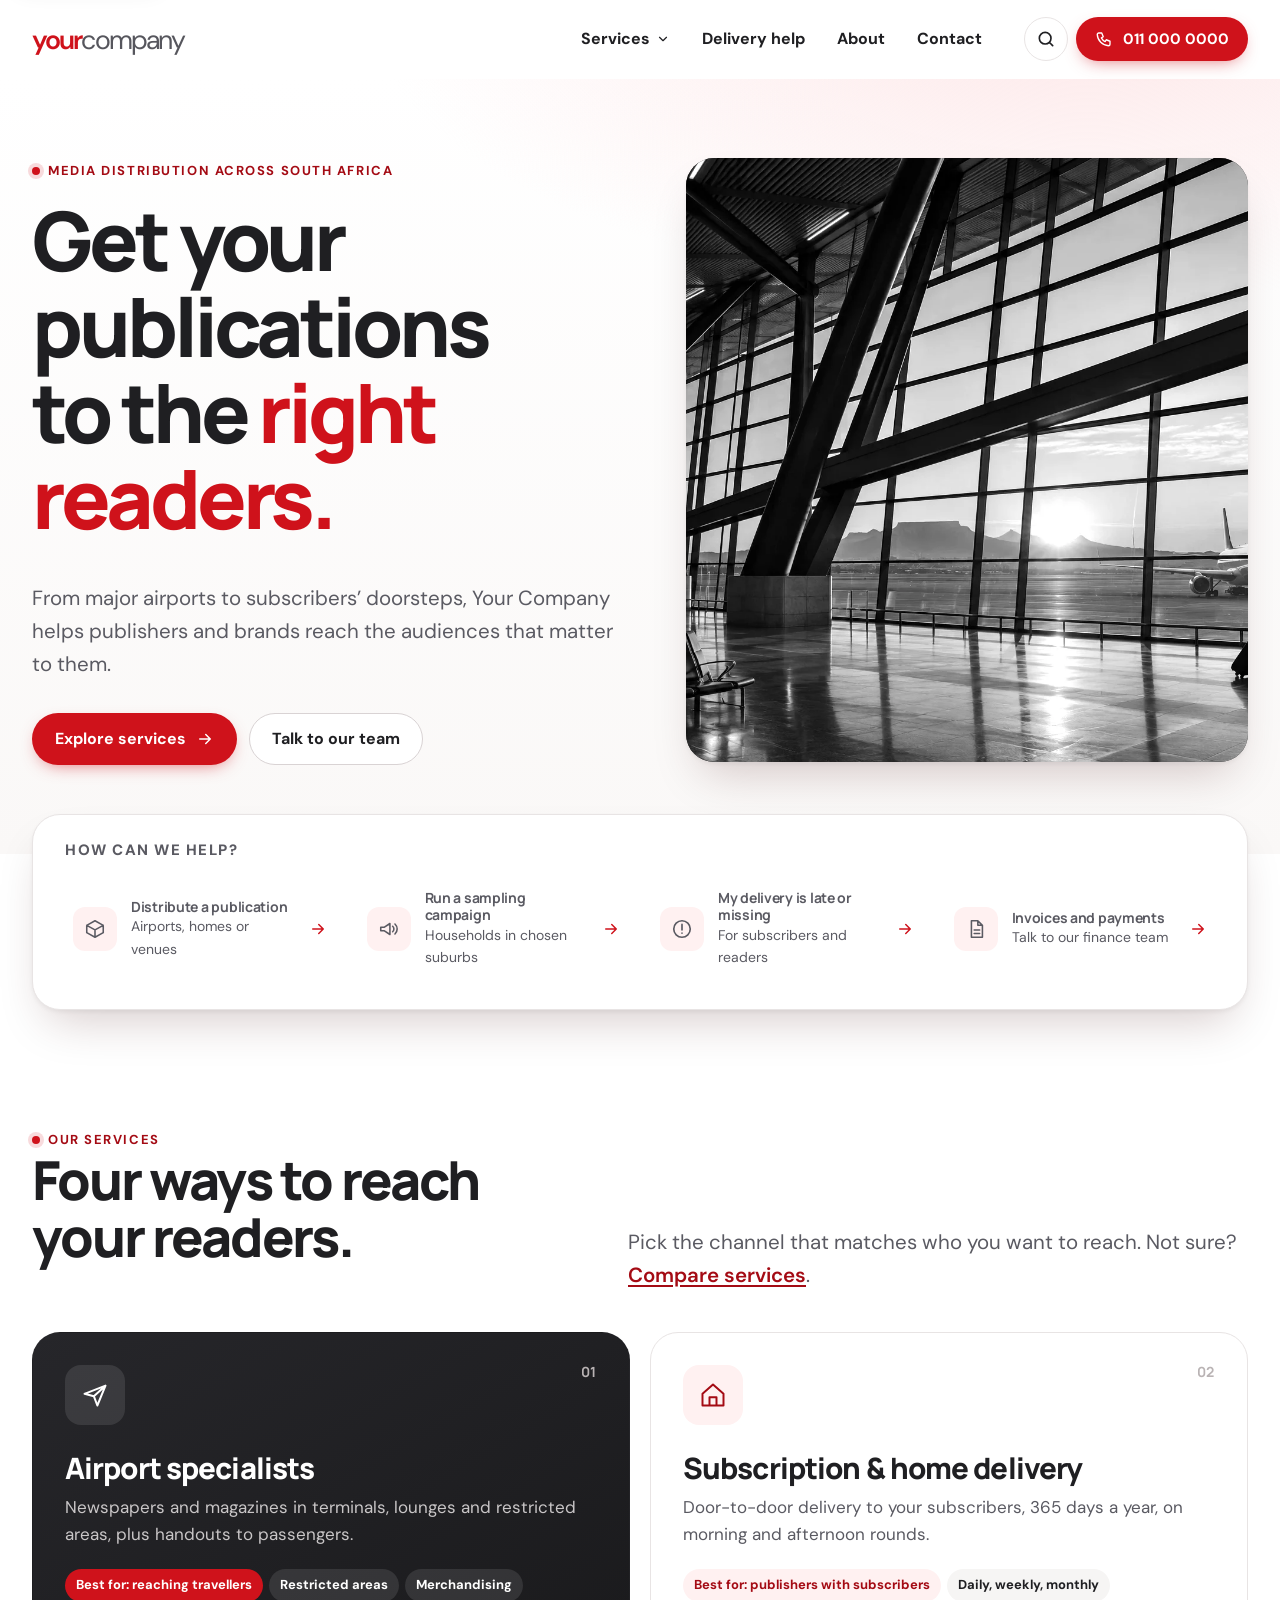
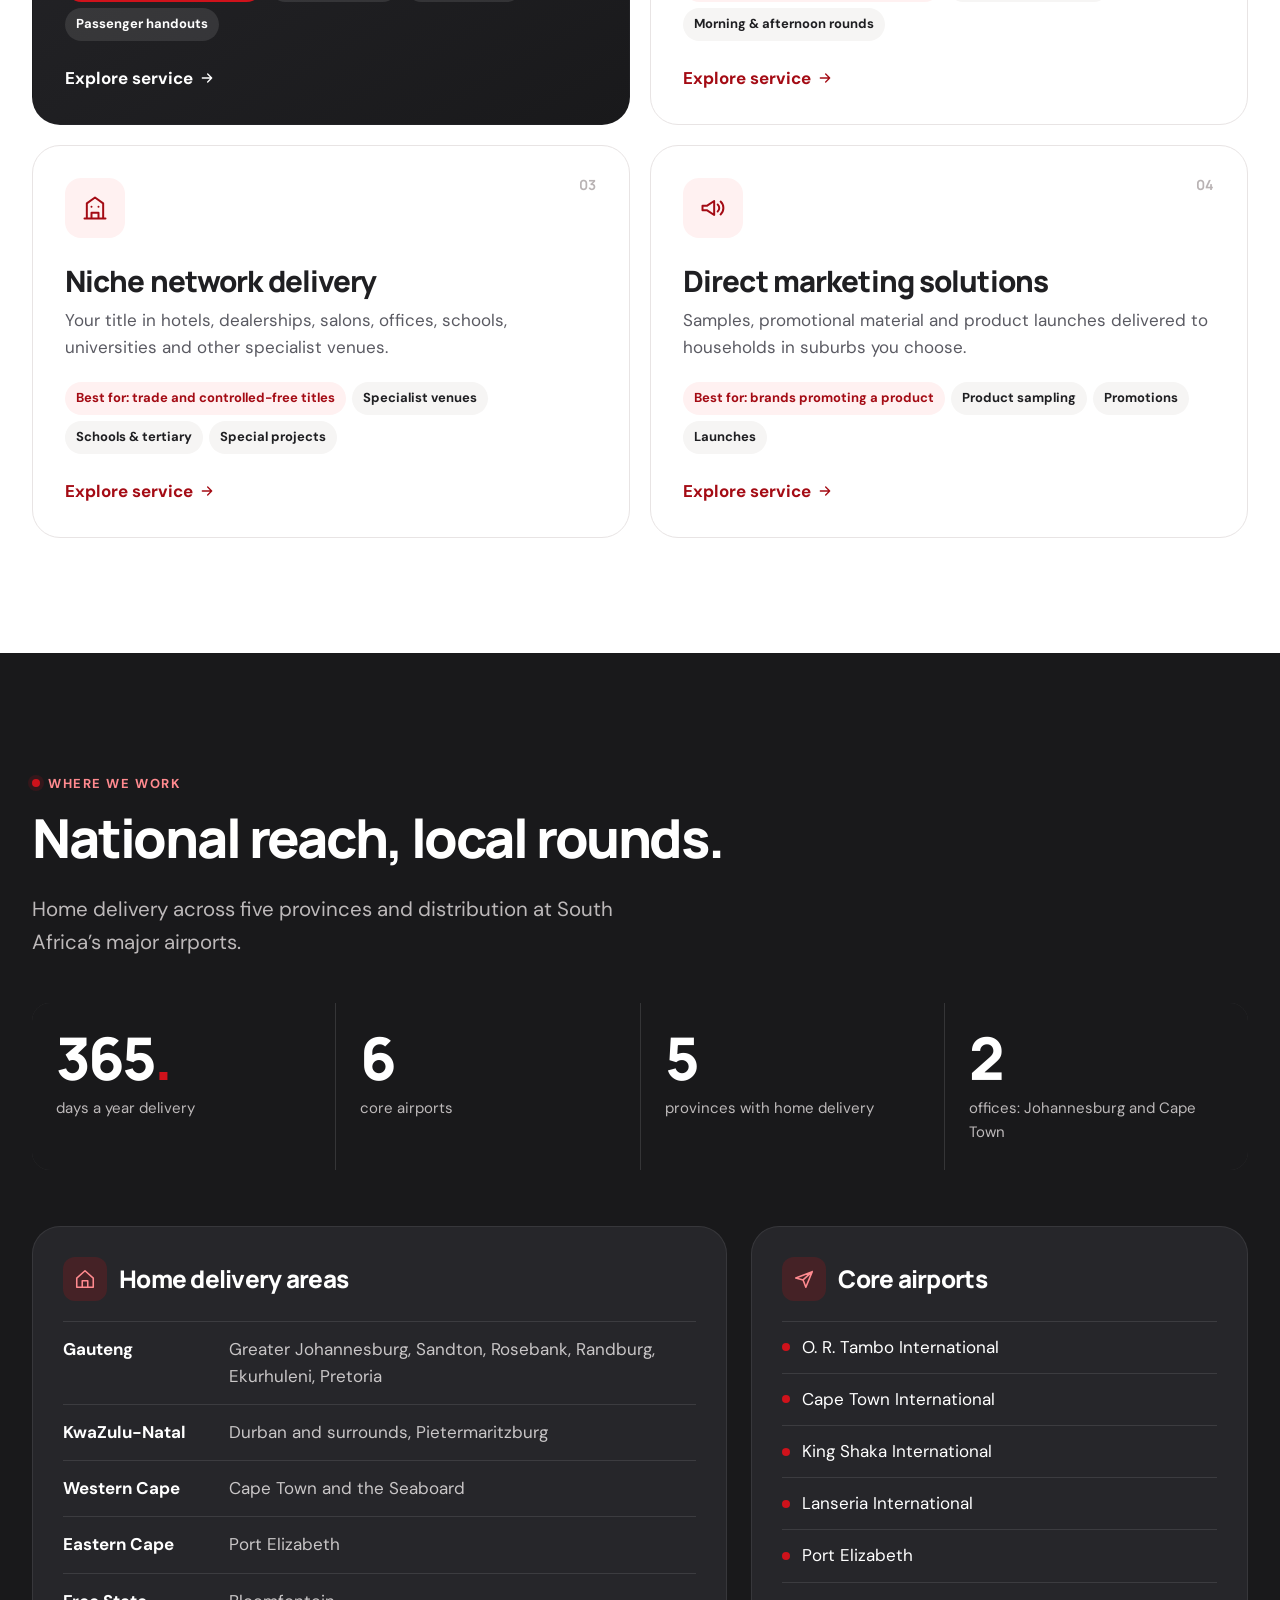
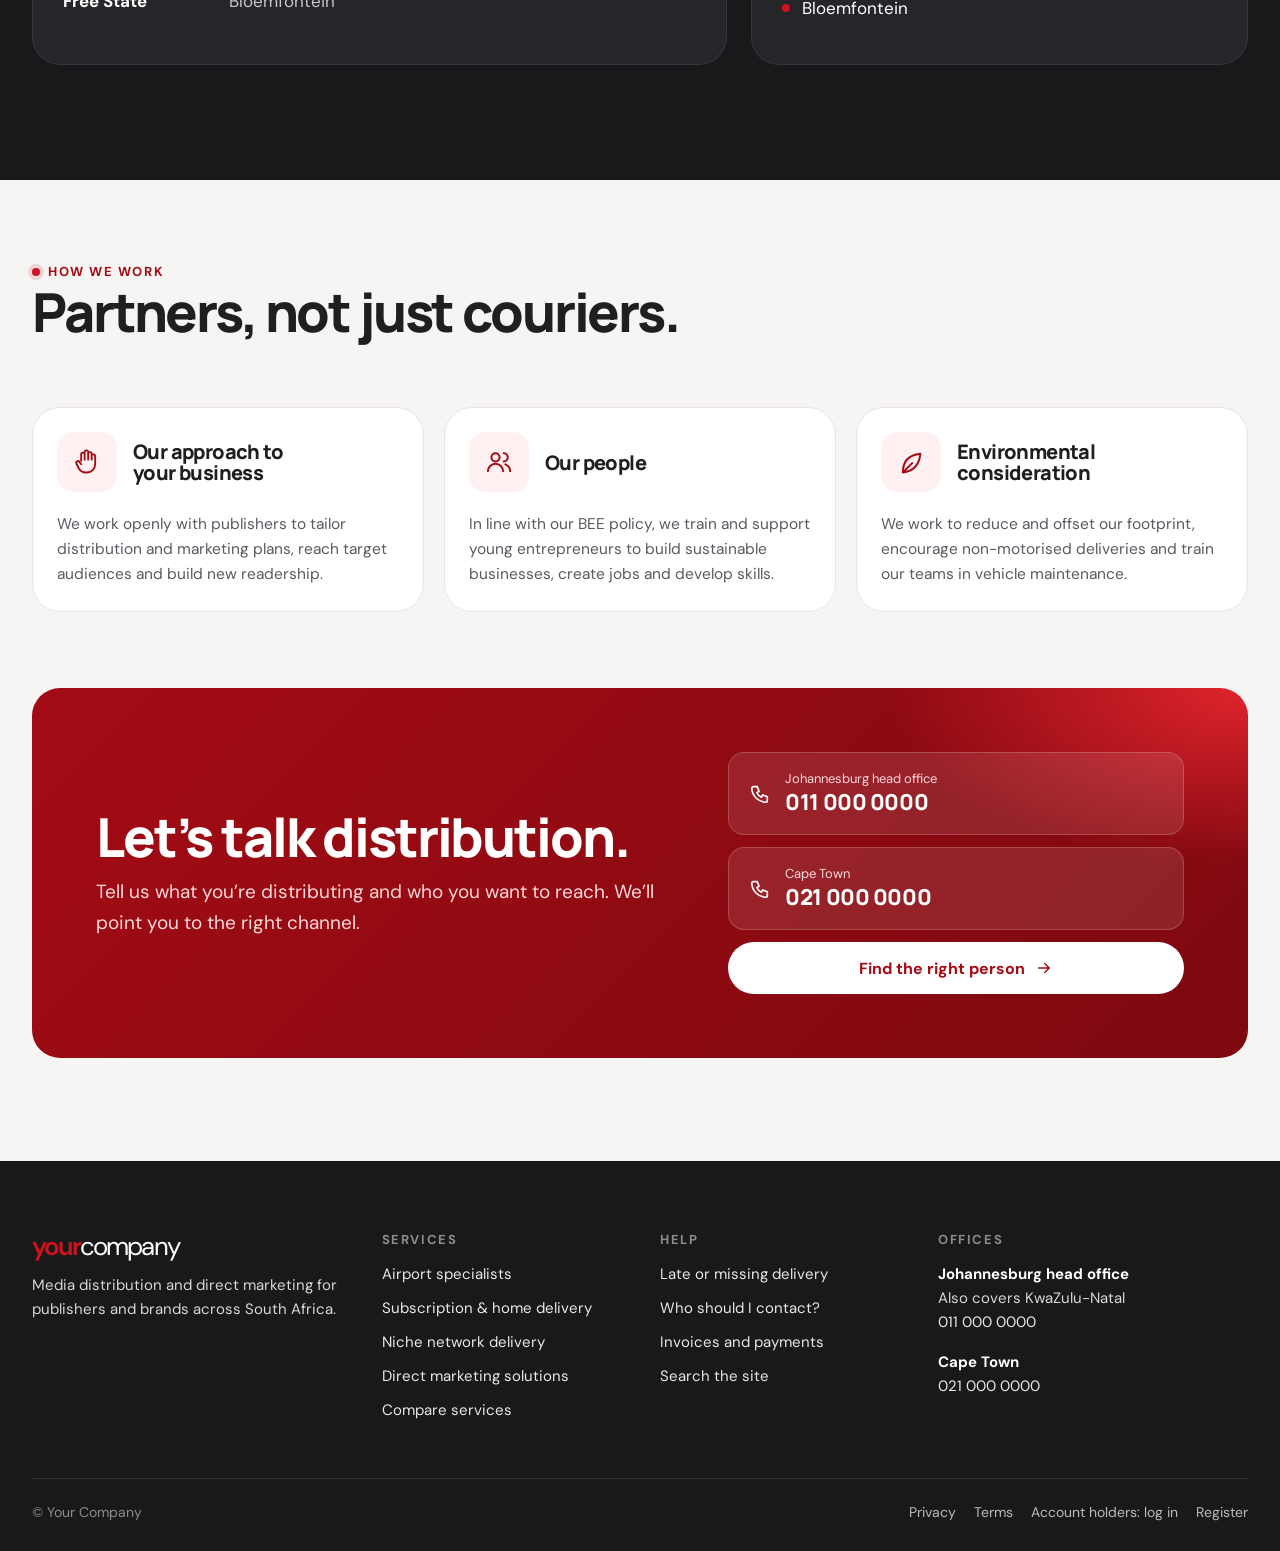
<file: index.html>
<!doctype html>
<html lang="en-ZA"><head><meta charset="utf-8"><meta name="viewport" content="width=device-width, initial-scale=1">
<title>Your Company | Publication distribution &amp; direct marketing in South Africa</title><meta name="description" content="Airport, subscription, niche network and direct marketing distribution for publishers and brands across South Africa. Offices in Johannesburg and Cape Town.">
<meta name="theme-color" content="#cf121b"><link rel="icon" href="favicon.svg" type="image/svg+xml"><link rel="apple-touch-icon" href="apple-touch-icon.png"><meta property="og:type" content="website"><meta property="og:site_name" content="Your Company">
<meta property="og:title" content="Your Company | Publication distribution &amp; direct marketing in South Africa"><meta property="og:description" content="Airport, subscription, niche network and direct marketing distribution for publishers and brands across South Africa. Offices in Johannesburg and Cape Town."><meta property="og:image" content="airport.webp">
<link rel="preconnect" href="https://fonts.googleapis.com"><link rel="preconnect" href="https://fonts.gstatic.com" crossorigin>
<link rel="stylesheet" href="https://fonts.googleapis.com/css2?family=DM+Sans:opsz,wght@9..40,400;9..40,500;9..40,700&amp;family=Manrope:wght@500;700;800&amp;display=swap"><link rel="stylesheet" href="style.css"><script src="site.js" defer></script><script type="application/ld+json">{"@context": "https://schema.org", "@type": "Organization", "name": "Your Company", "url": "https://example.com/", "description": "Media distribution and direct marketing across South Africa.", "location": [{"@type": "Place", "name": "Johannesburg head office", "telephone": "+27 11 000 0000", "address": {"@type": "PostalAddress", "streetAddress": "Unit 1, Example Office Park", "addressLocality": "Johannesburg", "addressCountry": "ZA"}}, {"@type": "Place", "name": "Cape Town office", "telephone": "+27 21 000 0000", "address": {"@type": "PostalAddress", "streetAddress": "Unit 2, Example Business Park, Cape Town", "addressLocality": "Cape Town", "addressCountry": "ZA"}}], "contactPoint": [{"@type": "ContactPoint", "telephone": "+27 11 000 0000", "contactType": "customer service", "areaServed": "ZA"}]}</script></head>
<body><a class="skip" href="#main">Skip to content</a><header class="hdr"><div class="wrap hdr-in">
<a class="brand" href="index.html" aria-label="Your Company home"><span><b>your</b>company</span></a>
<nav class="mainnav" id="mainnav" aria-label="Main"><ul>
<li class="has-menu"><a href="services.html">Services <svg class="chev" viewBox="0 0 24 24" fill="none" stroke="currentColor" stroke-width="2" stroke-linecap="round" stroke-linejoin="round" aria-hidden="true"><path d="m6 9 6 6 6-6"/></svg></a><div class="mega"><div class="mega-grid"><a href="airport.html"><span class="ico"><svg viewBox="0 0 24 24" fill="none" stroke="currentColor" stroke-width="1.7" stroke-linecap="round" stroke-linejoin="round" aria-hidden="true"><path d="M3 11l18-7-7 17-3-8-8-2zm8 2L21 4"/></svg></span><span><strong>Airport specialists</strong><span>Reaching travellers</span></span></a><a href="subscription.html"><span class="ico"><svg viewBox="0 0 24 24" fill="none" stroke="currentColor" stroke-width="1.7" stroke-linecap="round" stroke-linejoin="round" aria-hidden="true"><path d="M3 11l9-8 9 8v10H3zm6 10v-7h6v7"/></svg></span><span><strong>Subscription &amp; home delivery</strong><span>Publishers with subscribers</span></span></a><a href="networks.html"><span class="ico"><svg viewBox="0 0 24 24" fill="none" stroke="currentColor" stroke-width="1.7" stroke-linecap="round" stroke-linejoin="round" aria-hidden="true"><path d="M3 21h18M5 21V8l7-5 7 5v13M9 21v-5h6v5M9 11h.01M15 11h.01"/></svg></span><span><strong>Niche network delivery</strong><span>Trade and controlled-free titles</span></span></a><a href="marketing.html"><span class="ico"><svg viewBox="0 0 24 24" fill="none" stroke="currentColor" stroke-width="1.7" stroke-linecap="round" stroke-linejoin="round" aria-hidden="true"><path d="M3 10v4h4l6 4V6L7 10H3zm13-1a4 4 0 0 1 0 6m2.5-8.5a7.5 7.5 0 0 1 0 11"/></svg></span><span><strong>Direct marketing solutions</strong><span>Brands promoting a product</span></span></a></div><a class="mega-foot link" href="services.html#fit">Not sure which fits? Compare services <svg viewBox="0 0 24 24" fill="none" stroke="currentColor" stroke-width="2" stroke-linecap="round" stroke-linejoin="round" aria-hidden="true"><path d="M5 12h14m-6-6 6 6-6 6"/></svg></a></div></li>
<li><a href="delivery-help.html">Delivery help</a></li>
<li><a href="index.html#about">About</a></li>
<li><a href="contact.html">Contact</a></li>
</ul></nav>
<div class="hdr-actions"><a class="iconbtn" href="search.html" aria-label="Search the site"><svg viewBox="0 0 24 24" fill="none" stroke="currentColor" stroke-width="2" stroke-linecap="round" stroke-linejoin="round" aria-hidden="true"><circle cx="11" cy="11" r="7"/><path d="m20 20-3.5-3.5"/></svg></a><a class="btn btn-sm hdr-call" href="tel:+27110000000"><svg viewBox="0 0 24 24" fill="none" stroke="currentColor" stroke-width="1.8" stroke-linecap="round" stroke-linejoin="round" aria-hidden="true"><path d="M5 4h4l2 5-2.5 1.5a11 11 0 0 0 5 5L15 13l5 2v4a2 2 0 0 1-2 2A16 16 0 0 1 3 6a2 2 0 0 1 2-2"/></svg>011 000 0000</a>
<button class="iconbtn menu-btn" type="button" aria-controls="mainnav" aria-expanded="false" aria-label="Open menu" data-open='<svg viewBox="0 0 24 24" fill="none" stroke="currentColor" stroke-width="2" stroke-linecap="round" stroke-linejoin="round" aria-hidden="true"><path d="M4 7h16M4 12h16M4 17h16"/></svg>' data-close='<svg viewBox="0 0 24 24" fill="none" stroke="currentColor" stroke-width="2" stroke-linecap="round" stroke-linejoin="round" aria-hidden="true"><path d="M6 6l12 12M18 6 6 18"/></svg>'><svg viewBox="0 0 24 24" fill="none" stroke="currentColor" stroke-width="2" stroke-linecap="round" stroke-linejoin="round" aria-hidden="true"><path d="M4 7h16M4 12h16M4 17h16"/></svg></button></div>
</div></header><main id="main">
<section class="hero"><div class="wrap hero-grid">
<div><p class="eyebrow">Media distribution across South Africa</p>
<h1>Get your publications to the <em>right readers.</em></h1>
<p class="lead">From major airports to subscribers’ doorsteps, Your Company helps publishers and brands reach the audiences that matter to them.</p>
<div class="actions"><a class="btn" href="services.html">Explore services <svg viewBox="0 0 24 24" fill="none" stroke="currentColor" stroke-width="2" stroke-linecap="round" stroke-linejoin="round" aria-hidden="true"><path d="M5 12h14m-6-6 6 6-6 6"/></svg></a><a class="btn btn-ghost" href="contact.html#needs">Talk to our team</a></div>
</div>
<div class="hero-media"><figure><img src="airport.webp" alt="Travellers walking through a bright airport terminal" width="1200" height="1300" fetchpriority="high"></figure>
</div>
</div></section>

<section class="paths"><div class="wrap"><div class="paths-card rv"><h2>How can we help?</h2><div class="paths-grid"><a class="path" href="services.html"><span class="ico"><svg viewBox="0 0 24 24" fill="none" stroke="currentColor" stroke-width="1.7" stroke-linecap="round" stroke-linejoin="round" aria-hidden="true"><path d="M21 8 12 3 3 8v8l9 5 9-5zM3 8l9 5 9-5M12 13v8"/></svg></span><span><strong>Distribute a publication</strong><span>Airports, homes or venues</span></span><svg class="arrow" viewBox="0 0 24 24" fill="none" stroke="currentColor" stroke-width="2" stroke-linecap="round" stroke-linejoin="round" aria-hidden="true"><path d="M5 12h14m-6-6 6 6-6 6"/></svg></a><a class="path" href="marketing.html"><span class="ico"><svg viewBox="0 0 24 24" fill="none" stroke="currentColor" stroke-width="1.7" stroke-linecap="round" stroke-linejoin="round" aria-hidden="true"><path d="M3 10v4h4l6 4V6L7 10H3zm13-1a4 4 0 0 1 0 6m2.5-8.5a7.5 7.5 0 0 1 0 11"/></svg></span><span><strong>Run a sampling campaign</strong><span>Households in chosen suburbs</span></span><svg class="arrow" viewBox="0 0 24 24" fill="none" stroke="currentColor" stroke-width="2" stroke-linecap="round" stroke-linejoin="round" aria-hidden="true"><path d="M5 12h14m-6-6 6 6-6 6"/></svg></a><a class="path" href="delivery-help.html"><span class="ico"><svg viewBox="0 0 24 24" fill="none" stroke="currentColor" stroke-width="1.8" stroke-linecap="round" stroke-linejoin="round" aria-hidden="true"><circle cx="12" cy="12" r="9"/><path d="M12 7v6m0 3.5h.01"/></svg></span><span><strong>My delivery is late or missing</strong><span>For subscribers and readers</span></span><svg class="arrow" viewBox="0 0 24 24" fill="none" stroke="currentColor" stroke-width="2" stroke-linecap="round" stroke-linejoin="round" aria-hidden="true"><path d="M5 12h14m-6-6 6 6-6 6"/></svg></a><a class="path" href="contact.html#accounts"><span class="ico"><svg viewBox="0 0 24 24" fill="none" stroke="currentColor" stroke-width="1.7" stroke-linecap="round" stroke-linejoin="round" aria-hidden="true"><path d="M7 3h7l5 5v13H7zM14 3v5h5M10 13h6M10 17h6"/></svg></span><span><strong>Invoices and payments</strong><span>Talk to our finance team</span></span><svg class="arrow" viewBox="0 0 24 24" fill="none" stroke="currentColor" stroke-width="2" stroke-linecap="round" stroke-linejoin="round" aria-hidden="true"><path d="M5 12h14m-6-6 6 6-6 6"/></svg></a></div></div></div></section>

<section class="section" id="services"><div class="wrap">
<div class="section-head"><div><p class="eyebrow">Our services</p><h2>Four ways to reach<br>your readers.</h2></div><p class="lead">Pick the channel that matches who you want to reach. Not sure? <a class="ul" href="services.html#fit">Compare services</a>.</p></div>
<div class="svc-grid"><a class="svc rv svc-feature" href="airport.html"><div class="svc-top"><span class="ico ico-lg"><svg viewBox="0 0 24 24" fill="none" stroke="currentColor" stroke-width="1.7" stroke-linecap="round" stroke-linejoin="round" aria-hidden="true"><path d="M3 11l18-7-7 17-3-8-8-2zm8 2L21 4"/></svg></span><span class="svc-num">01</span></div><h3>Airport specialists</h3><p>Newspapers and magazines in terminals, lounges and restricted areas, plus handouts to passengers.</p><ul class="chips"><li class="best">Best for: reaching travellers</li><li>Restricted areas</li><li>Merchandising</li><li>Passenger handouts</li></ul><span class="link">Explore service <svg viewBox="0 0 24 24" fill="none" stroke="currentColor" stroke-width="2" stroke-linecap="round" stroke-linejoin="round" aria-hidden="true"><path d="M5 12h14m-6-6 6 6-6 6"/></svg></span></a><a class="svc rv" href="subscription.html"><div class="svc-top"><span class="ico ico-lg"><svg viewBox="0 0 24 24" fill="none" stroke="currentColor" stroke-width="1.7" stroke-linecap="round" stroke-linejoin="round" aria-hidden="true"><path d="M3 11l9-8 9 8v10H3zm6 10v-7h6v7"/></svg></span><span class="svc-num">02</span></div><h3>Subscription &amp; home delivery</h3><p>Door-to-door delivery to your subscribers, 365 days a year, on morning and afternoon rounds.</p><ul class="chips"><li class="best">Best for: publishers with subscribers</li><li>Daily, weekly, monthly</li><li>Morning &amp; afternoon rounds</li></ul><span class="link">Explore service <svg viewBox="0 0 24 24" fill="none" stroke="currentColor" stroke-width="2" stroke-linecap="round" stroke-linejoin="round" aria-hidden="true"><path d="M5 12h14m-6-6 6 6-6 6"/></svg></span></a><a class="svc rv" href="networks.html"><div class="svc-top"><span class="ico ico-lg"><svg viewBox="0 0 24 24" fill="none" stroke="currentColor" stroke-width="1.7" stroke-linecap="round" stroke-linejoin="round" aria-hidden="true"><path d="M3 21h18M5 21V8l7-5 7 5v13M9 21v-5h6v5M9 11h.01M15 11h.01"/></svg></span><span class="svc-num">03</span></div><h3>Niche network delivery</h3><p>Your title in hotels, dealerships, salons, offices, schools, universities and other specialist venues.</p><ul class="chips"><li class="best">Best for: trade and controlled-free titles</li><li>Specialist venues</li><li>Schools &amp; tertiary</li><li>Special projects</li></ul><span class="link">Explore service <svg viewBox="0 0 24 24" fill="none" stroke="currentColor" stroke-width="2" stroke-linecap="round" stroke-linejoin="round" aria-hidden="true"><path d="M5 12h14m-6-6 6 6-6 6"/></svg></span></a><a class="svc rv" href="marketing.html"><div class="svc-top"><span class="ico ico-lg"><svg viewBox="0 0 24 24" fill="none" stroke="currentColor" stroke-width="1.7" stroke-linecap="round" stroke-linejoin="round" aria-hidden="true"><path d="M3 10v4h4l6 4V6L7 10H3zm13-1a4 4 0 0 1 0 6m2.5-8.5a7.5 7.5 0 0 1 0 11"/></svg></span><span class="svc-num">04</span></div><h3>Direct marketing solutions</h3><p>Samples, promotional material and product launches delivered to households in suburbs you choose.</p><ul class="chips"><li class="best">Best for: brands promoting a product</li><li>Product sampling</li><li>Promotions</li><li>Launches</li></ul><span class="link">Explore service <svg viewBox="0 0 24 24" fill="none" stroke="currentColor" stroke-width="2" stroke-linecap="round" stroke-linejoin="round" aria-hidden="true"><path d="M5 12h14m-6-6 6 6-6 6"/></svg></span></a></div>
</div></section>

<section class="section dark" id="coverage"><div class="wrap">
<p class="eyebrow">Where we work</p><h2>National reach, local rounds.</h2>
<p class="lead">Home delivery across five provinces and distribution at South Africa’s major airports.</p>
<div class="stats">
<div class="stat rv"><strong>365<span>.</span></strong><p>days a year delivery</p></div>
<div class="stat rv"><strong>6</strong><p>core airports</p></div>
<div class="stat rv"><strong>5</strong><p>provinces with home delivery</p></div>
<div class="stat rv"><strong>2</strong><p>offices: Johannesburg and Cape Town</p></div>
</div>
<div class="cover-grid">
<div class="panel rv"><h3><span class="ico"><svg viewBox="0 0 24 24" fill="none" stroke="currentColor" stroke-width="1.7" stroke-linecap="round" stroke-linejoin="round" aria-hidden="true"><path d="M3 11l9-8 9 8v10H3zm6 10v-7h6v7"/></svg></span>Home delivery areas</h3><dl class="regions">
<div><dt>Gauteng</dt><dd>Greater Johannesburg, Sandton, Rosebank, Randburg, Ekurhuleni, Pretoria</dd></div>
<div><dt>KwaZulu-Natal</dt><dd>Durban and surrounds, Pietermaritzburg</dd></div>
<div><dt>Western Cape</dt><dd>Cape Town and the Seaboard</dd></div>
<div><dt>Eastern Cape</dt><dd>Port Elizabeth</dd></div>
<div><dt>Free State</dt><dd>Bloemfontein</dd></div></dl></div>
<div class="panel rv"><h3><span class="ico"><svg viewBox="0 0 24 24" fill="none" stroke="currentColor" stroke-width="1.7" stroke-linecap="round" stroke-linejoin="round" aria-hidden="true"><path d="M3 11l18-7-7 17-3-8-8-2zm8 2L21 4"/></svg></span>Core airports</h3><ul class="airports"><li>O. R. Tambo International</li><li>Cape Town International</li><li>King Shaka International</li><li>Lanseria International</li><li>Port Elizabeth</li><li>Bloemfontein</li></ul></div>
</div></div></section>

<section class="section soft" id="about"><div class="wrap">
<div class="section-head"><div><p class="eyebrow">How we work</p><h2>Partners, not just couriers.</h2></div></div>
<div class="values">
<article class="value rv"><span class="ico ico-lg"><svg viewBox="0 0 24 24" fill="none" stroke="currentColor" stroke-width="1.6" stroke-linecap="round" stroke-linejoin="round" aria-hidden="true"><path d="M7 11V5.5a1.5 1.5 0 0 1 3 0V10m0-5.5v-1a1.5 1.5 0 0 1 3 0V10m0-5a1.5 1.5 0 0 1 3 0v5m0-3a1.5 1.5 0 0 1 3 0v7a7 7 0 0 1-7 7h-1a7 7 0 0 1-6-3.4L3 13.5a1.5 1.5 0 0 1 2.6-1.5L7 14"/></svg></span><h3>Our approach to your business</h3><p>We work openly with publishers to tailor distribution and marketing plans, reach target audiences and build new readership.</p></article>
<article class="value rv"><span class="ico ico-lg"><svg viewBox="0 0 24 24" fill="none" stroke="currentColor" stroke-width="1.7" stroke-linecap="round" stroke-linejoin="round" aria-hidden="true"><circle cx="9" cy="8" r="3.5"/><path d="M2.5 20a6.5 6.5 0 0 1 13 0M16 4.5a3.5 3.5 0 0 1 0 7m5.5 8.5a6.5 6.5 0 0 0-4-6"/></svg></span><h3>Our people</h3><p>In line with our BEE policy, we train and support young entrepreneurs to build sustainable businesses, create jobs and develop skills.</p></article>
<article class="value rv"><span class="ico ico-lg"><svg viewBox="0 0 24 24" fill="none" stroke="currentColor" stroke-width="1.7" stroke-linecap="round" stroke-linejoin="round" aria-hidden="true"><path d="M5 21c0-9 5-15 15-16-1 10-7 15-15 16zm0 0 8-8"/></svg></span><h3>Environmental consideration</h3><p>We work to reduce and offset our footprint, encourage non-motorised deliveries and train our teams in vehicle maintenance.</p></article>
</div></div></section>
<div class="soft"><section class="cta"><div class="wrap"><div class="cta-box rv">
<div><h2>Let’s talk distribution.</h2><p>Tell us what you’re distributing and who you want to reach. We’ll point you to the right channel.</p></div>
<div class="cta-actions"><a class="cta-phone" href="tel:+27110000000"><svg viewBox="0 0 24 24" fill="none" stroke="currentColor" stroke-width="1.8" stroke-linecap="round" stroke-linejoin="round" aria-hidden="true"><path d="M5 4h4l2 5-2.5 1.5a11 11 0 0 0 5 5L15 13l5 2v4a2 2 0 0 1-2 2A16 16 0 0 1 3 6a2 2 0 0 1 2-2"/></svg><span><small>Johannesburg head office</small><strong>011 000 0000</strong></span></a><a class="cta-phone" href="tel:+27210000000"><svg viewBox="0 0 24 24" fill="none" stroke="currentColor" stroke-width="1.8" stroke-linecap="round" stroke-linejoin="round" aria-hidden="true"><path d="M5 4h4l2 5-2.5 1.5a11 11 0 0 0 5 5L15 13l5 2v4a2 2 0 0 1-2 2A16 16 0 0 1 3 6a2 2 0 0 1 2-2"/></svg><span><small>Cape Town</small><strong>021 000 0000</strong></span></a><a class="btn btn-white" href="contact.html#needs">Find the right person <svg viewBox="0 0 24 24" fill="none" stroke="currentColor" stroke-width="2" stroke-linecap="round" stroke-linejoin="round" aria-hidden="true"><path d="M5 12h14m-6-6 6 6-6 6"/></svg></a></div>
</div></div></section></div></main><footer><div class="wrap">
<div class="foot-grid">
<div><div class="foot-brand"><b>your</b>company</div><p>Media distribution and direct marketing for publishers and brands across South Africa.</p></div>
<div><h2>Services</h2><ul><li><a href="airport.html">Airport specialists</a></li><li><a href="subscription.html">Subscription &amp; home delivery</a></li><li><a href="networks.html">Niche network delivery</a></li><li><a href="marketing.html">Direct marketing solutions</a></li><li><a href="services.html#fit">Compare services</a></li></ul></div>
<div><h2>Help</h2><ul><li><a href="delivery-help.html">Late or missing delivery</a></li><li><a href="contact.html#needs">Who should I contact?</a></li><li><a href="contact.html#accounts">Invoices and payments</a></li><li><a href="search.html">Search the site</a></li></ul></div>
<div><h2>Offices</h2>
<div class="foot-office"><strong>Johannesburg head office</strong>Also covers KwaZulu-Natal<br><a href="tel:+27110000000">011 000 0000</a></div>
<div class="foot-office"><strong>Cape Town</strong><a href="tel:+27210000000">021 000 0000</a></div></div>
</div>
<div class="foot-bottom"><span>© Your Company</span><nav aria-label="Legal and account"><a href="https://example.com/Privacy">Privacy</a><a href="https://example.com/Terms">Terms</a><a href="https://example.com/Login">Account holders: log in</a><a href="https://example.com/Register">Register</a></nav></div>
</div></footer>
<div class="qbar" aria-label="Quick contact"><a class="btn btn-ghost" href="tel:+27110000000"><svg viewBox="0 0 24 24" fill="none" stroke="currentColor" stroke-width="1.8" stroke-linecap="round" stroke-linejoin="round" aria-hidden="true"><path d="M5 4h4l2 5-2.5 1.5a11 11 0 0 0 5 5L15 13l5 2v4a2 2 0 0 1-2 2A16 16 0 0 1 3 6a2 2 0 0 1 2-2"/></svg>Call us</a><a class="btn" href="contact.html#needs">Who to contact</a></div>
</body></html>
</file>
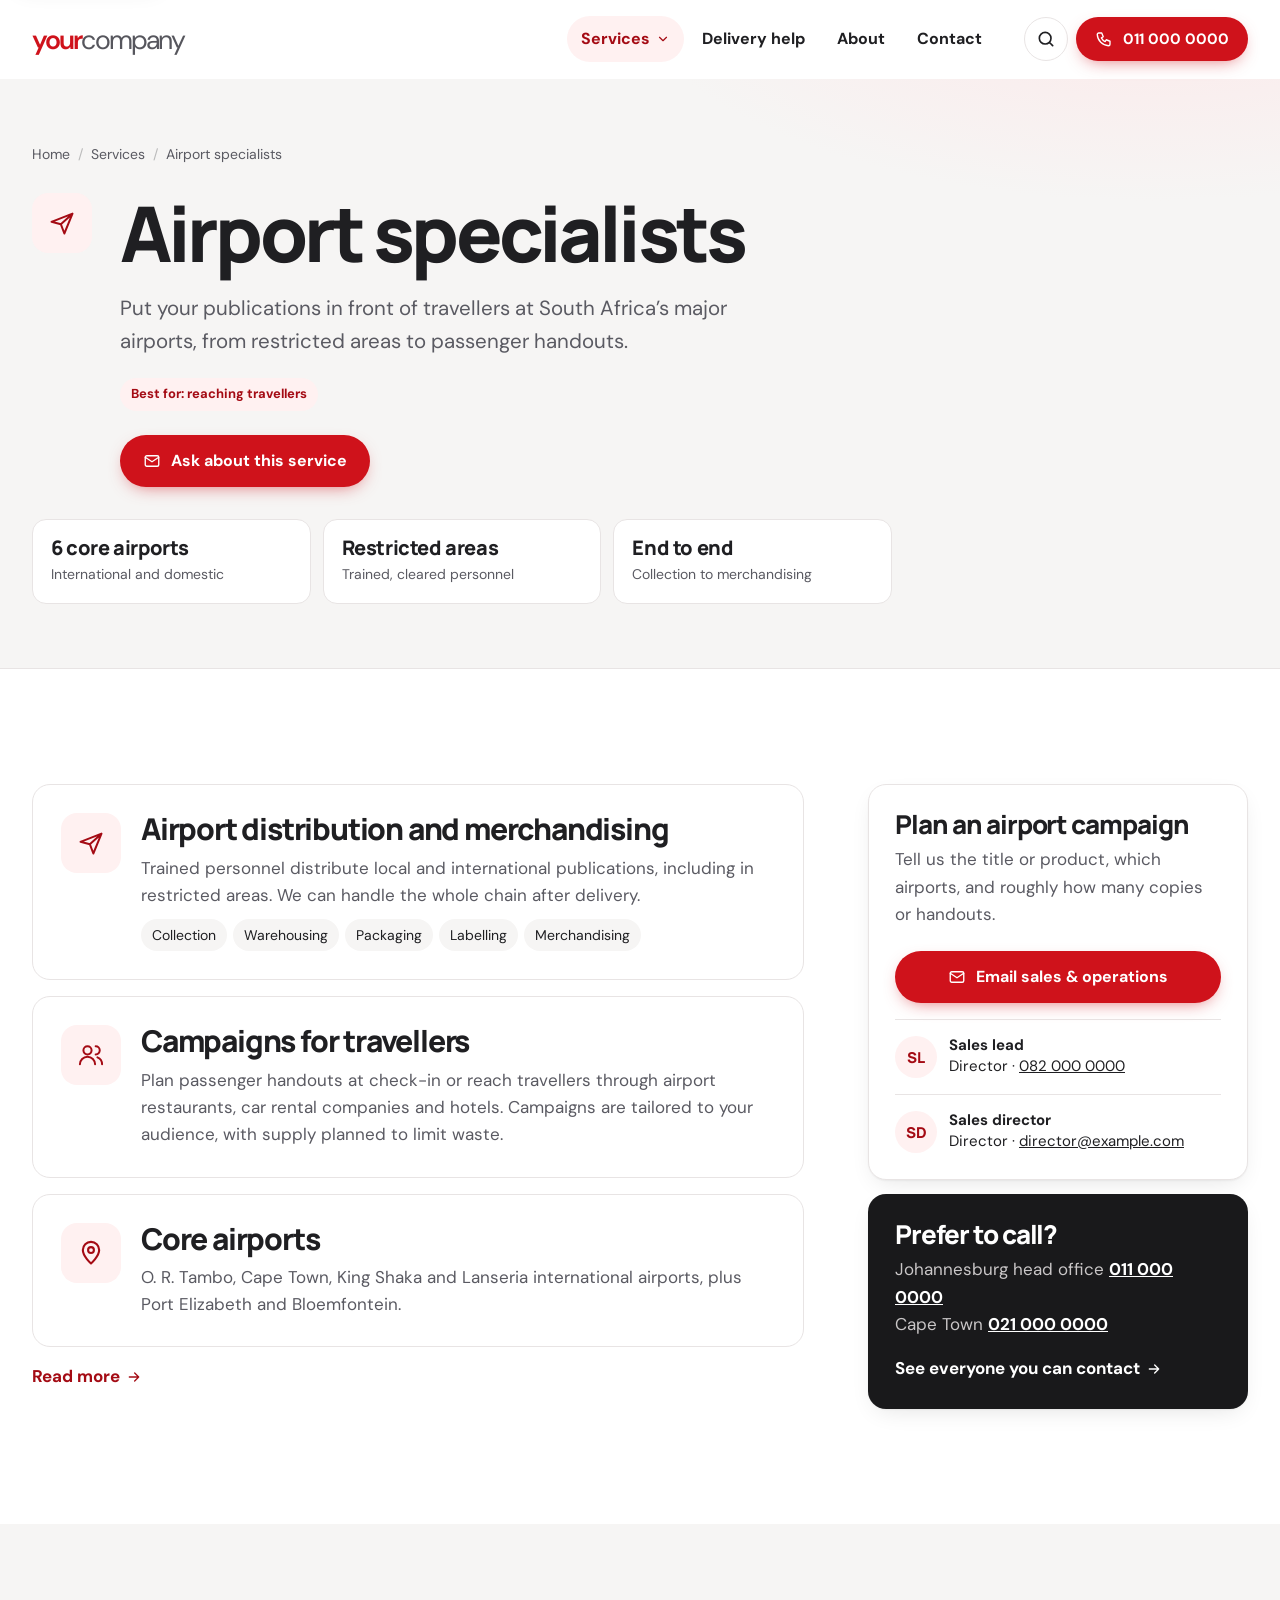
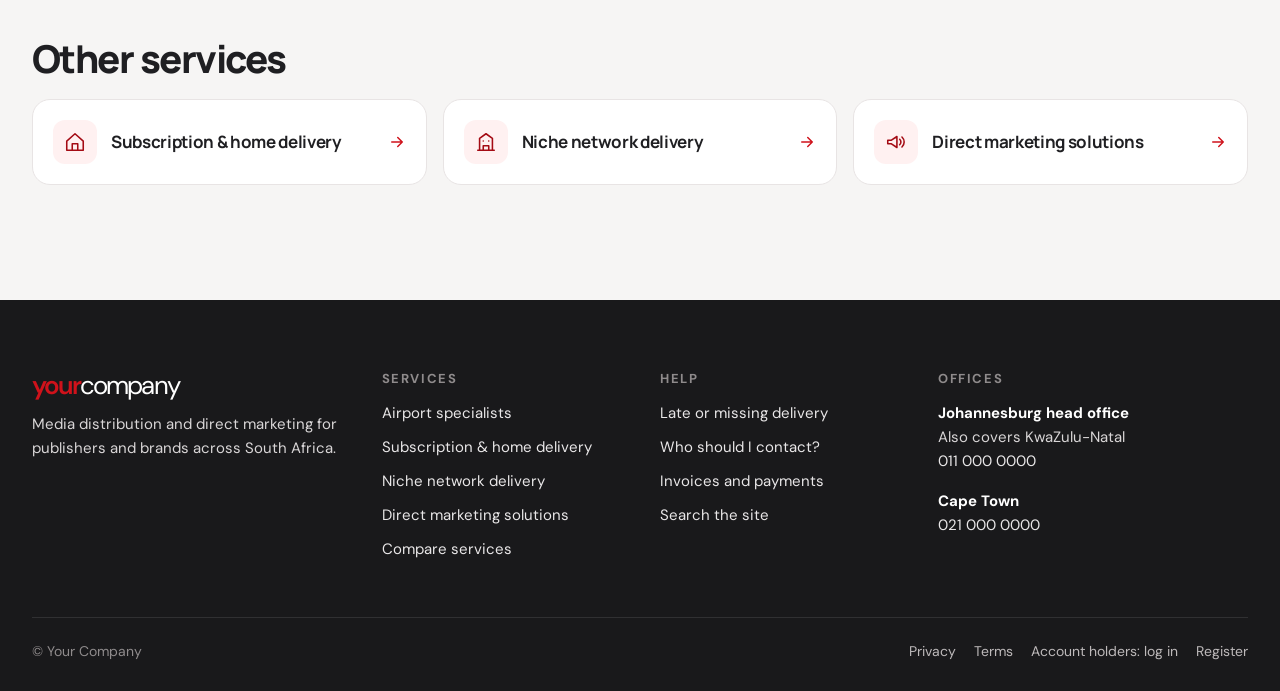
<file: airport.html>
<!doctype html>
<html lang="en-ZA"><head><meta charset="utf-8"><meta name="viewport" content="width=device-width, initial-scale=1">
<title>Airport specialists | Your Company</title><meta name="description" content="Newspapers and magazines in terminals, lounges and restricted areas, plus handouts to passengers.">
<meta name="theme-color" content="#cf121b"><link rel="icon" href="favicon.svg" type="image/svg+xml"><link rel="apple-touch-icon" href="apple-touch-icon.png"><meta property="og:type" content="website"><meta property="og:site_name" content="Your Company">
<meta property="og:title" content="Airport specialists | Your Company"><meta property="og:description" content="Newspapers and magazines in terminals, lounges and restricted areas, plus handouts to passengers."><meta property="og:image" content="airport.webp">
<link rel="preconnect" href="https://fonts.googleapis.com"><link rel="preconnect" href="https://fonts.gstatic.com" crossorigin>
<link rel="stylesheet" href="https://fonts.googleapis.com/css2?family=DM+Sans:opsz,wght@9..40,400;9..40,500;9..40,700&amp;family=Manrope:wght@500;700;800&amp;display=swap"><link rel="stylesheet" href="style.css"><script src="site.js" defer></script></head>
<body><a class="skip" href="#main">Skip to content</a><header class="hdr"><div class="wrap hdr-in">
<a class="brand" href="index.html" aria-label="Your Company home"><span><b>your</b>company</span></a>
<nav class="mainnav" id="mainnav" aria-label="Main"><ul>
<li class="has-menu"><a href="services.html" aria-current="page">Services <svg class="chev" viewBox="0 0 24 24" fill="none" stroke="currentColor" stroke-width="2" stroke-linecap="round" stroke-linejoin="round" aria-hidden="true"><path d="m6 9 6 6 6-6"/></svg></a><div class="mega"><div class="mega-grid"><a href="airport.html"><span class="ico"><svg viewBox="0 0 24 24" fill="none" stroke="currentColor" stroke-width="1.7" stroke-linecap="round" stroke-linejoin="round" aria-hidden="true"><path d="M3 11l18-7-7 17-3-8-8-2zm8 2L21 4"/></svg></span><span><strong>Airport specialists</strong><span>Reaching travellers</span></span></a><a href="subscription.html"><span class="ico"><svg viewBox="0 0 24 24" fill="none" stroke="currentColor" stroke-width="1.7" stroke-linecap="round" stroke-linejoin="round" aria-hidden="true"><path d="M3 11l9-8 9 8v10H3zm6 10v-7h6v7"/></svg></span><span><strong>Subscription &amp; home delivery</strong><span>Publishers with subscribers</span></span></a><a href="networks.html"><span class="ico"><svg viewBox="0 0 24 24" fill="none" stroke="currentColor" stroke-width="1.7" stroke-linecap="round" stroke-linejoin="round" aria-hidden="true"><path d="M3 21h18M5 21V8l7-5 7 5v13M9 21v-5h6v5M9 11h.01M15 11h.01"/></svg></span><span><strong>Niche network delivery</strong><span>Trade and controlled-free titles</span></span></a><a href="marketing.html"><span class="ico"><svg viewBox="0 0 24 24" fill="none" stroke="currentColor" stroke-width="1.7" stroke-linecap="round" stroke-linejoin="round" aria-hidden="true"><path d="M3 10v4h4l6 4V6L7 10H3zm13-1a4 4 0 0 1 0 6m2.5-8.5a7.5 7.5 0 0 1 0 11"/></svg></span><span><strong>Direct marketing solutions</strong><span>Brands promoting a product</span></span></a></div><a class="mega-foot link" href="services.html#fit">Not sure which fits? Compare services <svg viewBox="0 0 24 24" fill="none" stroke="currentColor" stroke-width="2" stroke-linecap="round" stroke-linejoin="round" aria-hidden="true"><path d="M5 12h14m-6-6 6 6-6 6"/></svg></a></div></li>
<li><a href="delivery-help.html">Delivery help</a></li>
<li><a href="index.html#about">About</a></li>
<li><a href="contact.html">Contact</a></li>
</ul></nav>
<div class="hdr-actions"><a class="iconbtn" href="search.html" aria-label="Search the site"><svg viewBox="0 0 24 24" fill="none" stroke="currentColor" stroke-width="2" stroke-linecap="round" stroke-linejoin="round" aria-hidden="true"><circle cx="11" cy="11" r="7"/><path d="m20 20-3.5-3.5"/></svg></a><a class="btn btn-sm hdr-call" href="tel:+27110000000"><svg viewBox="0 0 24 24" fill="none" stroke="currentColor" stroke-width="1.8" stroke-linecap="round" stroke-linejoin="round" aria-hidden="true"><path d="M5 4h4l2 5-2.5 1.5a11 11 0 0 0 5 5L15 13l5 2v4a2 2 0 0 1-2 2A16 16 0 0 1 3 6a2 2 0 0 1 2-2"/></svg>011 000 0000</a>
<button class="iconbtn menu-btn" type="button" aria-controls="mainnav" aria-expanded="false" aria-label="Open menu" data-open='<svg viewBox="0 0 24 24" fill="none" stroke="currentColor" stroke-width="2" stroke-linecap="round" stroke-linejoin="round" aria-hidden="true"><path d="M4 7h16M4 12h16M4 17h16"/></svg>' data-close='<svg viewBox="0 0 24 24" fill="none" stroke="currentColor" stroke-width="2" stroke-linecap="round" stroke-linejoin="round" aria-hidden="true"><path d="M6 6l12 12M18 6 6 18"/></svg>'><svg viewBox="0 0 24 24" fill="none" stroke="currentColor" stroke-width="2" stroke-linecap="round" stroke-linejoin="round" aria-hidden="true"><path d="M4 7h16M4 12h16M4 17h16"/></svg></button></div>
</div></header><main id="main">
<section class="phero"><div class="wrap"><ol class="crumbs"><li><a href="index.html">Home</a></li><li><a href="services.html">Services</a></li><li aria-current="page">Airport specialists</li></ol>
<div class="phero-svc"><span class="ico ico-lg"><svg viewBox="0 0 24 24" fill="none" stroke="currentColor" stroke-width="1.7" stroke-linecap="round" stroke-linejoin="round" aria-hidden="true"><path d="M3 11l18-7-7 17-3-8-8-2zm8 2L21 4"/></svg></span><div><h1>Airport specialists</h1><p class="lead">Put your publications in front of travellers at South Africa’s major airports, from restricted areas to passenger handouts.</p>
<ul class="chips"><li class="best">Best for: reaching travellers</li></ul><a class="btn" href="#ask"><svg viewBox="0 0 24 24" fill="none" stroke="currentColor" stroke-width="1.8" stroke-linecap="round" stroke-linejoin="round" aria-hidden="true"><rect x="3" y="5" width="18" height="14" rx="2"/><path d="m3 7 9 6 9-6"/></svg>Ask about this service</a></div></div>
<div class="facts"><div class="fact"><strong>6 core airports</strong><span>International and domestic</span></div><div class="fact"><strong>Restricted areas</strong><span>Trained, cleared personnel</span></div><div class="fact"><strong>End to end</strong><span>Collection to merchandising</span></div></div></div></section>
<section class="section"><div class="wrap detail"><div class="blocks"><section class="block rv"><span class="ico ico-lg"><svg viewBox="0 0 24 24" fill="none" stroke="currentColor" stroke-width="1.7" stroke-linecap="round" stroke-linejoin="round" aria-hidden="true"><path d="M3 11l18-7-7 17-3-8-8-2zm8 2L21 4"/></svg></span><div><h2>Airport distribution and merchandising</h2><p>Trained personnel distribute local and international publications, including in restricted areas. We can handle the whole chain after delivery.</p><ul><li>Collection</li><li>Warehousing</li><li>Packaging</li><li>Labelling</li><li>Merchandising</li></ul></div></section><section class="block rv"><span class="ico ico-lg"><svg viewBox="0 0 24 24" fill="none" stroke="currentColor" stroke-width="1.7" stroke-linecap="round" stroke-linejoin="round" aria-hidden="true"><circle cx="9" cy="8" r="3.5"/><path d="M2.5 20a6.5 6.5 0 0 1 13 0M16 4.5a3.5 3.5 0 0 1 0 7m5.5 8.5a6.5 6.5 0 0 0-4-6"/></svg></span><div><h2>Campaigns for travellers</h2><p>Plan passenger handouts at check-in or reach travellers through airport restaurants, car rental companies and hotels. Campaigns are tailored to your audience, with supply planned to limit waste.</p></div></section><section class="block rv"><span class="ico ico-lg"><svg viewBox="0 0 24 24" fill="none" stroke="currentColor" stroke-width="1.8" stroke-linecap="round" stroke-linejoin="round" aria-hidden="true"><path d="M12 21s-7-6.2-7-11.5A7 7 0 0 1 19 9.5C19 14.8 12 21 12 21z"/><circle cx="12" cy="9.5" r="2.5"/></svg></span><div><h2>Core airports</h2><p>O. R. Tambo, Cape Town, King Shaka and Lanseria international airports, plus Port Elizabeth and Bloemfontein.</p></div></section>
<p><a class="link" href="https://example.com/Our-Services/Airport-Specialists">Read more <svg viewBox="0 0 24 24" fill="none" stroke="currentColor" stroke-width="2" stroke-linecap="round" stroke-linejoin="round" aria-hidden="true"><path d="M5 12h14m-6-6 6 6-6 6"/></svg></a></p></div>
<aside class="aside" id="ask"><div class="card"><h2>Plan an airport campaign</h2><p>Tell us the title or product, which airports, and roughly how many copies or handouts.</p>
<a class="btn" href="mailto:sales@example.com?subject=Airport%20specialists%20enquiry"><svg viewBox="0 0 24 24" fill="none" stroke="currentColor" stroke-width="1.8" stroke-linecap="round" stroke-linejoin="round" aria-hidden="true"><rect x="3" y="5" width="18" height="14" rx="2"/><path d="m3 7 9 6 9-6"/></svg>Email sales &amp; operations</a>
<div class="mini"><span class="avatar">SL</span><span><strong>Sales lead</strong>Director · <a href="tel:+27820000000">082 000 0000</a></span></div>
<div class="mini"><span class="avatar">SD</span><span><strong>Sales director</strong>Director · <a href="mailto:director@example.com">director@example.com</a></span></div></div><div class="card card-dark"><h2>Prefer to call?</h2><p>Johannesburg head office <a href="tel:+27110000000" style="color:#fff;font-weight:700">011 000 0000</a><br>Cape Town <a href="tel:+27210000000" style="color:#fff;font-weight:700">021 000 0000</a></p><a class="link" style="color:#fff" href="contact.html#needs">See everyone you can contact <svg viewBox="0 0 24 24" fill="none" stroke="currentColor" stroke-width="2" stroke-linecap="round" stroke-linejoin="round" aria-hidden="true"><path d="M5 12h14m-6-6 6 6-6 6"/></svg></a></div></aside></div></section>
<section class="section soft"><div class="wrap"><h2 style="font-size:clamp(28px,3vw,40px)">Other services</h2><div class="others"><a class="other" href="subscription.html"><span class="ico"><svg viewBox="0 0 24 24" fill="none" stroke="currentColor" stroke-width="1.7" stroke-linecap="round" stroke-linejoin="round" aria-hidden="true"><path d="M3 11l9-8 9 8v10H3zm6 10v-7h6v7"/></svg></span><strong>Subscription &amp; home delivery</strong><svg class="arrow" viewBox="0 0 24 24" fill="none" stroke="currentColor" stroke-width="2" stroke-linecap="round" stroke-linejoin="round" aria-hidden="true"><path d="M5 12h14m-6-6 6 6-6 6"/></svg></a><a class="other" href="networks.html"><span class="ico"><svg viewBox="0 0 24 24" fill="none" stroke="currentColor" stroke-width="1.7" stroke-linecap="round" stroke-linejoin="round" aria-hidden="true"><path d="M3 21h18M5 21V8l7-5 7 5v13M9 21v-5h6v5M9 11h.01M15 11h.01"/></svg></span><strong>Niche network delivery</strong><svg class="arrow" viewBox="0 0 24 24" fill="none" stroke="currentColor" stroke-width="2" stroke-linecap="round" stroke-linejoin="round" aria-hidden="true"><path d="M5 12h14m-6-6 6 6-6 6"/></svg></a><a class="other" href="marketing.html"><span class="ico"><svg viewBox="0 0 24 24" fill="none" stroke="currentColor" stroke-width="1.7" stroke-linecap="round" stroke-linejoin="round" aria-hidden="true"><path d="M3 10v4h4l6 4V6L7 10H3zm13-1a4 4 0 0 1 0 6m2.5-8.5a7.5 7.5 0 0 1 0 11"/></svg></span><strong>Direct marketing solutions</strong><svg class="arrow" viewBox="0 0 24 24" fill="none" stroke="currentColor" stroke-width="2" stroke-linecap="round" stroke-linejoin="round" aria-hidden="true"><path d="M5 12h14m-6-6 6 6-6 6"/></svg></a></div></div></section></main><footer><div class="wrap">
<div class="foot-grid">
<div><div class="foot-brand"><b>your</b>company</div><p>Media distribution and direct marketing for publishers and brands across South Africa.</p></div>
<div><h2>Services</h2><ul><li><a href="airport.html">Airport specialists</a></li><li><a href="subscription.html">Subscription &amp; home delivery</a></li><li><a href="networks.html">Niche network delivery</a></li><li><a href="marketing.html">Direct marketing solutions</a></li><li><a href="services.html#fit">Compare services</a></li></ul></div>
<div><h2>Help</h2><ul><li><a href="delivery-help.html">Late or missing delivery</a></li><li><a href="contact.html#needs">Who should I contact?</a></li><li><a href="contact.html#accounts">Invoices and payments</a></li><li><a href="search.html">Search the site</a></li></ul></div>
<div><h2>Offices</h2>
<div class="foot-office"><strong>Johannesburg head office</strong>Also covers KwaZulu-Natal<br><a href="tel:+27110000000">011 000 0000</a></div>
<div class="foot-office"><strong>Cape Town</strong><a href="tel:+27210000000">021 000 0000</a></div></div>
</div>
<div class="foot-bottom"><span>© Your Company</span><nav aria-label="Legal and account"><a href="https://example.com/Privacy">Privacy</a><a href="https://example.com/Terms">Terms</a><a href="https://example.com/Login">Account holders: log in</a><a href="https://example.com/Register">Register</a></nav></div>
</div></footer>
<div class="qbar" aria-label="Quick contact"><a class="btn btn-ghost" href="tel:+27110000000"><svg viewBox="0 0 24 24" fill="none" stroke="currentColor" stroke-width="1.8" stroke-linecap="round" stroke-linejoin="round" aria-hidden="true"><path d="M5 4h4l2 5-2.5 1.5a11 11 0 0 0 5 5L15 13l5 2v4a2 2 0 0 1-2 2A16 16 0 0 1 3 6a2 2 0 0 1 2-2"/></svg>Call us</a><a class="btn" href="contact.html#needs">Who to contact</a></div>
</body></html>
</file>
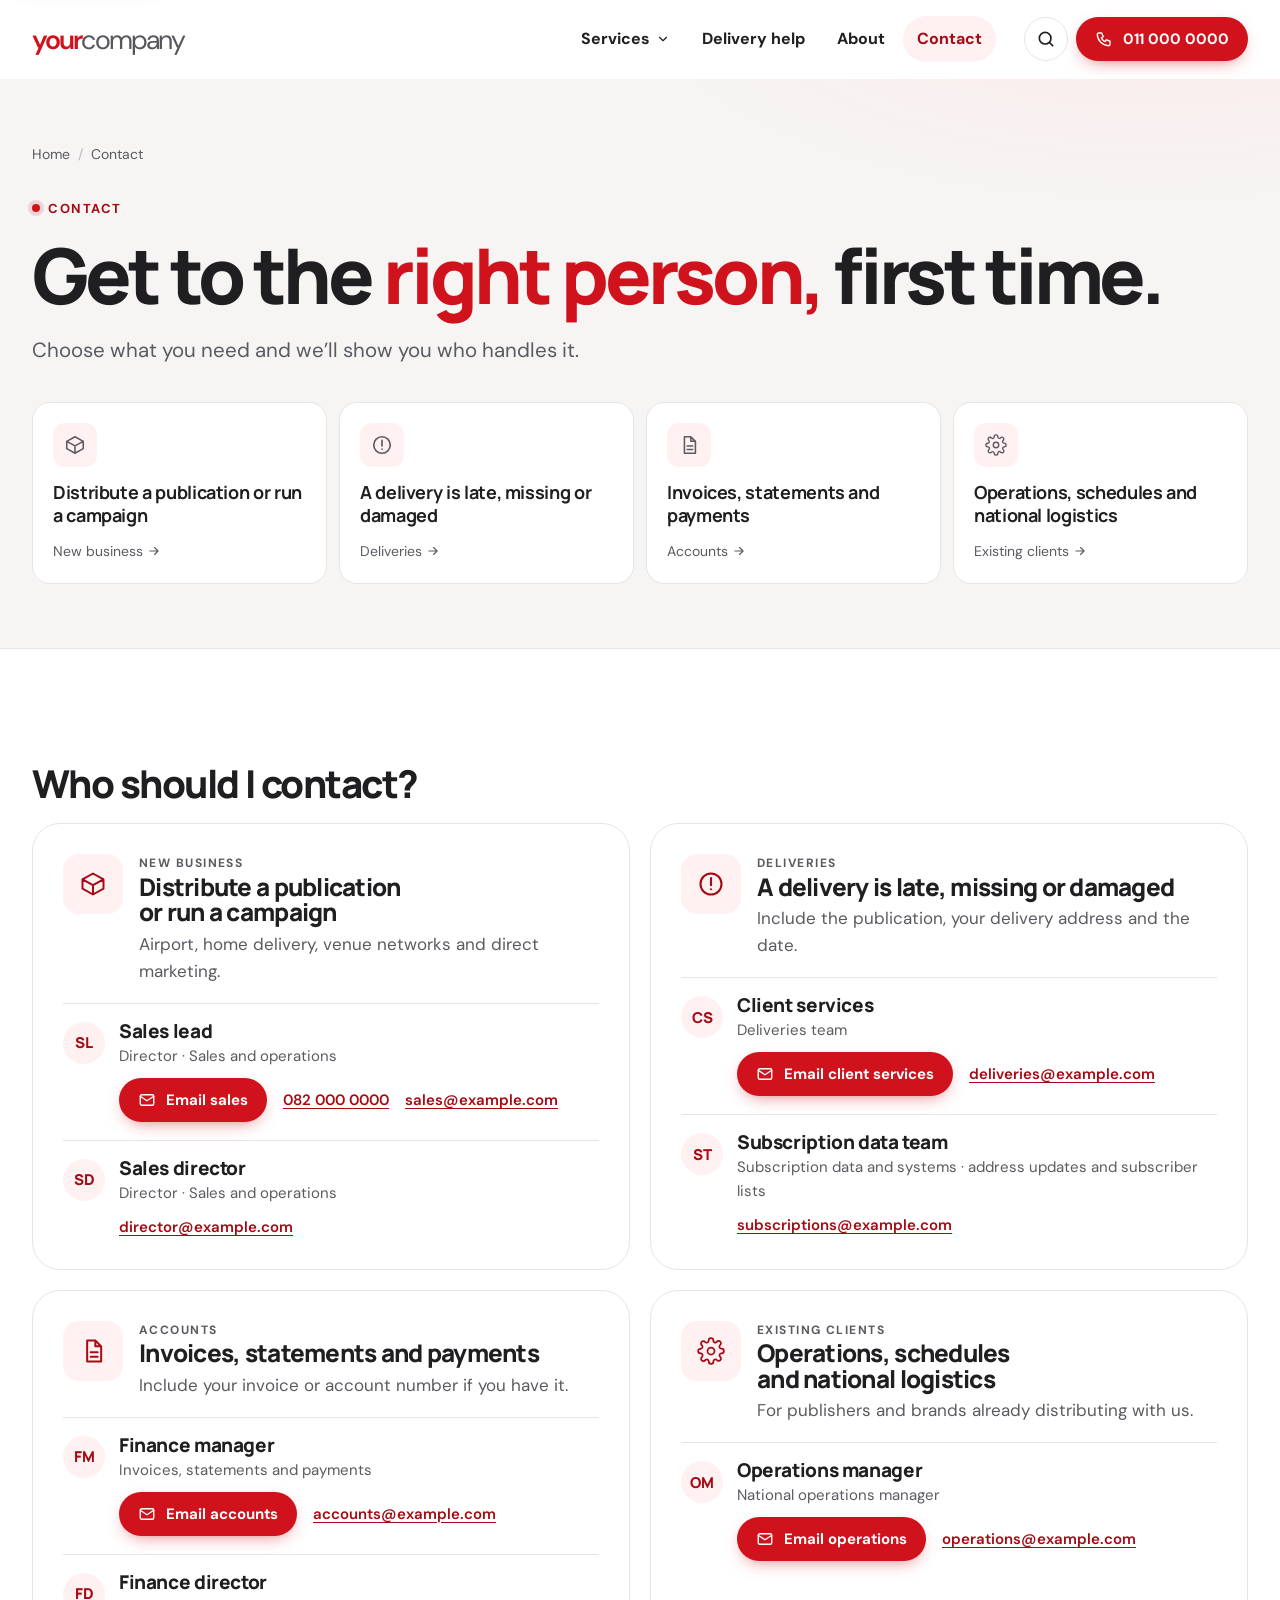
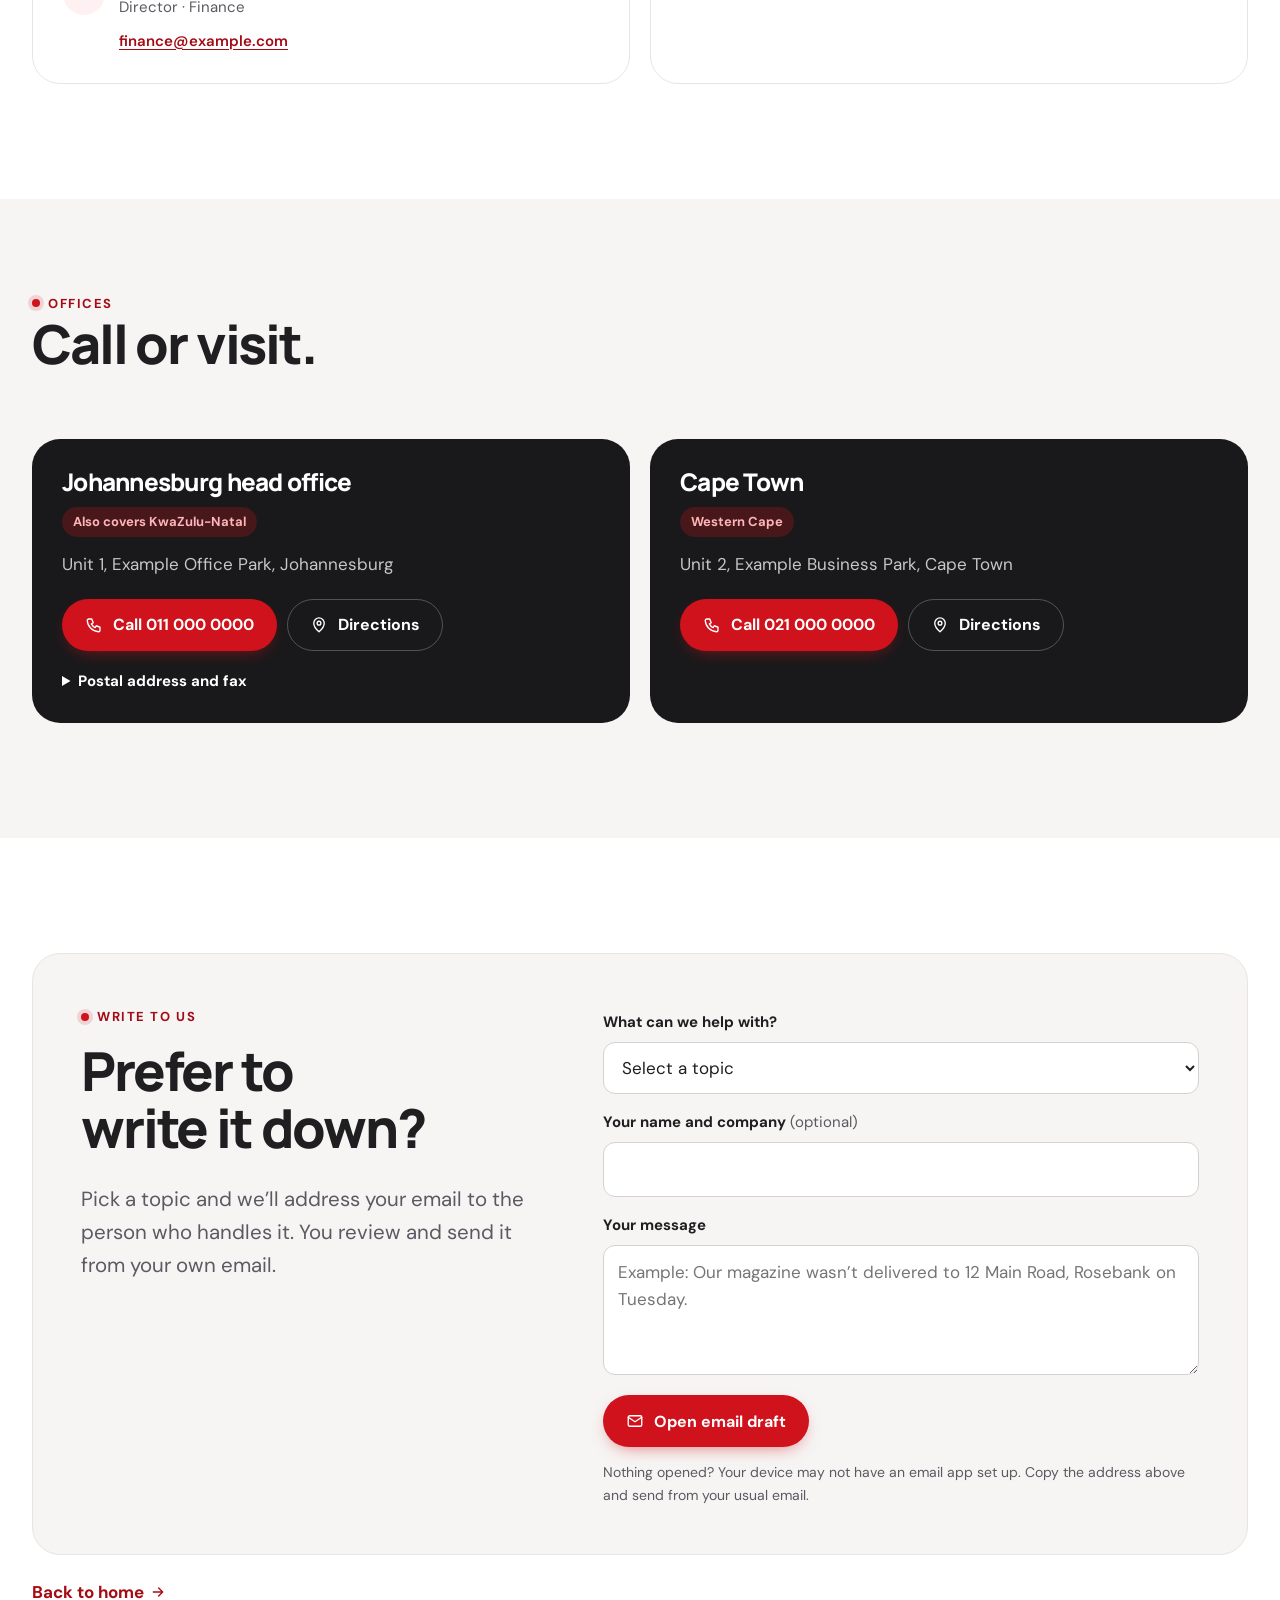
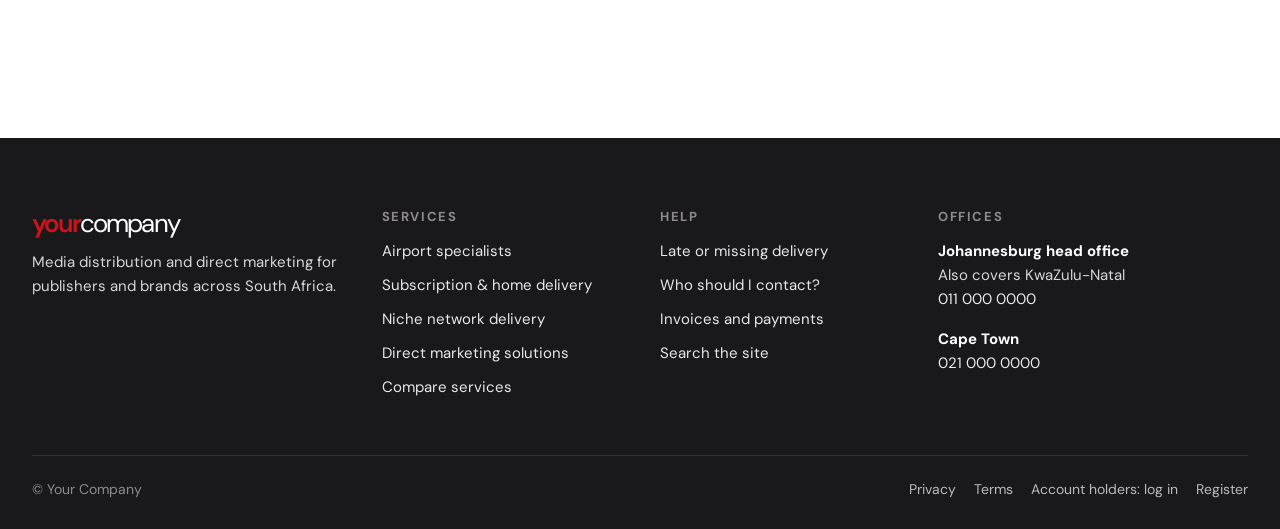
<file: contact.html>
<!doctype html>
<html lang="en-ZA"><head><meta charset="utf-8"><meta name="viewport" content="width=device-width, initial-scale=1">
<title>Contact | Your Company</title><meta name="description" content="Find the right Your Company contact for new business, deliveries, accounts or operations. Offices in Johannesburg and Cape Town.">
<meta name="theme-color" content="#cf121b"><link rel="icon" href="favicon.svg" type="image/svg+xml"><link rel="apple-touch-icon" href="apple-touch-icon.png"><meta property="og:type" content="website"><meta property="og:site_name" content="Your Company">
<meta property="og:title" content="Contact | Your Company"><meta property="og:description" content="Find the right Your Company contact for new business, deliveries, accounts or operations. Offices in Johannesburg and Cape Town."><meta property="og:image" content="airport.webp">
<link rel="preconnect" href="https://fonts.googleapis.com"><link rel="preconnect" href="https://fonts.gstatic.com" crossorigin>
<link rel="stylesheet" href="https://fonts.googleapis.com/css2?family=DM+Sans:opsz,wght@9..40,400;9..40,500;9..40,700&amp;family=Manrope:wght@500;700;800&amp;display=swap"><link rel="stylesheet" href="style.css"><script src="site.js" defer></script><script type="application/ld+json">{"@context": "https://schema.org", "@type": "Organization", "name": "Your Company", "url": "https://example.com/", "description": "Media distribution and direct marketing across South Africa.", "location": [{"@type": "Place", "name": "Johannesburg head office", "telephone": "+27 11 000 0000", "address": {"@type": "PostalAddress", "streetAddress": "Unit 1, Example Office Park", "addressLocality": "Johannesburg", "addressCountry": "ZA"}}, {"@type": "Place", "name": "Cape Town office", "telephone": "+27 21 000 0000", "address": {"@type": "PostalAddress", "streetAddress": "Unit 2, Example Business Park, Cape Town", "addressLocality": "Cape Town", "addressCountry": "ZA"}}], "contactPoint": [{"@type": "ContactPoint", "telephone": "+27 11 000 0000", "contactType": "customer service", "areaServed": "ZA"}]}</script></head>
<body><a class="skip" href="#main">Skip to content</a><header class="hdr"><div class="wrap hdr-in">
<a class="brand" href="index.html" aria-label="Your Company home"><span><b>your</b>company</span></a>
<nav class="mainnav" id="mainnav" aria-label="Main"><ul>
<li class="has-menu"><a href="services.html">Services <svg class="chev" viewBox="0 0 24 24" fill="none" stroke="currentColor" stroke-width="2" stroke-linecap="round" stroke-linejoin="round" aria-hidden="true"><path d="m6 9 6 6 6-6"/></svg></a><div class="mega"><div class="mega-grid"><a href="airport.html"><span class="ico"><svg viewBox="0 0 24 24" fill="none" stroke="currentColor" stroke-width="1.7" stroke-linecap="round" stroke-linejoin="round" aria-hidden="true"><path d="M3 11l18-7-7 17-3-8-8-2zm8 2L21 4"/></svg></span><span><strong>Airport specialists</strong><span>Reaching travellers</span></span></a><a href="subscription.html"><span class="ico"><svg viewBox="0 0 24 24" fill="none" stroke="currentColor" stroke-width="1.7" stroke-linecap="round" stroke-linejoin="round" aria-hidden="true"><path d="M3 11l9-8 9 8v10H3zm6 10v-7h6v7"/></svg></span><span><strong>Subscription &amp; home delivery</strong><span>Publishers with subscribers</span></span></a><a href="networks.html"><span class="ico"><svg viewBox="0 0 24 24" fill="none" stroke="currentColor" stroke-width="1.7" stroke-linecap="round" stroke-linejoin="round" aria-hidden="true"><path d="M3 21h18M5 21V8l7-5 7 5v13M9 21v-5h6v5M9 11h.01M15 11h.01"/></svg></span><span><strong>Niche network delivery</strong><span>Trade and controlled-free titles</span></span></a><a href="marketing.html"><span class="ico"><svg viewBox="0 0 24 24" fill="none" stroke="currentColor" stroke-width="1.7" stroke-linecap="round" stroke-linejoin="round" aria-hidden="true"><path d="M3 10v4h4l6 4V6L7 10H3zm13-1a4 4 0 0 1 0 6m2.5-8.5a7.5 7.5 0 0 1 0 11"/></svg></span><span><strong>Direct marketing solutions</strong><span>Brands promoting a product</span></span></a></div><a class="mega-foot link" href="services.html#fit">Not sure which fits? Compare services <svg viewBox="0 0 24 24" fill="none" stroke="currentColor" stroke-width="2" stroke-linecap="round" stroke-linejoin="round" aria-hidden="true"><path d="M5 12h14m-6-6 6 6-6 6"/></svg></a></div></li>
<li><a href="delivery-help.html">Delivery help</a></li>
<li><a href="index.html#about">About</a></li>
<li><a href="contact.html" aria-current="page">Contact</a></li>
</ul></nav>
<div class="hdr-actions"><a class="iconbtn" href="search.html" aria-label="Search the site"><svg viewBox="0 0 24 24" fill="none" stroke="currentColor" stroke-width="2" stroke-linecap="round" stroke-linejoin="round" aria-hidden="true"><circle cx="11" cy="11" r="7"/><path d="m20 20-3.5-3.5"/></svg></a><a class="btn btn-sm hdr-call" href="tel:+27110000000"><svg viewBox="0 0 24 24" fill="none" stroke="currentColor" stroke-width="1.8" stroke-linecap="round" stroke-linejoin="round" aria-hidden="true"><path d="M5 4h4l2 5-2.5 1.5a11 11 0 0 0 5 5L15 13l5 2v4a2 2 0 0 1-2 2A16 16 0 0 1 3 6a2 2 0 0 1 2-2"/></svg>011 000 0000</a>
<button class="iconbtn menu-btn" type="button" aria-controls="mainnav" aria-expanded="false" aria-label="Open menu" data-open='<svg viewBox="0 0 24 24" fill="none" stroke="currentColor" stroke-width="2" stroke-linecap="round" stroke-linejoin="round" aria-hidden="true"><path d="M4 7h16M4 12h16M4 17h16"/></svg>' data-close='<svg viewBox="0 0 24 24" fill="none" stroke="currentColor" stroke-width="2" stroke-linecap="round" stroke-linejoin="round" aria-hidden="true"><path d="M6 6l12 12M18 6 6 18"/></svg>'><svg viewBox="0 0 24 24" fill="none" stroke="currentColor" stroke-width="2" stroke-linecap="round" stroke-linejoin="round" aria-hidden="true"><path d="M4 7h16M4 12h16M4 17h16"/></svg></button></div>
</div></header><main id="main">
<section class="phero"><div class="wrap"><ol class="crumbs"><li><a href="index.html">Home</a></li><li aria-current="page">Contact</li></ol>
<p class="eyebrow">Contact</p><h1>Get to the <em>right person,</em> first time.</h1><p class="lead">Choose what you need and we’ll show you who handles it.</p>
<nav class="need-tiles" aria-label="What do you need?"><a class="need-tile" href="#sales"><span class="ico"><svg viewBox="0 0 24 24" fill="none" stroke="currentColor" stroke-width="1.7" stroke-linecap="round" stroke-linejoin="round" aria-hidden="true"><path d="M21 8 12 3 3 8v8l9 5 9-5zM3 8l9 5 9-5M12 13v8"/></svg></span><strong>Distribute a publication or run a campaign</strong><span>New business <svg style="width:14px;height:14px;vertical-align:-2px" viewBox="0 0 24 24" fill="none" stroke="currentColor" stroke-width="2" stroke-linecap="round" stroke-linejoin="round" aria-hidden="true"><path d="M5 12h14m-6-6 6 6-6 6"/></svg></span></a><a class="need-tile" href="#delivery"><span class="ico"><svg viewBox="0 0 24 24" fill="none" stroke="currentColor" stroke-width="1.8" stroke-linecap="round" stroke-linejoin="round" aria-hidden="true"><circle cx="12" cy="12" r="9"/><path d="M12 7v6m0 3.5h.01"/></svg></span><strong>A delivery is late, missing or damaged</strong><span>Deliveries <svg style="width:14px;height:14px;vertical-align:-2px" viewBox="0 0 24 24" fill="none" stroke="currentColor" stroke-width="2" stroke-linecap="round" stroke-linejoin="round" aria-hidden="true"><path d="M5 12h14m-6-6 6 6-6 6"/></svg></span></a><a class="need-tile" href="#accounts"><span class="ico"><svg viewBox="0 0 24 24" fill="none" stroke="currentColor" stroke-width="1.7" stroke-linecap="round" stroke-linejoin="round" aria-hidden="true"><path d="M7 3h7l5 5v13H7zM14 3v5h5M10 13h6M10 17h6"/></svg></span><strong>Invoices, statements and payments</strong><span>Accounts <svg style="width:14px;height:14px;vertical-align:-2px" viewBox="0 0 24 24" fill="none" stroke="currentColor" stroke-width="2" stroke-linecap="round" stroke-linejoin="round" aria-hidden="true"><path d="M5 12h14m-6-6 6 6-6 6"/></svg></span></a><a class="need-tile" href="#operations"><span class="ico"><svg viewBox="0 0 24 24" fill="none" stroke="currentColor" stroke-width="1.5" stroke-linecap="round" stroke-linejoin="round" aria-hidden="true"><circle cx="12" cy="12" r="3"/><path d="M19.4 15a1.7 1.7 0 0 0 .3 1.8l.1.1a2 2 0 1 1-2.8 2.8l-.1-.1a1.7 1.7 0 0 0-1.8-.3 1.7 1.7 0 0 0-1 1.5V21a2 2 0 1 1-4 0v-.1a1.7 1.7 0 0 0-1.1-1.5 1.7 1.7 0 0 0-1.8.3l-.1.1a2 2 0 1 1-2.8-2.8l.1-.1a1.7 1.7 0 0 0 .3-1.8 1.7 1.7 0 0 0-1.5-1H3a2 2 0 1 1 0-4h.1a1.7 1.7 0 0 0 1.5-1.1 1.7 1.7 0 0 0-.3-1.8l-.1-.1a2 2 0 1 1 2.8-2.8l.1.1a1.7 1.7 0 0 0 1.8.3H9a1.7 1.7 0 0 0 1-1.5V3a2 2 0 1 1 4 0v.1a1.7 1.7 0 0 0 1 1.5 1.7 1.7 0 0 0 1.8-.3l.1-.1a2 2 0 1 1 2.8 2.8l-.1.1a1.7 1.7 0 0 0-.3 1.8V9a1.7 1.7 0 0 0 1.5 1H21a2 2 0 1 1 0 4h-.1a1.7 1.7 0 0 0-1.5 1z"/></svg></span><strong>Operations, schedules and national logistics</strong><span>Existing clients <svg style="width:14px;height:14px;vertical-align:-2px" viewBox="0 0 24 24" fill="none" stroke="currentColor" stroke-width="2" stroke-linecap="round" stroke-linejoin="round" aria-hidden="true"><path d="M5 12h14m-6-6 6 6-6 6"/></svg></span></a></nav></div></section>
<section class="section" id="needs"><div class="wrap"><h2 class="sr" style="font-size:clamp(28px,3vw,40px)">Who should I contact?</h2><div class="needs"><article class="need rv" id="sales"><div class="need-head"><span class="ico ico-lg"><svg viewBox="0 0 24 24" fill="none" stroke="currentColor" stroke-width="1.7" stroke-linecap="round" stroke-linejoin="round" aria-hidden="true"><path d="M21 8 12 3 3 8v8l9 5 9-5zM3 8l9 5 9-5M12 13v8"/></svg></span><div><p class="need-tag">New business</p><h3>Distribute a publication or run a campaign</h3><p>Airport, home delivery, venue networks and direct marketing.</p></div></div><div class="person"><span class="avatar">SL</span><div><h4>Sales lead</h4><p>Director · Sales and operations</p><div class="person-links"><a class="btn btn-sm" href="mailto:sales@example.com?subject=Distribution%20enquiry"><svg viewBox="0 0 24 24" fill="none" stroke="currentColor" stroke-width="1.8" stroke-linecap="round" stroke-linejoin="round" aria-hidden="true"><rect x="3" y="5" width="18" height="14" rx="2"/><path d="m3 7 9 6 9-6"/></svg>Email sales</a><a href="tel:+27820000000">082 000 0000</a><a href="mailto:sales@example.com">sales@example.com</a></div></div></div><div class="person"><span class="avatar">SD</span><div><h4>Sales director</h4><p>Director · Sales and operations</p><div class="person-links"><a href="mailto:director@example.com">director@example.com</a></div></div></div></article><article class="need rv" id="delivery"><div class="need-head"><span class="ico ico-lg"><svg viewBox="0 0 24 24" fill="none" stroke="currentColor" stroke-width="1.8" stroke-linecap="round" stroke-linejoin="round" aria-hidden="true"><circle cx="12" cy="12" r="9"/><path d="M12 7v6m0 3.5h.01"/></svg></span><div><p class="need-tag">Deliveries</p><h3>A delivery is late, missing or damaged</h3><p>Include the publication, your delivery address and the date.</p></div></div><div class="person"><span class="avatar">CS</span><div><h4>Client services</h4><p>Deliveries team</p><div class="person-links"><a class="btn btn-sm" href="mailto:deliveries@example.com?subject=Delivery%20problem"><svg viewBox="0 0 24 24" fill="none" stroke="currentColor" stroke-width="1.8" stroke-linecap="round" stroke-linejoin="round" aria-hidden="true"><rect x="3" y="5" width="18" height="14" rx="2"/><path d="m3 7 9 6 9-6"/></svg>Email client services</a><a href="mailto:deliveries@example.com">deliveries@example.com</a></div></div></div><div class="person"><span class="avatar">ST</span><div><h4>Subscription data team</h4><p>Subscription data and systems · address updates and subscriber lists</p><div class="person-links"><a href="mailto:subscriptions@example.com">subscriptions@example.com</a></div></div></div></article><article class="need rv" id="accounts"><div class="need-head"><span class="ico ico-lg"><svg viewBox="0 0 24 24" fill="none" stroke="currentColor" stroke-width="1.7" stroke-linecap="round" stroke-linejoin="round" aria-hidden="true"><path d="M7 3h7l5 5v13H7zM14 3v5h5M10 13h6M10 17h6"/></svg></span><div><p class="need-tag">Accounts</p><h3>Invoices, statements and payments</h3><p>Include your invoice or account number if you have it.</p></div></div><div class="person"><span class="avatar">FM</span><div><h4>Finance manager</h4><p>Invoices, statements and payments</p><div class="person-links"><a class="btn btn-sm" href="mailto:accounts@example.com?subject=Accounts%20enquiry"><svg viewBox="0 0 24 24" fill="none" stroke="currentColor" stroke-width="1.8" stroke-linecap="round" stroke-linejoin="round" aria-hidden="true"><rect x="3" y="5" width="18" height="14" rx="2"/><path d="m3 7 9 6 9-6"/></svg>Email accounts</a><a href="mailto:accounts@example.com">accounts@example.com</a></div></div></div><div class="person"><span class="avatar">FD</span><div><h4>Finance director</h4><p>Director · Finance</p><div class="person-links"><a href="mailto:finance@example.com">finance@example.com</a></div></div></div></article><article class="need rv" id="operations"><div class="need-head"><span class="ico ico-lg"><svg viewBox="0 0 24 24" fill="none" stroke="currentColor" stroke-width="1.5" stroke-linecap="round" stroke-linejoin="round" aria-hidden="true"><circle cx="12" cy="12" r="3"/><path d="M19.4 15a1.7 1.7 0 0 0 .3 1.8l.1.1a2 2 0 1 1-2.8 2.8l-.1-.1a1.7 1.7 0 0 0-1.8-.3 1.7 1.7 0 0 0-1 1.5V21a2 2 0 1 1-4 0v-.1a1.7 1.7 0 0 0-1.1-1.5 1.7 1.7 0 0 0-1.8.3l-.1.1a2 2 0 1 1-2.8-2.8l.1-.1a1.7 1.7 0 0 0 .3-1.8 1.7 1.7 0 0 0-1.5-1H3a2 2 0 1 1 0-4h.1a1.7 1.7 0 0 0 1.5-1.1 1.7 1.7 0 0 0-.3-1.8l-.1-.1a2 2 0 1 1 2.8-2.8l.1.1a1.7 1.7 0 0 0 1.8.3H9a1.7 1.7 0 0 0 1-1.5V3a2 2 0 1 1 4 0v.1a1.7 1.7 0 0 0 1 1.5 1.7 1.7 0 0 0 1.8-.3l.1-.1a2 2 0 1 1 2.8 2.8l-.1.1a1.7 1.7 0 0 0-.3 1.8V9a1.7 1.7 0 0 0 1.5 1H21a2 2 0 1 1 0 4h-.1a1.7 1.7 0 0 0-1.5 1z"/></svg></span><div><p class="need-tag">Existing clients</p><h3>Operations, schedules and national logistics</h3><p>For publishers and brands already distributing with us.</p></div></div><div class="person"><span class="avatar">OM</span><div><h4>Operations manager</h4><p>National operations manager</p><div class="person-links"><a class="btn btn-sm" href="mailto:operations@example.com?subject=Operations%20enquiry"><svg viewBox="0 0 24 24" fill="none" stroke="currentColor" stroke-width="1.8" stroke-linecap="round" stroke-linejoin="round" aria-hidden="true"><rect x="3" y="5" width="18" height="14" rx="2"/><path d="m3 7 9 6 9-6"/></svg>Email operations</a><a href="mailto:operations@example.com">operations@example.com</a></div></div></div></article></div></div></section>
<section class="section soft" id="offices" style="padding-top:clamp(56px,7vw,90px)"><div class="wrap"><div class="section-head"><div><p class="eyebrow">Offices</p><h2>Call or visit.</h2></div></div>
<div class="offices">
<article class="office rv"><h3>Johannesburg head office</h3><span class="covers">Also covers KwaZulu-Natal</span><address>Unit 1, Example Office Park, Johannesburg</address>
<div class="row"><a class="btn" href="tel:+27110000000"><svg viewBox="0 0 24 24" fill="none" stroke="currentColor" stroke-width="1.8" stroke-linecap="round" stroke-linejoin="round" aria-hidden="true"><path d="M5 4h4l2 5-2.5 1.5a11 11 0 0 0 5 5L15 13l5 2v4a2 2 0 0 1-2 2A16 16 0 0 1 3 6a2 2 0 0 1 2-2"/></svg>Call 011 000 0000</a><a class="btn btn-ghost" href="https://www.google.com/maps/search/?api=1&amp;query=Johannesburg"><svg viewBox="0 0 24 24" fill="none" stroke="currentColor" stroke-width="1.8" stroke-linecap="round" stroke-linejoin="round" aria-hidden="true"><path d="M12 21s-7-6.2-7-11.5A7 7 0 0 1 19 9.5C19 14.8 12 21 12 21z"/><circle cx="12" cy="9.5" r="2.5"/></svg>Directions</a></div>
<details><summary>Postal address and fax</summary><p style="margin-top:8px">PO Box 0000, Johannesburg, 0000<br>Fax 086 000 0000</p></details></article>
<article class="office rv"><h3>Cape Town</h3><span class="covers">Western Cape</span><address>Unit 2, Example Business Park, Cape Town</address>
<div class="row"><a class="btn" href="tel:+27210000000"><svg viewBox="0 0 24 24" fill="none" stroke="currentColor" stroke-width="1.8" stroke-linecap="round" stroke-linejoin="round" aria-hidden="true"><path d="M5 4h4l2 5-2.5 1.5a11 11 0 0 0 5 5L15 13l5 2v4a2 2 0 0 1-2 2A16 16 0 0 1 3 6a2 2 0 0 1 2-2"/></svg>Call 021 000 0000</a><a class="btn btn-ghost" href="https://www.google.com/maps/search/?api=1&amp;query=Cape+Town"><svg viewBox="0 0 24 24" fill="none" stroke="currentColor" stroke-width="1.8" stroke-linecap="round" stroke-linejoin="round" aria-hidden="true"><path d="M12 21s-7-6.2-7-11.5A7 7 0 0 1 19 9.5C19 14.8 12 21 12 21z"/><circle cx="12" cy="9.5" r="2.5"/></svg>Directions</a></div></article>
</div></div></section>
<section class="section"><div class="wrap"><div class="formwrap rv">
<div><p class="eyebrow">Write to us</p><h2>Prefer to write it down?</h2><p class="lead">Pick a topic and we’ll address your email to the person who handles it. You review and send it from your own email.</p></div>
<form id="enquiry" class="form"><label for="topic">What can we help with?</label><select id="topic" name="topic" required>
<option value="">Select a topic</option>
<option value="sales" data-key="sales" data-name="Sales lead, Sales and operations">Distributing a publication or running a campaign</option>
<option value="deliveries" data-key="delivery" data-name="Client services">A delivery is late, missing or damaged</option>
<option value="subscriptions" data-name="Subscription data team, Subscription data">Subscriber lists or address updates</option>
<option value="accounts" data-key="accounts" data-name="Finance manager">Invoices, statements or payments</option>
<option value="operations" data-key="operations" data-name="Operations manager, National operations">Operations for an existing client</option>
<option value="sales" data-name="Sales lead, Sales and operations">Something else / not sure</option></select>
<p class="route" id="route" aria-live="polite" hidden><span>Goes to <b id="route-name"></b> · <a id="route-email" href="#"></a></span><button type="button" class="copy" id="copy-email">Copy address</button></p>
<label for="name">Your name and company <span class="opt">(optional)</span></label><input id="name" name="name" autocomplete="name">
<label for="message">Your message</label><textarea id="message" name="message" maxlength="1500" required placeholder="Example: Our magazine wasn’t delivered to 12 Main Road, Rosebank on Tuesday."></textarea>
<button class="btn" type="submit"><svg viewBox="0 0 24 24" fill="none" stroke="currentColor" stroke-width="1.8" stroke-linecap="round" stroke-linejoin="round" aria-hidden="true"><rect x="3" y="5" width="18" height="14" rx="2"/><path d="m3 7 9 6 9-6"/></svg>Open email draft</button>
<p class="fallback">Nothing opened? Your device may not have an email app set up. Copy the address above and send from your usual email.</p></form>
</div><p style="margin-top:24px"><a class="link" href="https://example.com/Contact-Us">Back to home <svg viewBox="0 0 24 24" fill="none" stroke="currentColor" stroke-width="2" stroke-linecap="round" stroke-linejoin="round" aria-hidden="true"><path d="M5 12h14m-6-6 6 6-6 6"/></svg></a></p></div></section></main><footer><div class="wrap">
<div class="foot-grid">
<div><div class="foot-brand"><b>your</b>company</div><p>Media distribution and direct marketing for publishers and brands across South Africa.</p></div>
<div><h2>Services</h2><ul><li><a href="airport.html">Airport specialists</a></li><li><a href="subscription.html">Subscription &amp; home delivery</a></li><li><a href="networks.html">Niche network delivery</a></li><li><a href="marketing.html">Direct marketing solutions</a></li><li><a href="services.html#fit">Compare services</a></li></ul></div>
<div><h2>Help</h2><ul><li><a href="delivery-help.html">Late or missing delivery</a></li><li><a href="contact.html#needs">Who should I contact?</a></li><li><a href="contact.html#accounts">Invoices and payments</a></li><li><a href="search.html">Search the site</a></li></ul></div>
<div><h2>Offices</h2>
<div class="foot-office"><strong>Johannesburg head office</strong>Also covers KwaZulu-Natal<br><a href="tel:+27110000000">011 000 0000</a></div>
<div class="foot-office"><strong>Cape Town</strong><a href="tel:+27210000000">021 000 0000</a></div></div>
</div>
<div class="foot-bottom"><span>© Your Company</span><nav aria-label="Legal and account"><a href="https://example.com/Privacy">Privacy</a><a href="https://example.com/Terms">Terms</a><a href="https://example.com/Login">Account holders: log in</a><a href="https://example.com/Register">Register</a></nav></div>
</div></footer>
<div class="qbar" aria-label="Quick contact"><a class="btn btn-ghost" href="tel:+27110000000"><svg viewBox="0 0 24 24" fill="none" stroke="currentColor" stroke-width="1.8" stroke-linecap="round" stroke-linejoin="round" aria-hidden="true"><path d="M5 4h4l2 5-2.5 1.5a11 11 0 0 0 5 5L15 13l5 2v4a2 2 0 0 1-2 2A16 16 0 0 1 3 6a2 2 0 0 1 2-2"/></svg>Call us</a><a class="btn" href="contact.html#needs">Who to contact</a></div>
</body></html>
</file>
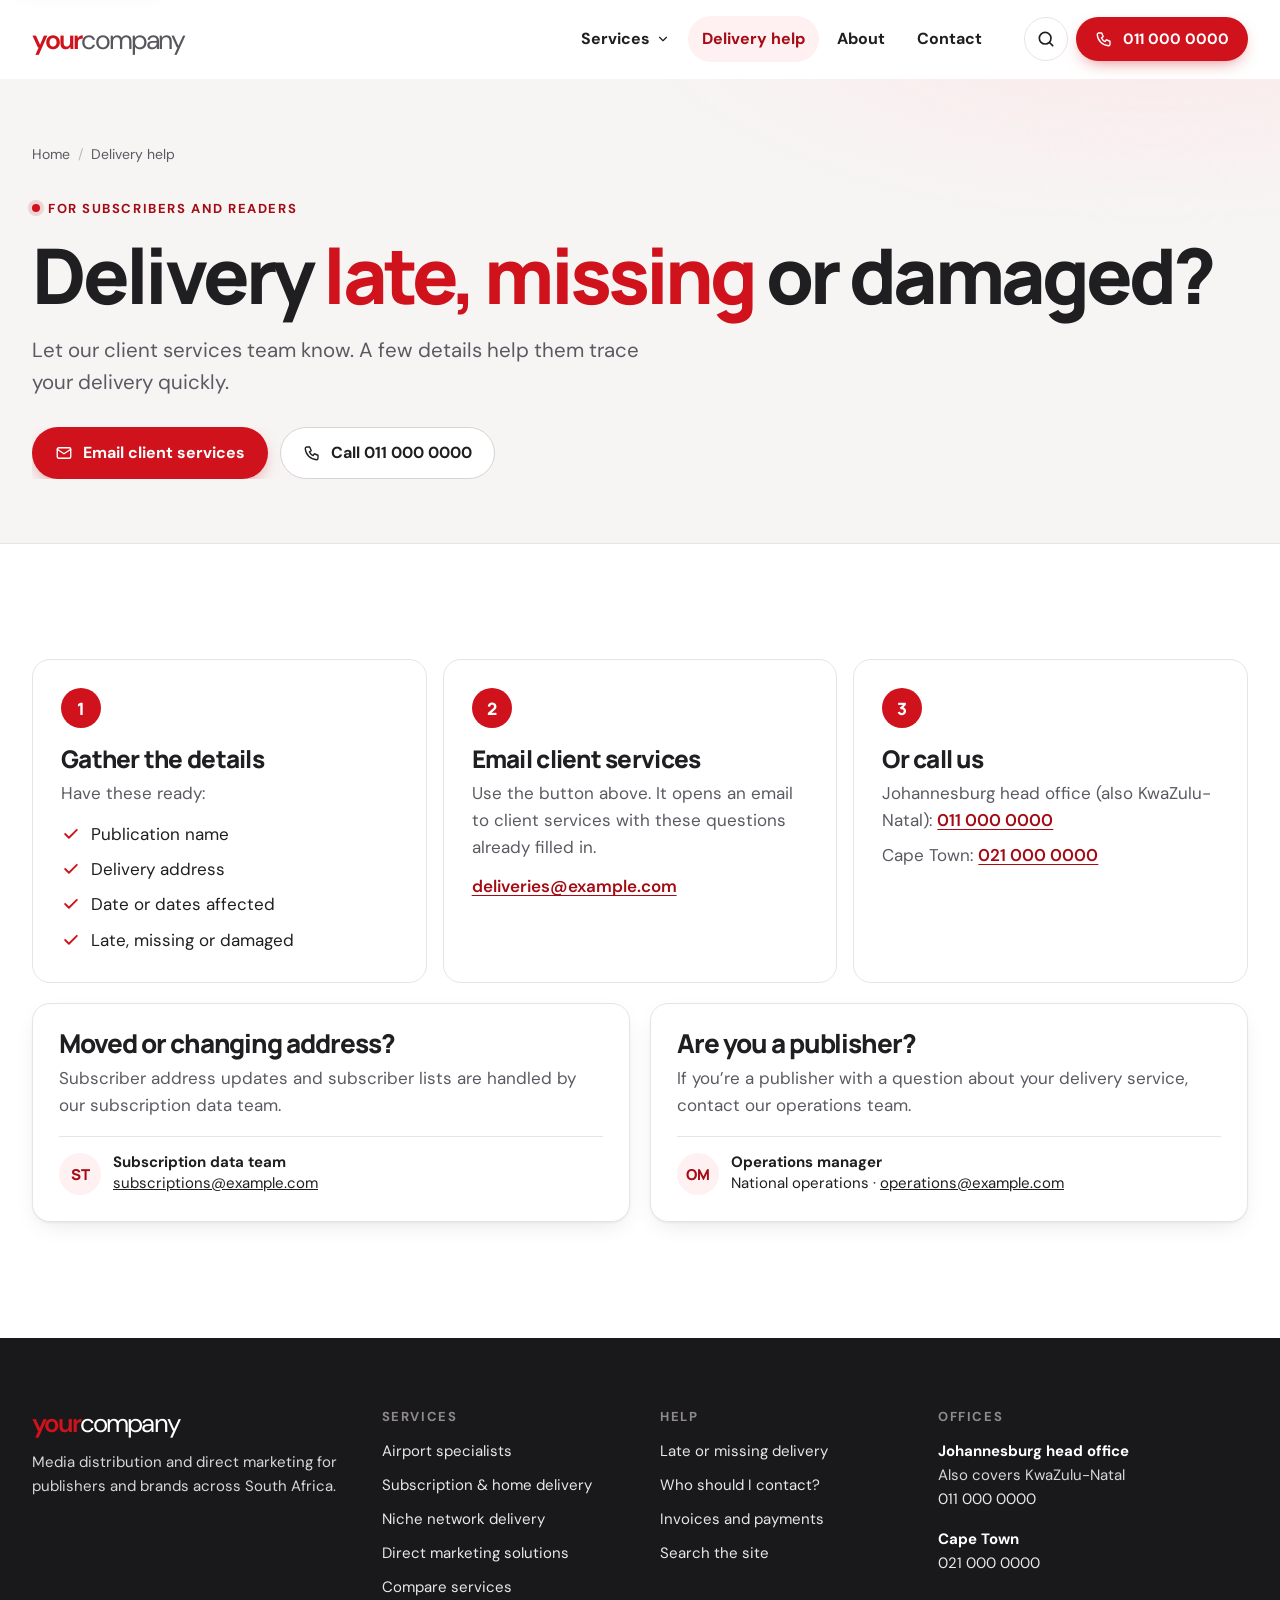
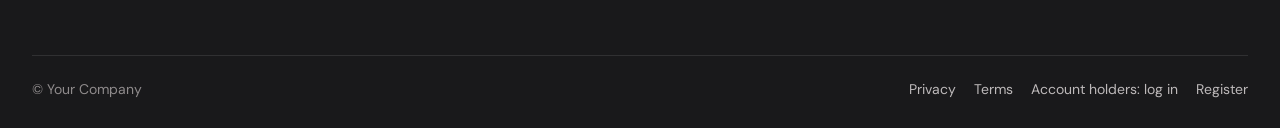
<file: delivery-help.html>
<!doctype html>
<html lang="en-ZA"><head><meta charset="utf-8"><meta name="viewport" content="width=device-width, initial-scale=1">
<title>Delivery help | Your Company</title><meta name="description" content="Report a late, missing or damaged newspaper or magazine delivery to Your Company client services.">
<meta name="theme-color" content="#cf121b"><link rel="icon" href="favicon.svg" type="image/svg+xml"><link rel="apple-touch-icon" href="apple-touch-icon.png"><meta property="og:type" content="website"><meta property="og:site_name" content="Your Company">
<meta property="og:title" content="Delivery help | Your Company"><meta property="og:description" content="Report a late, missing or damaged newspaper or magazine delivery to Your Company client services."><meta property="og:image" content="airport.webp">
<link rel="preconnect" href="https://fonts.googleapis.com"><link rel="preconnect" href="https://fonts.gstatic.com" crossorigin>
<link rel="stylesheet" href="https://fonts.googleapis.com/css2?family=DM+Sans:opsz,wght@9..40,400;9..40,500;9..40,700&amp;family=Manrope:wght@500;700;800&amp;display=swap"><link rel="stylesheet" href="style.css"><script src="site.js" defer></script></head>
<body><a class="skip" href="#main">Skip to content</a><header class="hdr"><div class="wrap hdr-in">
<a class="brand" href="index.html" aria-label="Your Company home"><span><b>your</b>company</span></a>
<nav class="mainnav" id="mainnav" aria-label="Main"><ul>
<li class="has-menu"><a href="services.html">Services <svg class="chev" viewBox="0 0 24 24" fill="none" stroke="currentColor" stroke-width="2" stroke-linecap="round" stroke-linejoin="round" aria-hidden="true"><path d="m6 9 6 6 6-6"/></svg></a><div class="mega"><div class="mega-grid"><a href="airport.html"><span class="ico"><svg viewBox="0 0 24 24" fill="none" stroke="currentColor" stroke-width="1.7" stroke-linecap="round" stroke-linejoin="round" aria-hidden="true"><path d="M3 11l18-7-7 17-3-8-8-2zm8 2L21 4"/></svg></span><span><strong>Airport specialists</strong><span>Reaching travellers</span></span></a><a href="subscription.html"><span class="ico"><svg viewBox="0 0 24 24" fill="none" stroke="currentColor" stroke-width="1.7" stroke-linecap="round" stroke-linejoin="round" aria-hidden="true"><path d="M3 11l9-8 9 8v10H3zm6 10v-7h6v7"/></svg></span><span><strong>Subscription &amp; home delivery</strong><span>Publishers with subscribers</span></span></a><a href="networks.html"><span class="ico"><svg viewBox="0 0 24 24" fill="none" stroke="currentColor" stroke-width="1.7" stroke-linecap="round" stroke-linejoin="round" aria-hidden="true"><path d="M3 21h18M5 21V8l7-5 7 5v13M9 21v-5h6v5M9 11h.01M15 11h.01"/></svg></span><span><strong>Niche network delivery</strong><span>Trade and controlled-free titles</span></span></a><a href="marketing.html"><span class="ico"><svg viewBox="0 0 24 24" fill="none" stroke="currentColor" stroke-width="1.7" stroke-linecap="round" stroke-linejoin="round" aria-hidden="true"><path d="M3 10v4h4l6 4V6L7 10H3zm13-1a4 4 0 0 1 0 6m2.5-8.5a7.5 7.5 0 0 1 0 11"/></svg></span><span><strong>Direct marketing solutions</strong><span>Brands promoting a product</span></span></a></div><a class="mega-foot link" href="services.html#fit">Not sure which fits? Compare services <svg viewBox="0 0 24 24" fill="none" stroke="currentColor" stroke-width="2" stroke-linecap="round" stroke-linejoin="round" aria-hidden="true"><path d="M5 12h14m-6-6 6 6-6 6"/></svg></a></div></li>
<li><a href="delivery-help.html" aria-current="page">Delivery help</a></li>
<li><a href="index.html#about">About</a></li>
<li><a href="contact.html">Contact</a></li>
</ul></nav>
<div class="hdr-actions"><a class="iconbtn" href="search.html" aria-label="Search the site"><svg viewBox="0 0 24 24" fill="none" stroke="currentColor" stroke-width="2" stroke-linecap="round" stroke-linejoin="round" aria-hidden="true"><circle cx="11" cy="11" r="7"/><path d="m20 20-3.5-3.5"/></svg></a><a class="btn btn-sm hdr-call" href="tel:+27110000000"><svg viewBox="0 0 24 24" fill="none" stroke="currentColor" stroke-width="1.8" stroke-linecap="round" stroke-linejoin="round" aria-hidden="true"><path d="M5 4h4l2 5-2.5 1.5a11 11 0 0 0 5 5L15 13l5 2v4a2 2 0 0 1-2 2A16 16 0 0 1 3 6a2 2 0 0 1 2-2"/></svg>011 000 0000</a>
<button class="iconbtn menu-btn" type="button" aria-controls="mainnav" aria-expanded="false" aria-label="Open menu" data-open='<svg viewBox="0 0 24 24" fill="none" stroke="currentColor" stroke-width="2" stroke-linecap="round" stroke-linejoin="round" aria-hidden="true"><path d="M4 7h16M4 12h16M4 17h16"/></svg>' data-close='<svg viewBox="0 0 24 24" fill="none" stroke="currentColor" stroke-width="2" stroke-linecap="round" stroke-linejoin="round" aria-hidden="true"><path d="M6 6l12 12M18 6 6 18"/></svg>'><svg viewBox="0 0 24 24" fill="none" stroke="currentColor" stroke-width="2" stroke-linecap="round" stroke-linejoin="round" aria-hidden="true"><path d="M4 7h16M4 12h16M4 17h16"/></svg></button></div>
</div></header><main id="main">
<section class="phero"><div class="wrap"><ol class="crumbs"><li><a href="index.html">Home</a></li><li aria-current="page">Delivery help</li></ol>
<p class="eyebrow">For subscribers and readers</p><h1>Delivery <em>late, missing</em> or damaged?</h1>
<p class="lead">Let our client services team know. A few details help them trace your delivery quickly.</p>
<div class="hero actions" style="background:none;padding:0;display:flex;flex-wrap:wrap;gap:12px;margin-top:28px"><a class="btn" href="mailto:deliveries@example.com?subject=Delivery%20problem&amp;body=Publication:%0D%0ADelivery address:%0D%0ADate(s) affected:%0D%0AWhat happened (late, missing or damaged):%0D%0ABest number to reach me:%0D%0A"><svg viewBox="0 0 24 24" fill="none" stroke="currentColor" stroke-width="1.8" stroke-linecap="round" stroke-linejoin="round" aria-hidden="true"><rect x="3" y="5" width="18" height="14" rx="2"/><path d="m3 7 9 6 9-6"/></svg>Email client services</a><a class="btn btn-ghost" href="tel:+27110000000"><svg viewBox="0 0 24 24" fill="none" stroke="currentColor" stroke-width="1.8" stroke-linecap="round" stroke-linejoin="round" aria-hidden="true"><path d="M5 4h4l2 5-2.5 1.5a11 11 0 0 0 5 5L15 13l5 2v4a2 2 0 0 1-2 2A16 16 0 0 1 3 6a2 2 0 0 1 2-2"/></svg>Call 011 000 0000</a></div></div></section>
<section class="section"><div class="wrap">
<ol class="steps">
<li class="rv"><h3>Gather the details</h3><p>Have these ready:</p><ul class="checklist"><li><svg viewBox="0 0 24 24" fill="none" stroke="currentColor" stroke-width="2.2" stroke-linecap="round" stroke-linejoin="round" aria-hidden="true"><path d="m5 12 4.5 4.5L19 7"/></svg>Publication name</li><li><svg viewBox="0 0 24 24" fill="none" stroke="currentColor" stroke-width="2.2" stroke-linecap="round" stroke-linejoin="round" aria-hidden="true"><path d="m5 12 4.5 4.5L19 7"/></svg>Delivery address</li><li><svg viewBox="0 0 24 24" fill="none" stroke="currentColor" stroke-width="2.2" stroke-linecap="round" stroke-linejoin="round" aria-hidden="true"><path d="m5 12 4.5 4.5L19 7"/></svg>Date or dates affected</li><li><svg viewBox="0 0 24 24" fill="none" stroke="currentColor" stroke-width="2.2" stroke-linecap="round" stroke-linejoin="round" aria-hidden="true"><path d="m5 12 4.5 4.5L19 7"/></svg>Late, missing or damaged</li></ul></li>
<li class="rv"><h3>Email client services</h3><p>Use the button above. It opens an email to client services with these questions already filled in.</p><p style="margin-top:12px"><a class="ul" href="mailto:deliveries@example.com">deliveries@example.com</a></p></li>
<li class="rv"><h3>Or call us</h3><p>Johannesburg head office (also KwaZulu-Natal): <a class="ul" href="tel:+27110000000">011 000 0000</a></p><p style="margin-top:8px">Cape Town: <a class="ul" href="tel:+27210000000">021 000 0000</a></p></li>
</ol>
<div class="needs" style="margin-top:20px">
<div class="card rv"><h2>Moved or changing address?</h2><p>Subscriber address updates and subscriber lists are handled by our subscription data team.</p><div class="mini"><span class="avatar">ST</span><span><strong>Subscription data team</strong><a href="mailto:subscriptions@example.com">subscriptions@example.com</a></span></div></div>
<div class="card rv"><h2>Are you a publisher?</h2><p>If you’re a publisher with a question about your delivery service, contact our operations team.</p><div class="mini"><span class="avatar">OM</span><span><strong>Operations manager</strong>National operations · <a href="mailto:operations@example.com">operations@example.com</a></span></div></div>
</div></div></section></main><footer><div class="wrap">
<div class="foot-grid">
<div><div class="foot-brand"><b>your</b>company</div><p>Media distribution and direct marketing for publishers and brands across South Africa.</p></div>
<div><h2>Services</h2><ul><li><a href="airport.html">Airport specialists</a></li><li><a href="subscription.html">Subscription &amp; home delivery</a></li><li><a href="networks.html">Niche network delivery</a></li><li><a href="marketing.html">Direct marketing solutions</a></li><li><a href="services.html#fit">Compare services</a></li></ul></div>
<div><h2>Help</h2><ul><li><a href="delivery-help.html">Late or missing delivery</a></li><li><a href="contact.html#needs">Who should I contact?</a></li><li><a href="contact.html#accounts">Invoices and payments</a></li><li><a href="search.html">Search the site</a></li></ul></div>
<div><h2>Offices</h2>
<div class="foot-office"><strong>Johannesburg head office</strong>Also covers KwaZulu-Natal<br><a href="tel:+27110000000">011 000 0000</a></div>
<div class="foot-office"><strong>Cape Town</strong><a href="tel:+27210000000">021 000 0000</a></div></div>
</div>
<div class="foot-bottom"><span>© Your Company</span><nav aria-label="Legal and account"><a href="https://example.com/Privacy">Privacy</a><a href="https://example.com/Terms">Terms</a><a href="https://example.com/Login">Account holders: log in</a><a href="https://example.com/Register">Register</a></nav></div>
</div></footer>
<div class="qbar" aria-label="Quick contact"><a class="btn btn-ghost" href="tel:+27110000000"><svg viewBox="0 0 24 24" fill="none" stroke="currentColor" stroke-width="1.8" stroke-linecap="round" stroke-linejoin="round" aria-hidden="true"><path d="M5 4h4l2 5-2.5 1.5a11 11 0 0 0 5 5L15 13l5 2v4a2 2 0 0 1-2 2A16 16 0 0 1 3 6a2 2 0 0 1 2-2"/></svg>Call us</a><a class="btn" href="contact.html#needs">Who to contact</a></div>
</body></html>
</file>
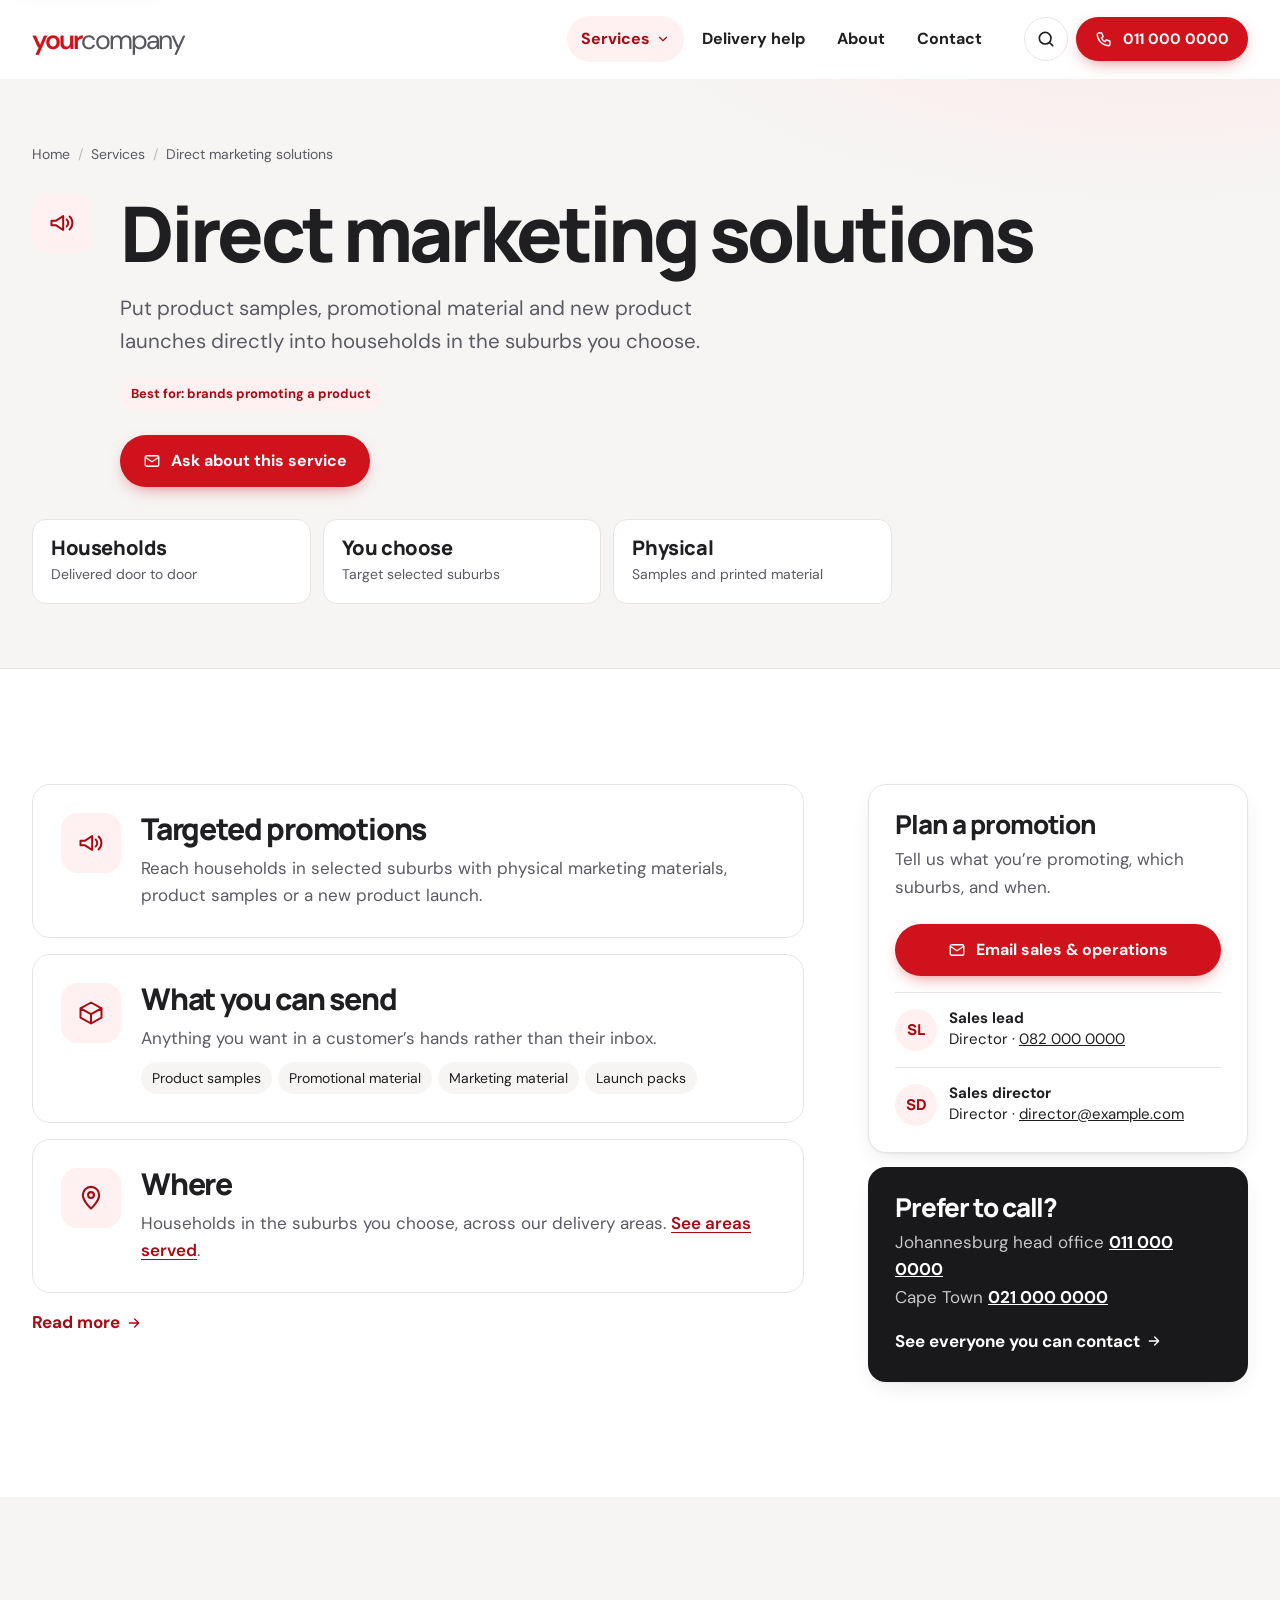
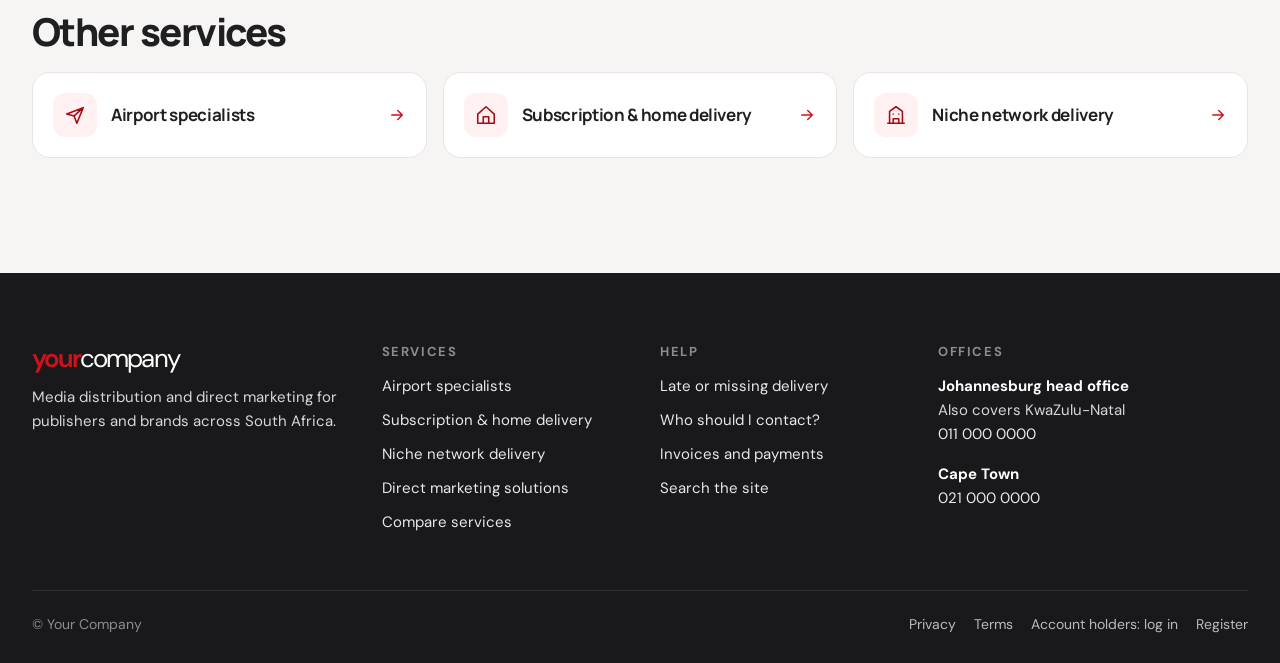
<file: marketing.html>
<!doctype html>
<html lang="en-ZA"><head><meta charset="utf-8"><meta name="viewport" content="width=device-width, initial-scale=1">
<title>Direct marketing solutions | Your Company</title><meta name="description" content="Samples, promotional material and product launches delivered to households in suburbs you choose.">
<meta name="theme-color" content="#cf121b"><link rel="icon" href="favicon.svg" type="image/svg+xml"><link rel="apple-touch-icon" href="apple-touch-icon.png"><meta property="og:type" content="website"><meta property="og:site_name" content="Your Company">
<meta property="og:title" content="Direct marketing solutions | Your Company"><meta property="og:description" content="Samples, promotional material and product launches delivered to households in suburbs you choose."><meta property="og:image" content="airport.webp">
<link rel="preconnect" href="https://fonts.googleapis.com"><link rel="preconnect" href="https://fonts.gstatic.com" crossorigin>
<link rel="stylesheet" href="https://fonts.googleapis.com/css2?family=DM+Sans:opsz,wght@9..40,400;9..40,500;9..40,700&amp;family=Manrope:wght@500;700;800&amp;display=swap"><link rel="stylesheet" href="style.css"><script src="site.js" defer></script></head>
<body><a class="skip" href="#main">Skip to content</a><header class="hdr"><div class="wrap hdr-in">
<a class="brand" href="index.html" aria-label="Your Company home"><span><b>your</b>company</span></a>
<nav class="mainnav" id="mainnav" aria-label="Main"><ul>
<li class="has-menu"><a href="services.html" aria-current="page">Services <svg class="chev" viewBox="0 0 24 24" fill="none" stroke="currentColor" stroke-width="2" stroke-linecap="round" stroke-linejoin="round" aria-hidden="true"><path d="m6 9 6 6 6-6"/></svg></a><div class="mega"><div class="mega-grid"><a href="airport.html"><span class="ico"><svg viewBox="0 0 24 24" fill="none" stroke="currentColor" stroke-width="1.7" stroke-linecap="round" stroke-linejoin="round" aria-hidden="true"><path d="M3 11l18-7-7 17-3-8-8-2zm8 2L21 4"/></svg></span><span><strong>Airport specialists</strong><span>Reaching travellers</span></span></a><a href="subscription.html"><span class="ico"><svg viewBox="0 0 24 24" fill="none" stroke="currentColor" stroke-width="1.7" stroke-linecap="round" stroke-linejoin="round" aria-hidden="true"><path d="M3 11l9-8 9 8v10H3zm6 10v-7h6v7"/></svg></span><span><strong>Subscription &amp; home delivery</strong><span>Publishers with subscribers</span></span></a><a href="networks.html"><span class="ico"><svg viewBox="0 0 24 24" fill="none" stroke="currentColor" stroke-width="1.7" stroke-linecap="round" stroke-linejoin="round" aria-hidden="true"><path d="M3 21h18M5 21V8l7-5 7 5v13M9 21v-5h6v5M9 11h.01M15 11h.01"/></svg></span><span><strong>Niche network delivery</strong><span>Trade and controlled-free titles</span></span></a><a href="marketing.html"><span class="ico"><svg viewBox="0 0 24 24" fill="none" stroke="currentColor" stroke-width="1.7" stroke-linecap="round" stroke-linejoin="round" aria-hidden="true"><path d="M3 10v4h4l6 4V6L7 10H3zm13-1a4 4 0 0 1 0 6m2.5-8.5a7.5 7.5 0 0 1 0 11"/></svg></span><span><strong>Direct marketing solutions</strong><span>Brands promoting a product</span></span></a></div><a class="mega-foot link" href="services.html#fit">Not sure which fits? Compare services <svg viewBox="0 0 24 24" fill="none" stroke="currentColor" stroke-width="2" stroke-linecap="round" stroke-linejoin="round" aria-hidden="true"><path d="M5 12h14m-6-6 6 6-6 6"/></svg></a></div></li>
<li><a href="delivery-help.html">Delivery help</a></li>
<li><a href="index.html#about">About</a></li>
<li><a href="contact.html">Contact</a></li>
</ul></nav>
<div class="hdr-actions"><a class="iconbtn" href="search.html" aria-label="Search the site"><svg viewBox="0 0 24 24" fill="none" stroke="currentColor" stroke-width="2" stroke-linecap="round" stroke-linejoin="round" aria-hidden="true"><circle cx="11" cy="11" r="7"/><path d="m20 20-3.5-3.5"/></svg></a><a class="btn btn-sm hdr-call" href="tel:+27110000000"><svg viewBox="0 0 24 24" fill="none" stroke="currentColor" stroke-width="1.8" stroke-linecap="round" stroke-linejoin="round" aria-hidden="true"><path d="M5 4h4l2 5-2.5 1.5a11 11 0 0 0 5 5L15 13l5 2v4a2 2 0 0 1-2 2A16 16 0 0 1 3 6a2 2 0 0 1 2-2"/></svg>011 000 0000</a>
<button class="iconbtn menu-btn" type="button" aria-controls="mainnav" aria-expanded="false" aria-label="Open menu" data-open='<svg viewBox="0 0 24 24" fill="none" stroke="currentColor" stroke-width="2" stroke-linecap="round" stroke-linejoin="round" aria-hidden="true"><path d="M4 7h16M4 12h16M4 17h16"/></svg>' data-close='<svg viewBox="0 0 24 24" fill="none" stroke="currentColor" stroke-width="2" stroke-linecap="round" stroke-linejoin="round" aria-hidden="true"><path d="M6 6l12 12M18 6 6 18"/></svg>'><svg viewBox="0 0 24 24" fill="none" stroke="currentColor" stroke-width="2" stroke-linecap="round" stroke-linejoin="round" aria-hidden="true"><path d="M4 7h16M4 12h16M4 17h16"/></svg></button></div>
</div></header><main id="main">
<section class="phero"><div class="wrap"><ol class="crumbs"><li><a href="index.html">Home</a></li><li><a href="services.html">Services</a></li><li aria-current="page">Direct marketing solutions</li></ol>
<div class="phero-svc"><span class="ico ico-lg"><svg viewBox="0 0 24 24" fill="none" stroke="currentColor" stroke-width="1.7" stroke-linecap="round" stroke-linejoin="round" aria-hidden="true"><path d="M3 10v4h4l6 4V6L7 10H3zm13-1a4 4 0 0 1 0 6m2.5-8.5a7.5 7.5 0 0 1 0 11"/></svg></span><div><h1>Direct marketing solutions</h1><p class="lead">Put product samples, promotional material and new product launches directly into households in the suburbs you choose.</p>
<ul class="chips"><li class="best">Best for: brands promoting a product</li></ul><a class="btn" href="#ask"><svg viewBox="0 0 24 24" fill="none" stroke="currentColor" stroke-width="1.8" stroke-linecap="round" stroke-linejoin="round" aria-hidden="true"><rect x="3" y="5" width="18" height="14" rx="2"/><path d="m3 7 9 6 9-6"/></svg>Ask about this service</a></div></div>
<div class="facts"><div class="fact"><strong>Households</strong><span>Delivered door to door</span></div><div class="fact"><strong>You choose</strong><span>Target selected suburbs</span></div><div class="fact"><strong>Physical</strong><span>Samples and printed material</span></div></div></div></section>
<section class="section"><div class="wrap detail"><div class="blocks"><section class="block rv"><span class="ico ico-lg"><svg viewBox="0 0 24 24" fill="none" stroke="currentColor" stroke-width="1.7" stroke-linecap="round" stroke-linejoin="round" aria-hidden="true"><path d="M3 10v4h4l6 4V6L7 10H3zm13-1a4 4 0 0 1 0 6m2.5-8.5a7.5 7.5 0 0 1 0 11"/></svg></span><div><h2>Targeted promotions</h2><p>Reach households in selected suburbs with physical marketing materials, product samples or a new product launch.</p></div></section><section class="block rv"><span class="ico ico-lg"><svg viewBox="0 0 24 24" fill="none" stroke="currentColor" stroke-width="1.7" stroke-linecap="round" stroke-linejoin="round" aria-hidden="true"><path d="M21 8 12 3 3 8v8l9 5 9-5zM3 8l9 5 9-5M12 13v8"/></svg></span><div><h2>What you can send</h2><p>Anything you want in a customer’s hands rather than their inbox.</p><ul><li>Product samples</li><li>Promotional material</li><li>Marketing material</li><li>Launch packs</li></ul></div></section><section class="block rv"><span class="ico ico-lg"><svg viewBox="0 0 24 24" fill="none" stroke="currentColor" stroke-width="1.8" stroke-linecap="round" stroke-linejoin="round" aria-hidden="true"><path d="M12 21s-7-6.2-7-11.5A7 7 0 0 1 19 9.5C19 14.8 12 21 12 21z"/><circle cx="12" cy="9.5" r="2.5"/></svg></span><div><h2>Where</h2><p>Households in the suburbs you choose, across our delivery areas. <a class="ul" href="subscription.html#areas">See areas served</a>.</p></div></section>
<p><a class="link" href="https://example.com/Our-Services/Direct-marketing-solutions">Read more <svg viewBox="0 0 24 24" fill="none" stroke="currentColor" stroke-width="2" stroke-linecap="round" stroke-linejoin="round" aria-hidden="true"><path d="M5 12h14m-6-6 6 6-6 6"/></svg></a></p></div>
<aside class="aside" id="ask"><div class="card"><h2>Plan a promotion</h2><p>Tell us what you’re promoting, which suburbs, and when.</p>
<a class="btn" href="mailto:sales@example.com?subject=Direct%20marketing%20solutions%20enquiry"><svg viewBox="0 0 24 24" fill="none" stroke="currentColor" stroke-width="1.8" stroke-linecap="round" stroke-linejoin="round" aria-hidden="true"><rect x="3" y="5" width="18" height="14" rx="2"/><path d="m3 7 9 6 9-6"/></svg>Email sales &amp; operations</a>
<div class="mini"><span class="avatar">SL</span><span><strong>Sales lead</strong>Director · <a href="tel:+27820000000">082 000 0000</a></span></div>
<div class="mini"><span class="avatar">SD</span><span><strong>Sales director</strong>Director · <a href="mailto:director@example.com">director@example.com</a></span></div></div><div class="card card-dark"><h2>Prefer to call?</h2><p>Johannesburg head office <a href="tel:+27110000000" style="color:#fff;font-weight:700">011 000 0000</a><br>Cape Town <a href="tel:+27210000000" style="color:#fff;font-weight:700">021 000 0000</a></p><a class="link" style="color:#fff" href="contact.html#needs">See everyone you can contact <svg viewBox="0 0 24 24" fill="none" stroke="currentColor" stroke-width="2" stroke-linecap="round" stroke-linejoin="round" aria-hidden="true"><path d="M5 12h14m-6-6 6 6-6 6"/></svg></a></div></aside></div></section>
<section class="section soft"><div class="wrap"><h2 style="font-size:clamp(28px,3vw,40px)">Other services</h2><div class="others"><a class="other" href="airport.html"><span class="ico"><svg viewBox="0 0 24 24" fill="none" stroke="currentColor" stroke-width="1.7" stroke-linecap="round" stroke-linejoin="round" aria-hidden="true"><path d="M3 11l18-7-7 17-3-8-8-2zm8 2L21 4"/></svg></span><strong>Airport specialists</strong><svg class="arrow" viewBox="0 0 24 24" fill="none" stroke="currentColor" stroke-width="2" stroke-linecap="round" stroke-linejoin="round" aria-hidden="true"><path d="M5 12h14m-6-6 6 6-6 6"/></svg></a><a class="other" href="subscription.html"><span class="ico"><svg viewBox="0 0 24 24" fill="none" stroke="currentColor" stroke-width="1.7" stroke-linecap="round" stroke-linejoin="round" aria-hidden="true"><path d="M3 11l9-8 9 8v10H3zm6 10v-7h6v7"/></svg></span><strong>Subscription &amp; home delivery</strong><svg class="arrow" viewBox="0 0 24 24" fill="none" stroke="currentColor" stroke-width="2" stroke-linecap="round" stroke-linejoin="round" aria-hidden="true"><path d="M5 12h14m-6-6 6 6-6 6"/></svg></a><a class="other" href="networks.html"><span class="ico"><svg viewBox="0 0 24 24" fill="none" stroke="currentColor" stroke-width="1.7" stroke-linecap="round" stroke-linejoin="round" aria-hidden="true"><path d="M3 21h18M5 21V8l7-5 7 5v13M9 21v-5h6v5M9 11h.01M15 11h.01"/></svg></span><strong>Niche network delivery</strong><svg class="arrow" viewBox="0 0 24 24" fill="none" stroke="currentColor" stroke-width="2" stroke-linecap="round" stroke-linejoin="round" aria-hidden="true"><path d="M5 12h14m-6-6 6 6-6 6"/></svg></a></div></div></section></main><footer><div class="wrap">
<div class="foot-grid">
<div><div class="foot-brand"><b>your</b>company</div><p>Media distribution and direct marketing for publishers and brands across South Africa.</p></div>
<div><h2>Services</h2><ul><li><a href="airport.html">Airport specialists</a></li><li><a href="subscription.html">Subscription &amp; home delivery</a></li><li><a href="networks.html">Niche network delivery</a></li><li><a href="marketing.html">Direct marketing solutions</a></li><li><a href="services.html#fit">Compare services</a></li></ul></div>
<div><h2>Help</h2><ul><li><a href="delivery-help.html">Late or missing delivery</a></li><li><a href="contact.html#needs">Who should I contact?</a></li><li><a href="contact.html#accounts">Invoices and payments</a></li><li><a href="search.html">Search the site</a></li></ul></div>
<div><h2>Offices</h2>
<div class="foot-office"><strong>Johannesburg head office</strong>Also covers KwaZulu-Natal<br><a href="tel:+27110000000">011 000 0000</a></div>
<div class="foot-office"><strong>Cape Town</strong><a href="tel:+27210000000">021 000 0000</a></div></div>
</div>
<div class="foot-bottom"><span>© Your Company</span><nav aria-label="Legal and account"><a href="https://example.com/Privacy">Privacy</a><a href="https://example.com/Terms">Terms</a><a href="https://example.com/Login">Account holders: log in</a><a href="https://example.com/Register">Register</a></nav></div>
</div></footer>
<div class="qbar" aria-label="Quick contact"><a class="btn btn-ghost" href="tel:+27110000000"><svg viewBox="0 0 24 24" fill="none" stroke="currentColor" stroke-width="1.8" stroke-linecap="round" stroke-linejoin="round" aria-hidden="true"><path d="M5 4h4l2 5-2.5 1.5a11 11 0 0 0 5 5L15 13l5 2v4a2 2 0 0 1-2 2A16 16 0 0 1 3 6a2 2 0 0 1 2-2"/></svg>Call us</a><a class="btn" href="contact.html#needs">Who to contact</a></div>
</body></html>
</file>
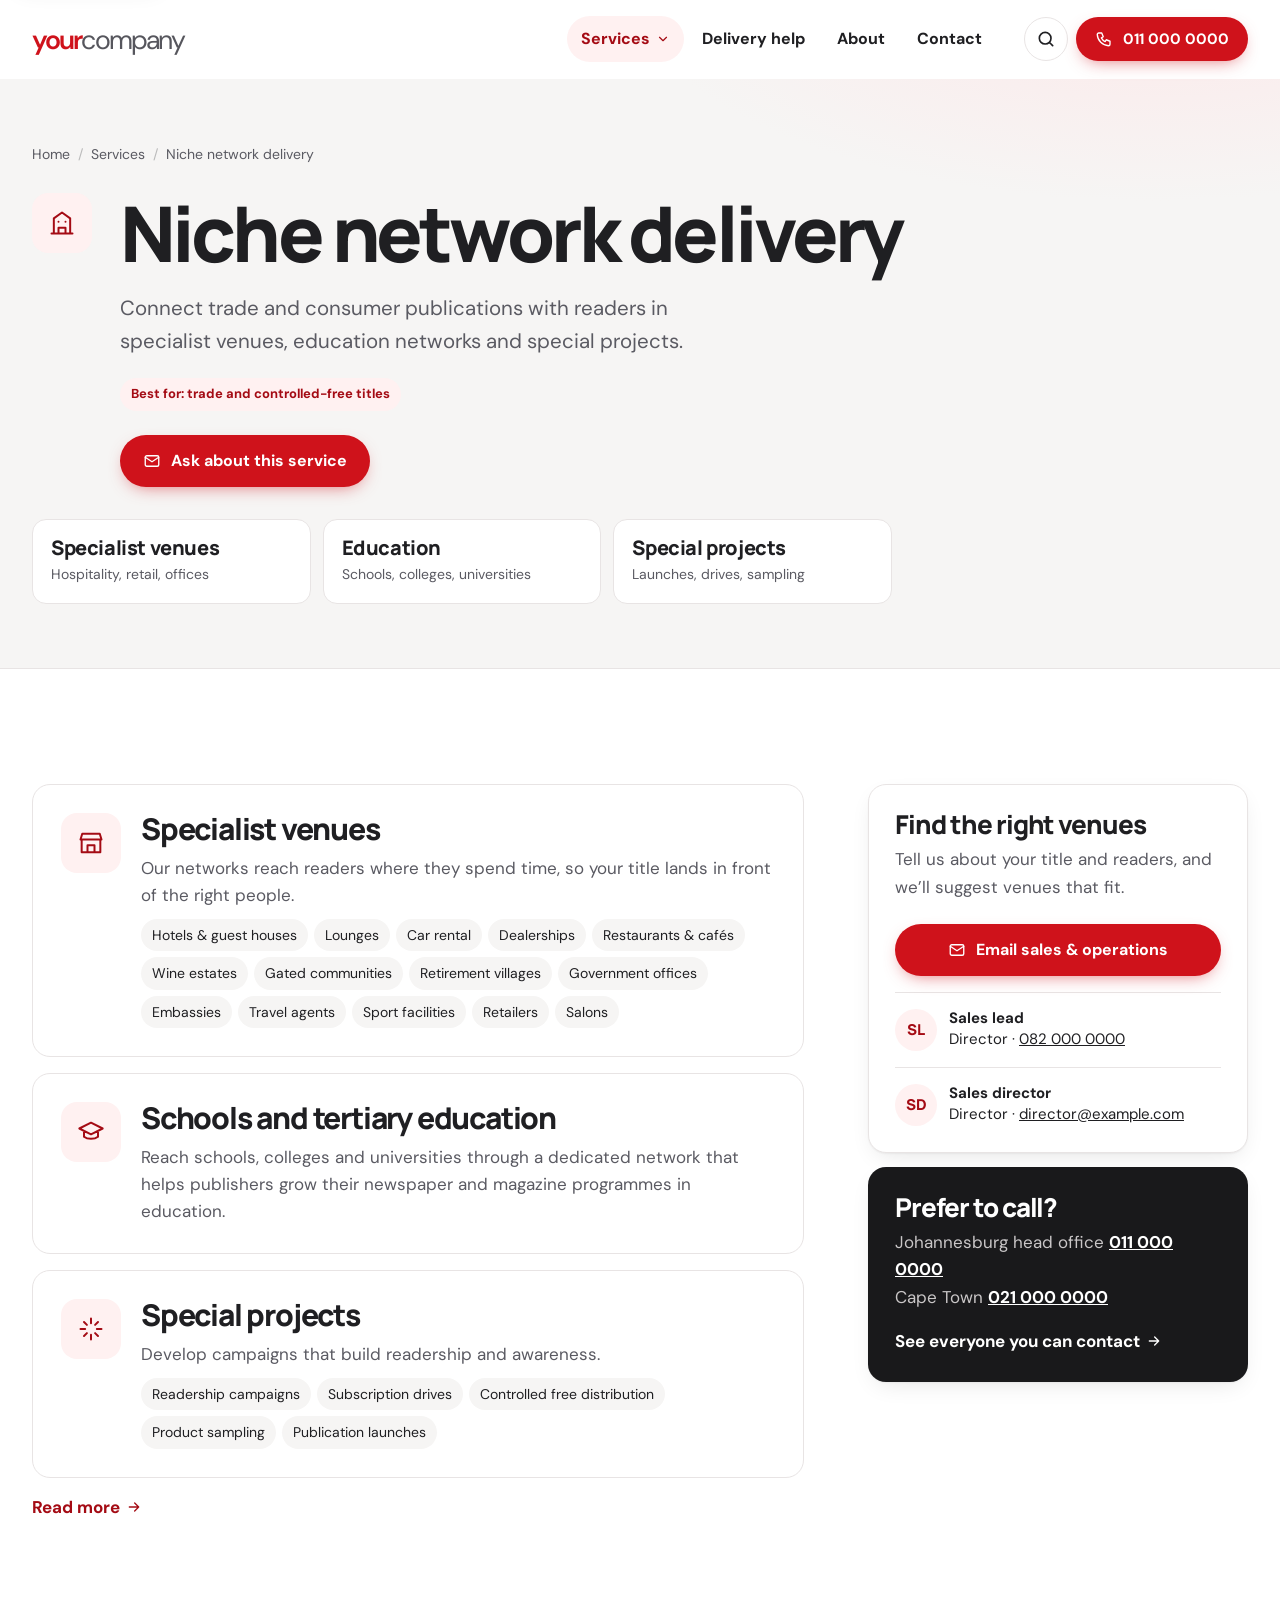
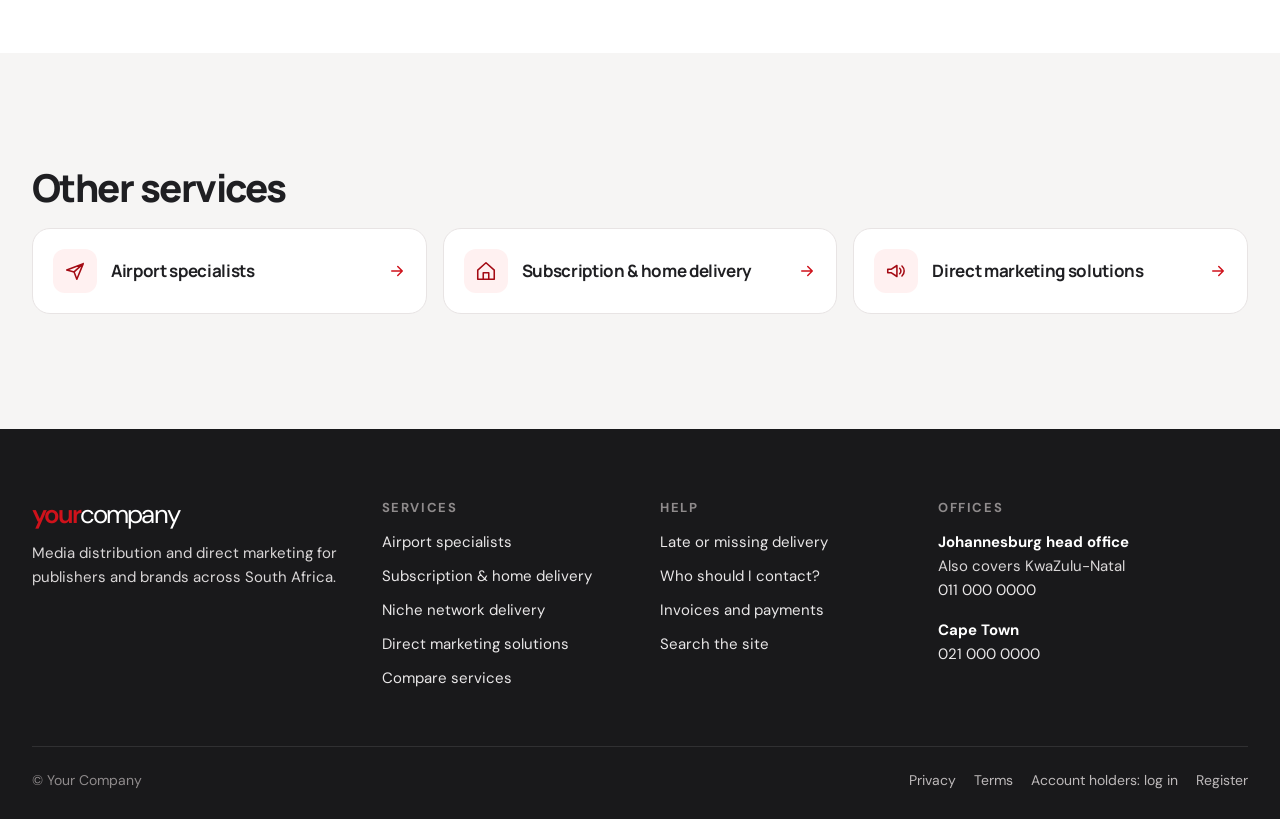
<file: networks.html>
<!doctype html>
<html lang="en-ZA"><head><meta charset="utf-8"><meta name="viewport" content="width=device-width, initial-scale=1">
<title>Niche network delivery | Your Company</title><meta name="description" content="Your title in hotels, dealerships, salons, offices, schools, universities and other specialist venues.">
<meta name="theme-color" content="#cf121b"><link rel="icon" href="favicon.svg" type="image/svg+xml"><link rel="apple-touch-icon" href="apple-touch-icon.png"><meta property="og:type" content="website"><meta property="og:site_name" content="Your Company">
<meta property="og:title" content="Niche network delivery | Your Company"><meta property="og:description" content="Your title in hotels, dealerships, salons, offices, schools, universities and other specialist venues."><meta property="og:image" content="airport.webp">
<link rel="preconnect" href="https://fonts.googleapis.com"><link rel="preconnect" href="https://fonts.gstatic.com" crossorigin>
<link rel="stylesheet" href="https://fonts.googleapis.com/css2?family=DM+Sans:opsz,wght@9..40,400;9..40,500;9..40,700&amp;family=Manrope:wght@500;700;800&amp;display=swap"><link rel="stylesheet" href="style.css"><script src="site.js" defer></script></head>
<body><a class="skip" href="#main">Skip to content</a><header class="hdr"><div class="wrap hdr-in">
<a class="brand" href="index.html" aria-label="Your Company home"><span><b>your</b>company</span></a>
<nav class="mainnav" id="mainnav" aria-label="Main"><ul>
<li class="has-menu"><a href="services.html" aria-current="page">Services <svg class="chev" viewBox="0 0 24 24" fill="none" stroke="currentColor" stroke-width="2" stroke-linecap="round" stroke-linejoin="round" aria-hidden="true"><path d="m6 9 6 6 6-6"/></svg></a><div class="mega"><div class="mega-grid"><a href="airport.html"><span class="ico"><svg viewBox="0 0 24 24" fill="none" stroke="currentColor" stroke-width="1.7" stroke-linecap="round" stroke-linejoin="round" aria-hidden="true"><path d="M3 11l18-7-7 17-3-8-8-2zm8 2L21 4"/></svg></span><span><strong>Airport specialists</strong><span>Reaching travellers</span></span></a><a href="subscription.html"><span class="ico"><svg viewBox="0 0 24 24" fill="none" stroke="currentColor" stroke-width="1.7" stroke-linecap="round" stroke-linejoin="round" aria-hidden="true"><path d="M3 11l9-8 9 8v10H3zm6 10v-7h6v7"/></svg></span><span><strong>Subscription &amp; home delivery</strong><span>Publishers with subscribers</span></span></a><a href="networks.html"><span class="ico"><svg viewBox="0 0 24 24" fill="none" stroke="currentColor" stroke-width="1.7" stroke-linecap="round" stroke-linejoin="round" aria-hidden="true"><path d="M3 21h18M5 21V8l7-5 7 5v13M9 21v-5h6v5M9 11h.01M15 11h.01"/></svg></span><span><strong>Niche network delivery</strong><span>Trade and controlled-free titles</span></span></a><a href="marketing.html"><span class="ico"><svg viewBox="0 0 24 24" fill="none" stroke="currentColor" stroke-width="1.7" stroke-linecap="round" stroke-linejoin="round" aria-hidden="true"><path d="M3 10v4h4l6 4V6L7 10H3zm13-1a4 4 0 0 1 0 6m2.5-8.5a7.5 7.5 0 0 1 0 11"/></svg></span><span><strong>Direct marketing solutions</strong><span>Brands promoting a product</span></span></a></div><a class="mega-foot link" href="services.html#fit">Not sure which fits? Compare services <svg viewBox="0 0 24 24" fill="none" stroke="currentColor" stroke-width="2" stroke-linecap="round" stroke-linejoin="round" aria-hidden="true"><path d="M5 12h14m-6-6 6 6-6 6"/></svg></a></div></li>
<li><a href="delivery-help.html">Delivery help</a></li>
<li><a href="index.html#about">About</a></li>
<li><a href="contact.html">Contact</a></li>
</ul></nav>
<div class="hdr-actions"><a class="iconbtn" href="search.html" aria-label="Search the site"><svg viewBox="0 0 24 24" fill="none" stroke="currentColor" stroke-width="2" stroke-linecap="round" stroke-linejoin="round" aria-hidden="true"><circle cx="11" cy="11" r="7"/><path d="m20 20-3.5-3.5"/></svg></a><a class="btn btn-sm hdr-call" href="tel:+27110000000"><svg viewBox="0 0 24 24" fill="none" stroke="currentColor" stroke-width="1.8" stroke-linecap="round" stroke-linejoin="round" aria-hidden="true"><path d="M5 4h4l2 5-2.5 1.5a11 11 0 0 0 5 5L15 13l5 2v4a2 2 0 0 1-2 2A16 16 0 0 1 3 6a2 2 0 0 1 2-2"/></svg>011 000 0000</a>
<button class="iconbtn menu-btn" type="button" aria-controls="mainnav" aria-expanded="false" aria-label="Open menu" data-open='<svg viewBox="0 0 24 24" fill="none" stroke="currentColor" stroke-width="2" stroke-linecap="round" stroke-linejoin="round" aria-hidden="true"><path d="M4 7h16M4 12h16M4 17h16"/></svg>' data-close='<svg viewBox="0 0 24 24" fill="none" stroke="currentColor" stroke-width="2" stroke-linecap="round" stroke-linejoin="round" aria-hidden="true"><path d="M6 6l12 12M18 6 6 18"/></svg>'><svg viewBox="0 0 24 24" fill="none" stroke="currentColor" stroke-width="2" stroke-linecap="round" stroke-linejoin="round" aria-hidden="true"><path d="M4 7h16M4 12h16M4 17h16"/></svg></button></div>
</div></header><main id="main">
<section class="phero"><div class="wrap"><ol class="crumbs"><li><a href="index.html">Home</a></li><li><a href="services.html">Services</a></li><li aria-current="page">Niche network delivery</li></ol>
<div class="phero-svc"><span class="ico ico-lg"><svg viewBox="0 0 24 24" fill="none" stroke="currentColor" stroke-width="1.7" stroke-linecap="round" stroke-linejoin="round" aria-hidden="true"><path d="M3 21h18M5 21V8l7-5 7 5v13M9 21v-5h6v5M9 11h.01M15 11h.01"/></svg></span><div><h1>Niche network delivery</h1><p class="lead">Connect trade and consumer publications with readers in specialist venues, education networks and special projects.</p>
<ul class="chips"><li class="best">Best for: trade and controlled-free titles</li></ul><a class="btn" href="#ask"><svg viewBox="0 0 24 24" fill="none" stroke="currentColor" stroke-width="1.8" stroke-linecap="round" stroke-linejoin="round" aria-hidden="true"><rect x="3" y="5" width="18" height="14" rx="2"/><path d="m3 7 9 6 9-6"/></svg>Ask about this service</a></div></div>
<div class="facts"><div class="fact"><strong>Specialist venues</strong><span>Hospitality, retail, offices</span></div><div class="fact"><strong>Education</strong><span>Schools, colleges, universities</span></div><div class="fact"><strong>Special projects</strong><span>Launches, drives, sampling</span></div></div></div></section>
<section class="section"><div class="wrap detail"><div class="blocks"><section class="block rv"><span class="ico ico-lg"><svg viewBox="0 0 24 24" fill="none" stroke="currentColor" stroke-width="1.7" stroke-linecap="round" stroke-linejoin="round" aria-hidden="true"><path d="M3 9h18l-1.5-5h-15zM4 9v11h16V9M9 20v-6h6v6"/></svg></span><div><h2>Specialist venues</h2><p>Our networks reach readers where they spend time, so your title lands in front of the right people.</p><ul><li>Hotels &amp; guest houses</li><li>Lounges</li><li>Car rental</li><li>Dealerships</li><li>Restaurants &amp; cafés</li><li>Wine estates</li><li>Gated communities</li><li>Retirement villages</li><li>Government offices</li><li>Embassies</li><li>Travel agents</li><li>Sport facilities</li><li>Retailers</li><li>Salons</li></ul></div></section><section class="block rv"><span class="ico ico-lg"><svg viewBox="0 0 24 24" fill="none" stroke="currentColor" stroke-width="1.7" stroke-linecap="round" stroke-linejoin="round" aria-hidden="true"><path d="m2 9 10-5 10 5-10 5zM6 11v5c3 2.5 9 2.5 12 0v-5"/></svg></span><div><h2>Schools and tertiary education</h2><p>Reach schools, colleges and universities through a dedicated network that helps publishers grow their newspaper and magazine programmes in education.</p></div></section><section class="block rv"><span class="ico ico-lg"><svg viewBox="0 0 24 24" fill="none" stroke="currentColor" stroke-width="1.7" stroke-linecap="round" stroke-linejoin="round" aria-hidden="true"><path d="M12 3v4m0 10v4M3 12h4m10 0h4M6 6l2.5 2.5m7 7L18 18M6 18l2.5-2.5m7-7L18 6"/></svg></span><div><h2>Special projects</h2><p>Develop campaigns that build readership and awareness.</p><ul><li>Readership campaigns</li><li>Subscription drives</li><li>Controlled free distribution</li><li>Product sampling</li><li>Publication launches</li></ul></div></section>
<p><a class="link" href="https://example.com/Our-Services/Niche-network-delivery-services">Read more <svg viewBox="0 0 24 24" fill="none" stroke="currentColor" stroke-width="2" stroke-linecap="round" stroke-linejoin="round" aria-hidden="true"><path d="M5 12h14m-6-6 6 6-6 6"/></svg></a></p></div>
<aside class="aside" id="ask"><div class="card"><h2>Find the right venues</h2><p>Tell us about your title and readers, and we’ll suggest venues that fit.</p>
<a class="btn" href="mailto:sales@example.com?subject=Niche%20network%20delivery%20enquiry"><svg viewBox="0 0 24 24" fill="none" stroke="currentColor" stroke-width="1.8" stroke-linecap="round" stroke-linejoin="round" aria-hidden="true"><rect x="3" y="5" width="18" height="14" rx="2"/><path d="m3 7 9 6 9-6"/></svg>Email sales &amp; operations</a>
<div class="mini"><span class="avatar">SL</span><span><strong>Sales lead</strong>Director · <a href="tel:+27820000000">082 000 0000</a></span></div>
<div class="mini"><span class="avatar">SD</span><span><strong>Sales director</strong>Director · <a href="mailto:director@example.com">director@example.com</a></span></div></div><div class="card card-dark"><h2>Prefer to call?</h2><p>Johannesburg head office <a href="tel:+27110000000" style="color:#fff;font-weight:700">011 000 0000</a><br>Cape Town <a href="tel:+27210000000" style="color:#fff;font-weight:700">021 000 0000</a></p><a class="link" style="color:#fff" href="contact.html#needs">See everyone you can contact <svg viewBox="0 0 24 24" fill="none" stroke="currentColor" stroke-width="2" stroke-linecap="round" stroke-linejoin="round" aria-hidden="true"><path d="M5 12h14m-6-6 6 6-6 6"/></svg></a></div></aside></div></section>
<section class="section soft"><div class="wrap"><h2 style="font-size:clamp(28px,3vw,40px)">Other services</h2><div class="others"><a class="other" href="airport.html"><span class="ico"><svg viewBox="0 0 24 24" fill="none" stroke="currentColor" stroke-width="1.7" stroke-linecap="round" stroke-linejoin="round" aria-hidden="true"><path d="M3 11l18-7-7 17-3-8-8-2zm8 2L21 4"/></svg></span><strong>Airport specialists</strong><svg class="arrow" viewBox="0 0 24 24" fill="none" stroke="currentColor" stroke-width="2" stroke-linecap="round" stroke-linejoin="round" aria-hidden="true"><path d="M5 12h14m-6-6 6 6-6 6"/></svg></a><a class="other" href="subscription.html"><span class="ico"><svg viewBox="0 0 24 24" fill="none" stroke="currentColor" stroke-width="1.7" stroke-linecap="round" stroke-linejoin="round" aria-hidden="true"><path d="M3 11l9-8 9 8v10H3zm6 10v-7h6v7"/></svg></span><strong>Subscription &amp; home delivery</strong><svg class="arrow" viewBox="0 0 24 24" fill="none" stroke="currentColor" stroke-width="2" stroke-linecap="round" stroke-linejoin="round" aria-hidden="true"><path d="M5 12h14m-6-6 6 6-6 6"/></svg></a><a class="other" href="marketing.html"><span class="ico"><svg viewBox="0 0 24 24" fill="none" stroke="currentColor" stroke-width="1.7" stroke-linecap="round" stroke-linejoin="round" aria-hidden="true"><path d="M3 10v4h4l6 4V6L7 10H3zm13-1a4 4 0 0 1 0 6m2.5-8.5a7.5 7.5 0 0 1 0 11"/></svg></span><strong>Direct marketing solutions</strong><svg class="arrow" viewBox="0 0 24 24" fill="none" stroke="currentColor" stroke-width="2" stroke-linecap="round" stroke-linejoin="round" aria-hidden="true"><path d="M5 12h14m-6-6 6 6-6 6"/></svg></a></div></div></section></main><footer><div class="wrap">
<div class="foot-grid">
<div><div class="foot-brand"><b>your</b>company</div><p>Media distribution and direct marketing for publishers and brands across South Africa.</p></div>
<div><h2>Services</h2><ul><li><a href="airport.html">Airport specialists</a></li><li><a href="subscription.html">Subscription &amp; home delivery</a></li><li><a href="networks.html">Niche network delivery</a></li><li><a href="marketing.html">Direct marketing solutions</a></li><li><a href="services.html#fit">Compare services</a></li></ul></div>
<div><h2>Help</h2><ul><li><a href="delivery-help.html">Late or missing delivery</a></li><li><a href="contact.html#needs">Who should I contact?</a></li><li><a href="contact.html#accounts">Invoices and payments</a></li><li><a href="search.html">Search the site</a></li></ul></div>
<div><h2>Offices</h2>
<div class="foot-office"><strong>Johannesburg head office</strong>Also covers KwaZulu-Natal<br><a href="tel:+27110000000">011 000 0000</a></div>
<div class="foot-office"><strong>Cape Town</strong><a href="tel:+27210000000">021 000 0000</a></div></div>
</div>
<div class="foot-bottom"><span>© Your Company</span><nav aria-label="Legal and account"><a href="https://example.com/Privacy">Privacy</a><a href="https://example.com/Terms">Terms</a><a href="https://example.com/Login">Account holders: log in</a><a href="https://example.com/Register">Register</a></nav></div>
</div></footer>
<div class="qbar" aria-label="Quick contact"><a class="btn btn-ghost" href="tel:+27110000000"><svg viewBox="0 0 24 24" fill="none" stroke="currentColor" stroke-width="1.8" stroke-linecap="round" stroke-linejoin="round" aria-hidden="true"><path d="M5 4h4l2 5-2.5 1.5a11 11 0 0 0 5 5L15 13l5 2v4a2 2 0 0 1-2 2A16 16 0 0 1 3 6a2 2 0 0 1 2-2"/></svg>Call us</a><a class="btn" href="contact.html#needs">Who to contact</a></div>
</body></html>
</file>
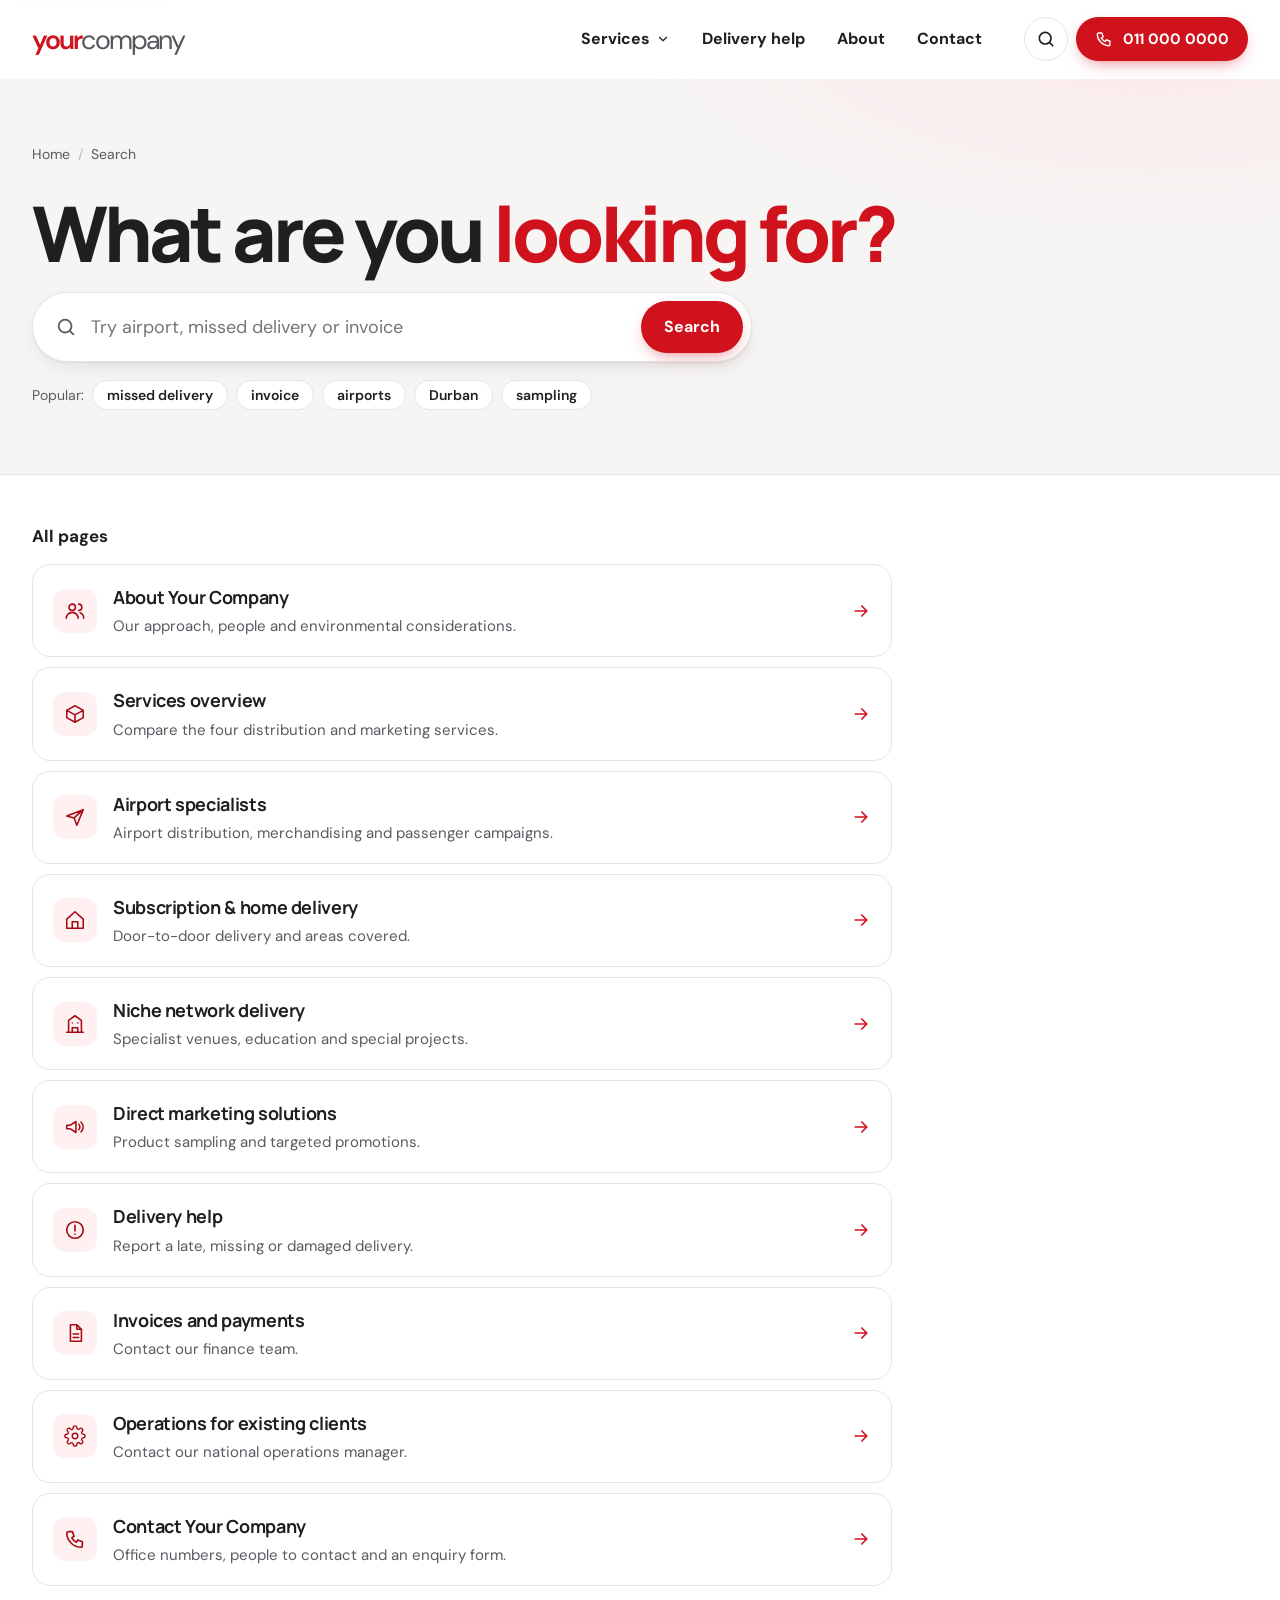
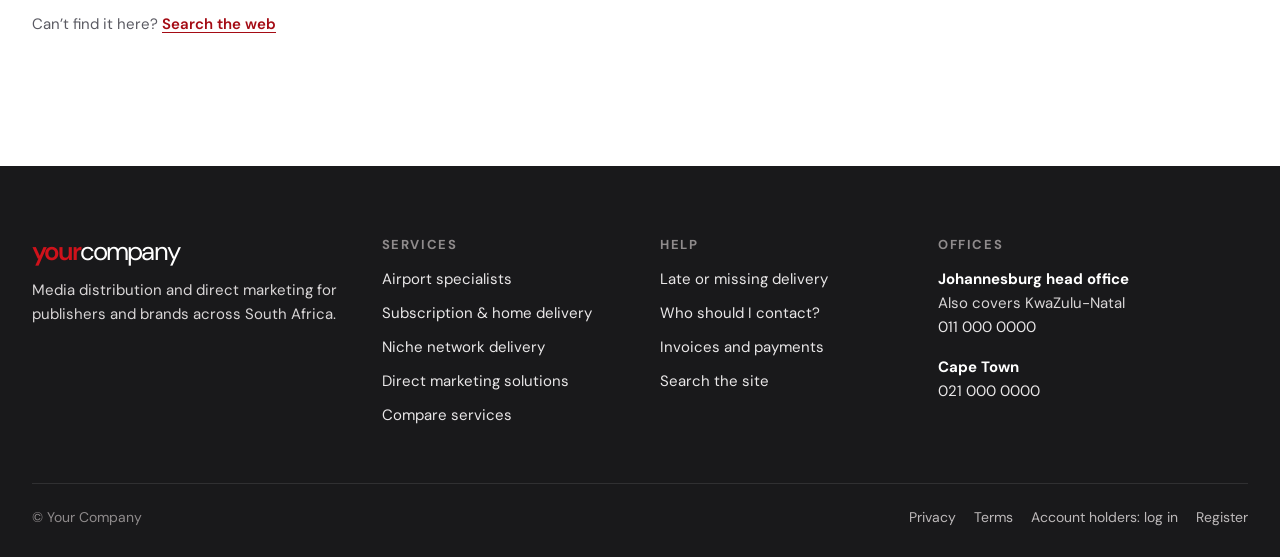
<file: search.html>
<!doctype html>
<html lang="en-ZA"><head><meta charset="utf-8"><meta name="viewport" content="width=device-width, initial-scale=1">
<title>Search | Your Company</title><meta name="description" content="Search Your Company services, delivery help and contacts.">
<meta name="theme-color" content="#cf121b"><link rel="icon" href="favicon.svg" type="image/svg+xml"><link rel="apple-touch-icon" href="apple-touch-icon.png"><meta property="og:type" content="website"><meta property="og:site_name" content="Your Company">
<meta property="og:title" content="Search | Your Company"><meta property="og:description" content="Search Your Company services, delivery help and contacts."><meta property="og:image" content="airport.webp">
<link rel="preconnect" href="https://fonts.googleapis.com"><link rel="preconnect" href="https://fonts.gstatic.com" crossorigin>
<link rel="stylesheet" href="https://fonts.googleapis.com/css2?family=DM+Sans:opsz,wght@9..40,400;9..40,500;9..40,700&amp;family=Manrope:wght@500;700;800&amp;display=swap"><link rel="stylesheet" href="style.css"><script src="site.js" defer></script></head>
<body><a class="skip" href="#main">Skip to content</a><header class="hdr"><div class="wrap hdr-in">
<a class="brand" href="index.html" aria-label="Your Company home"><span><b>your</b>company</span></a>
<nav class="mainnav" id="mainnav" aria-label="Main"><ul>
<li class="has-menu"><a href="services.html">Services <svg class="chev" viewBox="0 0 24 24" fill="none" stroke="currentColor" stroke-width="2" stroke-linecap="round" stroke-linejoin="round" aria-hidden="true"><path d="m6 9 6 6 6-6"/></svg></a><div class="mega"><div class="mega-grid"><a href="airport.html"><span class="ico"><svg viewBox="0 0 24 24" fill="none" stroke="currentColor" stroke-width="1.7" stroke-linecap="round" stroke-linejoin="round" aria-hidden="true"><path d="M3 11l18-7-7 17-3-8-8-2zm8 2L21 4"/></svg></span><span><strong>Airport specialists</strong><span>Reaching travellers</span></span></a><a href="subscription.html"><span class="ico"><svg viewBox="0 0 24 24" fill="none" stroke="currentColor" stroke-width="1.7" stroke-linecap="round" stroke-linejoin="round" aria-hidden="true"><path d="M3 11l9-8 9 8v10H3zm6 10v-7h6v7"/></svg></span><span><strong>Subscription &amp; home delivery</strong><span>Publishers with subscribers</span></span></a><a href="networks.html"><span class="ico"><svg viewBox="0 0 24 24" fill="none" stroke="currentColor" stroke-width="1.7" stroke-linecap="round" stroke-linejoin="round" aria-hidden="true"><path d="M3 21h18M5 21V8l7-5 7 5v13M9 21v-5h6v5M9 11h.01M15 11h.01"/></svg></span><span><strong>Niche network delivery</strong><span>Trade and controlled-free titles</span></span></a><a href="marketing.html"><span class="ico"><svg viewBox="0 0 24 24" fill="none" stroke="currentColor" stroke-width="1.7" stroke-linecap="round" stroke-linejoin="round" aria-hidden="true"><path d="M3 10v4h4l6 4V6L7 10H3zm13-1a4 4 0 0 1 0 6m2.5-8.5a7.5 7.5 0 0 1 0 11"/></svg></span><span><strong>Direct marketing solutions</strong><span>Brands promoting a product</span></span></a></div><a class="mega-foot link" href="services.html#fit">Not sure which fits? Compare services <svg viewBox="0 0 24 24" fill="none" stroke="currentColor" stroke-width="2" stroke-linecap="round" stroke-linejoin="round" aria-hidden="true"><path d="M5 12h14m-6-6 6 6-6 6"/></svg></a></div></li>
<li><a href="delivery-help.html">Delivery help</a></li>
<li><a href="index.html#about">About</a></li>
<li><a href="contact.html">Contact</a></li>
</ul></nav>
<div class="hdr-actions"><a class="iconbtn" href="search.html" aria-label="Search the site" aria-current="page"><svg viewBox="0 0 24 24" fill="none" stroke="currentColor" stroke-width="2" stroke-linecap="round" stroke-linejoin="round" aria-hidden="true"><circle cx="11" cy="11" r="7"/><path d="m20 20-3.5-3.5"/></svg></a><a class="btn btn-sm hdr-call" href="tel:+27110000000"><svg viewBox="0 0 24 24" fill="none" stroke="currentColor" stroke-width="1.8" stroke-linecap="round" stroke-linejoin="round" aria-hidden="true"><path d="M5 4h4l2 5-2.5 1.5a11 11 0 0 0 5 5L15 13l5 2v4a2 2 0 0 1-2 2A16 16 0 0 1 3 6a2 2 0 0 1 2-2"/></svg>011 000 0000</a>
<button class="iconbtn menu-btn" type="button" aria-controls="mainnav" aria-expanded="false" aria-label="Open menu" data-open='<svg viewBox="0 0 24 24" fill="none" stroke="currentColor" stroke-width="2" stroke-linecap="round" stroke-linejoin="round" aria-hidden="true"><path d="M4 7h16M4 12h16M4 17h16"/></svg>' data-close='<svg viewBox="0 0 24 24" fill="none" stroke="currentColor" stroke-width="2" stroke-linecap="round" stroke-linejoin="round" aria-hidden="true"><path d="M6 6l12 12M18 6 6 18"/></svg>'><svg viewBox="0 0 24 24" fill="none" stroke="currentColor" stroke-width="2" stroke-linecap="round" stroke-linejoin="round" aria-hidden="true"><path d="M4 7h16M4 12h16M4 17h16"/></svg></button></div>
</div></header><main id="main">
<section class="phero"><div class="wrap"><ol class="crumbs"><li><a href="index.html">Home</a></li><li aria-current="page">Search</li></ol>
<h1>What are you <em>looking for?</em></h1>
<form id="site-search" role="search" action="search.html"><label class="sr-only" for="query" style="position:absolute;left:-9999px">Search this site</label><div class="searchbox"><svg viewBox="0 0 24 24" fill="none" stroke="currentColor" stroke-width="2" stroke-linecap="round" stroke-linejoin="round" aria-hidden="true"><circle cx="11" cy="11" r="7"/><path d="m20 20-3.5-3.5"/></svg><input id="query" name="q" type="search" placeholder="Try airport, missed delivery or invoice" autocomplete="off"><button class="btn" type="submit">Search</button></div></form>
<div class="suggest"><span>Popular:</span><button type="button">missed delivery</button><button type="button">invoice</button><button type="button">airports</button><button type="button">Durban</button><button type="button">sampling</button></div></div></section>
<section class="section" style="padding-top:48px"><div class="wrap"><p class="status" id="search-status" role="status"></p><ul class="results"><li data-keywords="about bee entrepreneurs environment company who we are"><a href="index.html#about"><span class="ico"><svg viewBox="0 0 24 24" fill="none" stroke="currentColor" stroke-width="1.7" stroke-linecap="round" stroke-linejoin="round" aria-hidden="true"><circle cx="9" cy="8" r="3.5"/><path d="M2.5 20a6.5 6.5 0 0 1 13 0M16 4.5a3.5 3.5 0 0 1 0 7m5.5 8.5a6.5 6.5 0 0 0-4-6"/></svg></span><span><strong>About Your Company</strong><p>Our approach, people and environmental considerations.</p></span><svg class="arrow" viewBox="0 0 24 24" fill="none" stroke="currentColor" stroke-width="2" stroke-linecap="round" stroke-linejoin="round" aria-hidden="true"><path d="M5 12h14m-6-6 6 6-6 6"/></svg></a></li><li data-keywords="publication distribution marketing compare which service"><a href="services.html"><span class="ico"><svg viewBox="0 0 24 24" fill="none" stroke="currentColor" stroke-width="1.7" stroke-linecap="round" stroke-linejoin="round" aria-hidden="true"><path d="M21 8 12 3 3 8v8l9 5 9-5zM3 8l9 5 9-5M12 13v8"/></svg></span><span><strong>Services overview</strong><p>Compare the four distribution and marketing services.</p></span><svg class="arrow" viewBox="0 0 24 24" fill="none" stroke="currentColor" stroke-width="2" stroke-linecap="round" stroke-linejoin="round" aria-hidden="true"><path d="M5 12h14m-6-6 6 6-6 6"/></svg></a></li><li data-keywords="tambo lanseria king shaka warehouse warehousing airport logistics cape town aircraft travellers lounges merchandising handouts"><a href="airport.html"><span class="ico"><svg viewBox="0 0 24 24" fill="none" stroke="currentColor" stroke-width="1.7" stroke-linecap="round" stroke-linejoin="round" aria-hidden="true"><path d="M3 11l18-7-7 17-3-8-8-2zm8 2L21 4"/></svg></span><span><strong>Airport specialists</strong><p>Airport distribution, merchandising and passenger campaigns.</p></span><svg class="arrow" viewBox="0 0 24 24" fill="none" stroke="currentColor" stroke-width="2" stroke-linecap="round" stroke-linejoin="round" aria-hidden="true"><path d="M5 12h14m-6-6 6 6-6 6"/></svg></a></li><li data-keywords="durban joburg johannesburg pretoria sandton rosebank randburg ekurhuleni pietermaritzburg port elizabeth gqeberha bloemfontein seaboard home newspaper subscription magazines areas coverage"><a href="subscription.html"><span class="ico"><svg viewBox="0 0 24 24" fill="none" stroke="currentColor" stroke-width="1.7" stroke-linecap="round" stroke-linejoin="round" aria-hidden="true"><path d="M3 11l9-8 9 8v10H3zm6 10v-7h6v7"/></svg></span><span><strong>Subscription &amp; home delivery</strong><p>Door-to-door delivery and areas covered.</p></span><svg class="arrow" viewBox="0 0 24 24" fill="none" stroke="currentColor" stroke-width="2" stroke-linecap="round" stroke-linejoin="round" aria-hidden="true"><path d="M5 12h14m-6-6 6 6-6 6"/></svg></a></li><li data-keywords="hotels schools universities colleges specialist niche venues salons dealerships embassies trade controlled free launches"><a href="networks.html"><span class="ico"><svg viewBox="0 0 24 24" fill="none" stroke="currentColor" stroke-width="1.7" stroke-linecap="round" stroke-linejoin="round" aria-hidden="true"><path d="M3 21h18M5 21V8l7-5 7 5v13M9 21v-5h6v5M9 11h.01M15 11h.01"/></svg></span><span><strong>Niche network delivery</strong><p>Specialist venues, education and special projects.</p></span><svg class="arrow" viewBox="0 0 24 24" fill="none" stroke="currentColor" stroke-width="2" stroke-linecap="round" stroke-linejoin="round" aria-hidden="true"><path d="M5 12h14m-6-6 6 6-6 6"/></svg></a></li><li data-keywords="product samples sampling suburbs promotions advertising flyers leaflets launch households"><a href="marketing.html"><span class="ico"><svg viewBox="0 0 24 24" fill="none" stroke="currentColor" stroke-width="1.7" stroke-linecap="round" stroke-linejoin="round" aria-hidden="true"><path d="M3 10v4h4l6 4V6L7 10H3zm13-1a4 4 0 0 1 0 6m2.5-8.5a7.5 7.5 0 0 1 0 11"/></svg></span><span><strong>Direct marketing solutions</strong><p>Product sampling and targeted promotions.</p></span><svg class="arrow" viewBox="0 0 24 24" fill="none" stroke="currentColor" stroke-width="2" stroke-linecap="round" stroke-linejoin="round" aria-hidden="true"><path d="M5 12h14m-6-6 6 6-6 6"/></svg></a></li><li data-keywords="delivery late missing missed damaged complaint problem not delivered subscriber paper newspaper magazine "><a href="delivery-help.html"><span class="ico"><svg viewBox="0 0 24 24" fill="none" stroke="currentColor" stroke-width="1.8" stroke-linecap="round" stroke-linejoin="round" aria-hidden="true"><circle cx="12" cy="12" r="9"/><path d="M12 7v6m0 3.5h.01"/></svg></span><span><strong>Delivery help</strong><p>Report a late, missing or damaged delivery.</p></span><svg class="arrow" viewBox="0 0 24 24" fill="none" stroke="currentColor" stroke-width="2" stroke-linecap="round" stroke-linejoin="round" aria-hidden="true"><path d="M5 12h14m-6-6 6 6-6 6"/></svg></a></li><li data-keywords="finance invoice invoices statement payment pay billing account accounts "><a href="contact.html#accounts"><span class="ico"><svg viewBox="0 0 24 24" fill="none" stroke="currentColor" stroke-width="1.7" stroke-linecap="round" stroke-linejoin="round" aria-hidden="true"><path d="M7 3h7l5 5v13H7zM14 3v5h5M10 13h6M10 17h6"/></svg></span><span><strong>Invoices and payments</strong><p>Contact our finance team.</p></span><svg class="arrow" viewBox="0 0 24 24" fill="none" stroke="currentColor" stroke-width="2" stroke-linecap="round" stroke-linejoin="round" aria-hidden="true"><path d="M5 12h14m-6-6 6 6-6 6"/></svg></a></li><li data-keywords="operations existing client schedule logistics "><a href="contact.html#operations"><span class="ico"><svg viewBox="0 0 24 24" fill="none" stroke="currentColor" stroke-width="1.5" stroke-linecap="round" stroke-linejoin="round" aria-hidden="true"><circle cx="12" cy="12" r="3"/><path d="M19.4 15a1.7 1.7 0 0 0 .3 1.8l.1.1a2 2 0 1 1-2.8 2.8l-.1-.1a1.7 1.7 0 0 0-1.8-.3 1.7 1.7 0 0 0-1 1.5V21a2 2 0 1 1-4 0v-.1a1.7 1.7 0 0 0-1.1-1.5 1.7 1.7 0 0 0-1.8.3l-.1.1a2 2 0 1 1-2.8-2.8l.1-.1a1.7 1.7 0 0 0 .3-1.8 1.7 1.7 0 0 0-1.5-1H3a2 2 0 1 1 0-4h.1a1.7 1.7 0 0 0 1.5-1.1 1.7 1.7 0 0 0-.3-1.8l-.1-.1a2 2 0 1 1 2.8-2.8l.1.1a1.7 1.7 0 0 0 1.8.3H9a1.7 1.7 0 0 0 1-1.5V3a2 2 0 1 1 4 0v.1a1.7 1.7 0 0 0 1 1.5 1.7 1.7 0 0 0 1.8-.3l.1-.1a2 2 0 1 1 2.8 2.8l-.1.1a1.7 1.7 0 0 0-.3 1.8V9a1.7 1.7 0 0 0 1.5 1H21a2 2 0 1 1 0 4h-.1a1.7 1.7 0 0 0-1.5 1z"/></svg></span><span><strong>Operations for existing clients</strong><p>Contact our national operations manager.</p></span><svg class="arrow" viewBox="0 0 24 24" fill="none" stroke="currentColor" stroke-width="2" stroke-linecap="round" stroke-linejoin="round" aria-hidden="true"><path d="M5 12h14m-6-6 6 6-6 6"/></svg></a></li><li data-keywords="phone call email sales johannesburg cape town kwazulu natal whatsapp office address directions fax postal"><a href="contact.html"><span class="ico"><svg viewBox="0 0 24 24" fill="none" stroke="currentColor" stroke-width="1.8" stroke-linecap="round" stroke-linejoin="round" aria-hidden="true"><path d="M5 4h4l2 5-2.5 1.5a11 11 0 0 0 5 5L15 13l5 2v4a2 2 0 0 1-2 2A16 16 0 0 1 3 6a2 2 0 0 1 2-2"/></svg></span><span><strong>Contact Your Company</strong><p>Office numbers, people to contact and an enquiry form.</p></span><svg class="arrow" viewBox="0 0 24 24" fill="none" stroke="currentColor" stroke-width="2" stroke-linecap="round" stroke-linejoin="round" aria-hidden="true"><path d="M5 12h14m-6-6 6 6-6 6"/></svg></a></li></ul>
<div class="search-help" id="search-help" hidden>Can’t find it? Call <a class="ul" href="tel:+27110000000">011 000 0000</a> or see <a class="ul" href="contact.html#needs">who to contact</a>.</div>
<p class="web muted">Can’t find it here? <a class="ul" id="web-search" href="https://www.google.com/search?q=">Search the web</a></p></div></section></main><footer><div class="wrap">
<div class="foot-grid">
<div><div class="foot-brand"><b>your</b>company</div><p>Media distribution and direct marketing for publishers and brands across South Africa.</p></div>
<div><h2>Services</h2><ul><li><a href="airport.html">Airport specialists</a></li><li><a href="subscription.html">Subscription &amp; home delivery</a></li><li><a href="networks.html">Niche network delivery</a></li><li><a href="marketing.html">Direct marketing solutions</a></li><li><a href="services.html#fit">Compare services</a></li></ul></div>
<div><h2>Help</h2><ul><li><a href="delivery-help.html">Late or missing delivery</a></li><li><a href="contact.html#needs">Who should I contact?</a></li><li><a href="contact.html#accounts">Invoices and payments</a></li><li><a href="search.html">Search the site</a></li></ul></div>
<div><h2>Offices</h2>
<div class="foot-office"><strong>Johannesburg head office</strong>Also covers KwaZulu-Natal<br><a href="tel:+27110000000">011 000 0000</a></div>
<div class="foot-office"><strong>Cape Town</strong><a href="tel:+27210000000">021 000 0000</a></div></div>
</div>
<div class="foot-bottom"><span>© Your Company</span><nav aria-label="Legal and account"><a href="https://example.com/Privacy">Privacy</a><a href="https://example.com/Terms">Terms</a><a href="https://example.com/Login">Account holders: log in</a><a href="https://example.com/Register">Register</a></nav></div>
</div></footer>
<div class="qbar" aria-label="Quick contact"><a class="btn btn-ghost" href="tel:+27110000000"><svg viewBox="0 0 24 24" fill="none" stroke="currentColor" stroke-width="1.8" stroke-linecap="round" stroke-linejoin="round" aria-hidden="true"><path d="M5 4h4l2 5-2.5 1.5a11 11 0 0 0 5 5L15 13l5 2v4a2 2 0 0 1-2 2A16 16 0 0 1 3 6a2 2 0 0 1 2-2"/></svg>Call us</a><a class="btn" href="contact.html#needs">Who to contact</a></div>
</body></html>
</file>
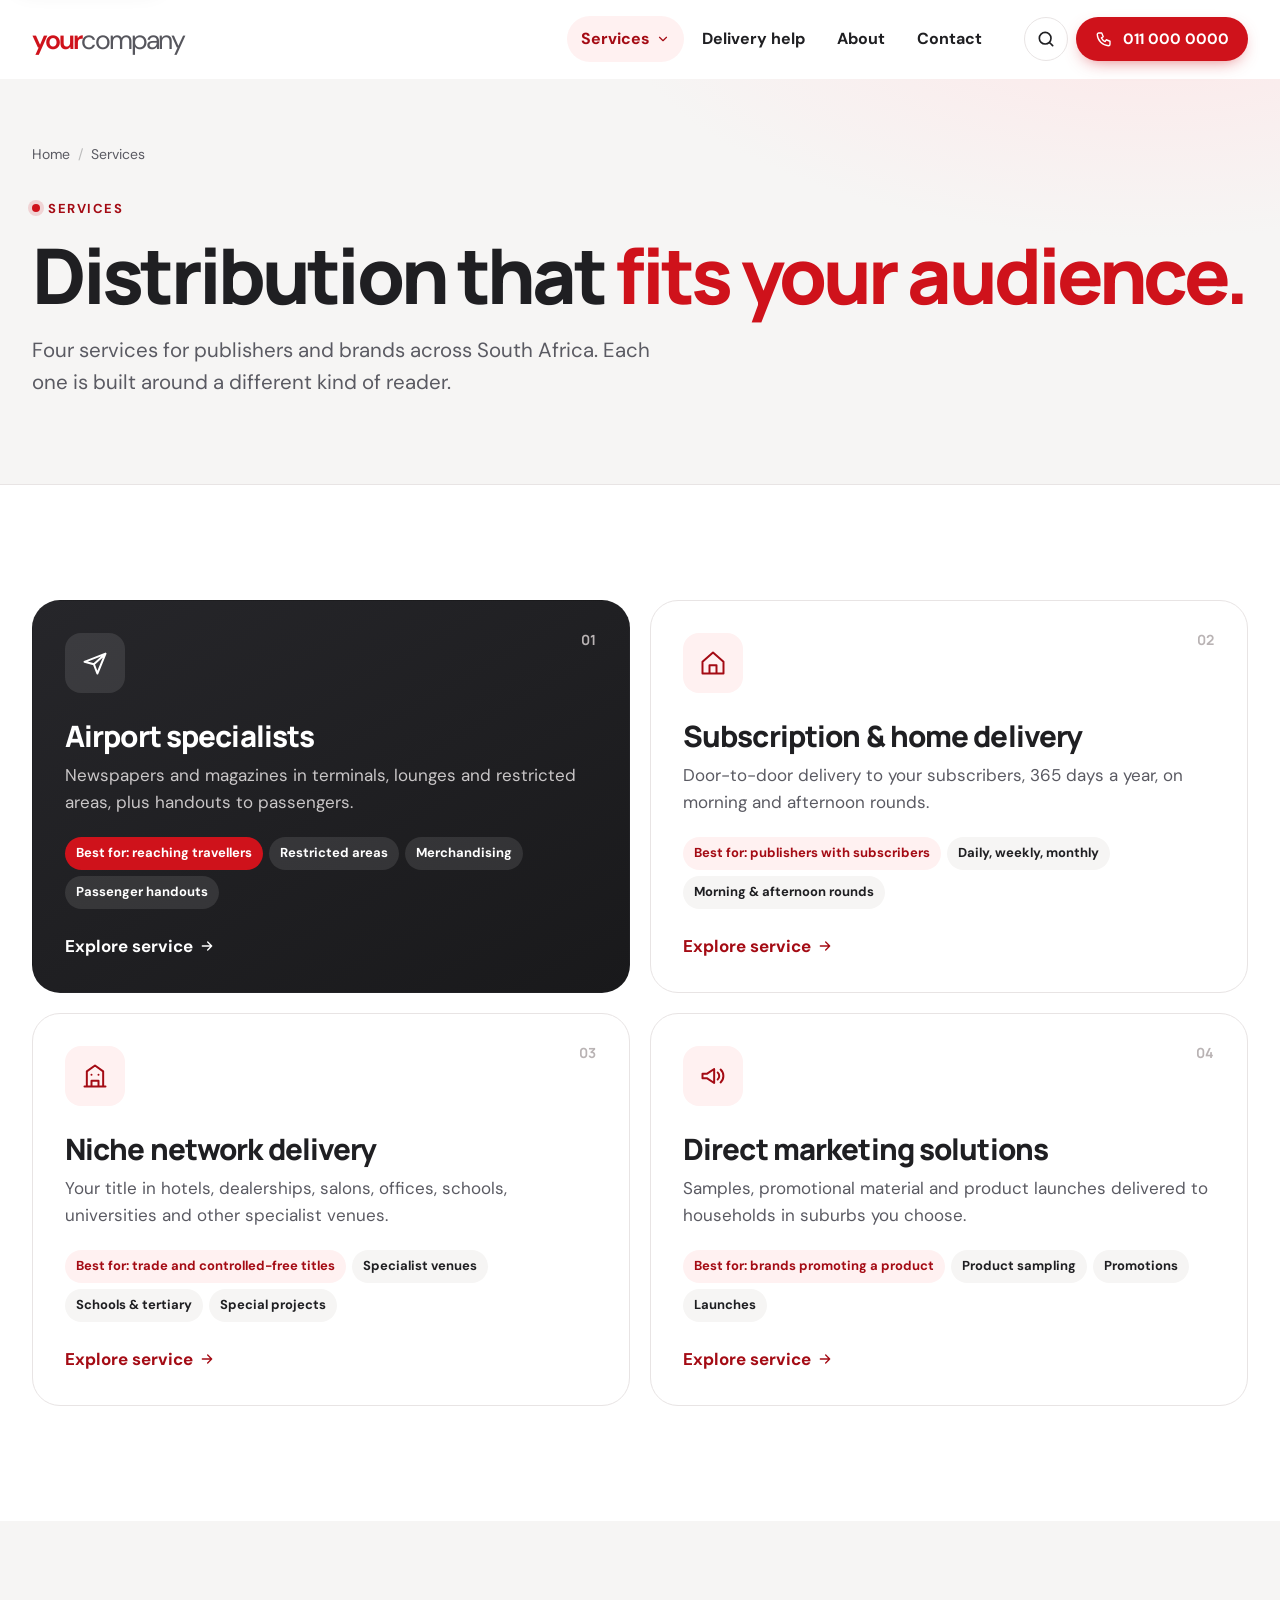
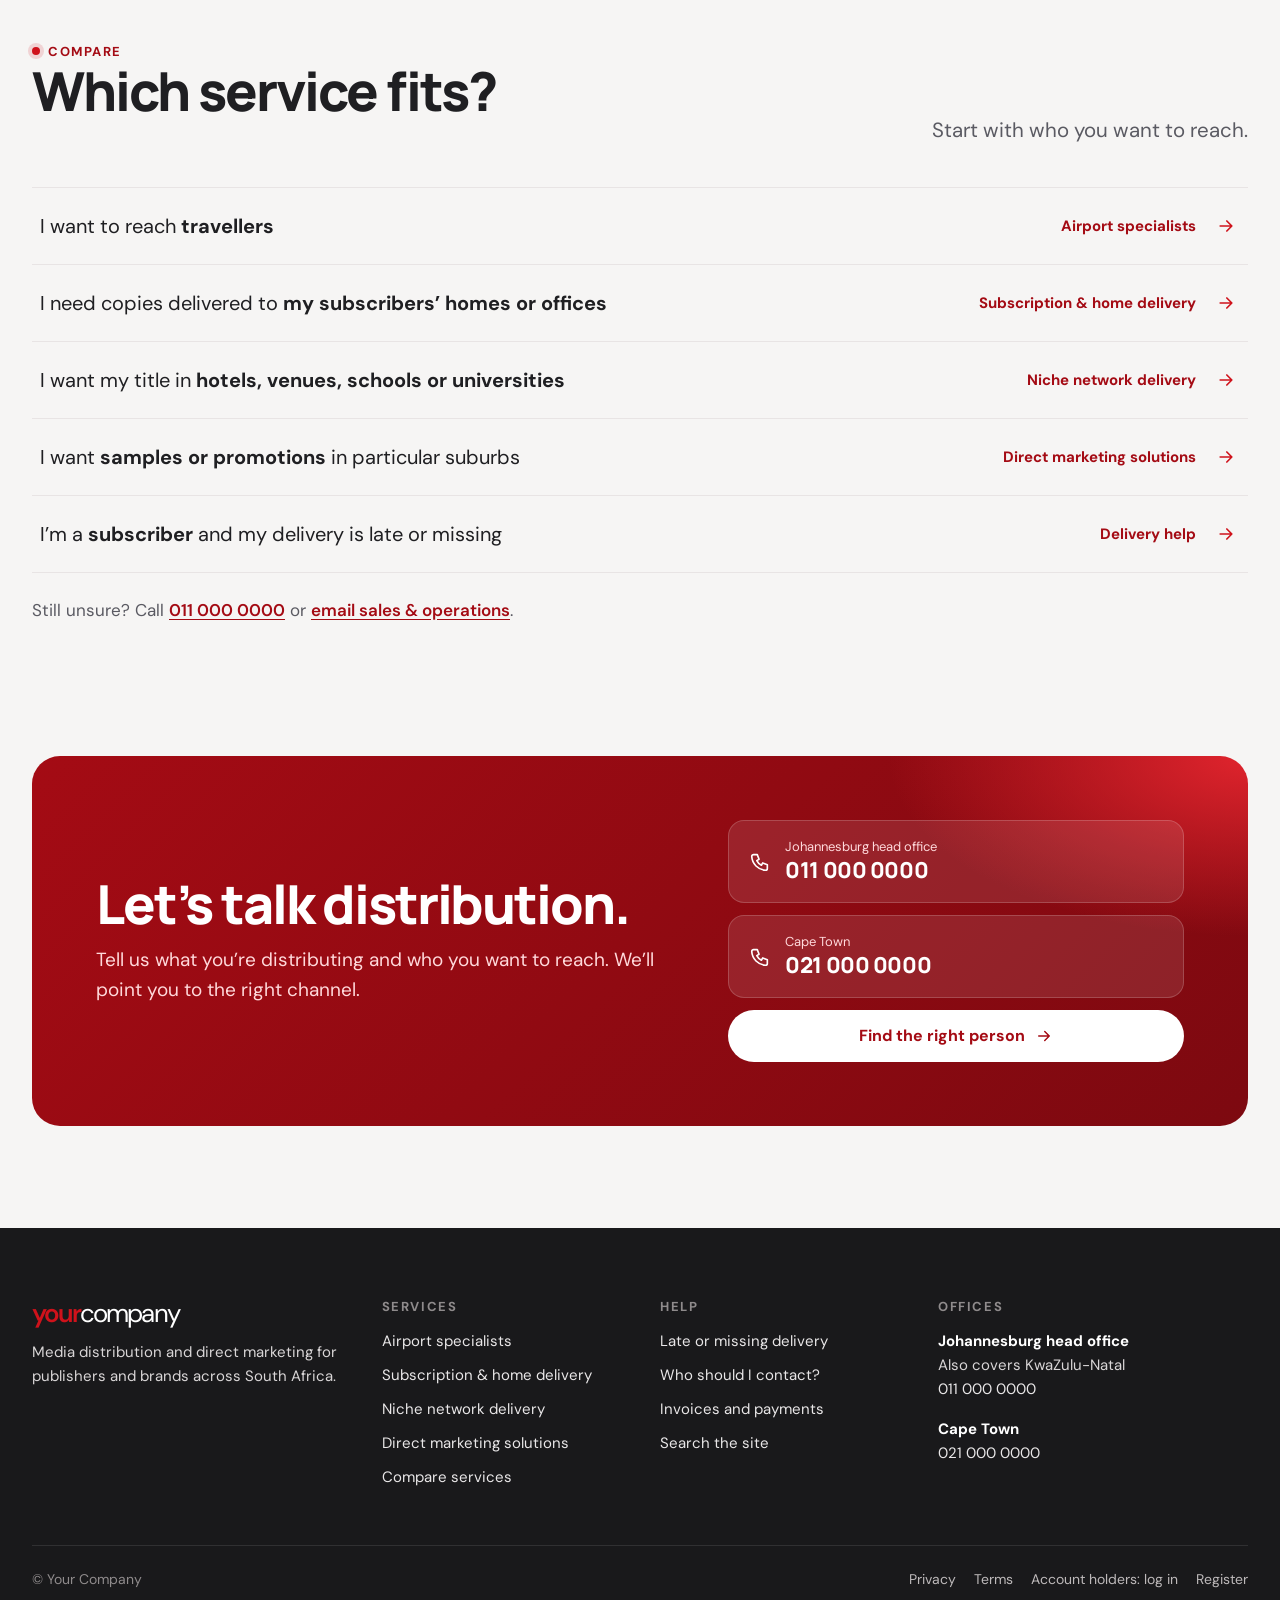
<file: services.html>
<!doctype html>
<html lang="en-ZA"><head><meta charset="utf-8"><meta name="viewport" content="width=device-width, initial-scale=1">
<title>Services | Your Company</title><meta name="description" content="Compare Your Company’s airport, subscription and home delivery, niche network and direct marketing services.">
<meta name="theme-color" content="#cf121b"><link rel="icon" href="favicon.svg" type="image/svg+xml"><link rel="apple-touch-icon" href="apple-touch-icon.png"><meta property="og:type" content="website"><meta property="og:site_name" content="Your Company">
<meta property="og:title" content="Services | Your Company"><meta property="og:description" content="Compare Your Company’s airport, subscription and home delivery, niche network and direct marketing services."><meta property="og:image" content="airport.webp">
<link rel="preconnect" href="https://fonts.googleapis.com"><link rel="preconnect" href="https://fonts.gstatic.com" crossorigin>
<link rel="stylesheet" href="https://fonts.googleapis.com/css2?family=DM+Sans:opsz,wght@9..40,400;9..40,500;9..40,700&amp;family=Manrope:wght@500;700;800&amp;display=swap"><link rel="stylesheet" href="style.css"><script src="site.js" defer></script></head>
<body><a class="skip" href="#main">Skip to content</a><header class="hdr"><div class="wrap hdr-in">
<a class="brand" href="index.html" aria-label="Your Company home"><span><b>your</b>company</span></a>
<nav class="mainnav" id="mainnav" aria-label="Main"><ul>
<li class="has-menu"><a href="services.html" aria-current="page">Services <svg class="chev" viewBox="0 0 24 24" fill="none" stroke="currentColor" stroke-width="2" stroke-linecap="round" stroke-linejoin="round" aria-hidden="true"><path d="m6 9 6 6 6-6"/></svg></a><div class="mega"><div class="mega-grid"><a href="airport.html"><span class="ico"><svg viewBox="0 0 24 24" fill="none" stroke="currentColor" stroke-width="1.7" stroke-linecap="round" stroke-linejoin="round" aria-hidden="true"><path d="M3 11l18-7-7 17-3-8-8-2zm8 2L21 4"/></svg></span><span><strong>Airport specialists</strong><span>Reaching travellers</span></span></a><a href="subscription.html"><span class="ico"><svg viewBox="0 0 24 24" fill="none" stroke="currentColor" stroke-width="1.7" stroke-linecap="round" stroke-linejoin="round" aria-hidden="true"><path d="M3 11l9-8 9 8v10H3zm6 10v-7h6v7"/></svg></span><span><strong>Subscription &amp; home delivery</strong><span>Publishers with subscribers</span></span></a><a href="networks.html"><span class="ico"><svg viewBox="0 0 24 24" fill="none" stroke="currentColor" stroke-width="1.7" stroke-linecap="round" stroke-linejoin="round" aria-hidden="true"><path d="M3 21h18M5 21V8l7-5 7 5v13M9 21v-5h6v5M9 11h.01M15 11h.01"/></svg></span><span><strong>Niche network delivery</strong><span>Trade and controlled-free titles</span></span></a><a href="marketing.html"><span class="ico"><svg viewBox="0 0 24 24" fill="none" stroke="currentColor" stroke-width="1.7" stroke-linecap="round" stroke-linejoin="round" aria-hidden="true"><path d="M3 10v4h4l6 4V6L7 10H3zm13-1a4 4 0 0 1 0 6m2.5-8.5a7.5 7.5 0 0 1 0 11"/></svg></span><span><strong>Direct marketing solutions</strong><span>Brands promoting a product</span></span></a></div><a class="mega-foot link" href="services.html#fit">Not sure which fits? Compare services <svg viewBox="0 0 24 24" fill="none" stroke="currentColor" stroke-width="2" stroke-linecap="round" stroke-linejoin="round" aria-hidden="true"><path d="M5 12h14m-6-6 6 6-6 6"/></svg></a></div></li>
<li><a href="delivery-help.html">Delivery help</a></li>
<li><a href="index.html#about">About</a></li>
<li><a href="contact.html">Contact</a></li>
</ul></nav>
<div class="hdr-actions"><a class="iconbtn" href="search.html" aria-label="Search the site"><svg viewBox="0 0 24 24" fill="none" stroke="currentColor" stroke-width="2" stroke-linecap="round" stroke-linejoin="round" aria-hidden="true"><circle cx="11" cy="11" r="7"/><path d="m20 20-3.5-3.5"/></svg></a><a class="btn btn-sm hdr-call" href="tel:+27110000000"><svg viewBox="0 0 24 24" fill="none" stroke="currentColor" stroke-width="1.8" stroke-linecap="round" stroke-linejoin="round" aria-hidden="true"><path d="M5 4h4l2 5-2.5 1.5a11 11 0 0 0 5 5L15 13l5 2v4a2 2 0 0 1-2 2A16 16 0 0 1 3 6a2 2 0 0 1 2-2"/></svg>011 000 0000</a>
<button class="iconbtn menu-btn" type="button" aria-controls="mainnav" aria-expanded="false" aria-label="Open menu" data-open='<svg viewBox="0 0 24 24" fill="none" stroke="currentColor" stroke-width="2" stroke-linecap="round" stroke-linejoin="round" aria-hidden="true"><path d="M4 7h16M4 12h16M4 17h16"/></svg>' data-close='<svg viewBox="0 0 24 24" fill="none" stroke="currentColor" stroke-width="2" stroke-linecap="round" stroke-linejoin="round" aria-hidden="true"><path d="M6 6l12 12M18 6 6 18"/></svg>'><svg viewBox="0 0 24 24" fill="none" stroke="currentColor" stroke-width="2" stroke-linecap="round" stroke-linejoin="round" aria-hidden="true"><path d="M4 7h16M4 12h16M4 17h16"/></svg></button></div>
</div></header><main id="main">
<section class="phero"><div class="wrap"><ol class="crumbs"><li><a href="index.html">Home</a></li><li aria-current="page">Services</li></ol>
<p class="eyebrow">Services</p><h1>Distribution that <em>fits your audience.</em></h1><p class="lead">Four services for publishers and brands across South Africa. Each one is built around a different kind of reader.</p></div></section>
<section class="section"><div class="wrap"><div class="svc-grid"><a class="svc rv svc-feature" href="airport.html"><div class="svc-top"><span class="ico ico-lg"><svg viewBox="0 0 24 24" fill="none" stroke="currentColor" stroke-width="1.7" stroke-linecap="round" stroke-linejoin="round" aria-hidden="true"><path d="M3 11l18-7-7 17-3-8-8-2zm8 2L21 4"/></svg></span><span class="svc-num">01</span></div><h3>Airport specialists</h3><p>Newspapers and magazines in terminals, lounges and restricted areas, plus handouts to passengers.</p><ul class="chips"><li class="best">Best for: reaching travellers</li><li>Restricted areas</li><li>Merchandising</li><li>Passenger handouts</li></ul><span class="link">Explore service <svg viewBox="0 0 24 24" fill="none" stroke="currentColor" stroke-width="2" stroke-linecap="round" stroke-linejoin="round" aria-hidden="true"><path d="M5 12h14m-6-6 6 6-6 6"/></svg></span></a><a class="svc rv" href="subscription.html"><div class="svc-top"><span class="ico ico-lg"><svg viewBox="0 0 24 24" fill="none" stroke="currentColor" stroke-width="1.7" stroke-linecap="round" stroke-linejoin="round" aria-hidden="true"><path d="M3 11l9-8 9 8v10H3zm6 10v-7h6v7"/></svg></span><span class="svc-num">02</span></div><h3>Subscription &amp; home delivery</h3><p>Door-to-door delivery to your subscribers, 365 days a year, on morning and afternoon rounds.</p><ul class="chips"><li class="best">Best for: publishers with subscribers</li><li>Daily, weekly, monthly</li><li>Morning &amp; afternoon rounds</li></ul><span class="link">Explore service <svg viewBox="0 0 24 24" fill="none" stroke="currentColor" stroke-width="2" stroke-linecap="round" stroke-linejoin="round" aria-hidden="true"><path d="M5 12h14m-6-6 6 6-6 6"/></svg></span></a><a class="svc rv" href="networks.html"><div class="svc-top"><span class="ico ico-lg"><svg viewBox="0 0 24 24" fill="none" stroke="currentColor" stroke-width="1.7" stroke-linecap="round" stroke-linejoin="round" aria-hidden="true"><path d="M3 21h18M5 21V8l7-5 7 5v13M9 21v-5h6v5M9 11h.01M15 11h.01"/></svg></span><span class="svc-num">03</span></div><h3>Niche network delivery</h3><p>Your title in hotels, dealerships, salons, offices, schools, universities and other specialist venues.</p><ul class="chips"><li class="best">Best for: trade and controlled-free titles</li><li>Specialist venues</li><li>Schools &amp; tertiary</li><li>Special projects</li></ul><span class="link">Explore service <svg viewBox="0 0 24 24" fill="none" stroke="currentColor" stroke-width="2" stroke-linecap="round" stroke-linejoin="round" aria-hidden="true"><path d="M5 12h14m-6-6 6 6-6 6"/></svg></span></a><a class="svc rv" href="marketing.html"><div class="svc-top"><span class="ico ico-lg"><svg viewBox="0 0 24 24" fill="none" stroke="currentColor" stroke-width="1.7" stroke-linecap="round" stroke-linejoin="round" aria-hidden="true"><path d="M3 10v4h4l6 4V6L7 10H3zm13-1a4 4 0 0 1 0 6m2.5-8.5a7.5 7.5 0 0 1 0 11"/></svg></span><span class="svc-num">04</span></div><h3>Direct marketing solutions</h3><p>Samples, promotional material and product launches delivered to households in suburbs you choose.</p><ul class="chips"><li class="best">Best for: brands promoting a product</li><li>Product sampling</li><li>Promotions</li><li>Launches</li></ul><span class="link">Explore service <svg viewBox="0 0 24 24" fill="none" stroke="currentColor" stroke-width="2" stroke-linecap="round" stroke-linejoin="round" aria-hidden="true"><path d="M5 12h14m-6-6 6 6-6 6"/></svg></span></a></div></div></section>
<section class="section soft" id="fit"><div class="wrap"><div class="section-head"><div><p class="eyebrow">Compare</p><h2>Which service fits?</h2></div><p class="lead">Start with who you want to reach.</p></div>
<ul class="fit rv"><li><a href="airport.html"><span>I want to reach <b>travellers</b></span><span class="to">Airport specialists</span><svg viewBox="0 0 24 24" fill="none" stroke="currentColor" stroke-width="2" stroke-linecap="round" stroke-linejoin="round" aria-hidden="true"><path d="M5 12h14m-6-6 6 6-6 6"/></svg></a></li><li><a href="subscription.html"><span>I need copies delivered to <b>my subscribers’ homes or offices</b></span><span class="to">Subscription &amp; home delivery</span><svg viewBox="0 0 24 24" fill="none" stroke="currentColor" stroke-width="2" stroke-linecap="round" stroke-linejoin="round" aria-hidden="true"><path d="M5 12h14m-6-6 6 6-6 6"/></svg></a></li><li><a href="networks.html"><span>I want my title in <b>hotels, venues, schools or universities</b></span><span class="to">Niche network delivery</span><svg viewBox="0 0 24 24" fill="none" stroke="currentColor" stroke-width="2" stroke-linecap="round" stroke-linejoin="round" aria-hidden="true"><path d="M5 12h14m-6-6 6 6-6 6"/></svg></a></li><li><a href="marketing.html"><span>I want <b>samples or promotions</b> in particular suburbs</span><span class="to">Direct marketing solutions</span><svg viewBox="0 0 24 24" fill="none" stroke="currentColor" stroke-width="2" stroke-linecap="round" stroke-linejoin="round" aria-hidden="true"><path d="M5 12h14m-6-6 6 6-6 6"/></svg></a></li><li><a href="delivery-help.html"><span>I’m a <b>subscriber</b> and my delivery is late or missing</span><span class="to">Delivery help</span><svg viewBox="0 0 24 24" fill="none" stroke="currentColor" stroke-width="2" stroke-linecap="round" stroke-linejoin="round" aria-hidden="true"><path d="M5 12h14m-6-6 6 6-6 6"/></svg></a></li></ul>
<p class="muted" style="margin-top:24px">Still unsure? Call <a class="ul" href="tel:+27110000000">011 000 0000</a> or <a class="ul" href="mailto:sales@example.com?subject=Which%20service%20fits%3F">email sales &amp; operations</a>.</p></div></section>
<div class="soft"><section class="cta"><div class="wrap"><div class="cta-box rv">
<div><h2>Let’s talk distribution.</h2><p>Tell us what you’re distributing and who you want to reach. We’ll point you to the right channel.</p></div>
<div class="cta-actions"><a class="cta-phone" href="tel:+27110000000"><svg viewBox="0 0 24 24" fill="none" stroke="currentColor" stroke-width="1.8" stroke-linecap="round" stroke-linejoin="round" aria-hidden="true"><path d="M5 4h4l2 5-2.5 1.5a11 11 0 0 0 5 5L15 13l5 2v4a2 2 0 0 1-2 2A16 16 0 0 1 3 6a2 2 0 0 1 2-2"/></svg><span><small>Johannesburg head office</small><strong>011 000 0000</strong></span></a><a class="cta-phone" href="tel:+27210000000"><svg viewBox="0 0 24 24" fill="none" stroke="currentColor" stroke-width="1.8" stroke-linecap="round" stroke-linejoin="round" aria-hidden="true"><path d="M5 4h4l2 5-2.5 1.5a11 11 0 0 0 5 5L15 13l5 2v4a2 2 0 0 1-2 2A16 16 0 0 1 3 6a2 2 0 0 1 2-2"/></svg><span><small>Cape Town</small><strong>021 000 0000</strong></span></a><a class="btn btn-white" href="contact.html#needs">Find the right person <svg viewBox="0 0 24 24" fill="none" stroke="currentColor" stroke-width="2" stroke-linecap="round" stroke-linejoin="round" aria-hidden="true"><path d="M5 12h14m-6-6 6 6-6 6"/></svg></a></div>
</div></div></section></div></main><footer><div class="wrap">
<div class="foot-grid">
<div><div class="foot-brand"><b>your</b>company</div><p>Media distribution and direct marketing for publishers and brands across South Africa.</p></div>
<div><h2>Services</h2><ul><li><a href="airport.html">Airport specialists</a></li><li><a href="subscription.html">Subscription &amp; home delivery</a></li><li><a href="networks.html">Niche network delivery</a></li><li><a href="marketing.html">Direct marketing solutions</a></li><li><a href="services.html#fit">Compare services</a></li></ul></div>
<div><h2>Help</h2><ul><li><a href="delivery-help.html">Late or missing delivery</a></li><li><a href="contact.html#needs">Who should I contact?</a></li><li><a href="contact.html#accounts">Invoices and payments</a></li><li><a href="search.html">Search the site</a></li></ul></div>
<div><h2>Offices</h2>
<div class="foot-office"><strong>Johannesburg head office</strong>Also covers KwaZulu-Natal<br><a href="tel:+27110000000">011 000 0000</a></div>
<div class="foot-office"><strong>Cape Town</strong><a href="tel:+27210000000">021 000 0000</a></div></div>
</div>
<div class="foot-bottom"><span>© Your Company</span><nav aria-label="Legal and account"><a href="https://example.com/Privacy">Privacy</a><a href="https://example.com/Terms">Terms</a><a href="https://example.com/Login">Account holders: log in</a><a href="https://example.com/Register">Register</a></nav></div>
</div></footer>
<div class="qbar" aria-label="Quick contact"><a class="btn btn-ghost" href="tel:+27110000000"><svg viewBox="0 0 24 24" fill="none" stroke="currentColor" stroke-width="1.8" stroke-linecap="round" stroke-linejoin="round" aria-hidden="true"><path d="M5 4h4l2 5-2.5 1.5a11 11 0 0 0 5 5L15 13l5 2v4a2 2 0 0 1-2 2A16 16 0 0 1 3 6a2 2 0 0 1 2-2"/></svg>Call us</a><a class="btn" href="contact.html#needs">Who to contact</a></div>
</body></html>
</file>
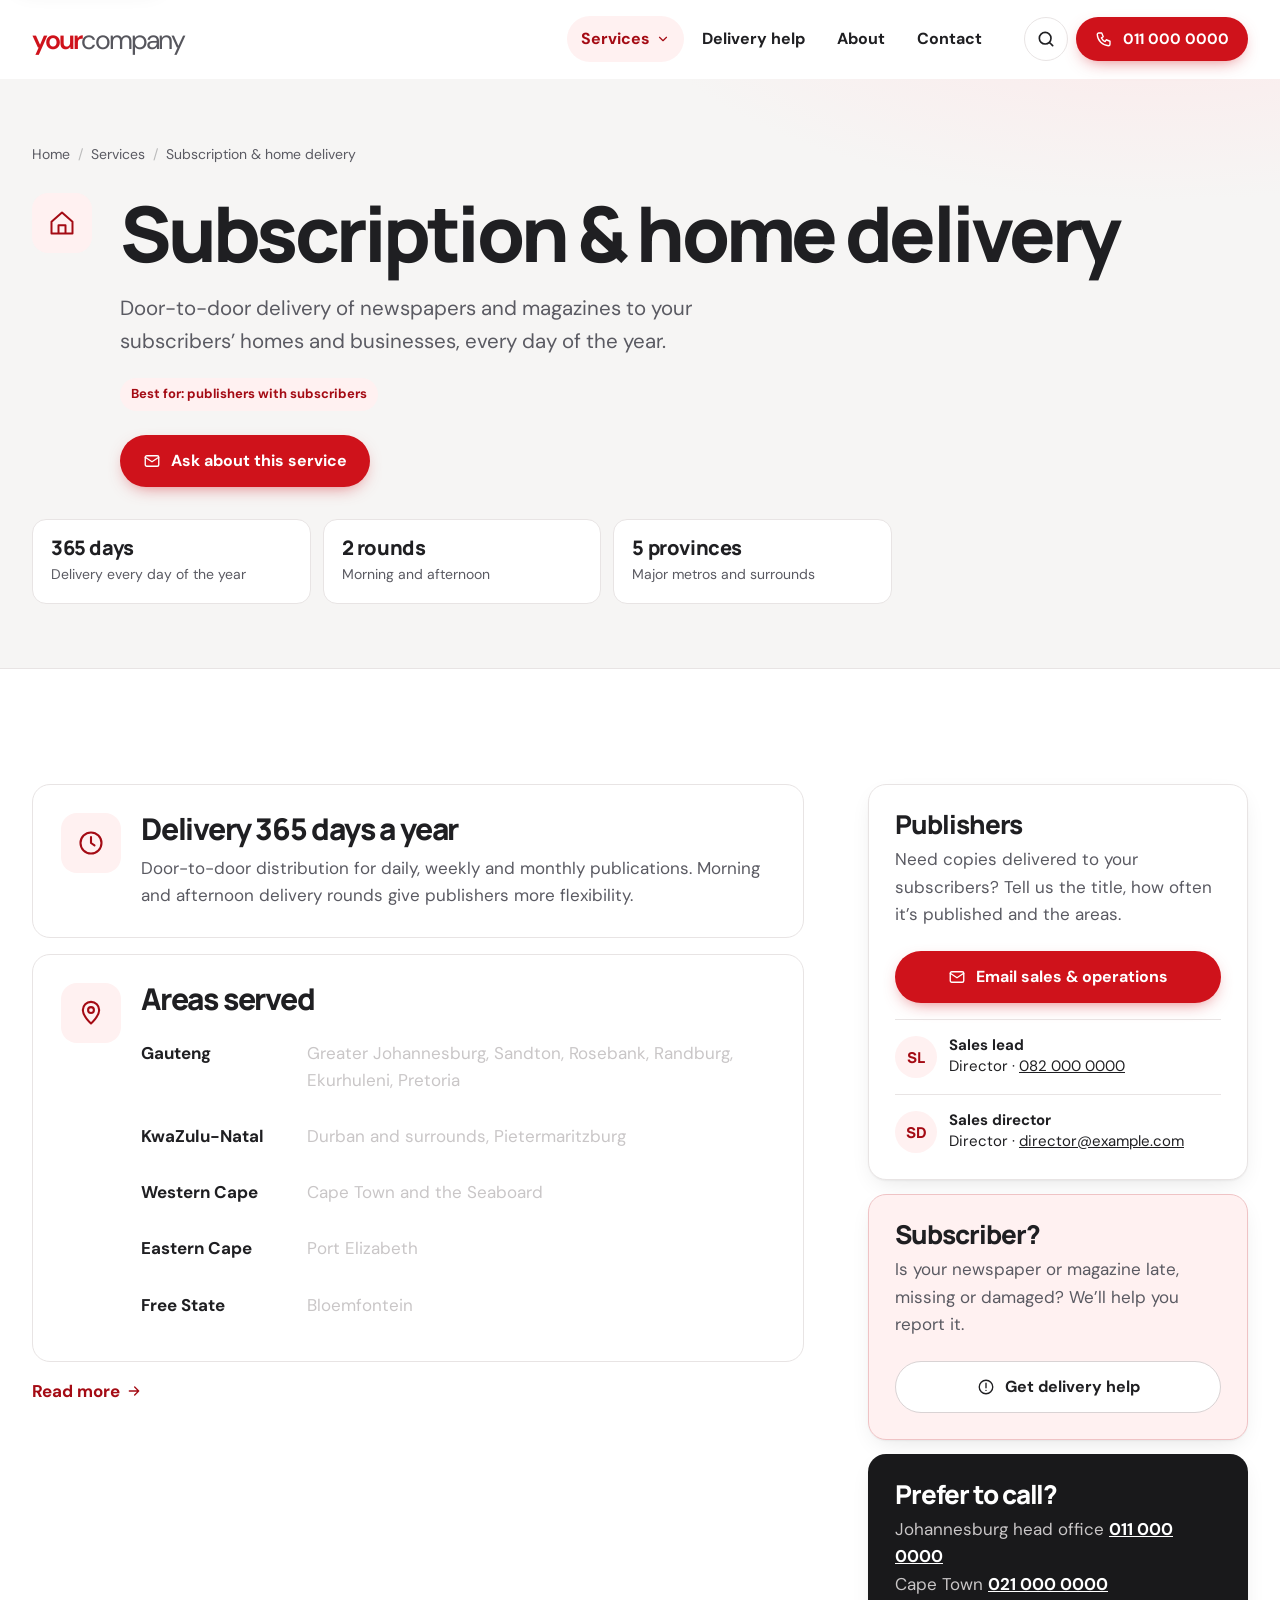
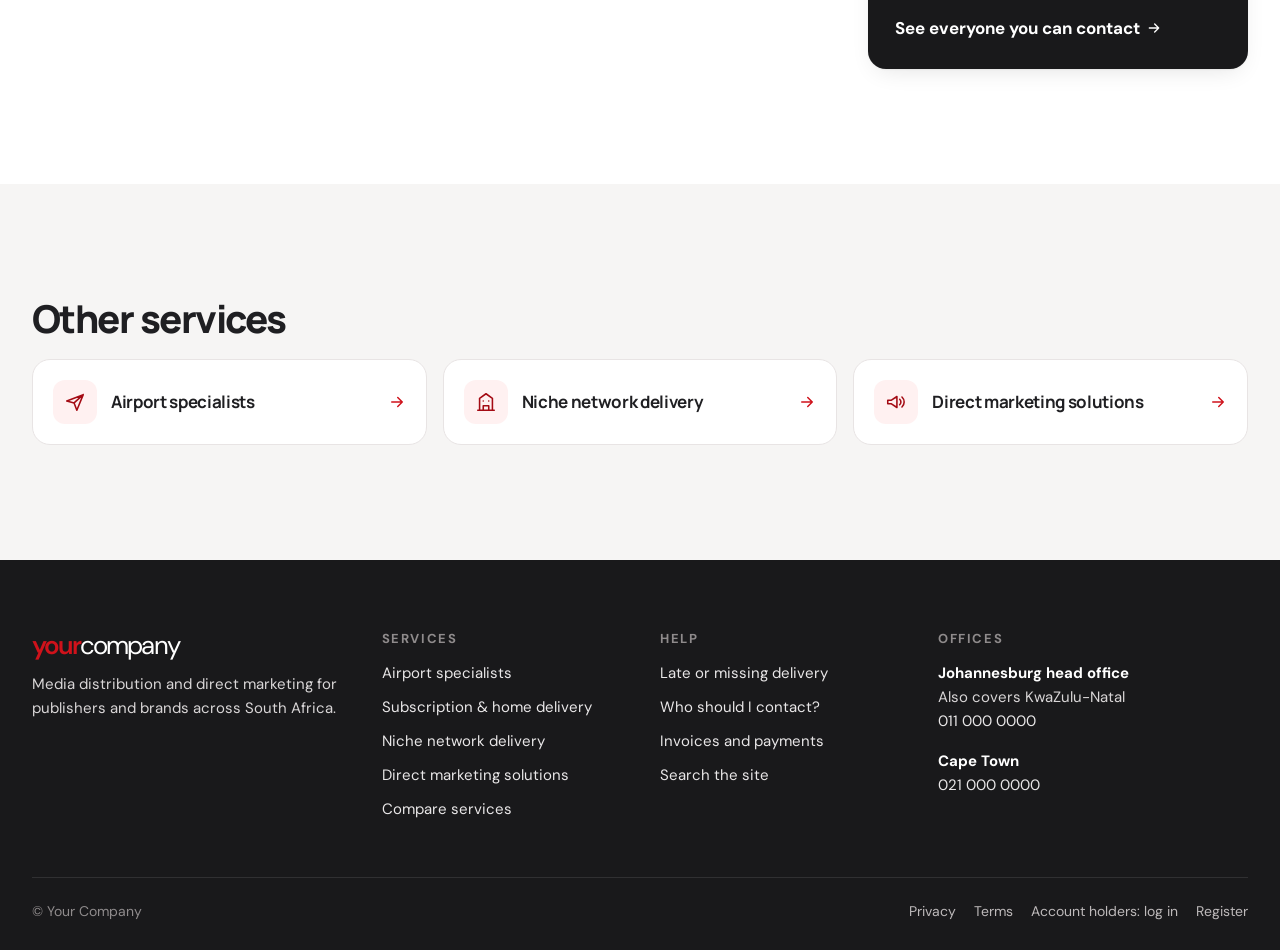
<file: subscription.html>
<!doctype html>
<html lang="en-ZA"><head><meta charset="utf-8"><meta name="viewport" content="width=device-width, initial-scale=1">
<title>Subscription &amp; home delivery | Your Company</title><meta name="description" content="Door-to-door delivery to your subscribers, 365 days a year, on morning and afternoon rounds.">
<meta name="theme-color" content="#cf121b"><link rel="icon" href="favicon.svg" type="image/svg+xml"><link rel="apple-touch-icon" href="apple-touch-icon.png"><meta property="og:type" content="website"><meta property="og:site_name" content="Your Company">
<meta property="og:title" content="Subscription &amp; home delivery | Your Company"><meta property="og:description" content="Door-to-door delivery to your subscribers, 365 days a year, on morning and afternoon rounds."><meta property="og:image" content="airport.webp">
<link rel="preconnect" href="https://fonts.googleapis.com"><link rel="preconnect" href="https://fonts.gstatic.com" crossorigin>
<link rel="stylesheet" href="https://fonts.googleapis.com/css2?family=DM+Sans:opsz,wght@9..40,400;9..40,500;9..40,700&amp;family=Manrope:wght@500;700;800&amp;display=swap"><link rel="stylesheet" href="style.css"><script src="site.js" defer></script></head>
<body><a class="skip" href="#main">Skip to content</a><header class="hdr"><div class="wrap hdr-in">
<a class="brand" href="index.html" aria-label="Your Company home"><span><b>your</b>company</span></a>
<nav class="mainnav" id="mainnav" aria-label="Main"><ul>
<li class="has-menu"><a href="services.html" aria-current="page">Services <svg class="chev" viewBox="0 0 24 24" fill="none" stroke="currentColor" stroke-width="2" stroke-linecap="round" stroke-linejoin="round" aria-hidden="true"><path d="m6 9 6 6 6-6"/></svg></a><div class="mega"><div class="mega-grid"><a href="airport.html"><span class="ico"><svg viewBox="0 0 24 24" fill="none" stroke="currentColor" stroke-width="1.7" stroke-linecap="round" stroke-linejoin="round" aria-hidden="true"><path d="M3 11l18-7-7 17-3-8-8-2zm8 2L21 4"/></svg></span><span><strong>Airport specialists</strong><span>Reaching travellers</span></span></a><a href="subscription.html"><span class="ico"><svg viewBox="0 0 24 24" fill="none" stroke="currentColor" stroke-width="1.7" stroke-linecap="round" stroke-linejoin="round" aria-hidden="true"><path d="M3 11l9-8 9 8v10H3zm6 10v-7h6v7"/></svg></span><span><strong>Subscription &amp; home delivery</strong><span>Publishers with subscribers</span></span></a><a href="networks.html"><span class="ico"><svg viewBox="0 0 24 24" fill="none" stroke="currentColor" stroke-width="1.7" stroke-linecap="round" stroke-linejoin="round" aria-hidden="true"><path d="M3 21h18M5 21V8l7-5 7 5v13M9 21v-5h6v5M9 11h.01M15 11h.01"/></svg></span><span><strong>Niche network delivery</strong><span>Trade and controlled-free titles</span></span></a><a href="marketing.html"><span class="ico"><svg viewBox="0 0 24 24" fill="none" stroke="currentColor" stroke-width="1.7" stroke-linecap="round" stroke-linejoin="round" aria-hidden="true"><path d="M3 10v4h4l6 4V6L7 10H3zm13-1a4 4 0 0 1 0 6m2.5-8.5a7.5 7.5 0 0 1 0 11"/></svg></span><span><strong>Direct marketing solutions</strong><span>Brands promoting a product</span></span></a></div><a class="mega-foot link" href="services.html#fit">Not sure which fits? Compare services <svg viewBox="0 0 24 24" fill="none" stroke="currentColor" stroke-width="2" stroke-linecap="round" stroke-linejoin="round" aria-hidden="true"><path d="M5 12h14m-6-6 6 6-6 6"/></svg></a></div></li>
<li><a href="delivery-help.html">Delivery help</a></li>
<li><a href="index.html#about">About</a></li>
<li><a href="contact.html">Contact</a></li>
</ul></nav>
<div class="hdr-actions"><a class="iconbtn" href="search.html" aria-label="Search the site"><svg viewBox="0 0 24 24" fill="none" stroke="currentColor" stroke-width="2" stroke-linecap="round" stroke-linejoin="round" aria-hidden="true"><circle cx="11" cy="11" r="7"/><path d="m20 20-3.5-3.5"/></svg></a><a class="btn btn-sm hdr-call" href="tel:+27110000000"><svg viewBox="0 0 24 24" fill="none" stroke="currentColor" stroke-width="1.8" stroke-linecap="round" stroke-linejoin="round" aria-hidden="true"><path d="M5 4h4l2 5-2.5 1.5a11 11 0 0 0 5 5L15 13l5 2v4a2 2 0 0 1-2 2A16 16 0 0 1 3 6a2 2 0 0 1 2-2"/></svg>011 000 0000</a>
<button class="iconbtn menu-btn" type="button" aria-controls="mainnav" aria-expanded="false" aria-label="Open menu" data-open='<svg viewBox="0 0 24 24" fill="none" stroke="currentColor" stroke-width="2" stroke-linecap="round" stroke-linejoin="round" aria-hidden="true"><path d="M4 7h16M4 12h16M4 17h16"/></svg>' data-close='<svg viewBox="0 0 24 24" fill="none" stroke="currentColor" stroke-width="2" stroke-linecap="round" stroke-linejoin="round" aria-hidden="true"><path d="M6 6l12 12M18 6 6 18"/></svg>'><svg viewBox="0 0 24 24" fill="none" stroke="currentColor" stroke-width="2" stroke-linecap="round" stroke-linejoin="round" aria-hidden="true"><path d="M4 7h16M4 12h16M4 17h16"/></svg></button></div>
</div></header><main id="main">
<section class="phero"><div class="wrap"><ol class="crumbs"><li><a href="index.html">Home</a></li><li><a href="services.html">Services</a></li><li aria-current="page">Subscription &amp; home delivery</li></ol>
<div class="phero-svc"><span class="ico ico-lg"><svg viewBox="0 0 24 24" fill="none" stroke="currentColor" stroke-width="1.7" stroke-linecap="round" stroke-linejoin="round" aria-hidden="true"><path d="M3 11l9-8 9 8v10H3zm6 10v-7h6v7"/></svg></span><div><h1>Subscription &amp; home delivery</h1><p class="lead">Door-to-door delivery of newspapers and magazines to your subscribers’ homes and businesses, every day of the year.</p>
<ul class="chips"><li class="best">Best for: publishers with subscribers</li></ul><a class="btn" href="#ask"><svg viewBox="0 0 24 24" fill="none" stroke="currentColor" stroke-width="1.8" stroke-linecap="round" stroke-linejoin="round" aria-hidden="true"><rect x="3" y="5" width="18" height="14" rx="2"/><path d="m3 7 9 6 9-6"/></svg>Ask about this service</a></div></div>
<div class="facts"><div class="fact"><strong>365 days</strong><span>Delivery every day of the year</span></div><div class="fact"><strong>2 rounds</strong><span>Morning and afternoon</span></div><div class="fact"><strong>5 provinces</strong><span>Major metros and surrounds</span></div></div></div></section>
<section class="section"><div class="wrap detail"><div class="blocks"><section class="block rv"><span class="ico ico-lg"><svg viewBox="0 0 24 24" fill="none" stroke="currentColor" stroke-width="1.8" stroke-linecap="round" stroke-linejoin="round" aria-hidden="true"><circle cx="12" cy="12" r="9"/><path d="M12 7v5l3 2"/></svg></span><div><h2>Delivery 365 days a year</h2><p>Door-to-door distribution for daily, weekly and monthly publications. Morning and afternoon delivery rounds give publishers more flexibility.</p></div></section><section class="block rv" id="areas"><span class="ico ico-lg"><svg viewBox="0 0 24 24" fill="none" stroke="currentColor" stroke-width="1.8" stroke-linecap="round" stroke-linejoin="round" aria-hidden="true"><path d="M12 21s-7-6.2-7-11.5A7 7 0 0 1 19 9.5C19 14.8 12 21 12 21z"/><circle cx="12" cy="9.5" r="2.5"/></svg></span><div><h2>Areas served</h2><dl class="regions" style="margin-top:6px"><div><dt>Gauteng</dt><dd class="muted">Greater Johannesburg, Sandton, Rosebank, Randburg, Ekurhuleni, Pretoria</dd></div><div><dt>KwaZulu-Natal</dt><dd class="muted">Durban and surrounds, Pietermaritzburg</dd></div><div><dt>Western Cape</dt><dd class="muted">Cape Town and the Seaboard</dd></div><div><dt>Eastern Cape</dt><dd class="muted">Port Elizabeth</dd></div><div><dt>Free State</dt><dd class="muted">Bloemfontein</dd></div></dl></div></section>
<p><a class="link" href="https://example.com/Our-Services/Subscription-Home-Delivery-Services">Read more <svg viewBox="0 0 24 24" fill="none" stroke="currentColor" stroke-width="2" stroke-linecap="round" stroke-linejoin="round" aria-hidden="true"><path d="M5 12h14m-6-6 6 6-6 6"/></svg></a></p></div>
<aside class="aside" id="ask"><div class="card"><h2>Publishers</h2><p>Need copies delivered to your subscribers? Tell us the title, how often it’s published and the areas.</p>
<a class="btn" href="mailto:sales@example.com?subject=Subscription%20%26%20home%20delivery%20enquiry"><svg viewBox="0 0 24 24" fill="none" stroke="currentColor" stroke-width="1.8" stroke-linecap="round" stroke-linejoin="round" aria-hidden="true"><rect x="3" y="5" width="18" height="14" rx="2"/><path d="m3 7 9 6 9-6"/></svg>Email sales &amp; operations</a>
<div class="mini"><span class="avatar">SL</span><span><strong>Sales lead</strong>Director · <a href="tel:+27820000000">082 000 0000</a></span></div>
<div class="mini"><span class="avatar">SD</span><span><strong>Sales director</strong>Director · <a href="mailto:director@example.com">director@example.com</a></span></div></div><div class="card" id="delivery-help" style="border-color:#efc3c5;background:var(--pink)"><h2>Subscriber?</h2><p>Is your newspaper or magazine late, missing or damaged? We’ll help you report it.</p><a class="btn btn-ghost" href="delivery-help.html"><svg viewBox="0 0 24 24" fill="none" stroke="currentColor" stroke-width="1.8" stroke-linecap="round" stroke-linejoin="round" aria-hidden="true"><circle cx="12" cy="12" r="9"/><path d="M12 7v6m0 3.5h.01"/></svg>Get delivery help</a></div><div class="card card-dark"><h2>Prefer to call?</h2><p>Johannesburg head office <a href="tel:+27110000000" style="color:#fff;font-weight:700">011 000 0000</a><br>Cape Town <a href="tel:+27210000000" style="color:#fff;font-weight:700">021 000 0000</a></p><a class="link" style="color:#fff" href="contact.html#needs">See everyone you can contact <svg viewBox="0 0 24 24" fill="none" stroke="currentColor" stroke-width="2" stroke-linecap="round" stroke-linejoin="round" aria-hidden="true"><path d="M5 12h14m-6-6 6 6-6 6"/></svg></a></div></aside></div></section>
<section class="section soft"><div class="wrap"><h2 style="font-size:clamp(28px,3vw,40px)">Other services</h2><div class="others"><a class="other" href="airport.html"><span class="ico"><svg viewBox="0 0 24 24" fill="none" stroke="currentColor" stroke-width="1.7" stroke-linecap="round" stroke-linejoin="round" aria-hidden="true"><path d="M3 11l18-7-7 17-3-8-8-2zm8 2L21 4"/></svg></span><strong>Airport specialists</strong><svg class="arrow" viewBox="0 0 24 24" fill="none" stroke="currentColor" stroke-width="2" stroke-linecap="round" stroke-linejoin="round" aria-hidden="true"><path d="M5 12h14m-6-6 6 6-6 6"/></svg></a><a class="other" href="networks.html"><span class="ico"><svg viewBox="0 0 24 24" fill="none" stroke="currentColor" stroke-width="1.7" stroke-linecap="round" stroke-linejoin="round" aria-hidden="true"><path d="M3 21h18M5 21V8l7-5 7 5v13M9 21v-5h6v5M9 11h.01M15 11h.01"/></svg></span><strong>Niche network delivery</strong><svg class="arrow" viewBox="0 0 24 24" fill="none" stroke="currentColor" stroke-width="2" stroke-linecap="round" stroke-linejoin="round" aria-hidden="true"><path d="M5 12h14m-6-6 6 6-6 6"/></svg></a><a class="other" href="marketing.html"><span class="ico"><svg viewBox="0 0 24 24" fill="none" stroke="currentColor" stroke-width="1.7" stroke-linecap="round" stroke-linejoin="round" aria-hidden="true"><path d="M3 10v4h4l6 4V6L7 10H3zm13-1a4 4 0 0 1 0 6m2.5-8.5a7.5 7.5 0 0 1 0 11"/></svg></span><strong>Direct marketing solutions</strong><svg class="arrow" viewBox="0 0 24 24" fill="none" stroke="currentColor" stroke-width="2" stroke-linecap="round" stroke-linejoin="round" aria-hidden="true"><path d="M5 12h14m-6-6 6 6-6 6"/></svg></a></div></div></section></main><footer><div class="wrap">
<div class="foot-grid">
<div><div class="foot-brand"><b>your</b>company</div><p>Media distribution and direct marketing for publishers and brands across South Africa.</p></div>
<div><h2>Services</h2><ul><li><a href="airport.html">Airport specialists</a></li><li><a href="subscription.html">Subscription &amp; home delivery</a></li><li><a href="networks.html">Niche network delivery</a></li><li><a href="marketing.html">Direct marketing solutions</a></li><li><a href="services.html#fit">Compare services</a></li></ul></div>
<div><h2>Help</h2><ul><li><a href="delivery-help.html">Late or missing delivery</a></li><li><a href="contact.html#needs">Who should I contact?</a></li><li><a href="contact.html#accounts">Invoices and payments</a></li><li><a href="search.html">Search the site</a></li></ul></div>
<div><h2>Offices</h2>
<div class="foot-office"><strong>Johannesburg head office</strong>Also covers KwaZulu-Natal<br><a href="tel:+27110000000">011 000 0000</a></div>
<div class="foot-office"><strong>Cape Town</strong><a href="tel:+27210000000">021 000 0000</a></div></div>
</div>
<div class="foot-bottom"><span>© Your Company</span><nav aria-label="Legal and account"><a href="https://example.com/Privacy">Privacy</a><a href="https://example.com/Terms">Terms</a><a href="https://example.com/Login">Account holders: log in</a><a href="https://example.com/Register">Register</a></nav></div>
</div></footer>
<div class="qbar" aria-label="Quick contact"><a class="btn btn-ghost" href="tel:+27110000000"><svg viewBox="0 0 24 24" fill="none" stroke="currentColor" stroke-width="1.8" stroke-linecap="round" stroke-linejoin="round" aria-hidden="true"><path d="M5 4h4l2 5-2.5 1.5a11 11 0 0 0 5 5L15 13l5 2v4a2 2 0 0 1-2 2A16 16 0 0 1 3 6a2 2 0 0 1 2-2"/></svg>Call us</a><a class="btn" href="contact.html#needs">Who to contact</a></div>
</body></html>
</file>
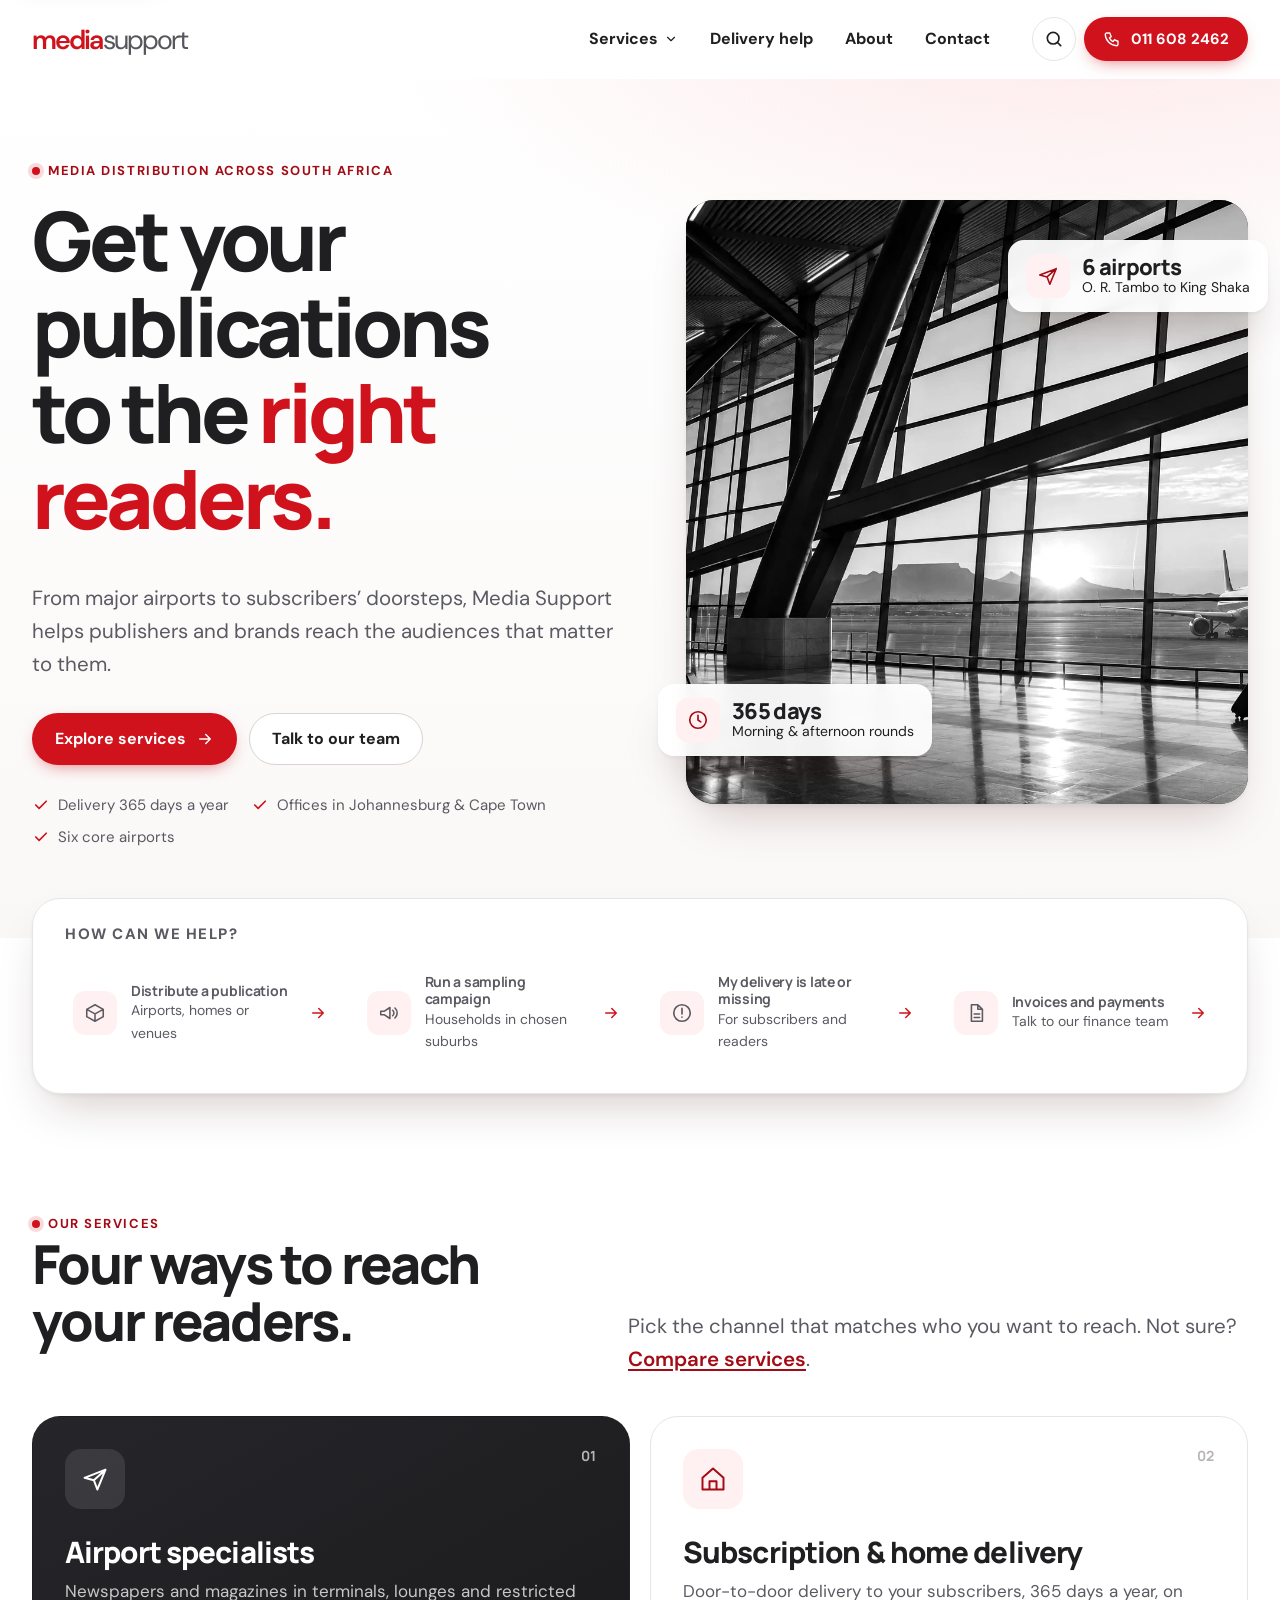
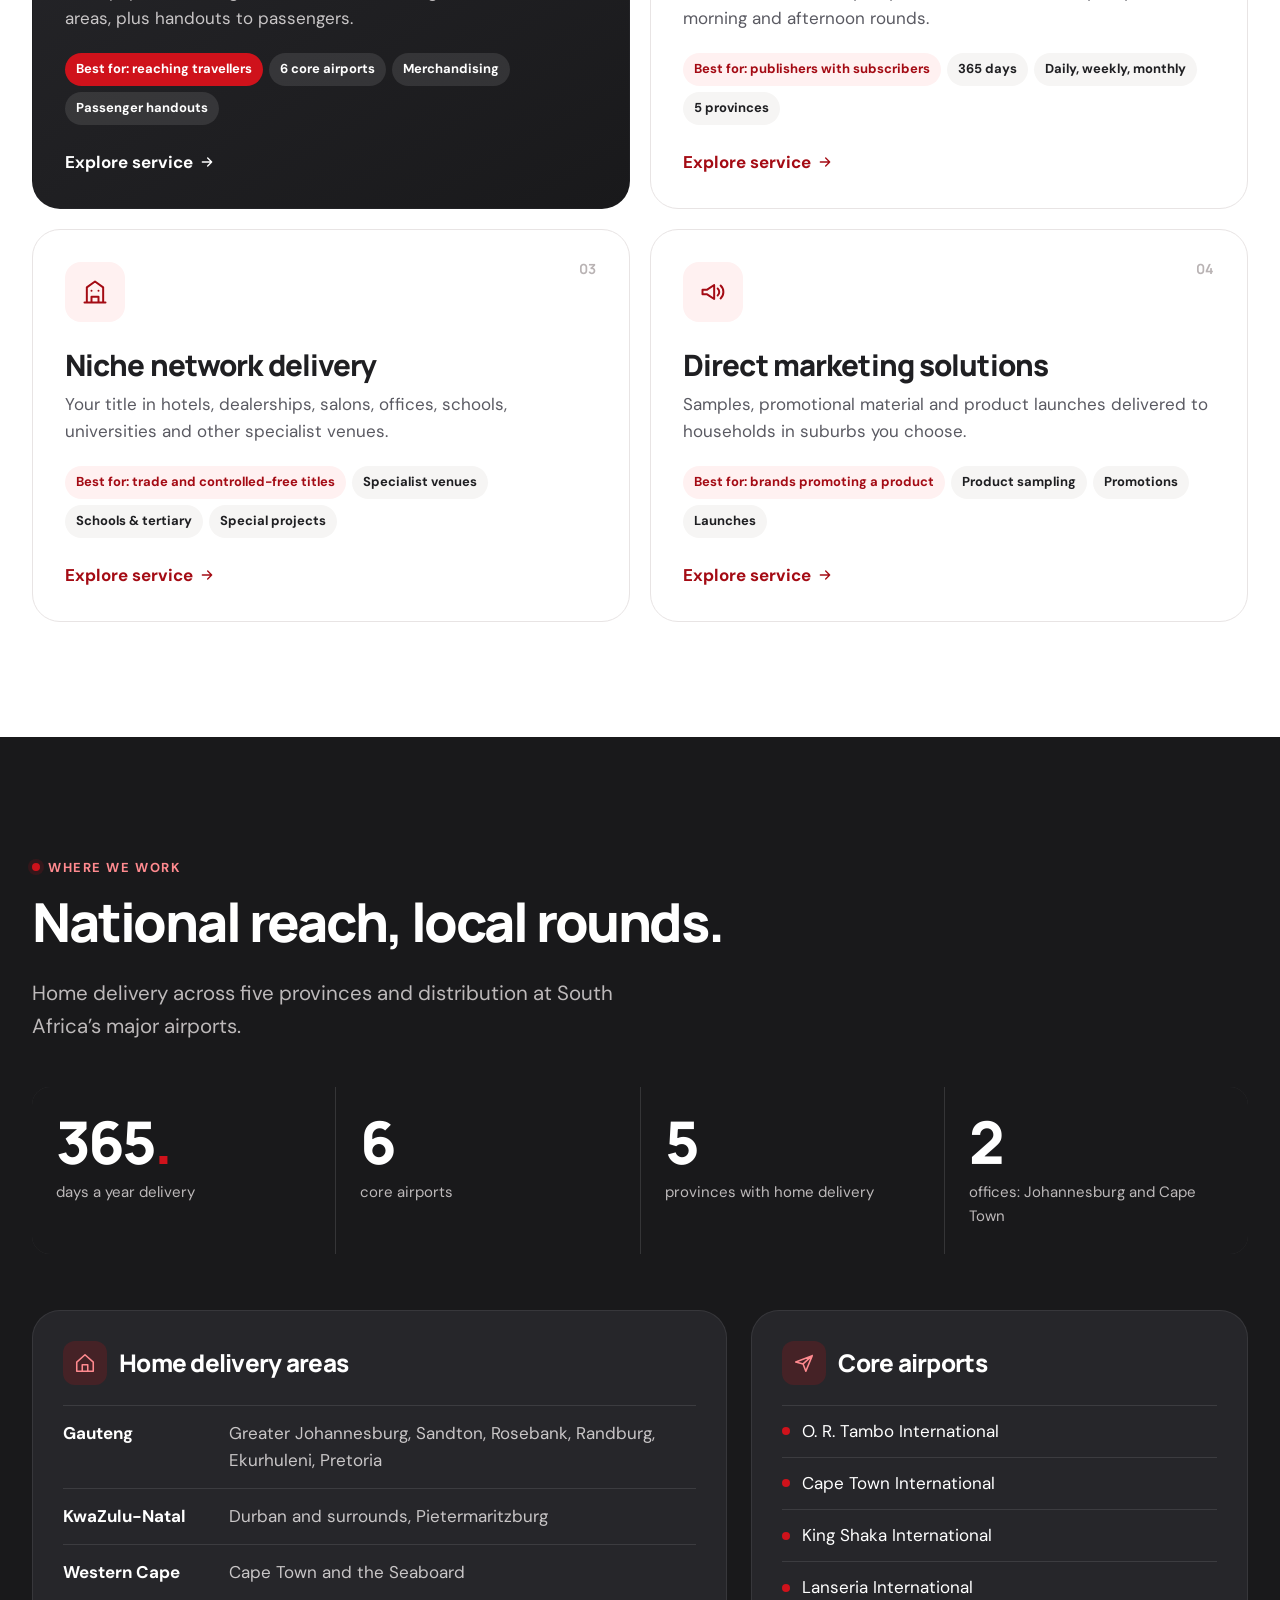
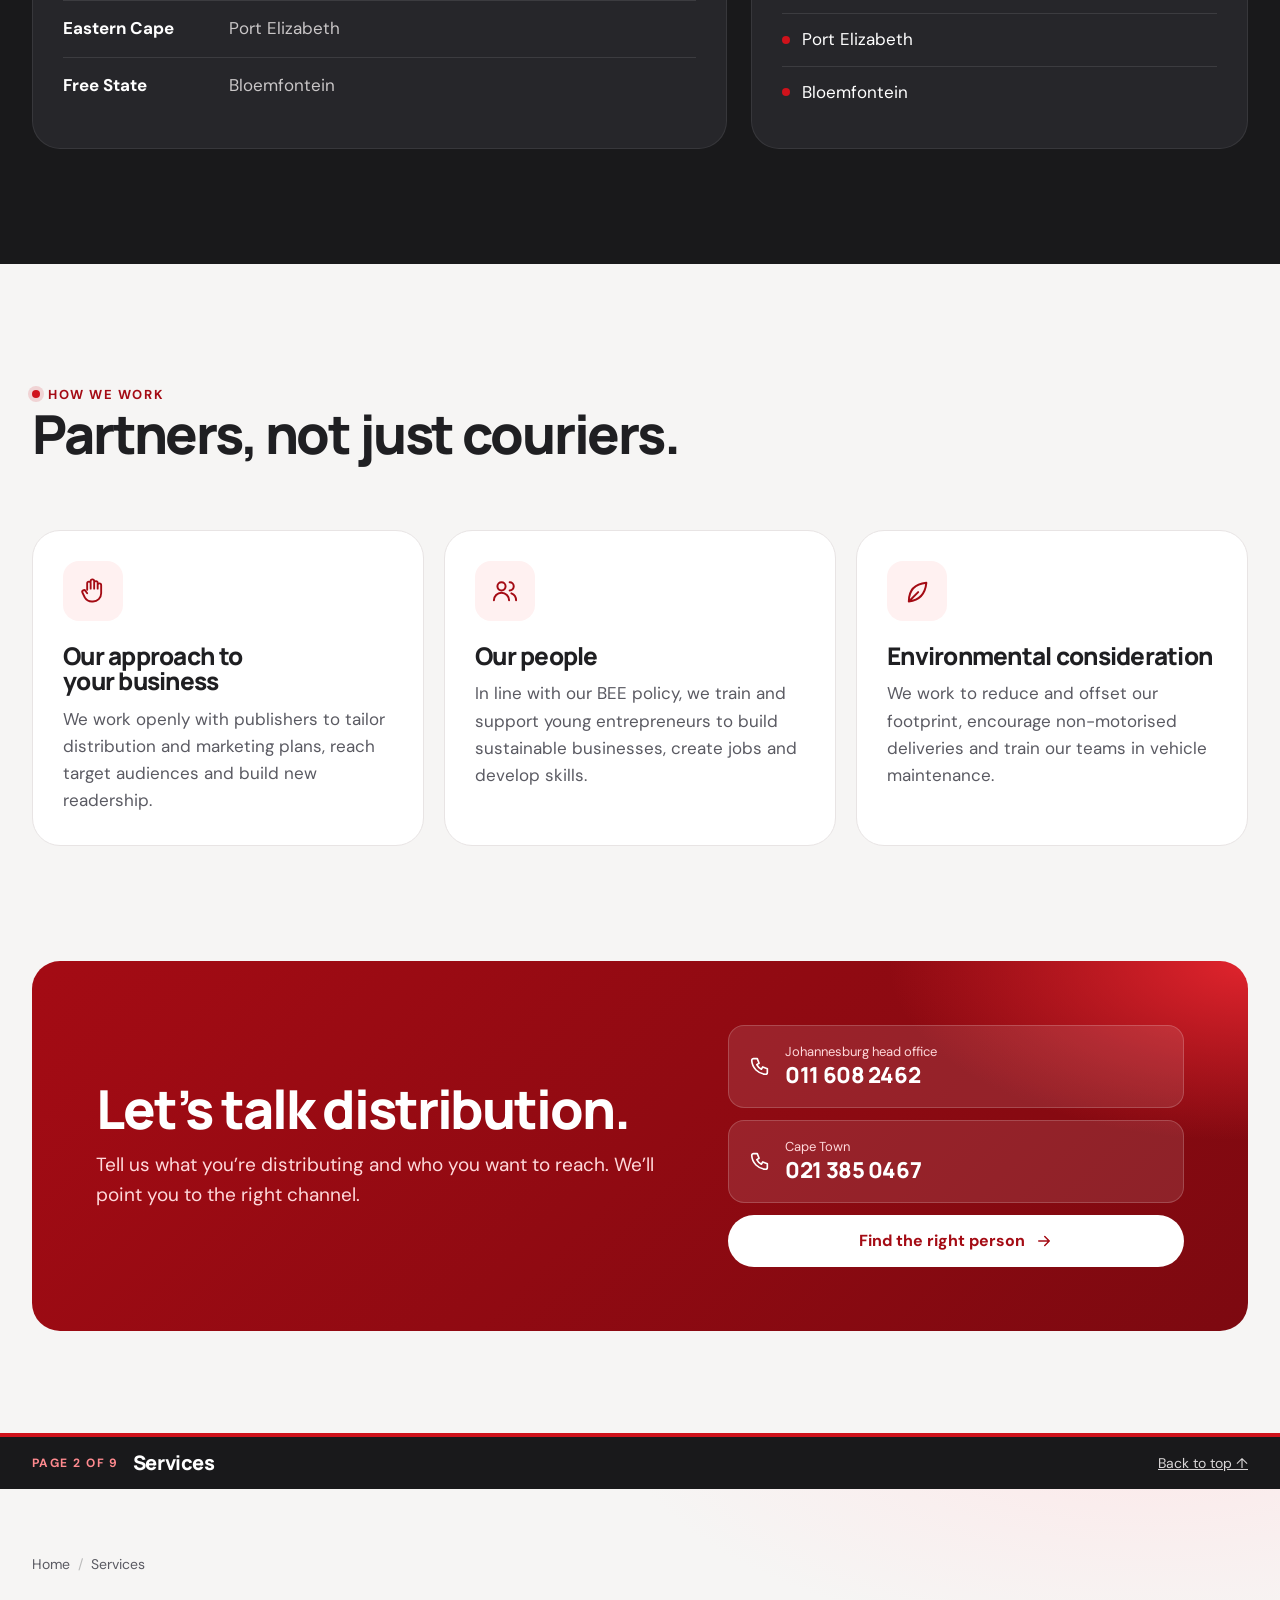
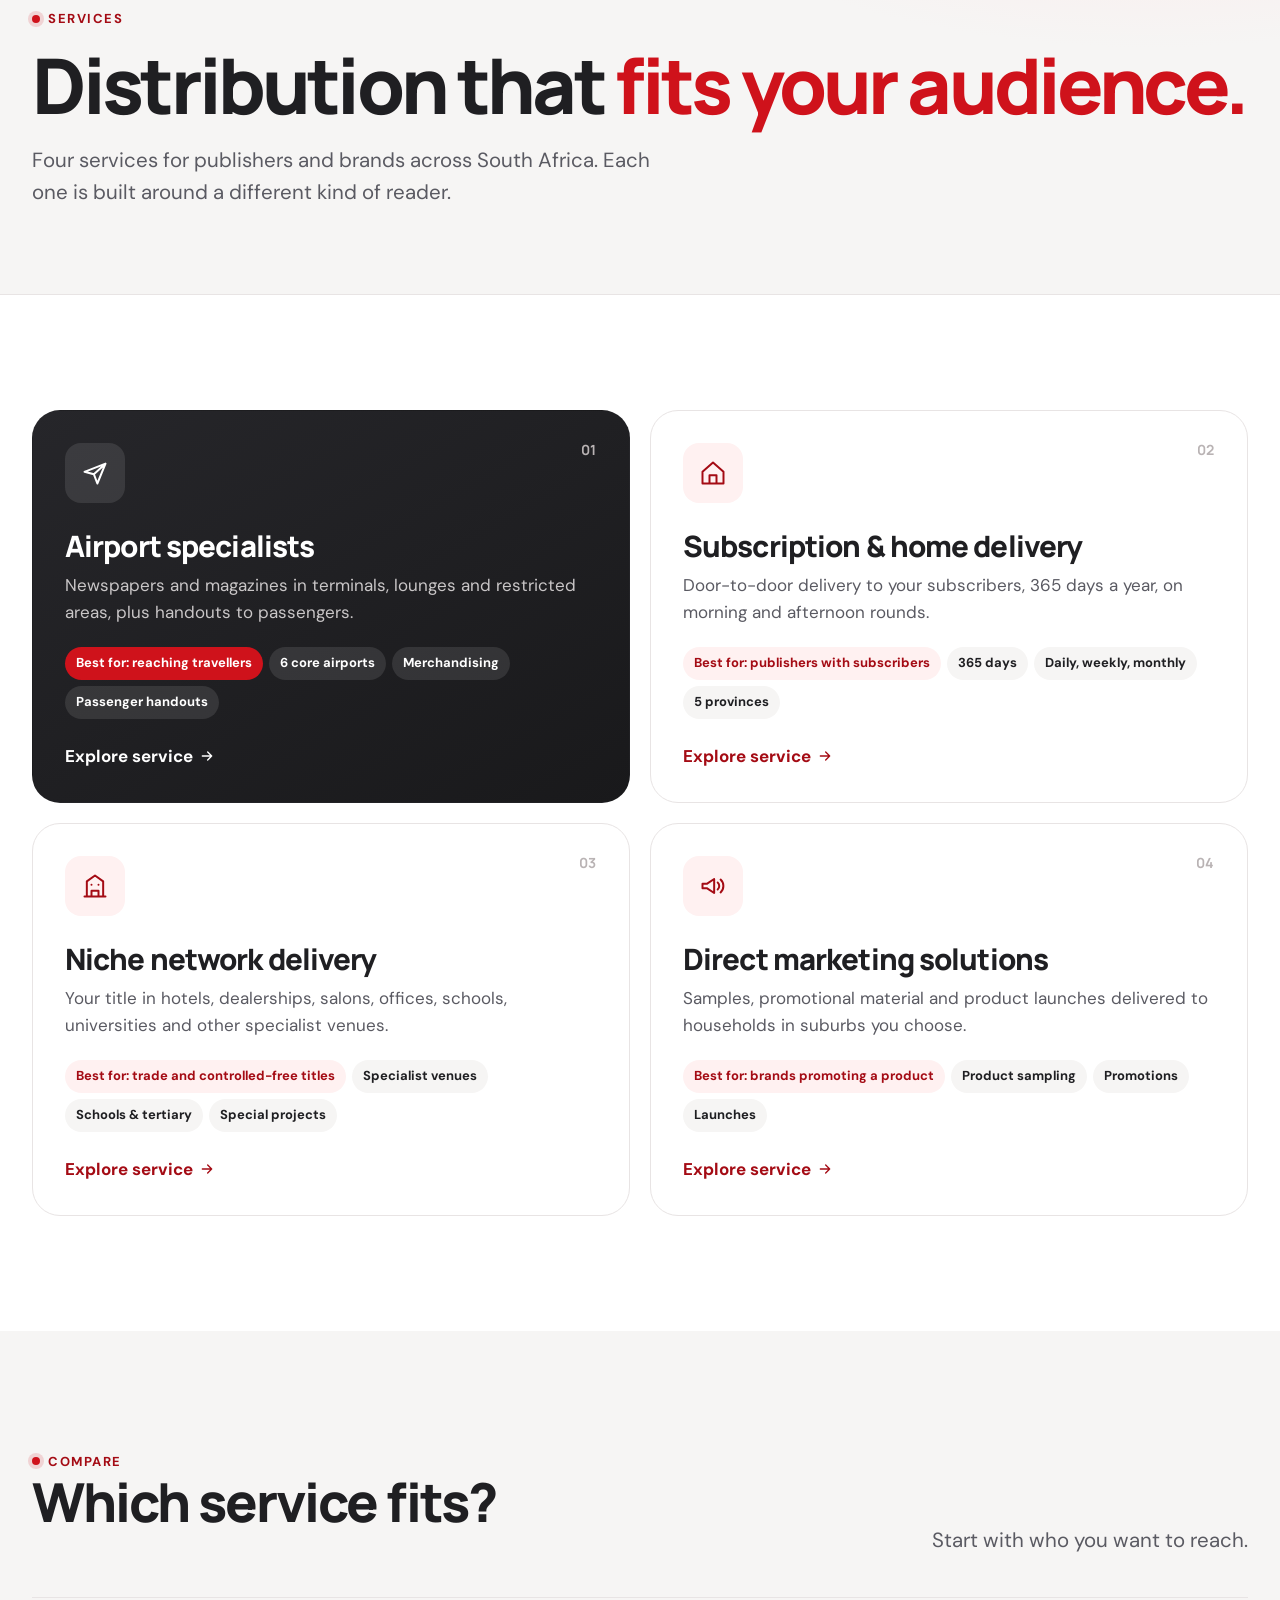
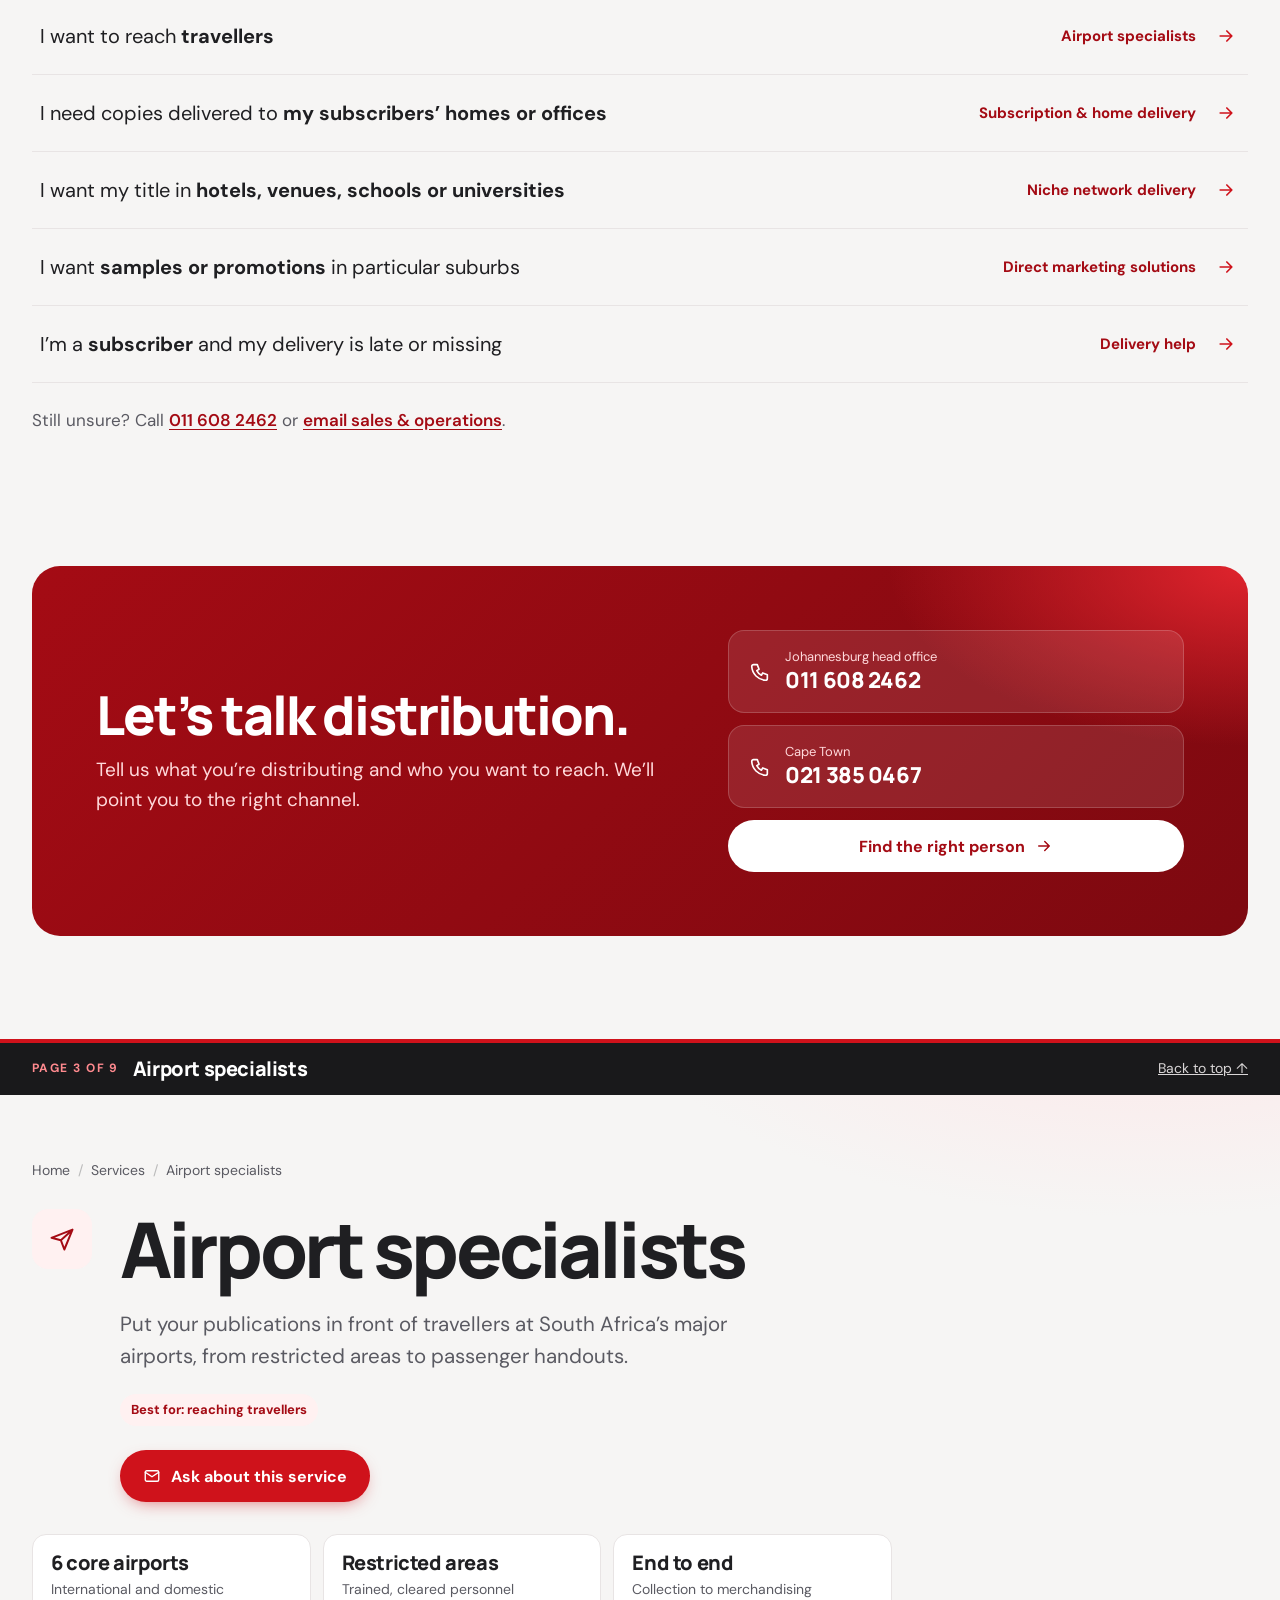
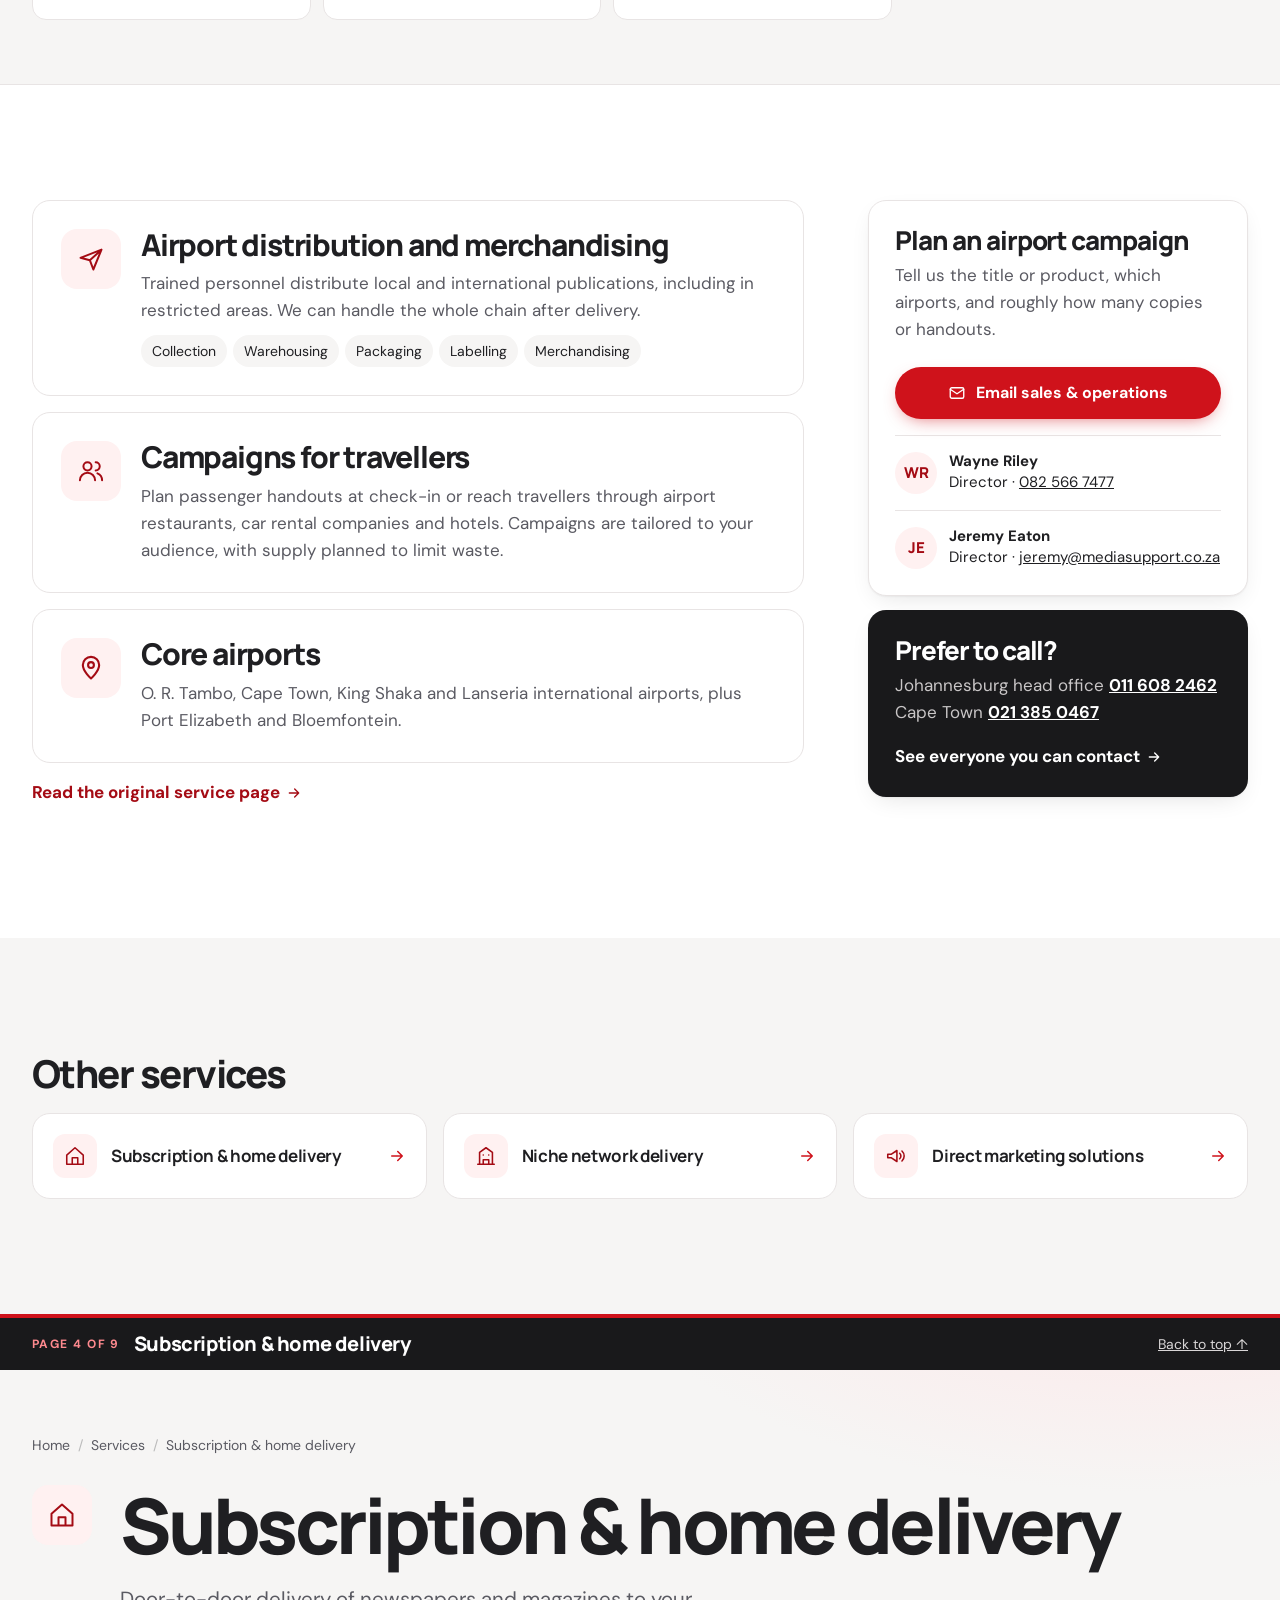
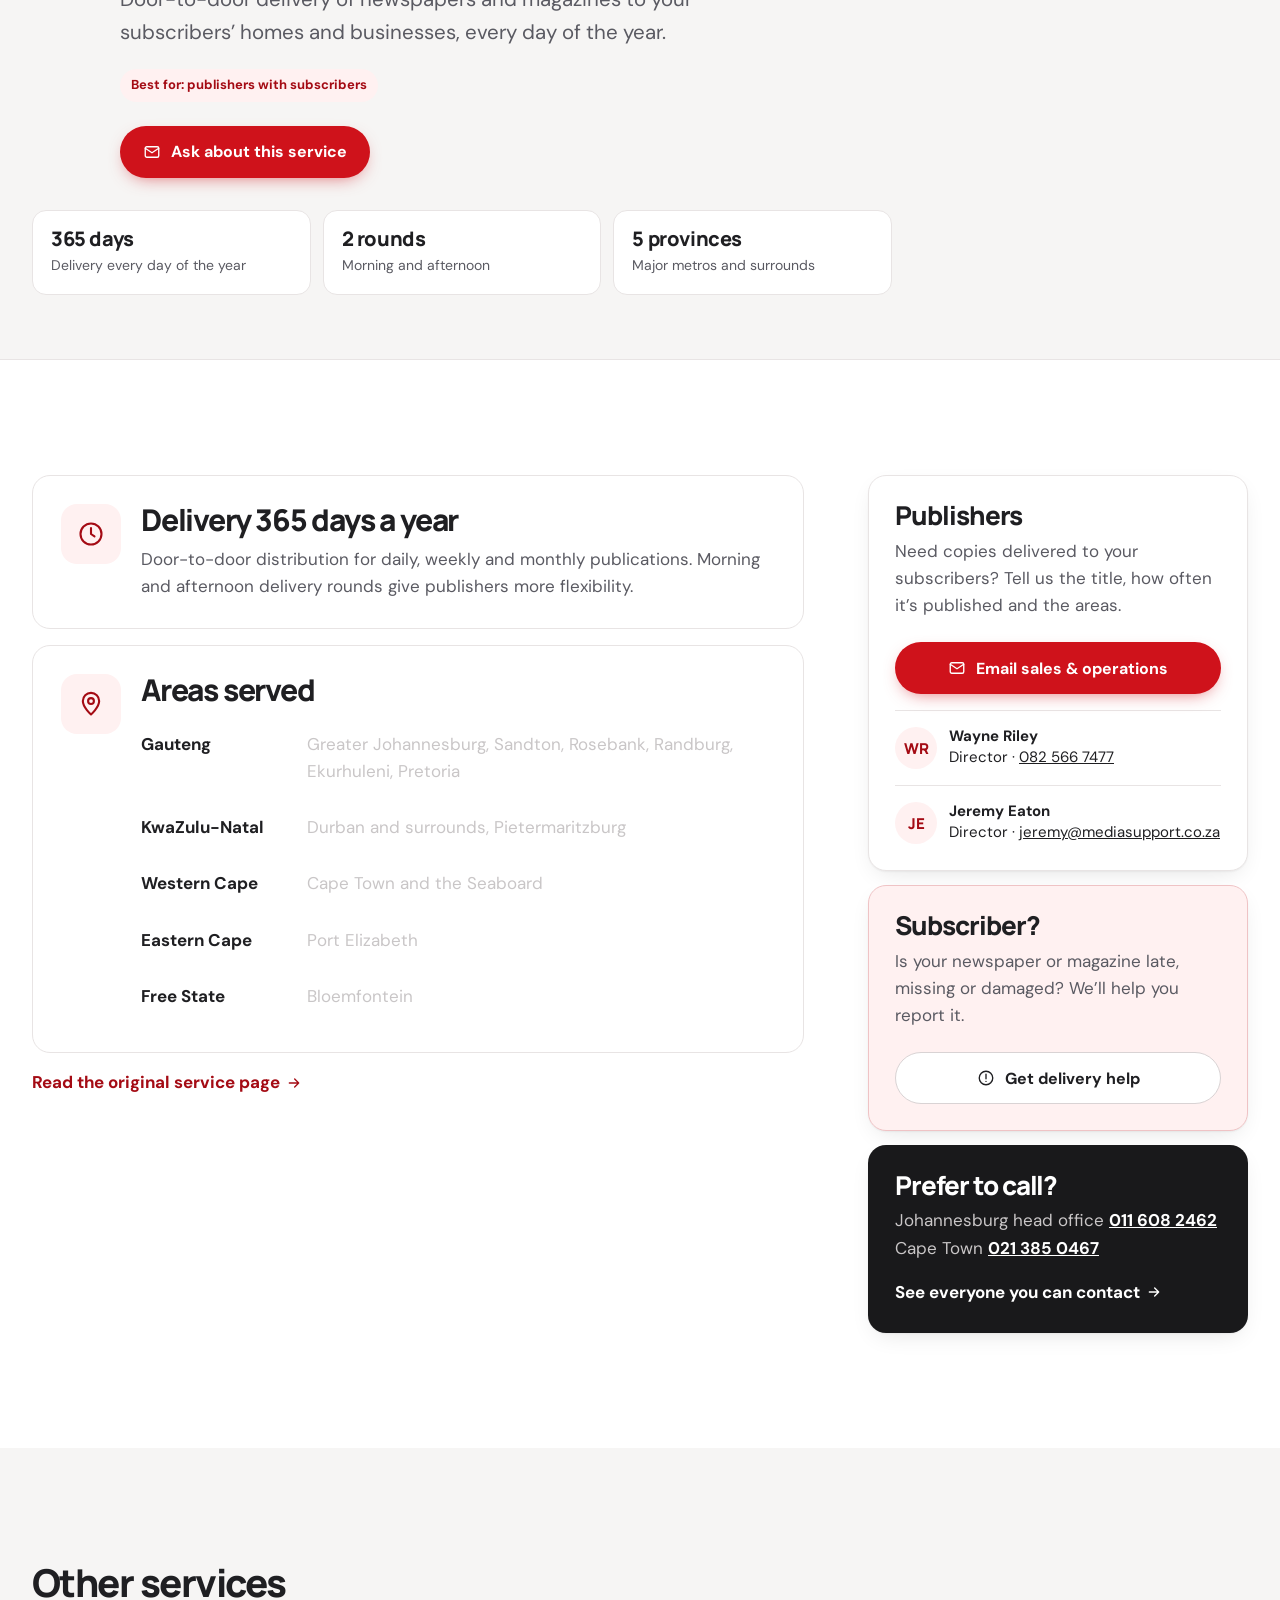
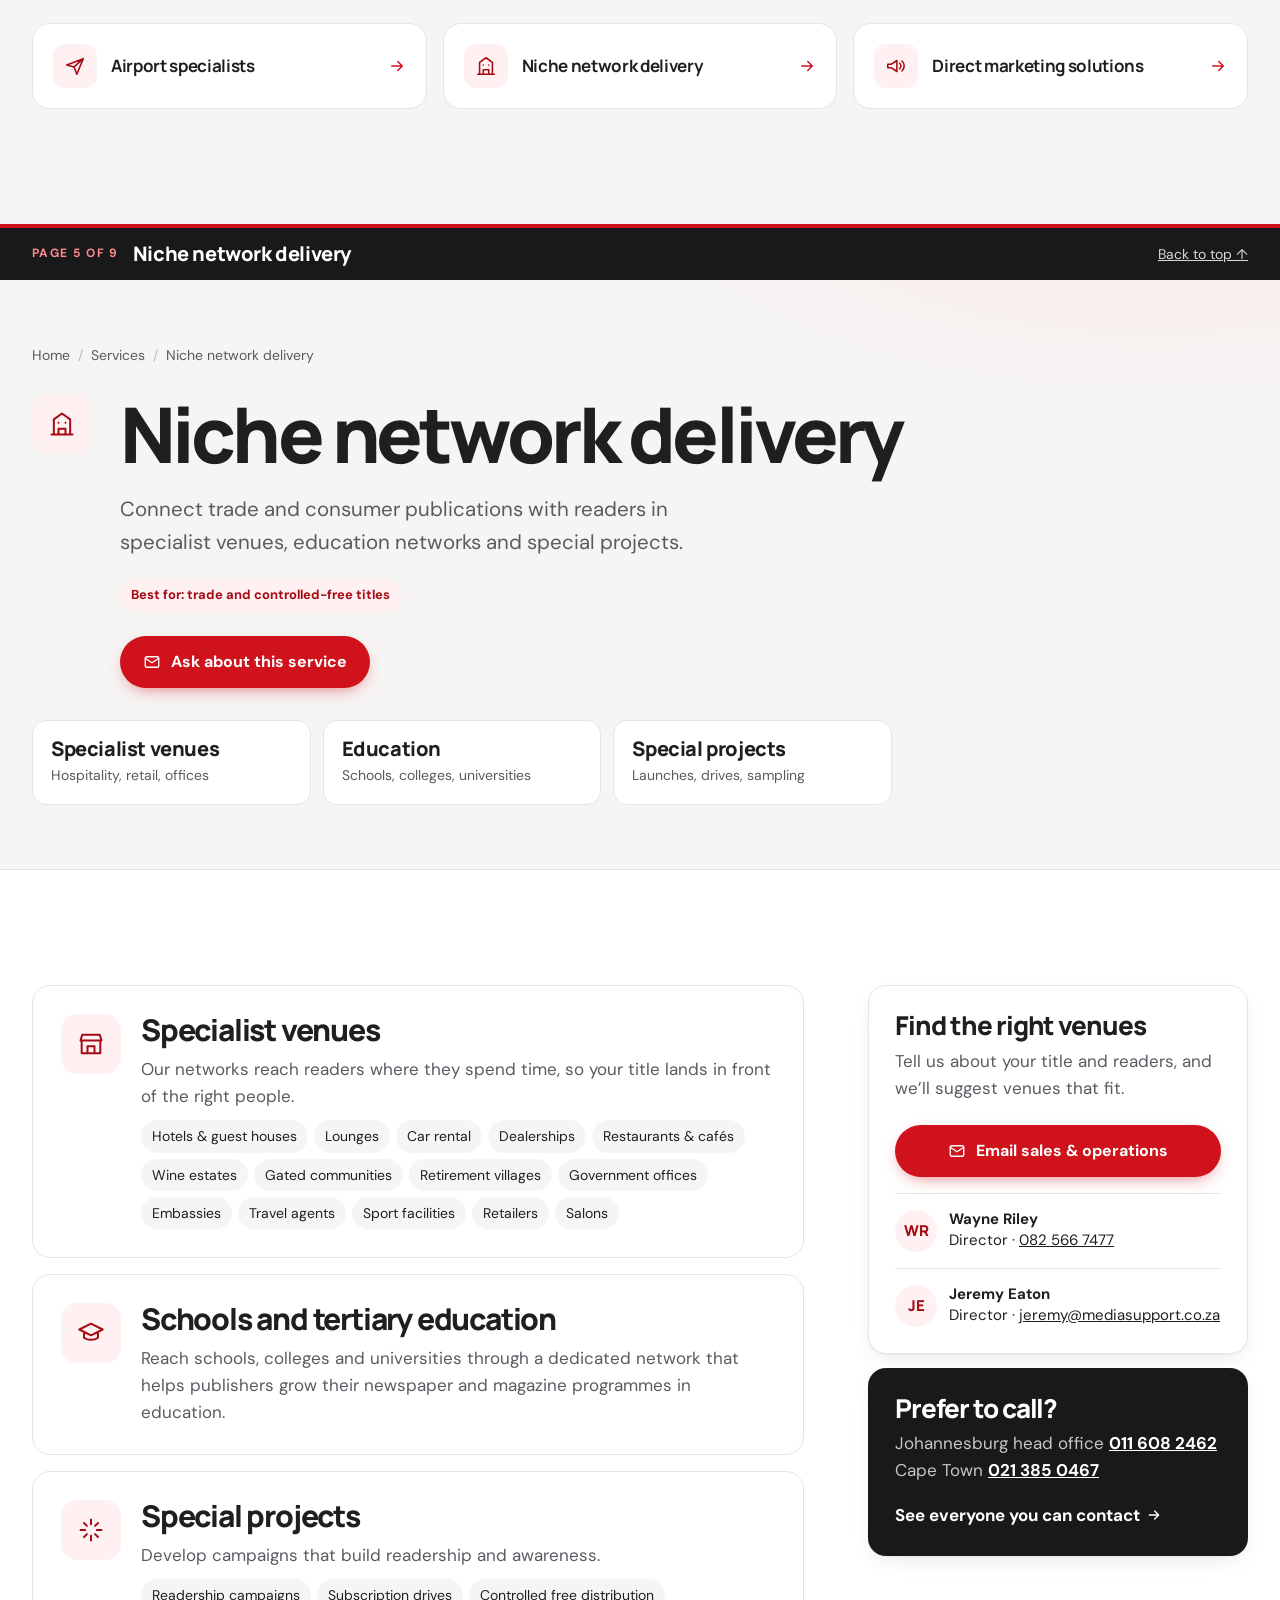
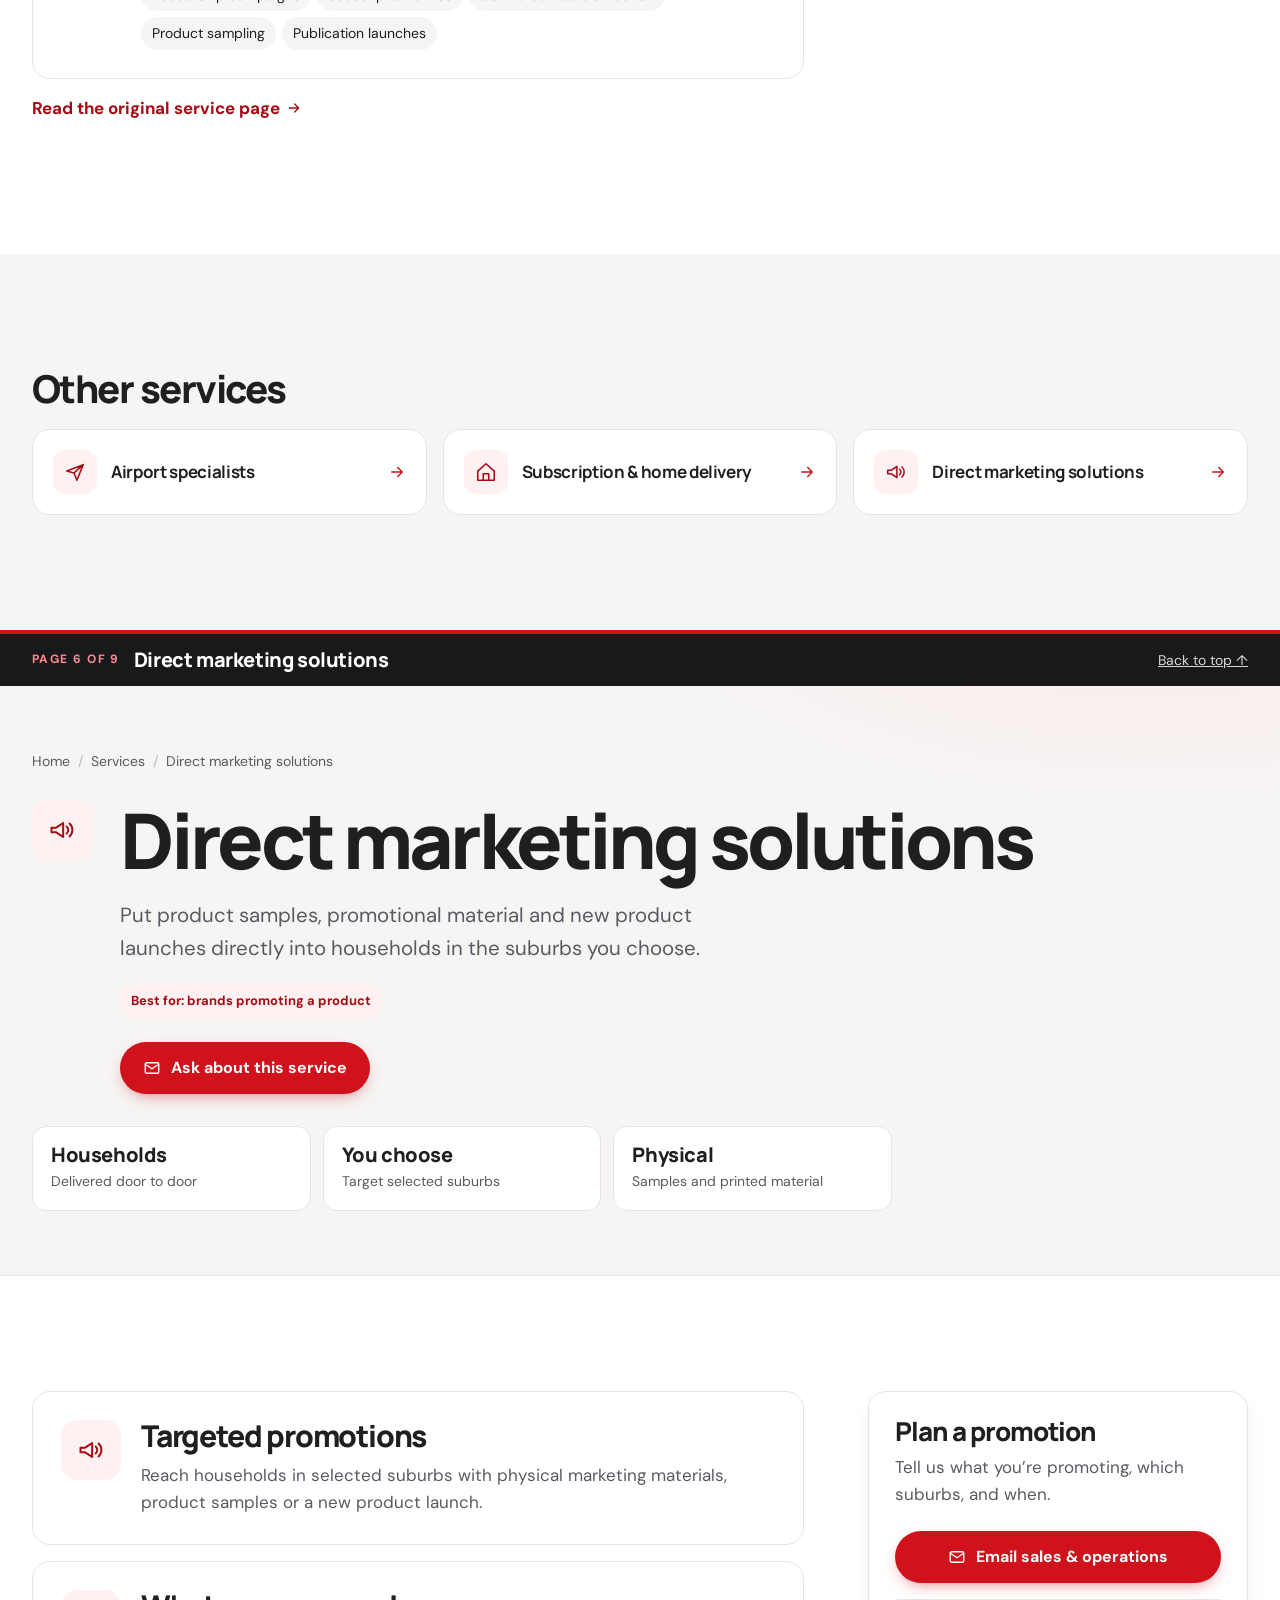
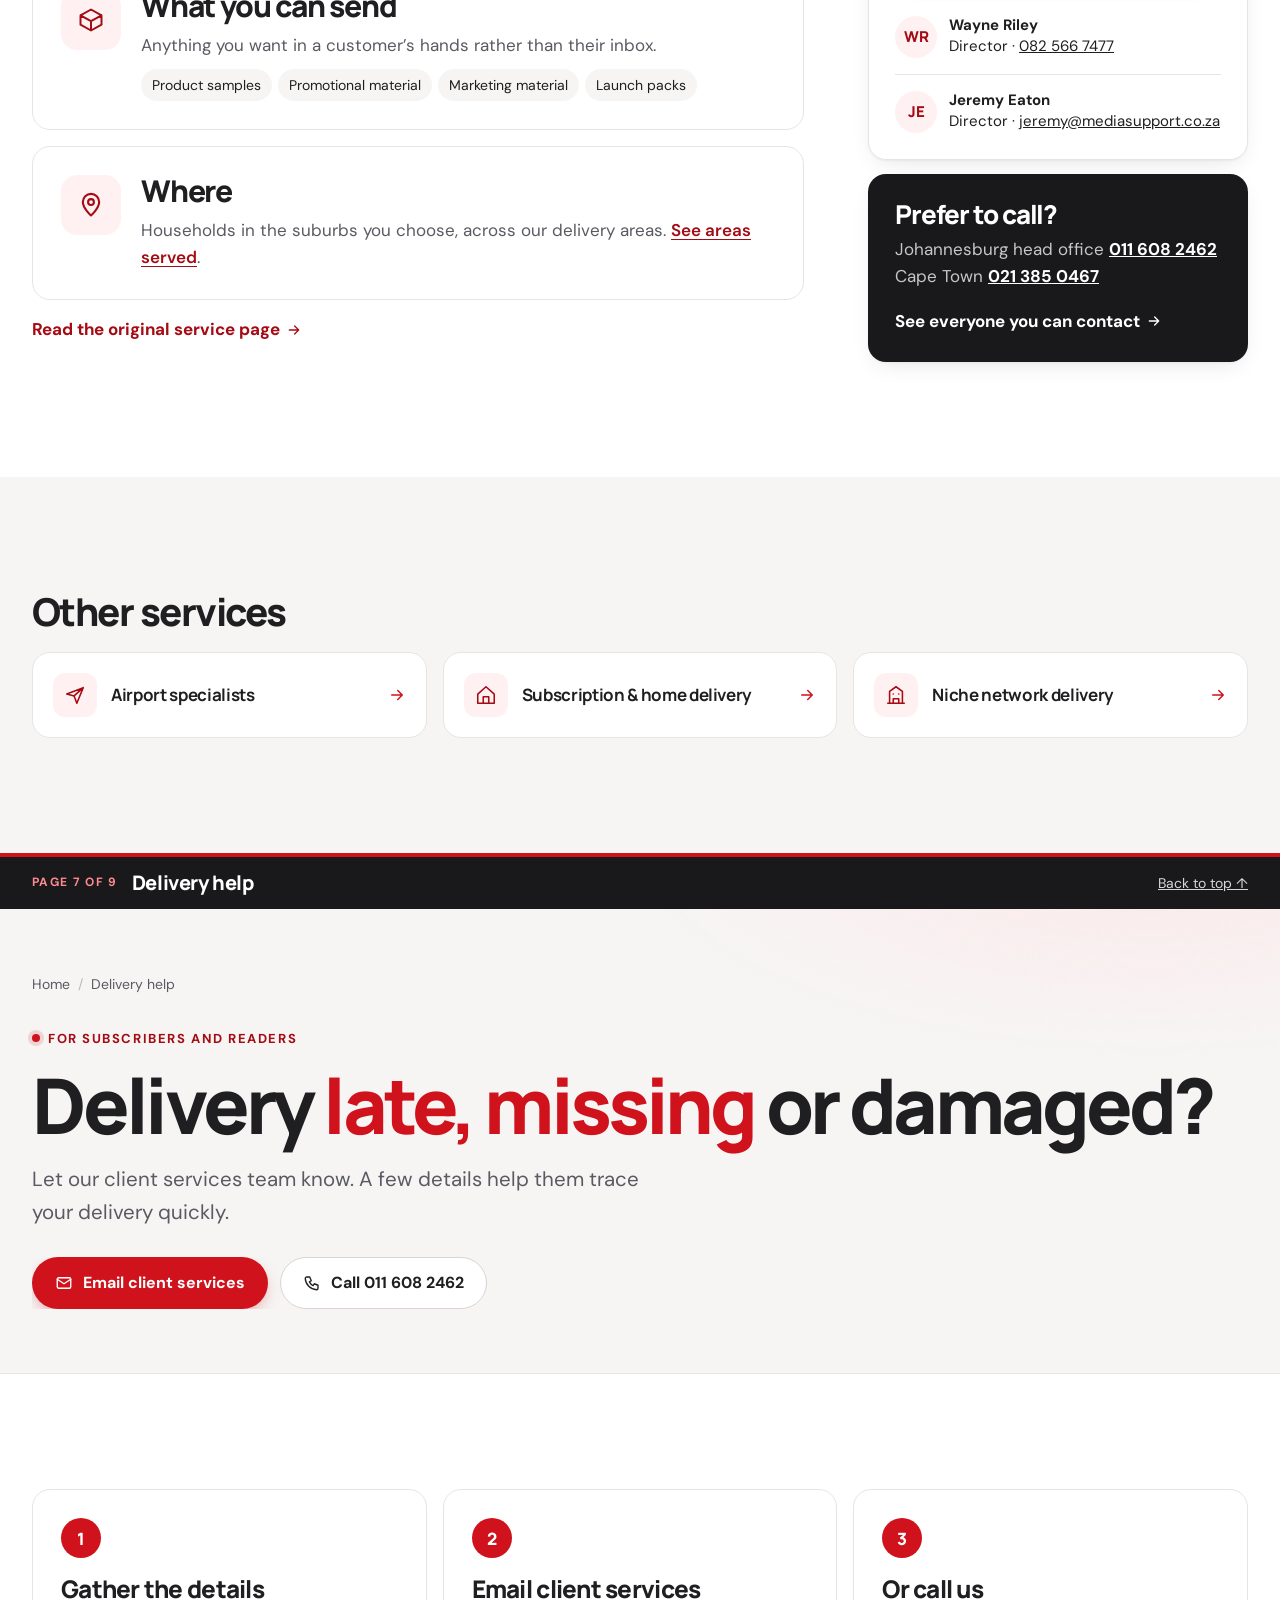
<file: preview/Media_Support_Website.html>
<!doctype html>
<html lang="en-ZA"><head><meta charset="utf-8"><meta name="viewport" content="width=device-width, initial-scale=1">
<title>Media Support | Publication distribution &amp; direct marketing in South Africa</title><meta name="description" content="Airport, subscription, niche network and direct marketing distribution for publishers and brands across South Africa. Offices in Johannesburg and Cape Town.">
<meta name="theme-color" content="#cf121b"><meta property="og:type" content="website"><meta property="og:site_name" content="Media Support">
<meta property="og:title" content="Media Support | Publication distribution &amp; direct marketing in South Africa"><meta property="og:description" content="Airport, subscription, niche network and direct marketing distribution for publishers and brands across South Africa. Offices in Johannesburg and Cape Town.">
<link rel="preconnect" href="https://fonts.googleapis.com"><link rel="preconnect" href="https://fonts.gstatic.com" crossorigin>
<link rel="stylesheet" href="https://fonts.googleapis.com/css2?family=DM+Sans:opsz,wght@9..40,400;9..40,500;9..40,700&amp;family=Manrope:wght@500;700;800&amp;display=swap"><script type="application/ld+json">{"@context": "https://schema.org", "@type": "Organization", "name": "Media Support", "url": "https://www.mediasupport.co.za/", "description": "Media distribution and direct marketing across South Africa.", "location": [{"@type": "Place", "name": "Johannesburg head office", "telephone": "+27 11 608 2462", "address": {"@type": "PostalAddress", "streetAddress": "Unit L4, Pinelands Office Park, Maxwell Drive", "addressLocality": "Modderfontein", "addressCountry": "ZA"}}, {"@type": "Place", "name": "Cape Town office", "telephone": "+27 21 385 0467", "address": {"@type": "PostalAddress", "streetAddress": "Unit 8 Glenkey Place, Aviation Crescent, Airport City", "addressLocality": "Cape Town", "addressCountry": "ZA"}}], "contactPoint": [{"@type": "ContactPoint", "telephone": "+27 11 608 2462", "contactType": "customer service", "areaServed": "ZA"}]}</script>
<style>/* Brand palette kept from the existing site: red, white, charcoal */
:root{
  --red:#cf121b;--red-dark:#a40b14;--red-deep:#7d0910;
  --ink:#1f1f22;--char:#19191b;--char-2:#26262a;
  --muted:#5a5a62;--line:#e8e4e4;--soft:#f6f5f4;--pink:#fff1f1;
  --r-sm:10px;--r:18px;--r-lg:28px;
  --shadow:0 1px 2px rgba(20,10,10,.05),0 8px 24px -8px rgba(20,10,10,.12);
  --shadow-lg:0 2px 4px rgba(20,10,10,.05),0 24px 48px -16px rgba(60,10,10,.22);
  --ease:cubic-bezier(.2,.7,.2,1);
}
*{box-sizing:border-box}
html{scroll-behavior:smooth;scroll-padding-top:96px}
@media (prefers-reduced-motion:reduce){html{scroll-behavior:auto}*{transition:none!important;animation:none!important}}
body{margin:0;color:var(--ink);background:#fff;font:17px/1.6 "DM Sans",system-ui,Arial,sans-serif;-webkit-font-smoothing:antialiased;text-rendering:optimizeLegibility}
img{max-width:100%;display:block}
a{color:inherit}
a:focus-visible,button:focus-visible,summary:focus-visible,input:focus-visible,select:focus-visible,textarea:focus-visible{outline:3px solid var(--red);outline-offset:3px;border-radius:6px}
.wrap{width:min(1240px,calc(100% - 64px));margin-inline:auto}
.skip{position:absolute;left:12px;top:-60px;z-index:100;background:#fff;padding:10px 14px;border-radius:8px;box-shadow:var(--shadow)}
.skip:focus{top:12px}
h1,h2,h3,h4{font-family:Manrope,"DM Sans",system-ui,sans-serif;font-weight:800;letter-spacing:-.04em;line-height:1.05;margin:0 0 .5em;text-wrap:balance}
h1{font-size:clamp(44px,6.4vw,88px);letter-spacing:-.05em}
h2{font-size:clamp(32px,4.2vw,56px)}
h3{font-size:clamp(21px,1.9vw,26px);letter-spacing:-.03em}
h4{font-size:19px;letter-spacing:-.02em;margin-bottom:2px}
p{margin:0 0 1em}
em{font-style:normal;color:var(--red)}
.lead{font-size:clamp(18px,1.6vw,21px);color:var(--muted);max-width:620px}
.eyebrow{display:inline-flex;align-items:center;gap:8px;font:700 13px/1 "DM Sans",sans-serif;letter-spacing:.12em;text-transform:uppercase;color:var(--red-dark);margin:0 0 20px}
.eyebrow::before{content:"";width:8px;height:8px;border-radius:50%;background:var(--red);box-shadow:0 0 0 4px rgba(207,18,27,.15)}
.muted{color:var(--muted)}
.section{padding:clamp(64px,9vw,120px) 0}
.section-head{display:flex;align-items:end;justify-content:space-between;gap:32px;margin-bottom:40px}
.section-head p{margin:0}
.soft{background:var(--soft)}

/* Buttons */
.btn{--bg:var(--red);display:inline-flex;align-items:center;justify-content:center;gap:10px;min-height:52px;padding:12px 22px;border:1px solid transparent;border-radius:999px;background:var(--bg);color:#fff;font:700 16px/1.2 "DM Sans",sans-serif;text-decoration:none;cursor:pointer;transition:transform .2s var(--ease),background .2s,box-shadow .2s;box-shadow:0 6px 18px -8px rgba(207,18,27,.7)}
.btn:hover{background:var(--red-dark);transform:translateY(-1px)}
.btn svg{width:18px;height:18px;flex:none}
.btn-ghost{background:#fff;color:var(--ink);border-color:#d9d3d4;box-shadow:none}
.btn-ghost:hover{background:var(--pink);color:var(--red-dark);border-color:#e8b8bb}
.btn-white{background:#fff;color:var(--red-dark);box-shadow:none}
.btn-white:hover{background:var(--pink)}
.btn-sm{min-height:44px;padding:9px 18px;font-size:15px}
.link{display:inline-flex;align-items:center;gap:6px;color:var(--red-dark);font-weight:700;text-decoration:none;background:linear-gradient(currentColor,currentColor) 0 100%/0 2px no-repeat;transition:background-size .25s var(--ease)}
.link:hover{background-size:100% 2px}
.link svg{width:16px;height:16px;transition:transform .2s var(--ease)}
.link:hover svg{transform:translateX(3px)}
.ul{color:var(--red-dark);text-underline-offset:3px;font-weight:600}

/* Header */
.hdr{position:sticky;top:0;z-index:50;background:rgba(255,255,255,.86);backdrop-filter:saturate(1.6) blur(14px);-webkit-backdrop-filter:saturate(1.6) blur(14px);border-bottom:1px solid transparent;transition:border-color .2s,box-shadow .2s}
.hdr.scrolled{border-color:var(--line);box-shadow:0 6px 20px -14px rgba(0,0,0,.25)}
.hdr-in{display:flex;align-items:center;gap:28px;min-height:78px}
.brand{display:grid;align-items:center;text-decoration:none;font:400 27px/1 "DM Sans",sans-serif;letter-spacing:-.07em;color:#56565d;flex:none}
.brand>*{grid-area:1/1}
.brand b{color:var(--red);font-weight:600}
.brand img{width:200px;background:#fff}
.brand img[hidden]{display:none}
.mainnav{margin-left:auto}
.mainnav>ul{display:flex;align-items:center;gap:4px;list-style:none;margin:0;padding:0}
.mainnav>ul>li>a{display:inline-flex;align-items:center;gap:6px;padding:10px 14px;border-radius:999px;font-weight:700;font-size:16px;text-decoration:none;transition:background .15s,color .15s}
.mainnav>ul>li>a:hover,.mainnav>ul>li:focus-within>a{background:var(--soft)}
.mainnav a[aria-current="page"]{color:var(--red-dark);background:var(--pink)}
.mainnav .chev{width:14px;height:14px;transition:transform .2s}
.has-menu{position:relative}
.mega{position:absolute;left:50%;top:calc(100% + 10px);width:640px;translate:-50% 0;background:#fff;border:1px solid var(--line);border-radius:var(--r);box-shadow:var(--shadow-lg);padding:12px;opacity:0;visibility:hidden;transform:translateY(-6px);transition:opacity .18s,transform .18s var(--ease),visibility .18s}
.mega::before{content:"";position:absolute;inset:-12px 0 auto;height:12px}
.has-menu:hover .mega,.has-menu:focus-within .mega{opacity:1;visibility:visible;transform:none}
.has-menu:hover .chev,.has-menu:focus-within .chev{transform:rotate(180deg)}
.mega-grid{display:grid;grid-template-columns:1fr 1fr;gap:4px}
.mega-grid a{display:grid;grid-template-columns:44px 1fr;gap:12px;padding:12px;border-radius:12px;text-decoration:none}
.mega-grid a:hover{background:var(--soft)}
.mega-grid strong{display:block;font-family:Manrope,sans-serif;letter-spacing:-.02em}
.mega-grid span{font-size:14px;color:var(--muted);line-height:1.4}
.mega-foot{display:flex;justify-content:space-between;align-items:center;margin-top:6px;padding:12px 14px;border-radius:12px;background:var(--soft);font-size:15px}
.hdr-actions{display:flex;align-items:center;gap:8px}
.iconbtn{display:grid;place-items:center;width:44px;height:44px;border-radius:50%;border:1px solid var(--line);background:#fff;color:var(--ink);cursor:pointer;text-decoration:none}
.iconbtn:hover{background:var(--soft)}
.iconbtn svg{width:20px;height:20px}
.menu-btn{display:none}

/* Icon tile */
.ico{display:grid;place-items:center;width:44px;height:44px;border-radius:12px;background:var(--pink);color:var(--red-dark);flex:none}
.ico svg{width:22px;height:22px}
.ico-lg{width:60px;height:60px;border-radius:16px}
.ico-lg svg{width:28px;height:28px}

/* Hero */
.hero{position:relative;overflow:hidden;padding:clamp(40px,6vw,80px) 0 clamp(56px,7vw,96px);background:radial-gradient(1200px 500px at 85% -10%,#fde7e8 0%,transparent 60%),linear-gradient(180deg,#fff 0%,#faf8f7 100%)}
.hero-grid{display:grid;grid-template-columns:1.05fr 1fr;gap:clamp(32px,5vw,72px);align-items:center}
.hero .actions{display:flex;flex-wrap:wrap;gap:12px;margin:32px 0 28px}
.trust{display:flex;flex-wrap:wrap;gap:8px 22px;padding:0;margin:0;list-style:none;color:var(--muted);font-size:15px}
.trust li{display:flex;align-items:center;gap:8px}
.trust svg{width:18px;height:18px;color:var(--red)}
.hero-media{position:relative}
.hero-media figure{margin:0;border-radius:var(--r-lg);overflow:hidden;aspect-ratio:4/4.3;box-shadow:var(--shadow-lg);background:#333}
.hero-media img{width:100%;height:100%;object-fit:cover;object-position:62% center}
.float{position:absolute;display:flex;align-items:center;gap:12px;padding:14px 18px;background:rgba(255,255,255,.94);backdrop-filter:blur(8px);border-radius:16px;box-shadow:var(--shadow-lg);font-size:14px;line-height:1.3}
.float strong{display:block;font:800 22px/1 Manrope,sans-serif;letter-spacing:-.03em}
.float-a{left:-28px;bottom:48px}
.float-b{right:-20px;top:40px}

/* Quick paths */
.paths{margin-top:-40px;position:relative;z-index:2}
.paths-card{background:#fff;border:1px solid var(--line);border-radius:var(--r-lg);box-shadow:var(--shadow-lg);padding:24px}
.paths-card h2{font-size:15px;font-family:"DM Sans",sans-serif;letter-spacing:.1em;text-transform:uppercase;color:var(--muted);margin:4px 8px 14px}
.paths-grid{display:grid;grid-template-columns:repeat(4,1fr);gap:8px}
.path{display:flex;gap:14px;align-items:center;padding:16px;border-radius:14px;text-decoration:none;transition:background .15s}
.path:hover{background:var(--soft)}
.path strong{display:block;font-family:Manrope,sans-serif;letter-spacing:-.02em;line-height:1.25}
.path span{font-size:14px;color:var(--muted)}
.path .arrow{margin-left:auto;color:var(--red);width:18px;height:18px;flex:none;transition:transform .2s}
.path:hover .arrow{transform:translateX(3px)}

/* Service cards */
.svc-grid{display:grid;grid-template-columns:repeat(2,1fr);gap:20px}
.svc{position:relative;display:flex;flex-direction:column;padding:32px;border-radius:var(--r-lg);background:#fff;border:1px solid var(--line);text-decoration:none;overflow:hidden;transition:transform .25s var(--ease),box-shadow .25s,border-color .25s}
.svc::after{content:"";position:absolute;inset:auto 0 0 0;height:4px;background:var(--red);transform:scaleX(0);transform-origin:left;transition:transform .35s var(--ease)}
.svc:hover{transform:translateY(-4px);box-shadow:var(--shadow-lg);border-color:transparent}
.svc:hover::after{transform:scaleX(1)}
.svc-top{display:flex;justify-content:space-between;align-items:start;margin-bottom:28px}
.svc-num{font:700 14px/1 Manrope,sans-serif;color:#b9b3b4;letter-spacing:.05em}
.svc h3{font-size:clamp(24px,2.3vw,32px);margin-bottom:10px}
.svc p{color:var(--muted)}
.chips{display:flex;flex-wrap:wrap;gap:6px;margin:4px 0 24px;padding:0;list-style:none}
.chips li{font-size:13px;font-weight:700;padding:6px 11px;border-radius:999px;background:var(--soft);color:var(--ink)}
.chips li.best{background:var(--pink);color:var(--red-dark)}
.svc .link{margin-top:auto}
.svc-feature{background:linear-gradient(150deg,var(--char-2),var(--char));color:#fff;border-color:transparent}
.svc-feature p{color:#c9c6c7}
.svc-feature .chips li{background:rgba(255,255,255,.1);color:#fff}
.svc-feature .chips li.best{background:var(--red);color:#fff}
.svc-feature .ico{background:rgba(255,255,255,.1);color:#fff}
.svc-feature .link{color:#fff}

/* Coverage (dark) */
.dark{background:var(--char);color:#fff}
.dark .lead,.dark .muted{color:#bdb9ba}
.dark .eyebrow{color:#ff8a8f}
.stats{display:grid;grid-template-columns:repeat(4,1fr);gap:1px;background:rgba(255,255,255,.12);border-radius:var(--r);overflow:hidden;margin:44px 0 56px}
.stat{background:var(--char);padding:26px 24px}
.stat strong{display:block;font:800 clamp(40px,4.6vw,60px)/1 Manrope,sans-serif;letter-spacing:-.05em;margin-bottom:8px}
.stat strong span{color:var(--red)}
.stat p{margin:0;color:#bdb9ba;font-size:15px}
.cover-grid{display:grid;grid-template-columns:1.4fr 1fr;gap:24px}
.panel{background:var(--char-2);border:1px solid rgba(255,255,255,.08);border-radius:var(--r-lg);padding:30px}
.panel h3{display:flex;align-items:center;gap:12px;margin-bottom:20px}
.panel .ico{background:rgba(207,18,27,.18);color:#ff8a8f}
.regions{display:grid;gap:0;margin:0}
.regions div{display:grid;grid-template-columns:150px 1fr;gap:16px;padding:14px 0;border-top:1px solid rgba(255,255,255,.1)}
.regions dt{font-weight:700}
.regions dd{margin:0;color:#c9c6c7}
.airports{list-style:none;margin:0;padding:0}
.airports li{display:flex;align-items:center;gap:12px;padding:12px 0;border-top:1px solid rgba(255,255,255,.1)}
.airports li::before{content:"";width:8px;height:8px;border-radius:50%;background:var(--red);flex:none}

/* Values */
.values{display:grid;grid-template-columns:repeat(3,1fr);gap:20px}
.value{padding:30px;border-radius:var(--r-lg);background:#fff;border:1px solid var(--line)}
.value .ico{margin-bottom:22px}
.value p{color:var(--muted);margin:0}

/* CTA band */
.cta{padding:0 0 clamp(64px,8vw,110px)}
.cta-box{position:relative;overflow:hidden;display:grid;grid-template-columns:1.3fr 1fr;gap:40px;align-items:center;padding:clamp(36px,5vw,64px);border-radius:var(--r-lg);background:radial-gradient(600px 300px at 100% 0%,#e0242d 0%,transparent 60%),linear-gradient(135deg,var(--red-dark),var(--red-deep));color:#fff}
.cta-box h2{margin-bottom:12px}
.cta-box p{color:#ffd9db;margin:0;font-size:19px}
.cta-actions{display:flex;flex-direction:column;gap:12px;align-items:stretch}
.cta-phone{display:flex;gap:14px;align-items:center;padding:16px 20px;border-radius:16px;background:rgba(255,255,255,.1);border:1px solid rgba(255,255,255,.18);color:#fff;text-decoration:none}
.cta-phone:hover{background:rgba(255,255,255,.16)}
.cta-phone small{display:block;color:#ffd9db;font-size:13px}
.cta-phone strong{font:800 22px/1.1 Manrope,sans-serif;letter-spacing:-.02em}
.cta-phone svg{width:22px;height:22px}

/* Page hero (inner pages) */
.phero{padding:clamp(36px,5vw,64px) 0 clamp(40px,5vw,64px);background:radial-gradient(900px 400px at 90% -20%,#fde7e8 0%,transparent 60%),var(--soft);border-bottom:1px solid var(--line)}
.crumbs{display:flex;flex-wrap:wrap;gap:8px;list-style:none;padding:0;margin:0 0 28px;font-size:14px;color:var(--muted)}
.crumbs li+li::before{content:"/";margin-right:8px;color:#bbb}
.crumbs a{text-decoration:none}
.crumbs a:hover{color:var(--red-dark);text-decoration:underline}
.phero h1{font-size:clamp(42px,6vw,80px);margin-bottom:18px}
.phero-svc{display:grid;grid-template-columns:auto 1fr;gap:28px;align-items:start}
.facts{display:grid;grid-template-columns:repeat(3,1fr);gap:12px;margin-top:32px;max-width:860px}
.fact{background:#fff;border:1px solid var(--line);border-radius:14px;padding:16px 18px}
.fact strong{display:block;font:800 20px/1.2 Manrope,sans-serif;letter-spacing:-.02em}
.fact span{font-size:14px;color:var(--muted)}

/* Service detail */
.detail{display:grid;grid-template-columns:1fr 380px;gap:clamp(32px,5vw,72px);align-items:start}
.blocks{display:grid;gap:16px}
.block{display:grid;grid-template-columns:auto 1fr;gap:20px;padding:28px;border:1px solid var(--line);border-radius:var(--r);background:#fff}
.block h2{font-size:clamp(24px,2.4vw,30px);margin-bottom:10px}
.block p{color:var(--muted);margin:0}
.block ul{margin:10px 0 0;padding:0;list-style:none;display:flex;flex-wrap:wrap;gap:6px}
.block ul li{font-size:14px;padding:5px 11px;border-radius:999px;background:var(--soft)}
.aside{position:sticky;top:100px;display:grid;gap:14px}
.card{background:#fff;border:1px solid var(--line);border-radius:var(--r);padding:26px;box-shadow:var(--shadow)}
.card h2{font-size:26px;margin-bottom:8px}
.card p{color:var(--muted)}
.card .btn{width:100%;margin-top:6px}
.card-dark{background:var(--char);color:#fff;border-color:transparent}
.card-dark p{color:#c9c6c7}
.mini{display:flex;gap:12px;align-items:center;margin-top:16px;padding-top:16px;border-top:1px solid var(--line);font-size:15px}
.card-dark .mini{border-color:rgba(255,255,255,.12)}
.avatar{display:grid;place-items:center;width:42px;height:42px;border-radius:50%;background:var(--pink);color:var(--red-dark);font:800 15px/1 Manrope,sans-serif;flex:none}
.card-dark .avatar{background:rgba(255,255,255,.1);color:#fff}
.mini strong{display:block;line-height:1.2}
.mini a{color:inherit}
.others{display:grid;grid-template-columns:repeat(3,1fr);gap:16px}
.other{display:flex;gap:14px;align-items:center;padding:20px;border:1px solid var(--line);border-radius:var(--r);text-decoration:none;background:#fff;transition:box-shadow .2s,transform .2s var(--ease)}
.other:hover{box-shadow:var(--shadow);transform:translateY(-2px)}
.other strong{font-family:Manrope,sans-serif;letter-spacing:-.02em}
.other .arrow{margin-left:auto;width:18px;height:18px;color:var(--red)}

/* Fit table */
.fit{list-style:none;padding:0;margin:0;border-top:1px solid var(--line)}
.fit li{border-bottom:1px solid var(--line)}
.fit a{display:grid;grid-template-columns:1fr auto 24px;gap:20px;align-items:center;padding:22px 8px;text-decoration:none;font-size:clamp(17px,1.6vw,20px);transition:background .15s,padding .2s var(--ease)}
.fit a:hover{background:#fff;padding-left:18px}
.fit b{color:var(--ink)}
.fit .to{font-weight:700;color:var(--red-dark);font-size:15px}
.fit svg{color:var(--red);width:20px;height:20px}

/* Contact */
.need-tiles{display:grid;grid-template-columns:repeat(4,1fr);gap:12px;margin-top:36px}
.need-tile{display:flex;flex-direction:column;gap:14px;padding:20px;border-radius:var(--r);background:#fff;border:1px solid var(--line);text-decoration:none;transition:transform .2s var(--ease),box-shadow .2s}
.need-tile:hover{transform:translateY(-3px);box-shadow:var(--shadow-lg)}
.need-tile strong{font-family:Manrope,sans-serif;letter-spacing:-.02em;font-size:18px;line-height:1.25}
.need-tile span{font-size:14px;color:var(--muted);margin-top:auto}
.needs{display:grid;grid-template-columns:repeat(2,1fr);gap:20px}
.need{padding:30px;border-radius:var(--r-lg);border:1px solid var(--line);background:#fff;scroll-margin-top:100px;transition:box-shadow .3s,border-color .3s}
.need:target{border-color:var(--red);box-shadow:0 0 0 4px var(--pink)}
.need-head{display:flex;gap:16px;align-items:start;margin-bottom:6px}
.need-tag{font-size:12px;font-weight:700;letter-spacing:.12em;text-transform:uppercase;color:var(--red-dark);margin:0 0 6px}
.need h3{margin-bottom:6px}
.need-head p{color:var(--muted);margin:0}
.person{display:grid;grid-template-columns:auto 1fr;gap:14px;padding:18px 0 0;margin-top:18px;border-top:1px solid var(--line)}
.person p{margin:0 0 10px;color:var(--muted);font-size:15px}
.person-links{display:flex;flex-wrap:wrap;gap:8px 16px;align-items:center;font-size:15px}
.person-links a:not(.btn){color:var(--red-dark);font-weight:600;text-underline-offset:3px;overflow-wrap:anywhere}
.offices{display:grid;grid-template-columns:repeat(2,1fr);gap:20px}
.office{padding:30px;border-radius:var(--r-lg);background:var(--char);color:#fff}
.office .covers{display:inline-block;font-size:13px;font-weight:700;padding:5px 11px;border-radius:999px;background:rgba(207,18,27,.25);color:#ffb4b7;margin-bottom:14px}
.office address{font-style:normal;color:#c9c6c7;margin-bottom:20px}
.office .row{display:flex;flex-wrap:wrap;gap:10px}
.office .btn-ghost{background:transparent;color:#fff;border-color:rgba(255,255,255,.25)}
.office .btn-ghost:hover{background:rgba(255,255,255,.08)}
.office details{margin-top:18px;color:#c9c6c7;font-size:15px}
.office summary{cursor:pointer;color:#fff;font-weight:700}
.formwrap{display:grid;grid-template-columns:1fr 1.3fr;gap:clamp(28px,5vw,64px);padding:clamp(28px,4vw,48px);border-radius:var(--r-lg);background:var(--soft);border:1px solid var(--line)}
.form{display:grid;gap:8px}
.form label{font-weight:700;font-size:15px;margin-top:8px}
.form .opt{font-weight:400;color:var(--muted)}
.form input,.form select,.form textarea{width:100%;font:inherit;color:var(--ink);background:#fff;border:1px solid #d6d0d1;border-radius:12px;padding:13px 14px;transition:border-color .15s,box-shadow .15s}
.form input:focus,.form select:focus,.form textarea:focus{border-color:var(--red);box-shadow:0 0 0 4px var(--pink);outline:none}
.form textarea{resize:vertical;min-height:130px}
.form .btn{justify-self:start;margin-top:12px}
.route{display:flex;flex-wrap:wrap;align-items:center;gap:8px;background:#fff;border:1px dashed #e0a9ac;border-radius:12px;padding:12px 14px;margin:4px 0 0;font-size:15px}
.route a{color:var(--red-dark);font-weight:700}
.copy{border:1px solid var(--line);background:var(--soft);border-radius:999px;padding:5px 12px;font:600 13px/1.2 "DM Sans",sans-serif;cursor:pointer;margin-left:auto}
.copy:hover{background:var(--pink)}
.fallback{font-size:14px;color:var(--muted);margin:6px 0 0}

/* Steps (delivery help) */
.steps{counter-reset:s;display:grid;grid-template-columns:repeat(3,1fr);gap:16px;list-style:none;padding:0;margin:0}
.steps>li{counter-increment:s;padding:28px;border-radius:var(--r);background:#fff;border:1px solid var(--line)}
.steps>li::before{content:counter(s);display:grid;place-items:center;width:40px;height:40px;border-radius:50%;background:var(--red);color:#fff;font:800 17px/1 Manrope,sans-serif;margin-bottom:18px}
.steps h3{margin-bottom:8px}
.steps p{color:var(--muted);margin:0}
.checklist{list-style:none;padding:0;margin:14px 0 0;display:grid;gap:8px}
.checklist li{display:flex;gap:10px;align-items:start}
.checklist svg{width:20px;height:20px;color:var(--red);flex:none;margin-top:3px}

/* Search */
.searchbox{display:flex;gap:8px;padding:8px;background:#fff;border:1px solid var(--line);border-radius:999px;box-shadow:var(--shadow);max-width:720px}
.searchbox svg{width:22px;height:22px;color:var(--muted);margin:0 4px 0 14px;align-self:center;flex:none}
.searchbox input{flex:1;border:0;font:inherit;font-size:18px;min-width:0;background:transparent}
.searchbox input:focus{outline:none}
.searchbox:focus-within{border-color:var(--red);box-shadow:0 0 0 4px var(--pink)}
.suggest{display:flex;flex-wrap:wrap;gap:8px;margin:18px 0 0;align-items:center;font-size:14px;color:var(--muted)}
.suggest button{border:1px solid var(--line);background:#fff;border-radius:999px;padding:7px 14px;font:600 14px/1 "DM Sans",sans-serif;cursor:pointer;color:var(--ink)}
.suggest button:hover{border-color:var(--red);color:var(--red-dark)}
.results{list-style:none;padding:0;margin:0;display:grid;gap:10px;max-width:860px}
.results a{display:grid;grid-template-columns:auto 1fr 20px;gap:16px;align-items:center;padding:18px 20px;border:1px solid var(--line);border-radius:var(--r);text-decoration:none;background:#fff;transition:box-shadow .2s,border-color .2s}
.results a:hover{box-shadow:var(--shadow);border-color:transparent}
.results strong{font-family:Manrope,sans-serif;letter-spacing:-.02em;font-size:18px}
.results p{margin:2px 0 0;color:var(--muted);font-size:15px}
.results .arrow{color:var(--red);width:20px;height:20px}
.status{font-weight:700;margin:0 0 14px;min-height:1.6em}
.search-help{max-width:860px;margin-top:18px;padding:18px 20px;border-radius:var(--r);background:var(--pink)}
.web{margin-top:26px;font-size:15px}

/* Footer */
footer{background:var(--char);color:#d9d6d7;padding:72px 0 28px;font-size:15px}
.foot-grid{display:grid;grid-template-columns:1.3fr 1fr 1fr 1.3fr;gap:40px}
.foot-brand{font:400 26px/1 "DM Sans",sans-serif;letter-spacing:-.07em;color:#fff;margin-bottom:14px}
.foot-brand b{color:var(--red);font-weight:600}
footer h2{font:700 13px/1 "DM Sans",sans-serif;letter-spacing:.12em;text-transform:uppercase;color:#8f8b8c;margin:0 0 16px}
footer ul{list-style:none;margin:0;padding:0;display:grid;gap:10px}
footer a{color:#e9e7e8;text-decoration:none}
footer a:hover{color:#fff;text-decoration:underline;text-underline-offset:3px}
.foot-office{margin-bottom:16px}
.foot-office strong{color:#fff;display:block}
.foot-bottom{display:flex;flex-wrap:wrap;justify-content:space-between;gap:12px;margin-top:56px;padding-top:22px;border-top:1px solid rgba(255,255,255,.1);color:#8f8b8c;font-size:14px}
.foot-bottom nav{display:flex;flex-wrap:wrap;gap:18px}
.foot-bottom a{color:#bdb9ba}

/* Mobile quick bar */
.qbar{display:none}

/* Reveal on scroll (only when JS runs and motion is allowed) */
.js .rv{opacity:0;transform:translateY(18px);transition:opacity .7s var(--ease),transform .7s var(--ease)}
.js .rv.in{opacity:1;transform:none}
@media (prefers-reduced-motion:reduce){.js .rv{opacity:1;transform:none}}

/* ---------- Responsive ---------- */
@media (max-width:1080px){
  .paths-grid{grid-template-columns:repeat(2,1fr)}
  .need-tiles{grid-template-columns:repeat(2,1fr)}
  .float-a{left:12px}.float-b{right:12px}
  .foot-grid{grid-template-columns:1fr 1fr}
  .hdr-call{display:none}
}
@media (max-width:900px){
  .wrap{width:calc(100% - 40px)}
  .menu-btn{display:grid}
  .js .mainnav{position:fixed;inset:78px 0 0;background:#fff;padding:12px 20px 120px;overflow:auto;display:none;margin:0}
  .js .mainnav.open{display:block}
  .js .mainnav>ul{flex-direction:column;align-items:stretch;gap:0}
  .js .mainnav>ul>li{border-bottom:1px solid var(--line)}
  .js .mainnav>ul>li>a{padding:18px 4px;border-radius:0;font-size:20px;font-family:Manrope,sans-serif;letter-spacing:-.02em;background:none}
  .js .mainnav .chev{display:none}
  .js .mega{position:static;width:auto;translate:none;opacity:1;visibility:visible;transform:none;border:0;box-shadow:none;padding:0 0 14px}
  .js .mega-grid{grid-template-columns:1fr}
  .js .mega-grid a{padding:10px 4px}
  .js .mega-foot{display:none}
  .js .mainnav ~ .hdr-actions{margin-left:auto}
  .hero-grid,.cover-grid,.detail,.cta-box,.formwrap{grid-template-columns:1fr}
  .hero-media{max-width:560px}
  .hero-media figure{aspect-ratio:16/11}
  .svc-grid,.needs,.offices,.values,.steps,.others{grid-template-columns:1fr}
  .stats{grid-template-columns:repeat(2,1fr)}
  .aside{position:static}
  .facts{grid-template-columns:1fr 1fr 1fr}
  .section-head{flex-direction:column;align-items:start}
}
@media (max-width:640px){
  body{font-size:16px;padding-bottom:78px}
  .wrap{width:calc(100% - 32px)}
  .hdr-in{min-height:68px;gap:12px}
  .js .mainnav{inset:68px 0 0}
  .brand{font-size:23px}.brand img{width:150px}
  .hdr-actions .iconbtn{width:42px;height:42px}
  .hero .actions .btn{flex:1 1 100%}
  .float{padding:10px 14px}.float strong{font-size:18px}
  .float-b{display:none}
  .paths{margin-top:-24px}
  .paths-card{padding:12px;border-radius:var(--r)}
  .paths-grid,.need-tiles{grid-template-columns:1fr}
  .path{padding:12px}
  .svc{padding:24px}
  .stats{margin:32px 0 36px}
  .stat{padding:20px}
  .regions div{grid-template-columns:1fr;gap:2px}
  .phero-svc{grid-template-columns:1fr;gap:18px}
  .facts{grid-template-columns:1fr}
  .block{grid-template-columns:1fr;padding:22px}
  .fit a{grid-template-columns:1fr 20px;gap:6px}
  .fit .to{grid-row:2}
  .fit svg{grid-row:1/3;grid-column:2}
  .need,.office{padding:22px}
  .foot-grid{grid-template-columns:1fr;gap:32px}
  .qbar{display:grid;grid-template-columns:1fr 1fr;gap:8px;position:fixed;z-index:40;left:0;right:0;bottom:0;padding:10px 14px max(10px,env(safe-area-inset-bottom));background:rgba(255,255,255,.94);backdrop-filter:blur(12px);border-top:1px solid var(--line)}
  .qbar .btn{min-height:48px;padding:10px}
  .searchbox{border-radius:18px;flex-wrap:wrap}
  .searchbox .btn{width:100%}
}
[hidden]{display:none!important}
@media (max-width:900px){
  .js .mainnav{position:absolute;top:100%;left:0;right:0;bottom:auto;left:0;right:0;height:calc(100dvh - 78px);border-top:1px solid var(--line);box-shadow:0 20px 40px -20px rgba(0,0,0,.3)}
}
@media (max-width:640px){ .js .mainnav{height:calc(100dvh - 68px)} }
.mega-grid strong{color:var(--ink)}.aside{scroll-margin-top:100px}

/* Single-file version: every page is stacked on one long page, with a label at the start of each */
.pg{scroll-margin-top:70px}
.pgbar{background:var(--char);color:#fff;padding:14px 0;border-top:4px solid var(--red)}
.pgbar .wrap{display:flex;align-items:center;gap:14px;flex-wrap:wrap}
.pgbar span{font-size:12px;font-weight:700;letter-spacing:.12em;text-transform:uppercase;color:#ff8a8f}
.pgbar strong{font:800 20px/1.2 Manrope,sans-serif;letter-spacing:-.02em}
.pgbar a{margin-left:auto;color:#d9d6d7;font-size:14px}
/* Without JavaScript (e.g. some phone file previews) the menu button can't open, so show the links in a scrollable row */
html:not(.js) .menu-btn{display:none}
@media (max-width:900px){
  html:not(.js) .hdr-in{flex-wrap:wrap;padding:10px 0}
  html:not(.js) .mainnav{order:3;width:100%;margin:0;overflow-x:auto}
  html:not(.js) .mainnav>ul{gap:2px}
  html:not(.js) .mainnav>ul>li>a{white-space:nowrap;font-size:15px;padding:8px 12px;background:var(--soft)}
  html:not(.js) .mainnav .chev,html:not(.js) .mega{display:none}
}
</style></head><body><a class="skip" href="#main">Skip to content</a><header class="hdr"><div class="wrap hdr-in">
<a class="brand" href="#pg-index" aria-label="Media Support home"><span><b>media</b>support</span></a>
<nav class="mainnav" id="mainnav" aria-label="Main"><ul>
<li class="has-menu"><a href="#pg-services">Services <svg class="chev" viewBox="0 0 24 24" fill="none" stroke="currentColor" stroke-width="2" stroke-linecap="round" stroke-linejoin="round" aria-hidden="true"><path d="m6 9 6 6 6-6"/></svg></a><div class="mega"><div class="mega-grid"><a href="#pg-airport"><span class="ico"><svg viewBox="0 0 24 24" fill="none" stroke="currentColor" stroke-width="1.7" stroke-linecap="round" stroke-linejoin="round" aria-hidden="true"><path d="M3 11l18-7-7 17-3-8-8-2zm8 2L21 4"/></svg></span><span><strong>Airport specialists</strong><span>Reaching travellers</span></span></a><a href="#pg-subscription"><span class="ico"><svg viewBox="0 0 24 24" fill="none" stroke="currentColor" stroke-width="1.7" stroke-linecap="round" stroke-linejoin="round" aria-hidden="true"><path d="M3 11l9-8 9 8v10H3zm6 10v-7h6v7"/></svg></span><span><strong>Subscription &amp; home delivery</strong><span>Publishers with subscribers</span></span></a><a href="#pg-networks"><span class="ico"><svg viewBox="0 0 24 24" fill="none" stroke="currentColor" stroke-width="1.7" stroke-linecap="round" stroke-linejoin="round" aria-hidden="true"><path d="M3 21h18M5 21V8l7-5 7 5v13M9 21v-5h6v5M9 11h.01M15 11h.01"/></svg></span><span><strong>Niche network delivery</strong><span>Trade and controlled-free titles</span></span></a><a href="#pg-marketing"><span class="ico"><svg viewBox="0 0 24 24" fill="none" stroke="currentColor" stroke-width="1.7" stroke-linecap="round" stroke-linejoin="round" aria-hidden="true"><path d="M3 10v4h4l6 4V6L7 10H3zm13-1a4 4 0 0 1 0 6m2.5-8.5a7.5 7.5 0 0 1 0 11"/></svg></span><span><strong>Direct marketing solutions</strong><span>Brands promoting a product</span></span></a></div><a class="mega-foot link" href="#fit">Not sure which fits? Compare services <svg viewBox="0 0 24 24" fill="none" stroke="currentColor" stroke-width="2" stroke-linecap="round" stroke-linejoin="round" aria-hidden="true"><path d="M5 12h14m-6-6 6 6-6 6"/></svg></a></div></li>
<li><a href="#pg-delivery-help">Delivery help</a></li>
<li><a href="#about">About</a></li>
<li><a href="#pg-contact">Contact</a></li>
</ul></nav>
<div class="hdr-actions"><a class="iconbtn" href="#pg-search" aria-label="Search the site"><svg viewBox="0 0 24 24" fill="none" stroke="currentColor" stroke-width="2" stroke-linecap="round" stroke-linejoin="round" aria-hidden="true"><circle cx="11" cy="11" r="7"/><path d="m20 20-3.5-3.5"/></svg></a><a class="btn btn-sm hdr-call" href="tel:+27116082462"><svg viewBox="0 0 24 24" fill="none" stroke="currentColor" stroke-width="1.8" stroke-linecap="round" stroke-linejoin="round" aria-hidden="true"><path d="M5 4h4l2 5-2.5 1.5a11 11 0 0 0 5 5L15 13l5 2v4a2 2 0 0 1-2 2A16 16 0 0 1 3 6a2 2 0 0 1 2-2"/></svg>011 608 2462</a>
<button class="iconbtn menu-btn" type="button" aria-controls="mainnav" aria-expanded="false" aria-label="Open menu" data-open='<svg viewBox="0 0 24 24" fill="none" stroke="currentColor" stroke-width="2" stroke-linecap="round" stroke-linejoin="round" aria-hidden="true"><path d="M4 7h16M4 12h16M4 17h16"/></svg>' data-close='<svg viewBox="0 0 24 24" fill="none" stroke="currentColor" stroke-width="2" stroke-linecap="round" stroke-linejoin="round" aria-hidden="true"><path d="M6 6l12 12M18 6 6 18"/></svg>'><svg viewBox="0 0 24 24" fill="none" stroke="currentColor" stroke-width="2" stroke-linecap="round" stroke-linejoin="round" aria-hidden="true"><path d="M4 7h16M4 12h16M4 17h16"/></svg></button></div>
</div></header><main id="main"><section class="pg" id="pg-index" aria-label="Home">
<section class="hero"><div class="wrap hero-grid">
<div><p class="eyebrow">Media distribution across South Africa</p>
<h1>Get your publications to the <em>right readers.</em></h1>
<p class="lead">From major airports to subscribers’ doorsteps, Media Support helps publishers and brands reach the audiences that matter to them.</p>
<div class="actions"><a class="btn" href="#pg-services">Explore services <svg viewBox="0 0 24 24" fill="none" stroke="currentColor" stroke-width="2" stroke-linecap="round" stroke-linejoin="round" aria-hidden="true"><path d="M5 12h14m-6-6 6 6-6 6"/></svg></a><a class="btn btn-ghost" href="#needs">Talk to our team</a></div>
<ul class="trust"><li><svg viewBox="0 0 24 24" fill="none" stroke="currentColor" stroke-width="2.2" stroke-linecap="round" stroke-linejoin="round" aria-hidden="true"><path d="m5 12 4.5 4.5L19 7"/></svg>Delivery 365 days a year</li><li><svg viewBox="0 0 24 24" fill="none" stroke="currentColor" stroke-width="2.2" stroke-linecap="round" stroke-linejoin="round" aria-hidden="true"><path d="m5 12 4.5 4.5L19 7"/></svg>Offices in Johannesburg &amp; Cape Town</li><li><svg viewBox="0 0 24 24" fill="none" stroke="currentColor" stroke-width="2.2" stroke-linecap="round" stroke-linejoin="round" aria-hidden="true"><path d="m5 12 4.5 4.5L19 7"/></svg>Six core airports</li></ul></div>
<div class="hero-media"><figure><img src="[data-uri]" alt="Travellers walking through a bright airport terminal" width="1200" height="1300" fetchpriority="high"></figure>
<div class="float float-a"><span class="ico"><svg viewBox="0 0 24 24" fill="none" stroke="currentColor" stroke-width="1.8" stroke-linecap="round" stroke-linejoin="round" aria-hidden="true"><circle cx="12" cy="12" r="9"/><path d="M12 7v5l3 2"/></svg></span><span><strong>365 days</strong>Morning &amp; afternoon rounds</span></div>
<div class="float float-b"><span class="ico"><svg viewBox="0 0 24 24" fill="none" stroke="currentColor" stroke-width="1.7" stroke-linecap="round" stroke-linejoin="round" aria-hidden="true"><path d="M3 11l18-7-7 17-3-8-8-2zm8 2L21 4"/></svg></span><span><strong>6 airports</strong>O. R. Tambo to King Shaka</span></div></div>
</div></section>

<section class="paths"><div class="wrap"><div class="paths-card rv"><h2>How can we help?</h2><div class="paths-grid"><a class="path" href="#pg-services"><span class="ico"><svg viewBox="0 0 24 24" fill="none" stroke="currentColor" stroke-width="1.7" stroke-linecap="round" stroke-linejoin="round" aria-hidden="true"><path d="M21 8 12 3 3 8v8l9 5 9-5zM3 8l9 5 9-5M12 13v8"/></svg></span><span><strong>Distribute a publication</strong><span>Airports, homes or venues</span></span><svg class="arrow" viewBox="0 0 24 24" fill="none" stroke="currentColor" stroke-width="2" stroke-linecap="round" stroke-linejoin="round" aria-hidden="true"><path d="M5 12h14m-6-6 6 6-6 6"/></svg></a><a class="path" href="#pg-marketing"><span class="ico"><svg viewBox="0 0 24 24" fill="none" stroke="currentColor" stroke-width="1.7" stroke-linecap="round" stroke-linejoin="round" aria-hidden="true"><path d="M3 10v4h4l6 4V6L7 10H3zm13-1a4 4 0 0 1 0 6m2.5-8.5a7.5 7.5 0 0 1 0 11"/></svg></span><span><strong>Run a sampling campaign</strong><span>Households in chosen suburbs</span></span><svg class="arrow" viewBox="0 0 24 24" fill="none" stroke="currentColor" stroke-width="2" stroke-linecap="round" stroke-linejoin="round" aria-hidden="true"><path d="M5 12h14m-6-6 6 6-6 6"/></svg></a><a class="path" href="#pg-delivery-help"><span class="ico"><svg viewBox="0 0 24 24" fill="none" stroke="currentColor" stroke-width="1.8" stroke-linecap="round" stroke-linejoin="round" aria-hidden="true"><circle cx="12" cy="12" r="9"/><path d="M12 7v6m0 3.5h.01"/></svg></span><span><strong>My delivery is late or missing</strong><span>For subscribers and readers</span></span><svg class="arrow" viewBox="0 0 24 24" fill="none" stroke="currentColor" stroke-width="2" stroke-linecap="round" stroke-linejoin="round" aria-hidden="true"><path d="M5 12h14m-6-6 6 6-6 6"/></svg></a><a class="path" href="#accounts"><span class="ico"><svg viewBox="0 0 24 24" fill="none" stroke="currentColor" stroke-width="1.7" stroke-linecap="round" stroke-linejoin="round" aria-hidden="true"><path d="M7 3h7l5 5v13H7zM14 3v5h5M10 13h6M10 17h6"/></svg></span><span><strong>Invoices and payments</strong><span>Talk to our finance team</span></span><svg class="arrow" viewBox="0 0 24 24" fill="none" stroke="currentColor" stroke-width="2" stroke-linecap="round" stroke-linejoin="round" aria-hidden="true"><path d="M5 12h14m-6-6 6 6-6 6"/></svg></a></div></div></div></section>

<section class="section" id="services"><div class="wrap">
<div class="section-head"><div><p class="eyebrow">Our services</p><h2>Four ways to reach<br>your readers.</h2></div><p class="lead">Pick the channel that matches who you want to reach. Not sure? <a class="ul" href="#fit">Compare services</a>.</p></div>
<div class="svc-grid"><a class="svc rv svc-feature" href="#pg-airport"><div class="svc-top"><span class="ico ico-lg"><svg viewBox="0 0 24 24" fill="none" stroke="currentColor" stroke-width="1.7" stroke-linecap="round" stroke-linejoin="round" aria-hidden="true"><path d="M3 11l18-7-7 17-3-8-8-2zm8 2L21 4"/></svg></span><span class="svc-num">01</span></div><h3>Airport specialists</h3><p>Newspapers and magazines in terminals, lounges and restricted areas, plus handouts to passengers.</p><ul class="chips"><li class="best">Best for: reaching travellers</li><li>6 core airports</li><li>Merchandising</li><li>Passenger handouts</li></ul><span class="link">Explore service <svg viewBox="0 0 24 24" fill="none" stroke="currentColor" stroke-width="2" stroke-linecap="round" stroke-linejoin="round" aria-hidden="true"><path d="M5 12h14m-6-6 6 6-6 6"/></svg></span></a><a class="svc rv" href="#pg-subscription"><div class="svc-top"><span class="ico ico-lg"><svg viewBox="0 0 24 24" fill="none" stroke="currentColor" stroke-width="1.7" stroke-linecap="round" stroke-linejoin="round" aria-hidden="true"><path d="M3 11l9-8 9 8v10H3zm6 10v-7h6v7"/></svg></span><span class="svc-num">02</span></div><h3>Subscription &amp; home delivery</h3><p>Door-to-door delivery to your subscribers, 365 days a year, on morning and afternoon rounds.</p><ul class="chips"><li class="best">Best for: publishers with subscribers</li><li>365 days</li><li>Daily, weekly, monthly</li><li>5 provinces</li></ul><span class="link">Explore service <svg viewBox="0 0 24 24" fill="none" stroke="currentColor" stroke-width="2" stroke-linecap="round" stroke-linejoin="round" aria-hidden="true"><path d="M5 12h14m-6-6 6 6-6 6"/></svg></span></a><a class="svc rv" href="#pg-networks"><div class="svc-top"><span class="ico ico-lg"><svg viewBox="0 0 24 24" fill="none" stroke="currentColor" stroke-width="1.7" stroke-linecap="round" stroke-linejoin="round" aria-hidden="true"><path d="M3 21h18M5 21V8l7-5 7 5v13M9 21v-5h6v5M9 11h.01M15 11h.01"/></svg></span><span class="svc-num">03</span></div><h3>Niche network delivery</h3><p>Your title in hotels, dealerships, salons, offices, schools, universities and other specialist venues.</p><ul class="chips"><li class="best">Best for: trade and controlled-free titles</li><li>Specialist venues</li><li>Schools &amp; tertiary</li><li>Special projects</li></ul><span class="link">Explore service <svg viewBox="0 0 24 24" fill="none" stroke="currentColor" stroke-width="2" stroke-linecap="round" stroke-linejoin="round" aria-hidden="true"><path d="M5 12h14m-6-6 6 6-6 6"/></svg></span></a><a class="svc rv" href="#pg-marketing"><div class="svc-top"><span class="ico ico-lg"><svg viewBox="0 0 24 24" fill="none" stroke="currentColor" stroke-width="1.7" stroke-linecap="round" stroke-linejoin="round" aria-hidden="true"><path d="M3 10v4h4l6 4V6L7 10H3zm13-1a4 4 0 0 1 0 6m2.5-8.5a7.5 7.5 0 0 1 0 11"/></svg></span><span class="svc-num">04</span></div><h3>Direct marketing solutions</h3><p>Samples, promotional material and product launches delivered to households in suburbs you choose.</p><ul class="chips"><li class="best">Best for: brands promoting a product</li><li>Product sampling</li><li>Promotions</li><li>Launches</li></ul><span class="link">Explore service <svg viewBox="0 0 24 24" fill="none" stroke="currentColor" stroke-width="2" stroke-linecap="round" stroke-linejoin="round" aria-hidden="true"><path d="M5 12h14m-6-6 6 6-6 6"/></svg></span></a></div>
</div></section>

<section class="section dark" id="coverage"><div class="wrap">
<p class="eyebrow">Where we work</p><h2>National reach, local rounds.</h2>
<p class="lead">Home delivery across five provinces and distribution at South Africa’s major airports.</p>
<div class="stats">
<div class="stat rv"><strong>365<span>.</span></strong><p>days a year delivery</p></div>
<div class="stat rv"><strong>6</strong><p>core airports</p></div>
<div class="stat rv"><strong>5</strong><p>provinces with home delivery</p></div>
<div class="stat rv"><strong>2</strong><p>offices: Johannesburg and Cape Town</p></div>
</div>
<div class="cover-grid">
<div class="panel rv"><h3><span class="ico"><svg viewBox="0 0 24 24" fill="none" stroke="currentColor" stroke-width="1.7" stroke-linecap="round" stroke-linejoin="round" aria-hidden="true"><path d="M3 11l9-8 9 8v10H3zm6 10v-7h6v7"/></svg></span>Home delivery areas</h3><dl class="regions">
<div><dt>Gauteng</dt><dd>Greater Johannesburg, Sandton, Rosebank, Randburg, Ekurhuleni, Pretoria</dd></div>
<div><dt>KwaZulu-Natal</dt><dd>Durban and surrounds, Pietermaritzburg</dd></div>
<div><dt>Western Cape</dt><dd>Cape Town and the Seaboard</dd></div>
<div><dt>Eastern Cape</dt><dd>Port Elizabeth</dd></div>
<div><dt>Free State</dt><dd>Bloemfontein</dd></div></dl></div>
<div class="panel rv"><h3><span class="ico"><svg viewBox="0 0 24 24" fill="none" stroke="currentColor" stroke-width="1.7" stroke-linecap="round" stroke-linejoin="round" aria-hidden="true"><path d="M3 11l18-7-7 17-3-8-8-2zm8 2L21 4"/></svg></span>Core airports</h3><ul class="airports"><li>O. R. Tambo International</li><li>Cape Town International</li><li>King Shaka International</li><li>Lanseria International</li><li>Port Elizabeth</li><li>Bloemfontein</li></ul></div>
</div></div></section>

<section class="section soft" id="about"><div class="wrap">
<div class="section-head"><div><p class="eyebrow">How we work</p><h2>Partners, not just couriers.</h2></div></div>
<div class="values">
<article class="value rv"><span class="ico ico-lg"><svg viewBox="0 0 24 24" fill="none" stroke="currentColor" stroke-width="1.6" stroke-linecap="round" stroke-linejoin="round" aria-hidden="true"><path d="M7 11V5.5a1.5 1.5 0 0 1 3 0V10m0-5.5v-1a1.5 1.5 0 0 1 3 0V10m0-5a1.5 1.5 0 0 1 3 0v5m0-3a1.5 1.5 0 0 1 3 0v7a7 7 0 0 1-7 7h-1a7 7 0 0 1-6-3.4L3 13.5a1.5 1.5 0 0 1 2.6-1.5L7 14"/></svg></span><h3>Our approach to your business</h3><p>We work openly with publishers to tailor distribution and marketing plans, reach target audiences and build new readership.</p></article>
<article class="value rv"><span class="ico ico-lg"><svg viewBox="0 0 24 24" fill="none" stroke="currentColor" stroke-width="1.7" stroke-linecap="round" stroke-linejoin="round" aria-hidden="true"><circle cx="9" cy="8" r="3.5"/><path d="M2.5 20a6.5 6.5 0 0 1 13 0M16 4.5a3.5 3.5 0 0 1 0 7m5.5 8.5a6.5 6.5 0 0 0-4-6"/></svg></span><h3>Our people</h3><p>In line with our BEE policy, we train and support young entrepreneurs to build sustainable businesses, create jobs and develop skills.</p></article>
<article class="value rv"><span class="ico ico-lg"><svg viewBox="0 0 24 24" fill="none" stroke="currentColor" stroke-width="1.7" stroke-linecap="round" stroke-linejoin="round" aria-hidden="true"><path d="M5 21c0-9 5-15 15-16-1 10-7 15-15 16zm0 0 8-8"/></svg></span><h3>Environmental consideration</h3><p>We work to reduce and offset our footprint, encourage non-motorised deliveries and train our teams in vehicle maintenance.</p></article>
</div></div></section>
<div class="soft"><section class="cta"><div class="wrap"><div class="cta-box rv">
<div><h2>Let’s talk distribution.</h2><p>Tell us what you’re distributing and who you want to reach. We’ll point you to the right channel.</p></div>
<div class="cta-actions"><a class="cta-phone" href="tel:+27116082462"><svg viewBox="0 0 24 24" fill="none" stroke="currentColor" stroke-width="1.8" stroke-linecap="round" stroke-linejoin="round" aria-hidden="true"><path d="M5 4h4l2 5-2.5 1.5a11 11 0 0 0 5 5L15 13l5 2v4a2 2 0 0 1-2 2A16 16 0 0 1 3 6a2 2 0 0 1 2-2"/></svg><span><small>Johannesburg head office</small><strong>011 608 2462</strong></span></a><a class="cta-phone" href="tel:+27213850467"><svg viewBox="0 0 24 24" fill="none" stroke="currentColor" stroke-width="1.8" stroke-linecap="round" stroke-linejoin="round" aria-hidden="true"><path d="M5 4h4l2 5-2.5 1.5a11 11 0 0 0 5 5L15 13l5 2v4a2 2 0 0 1-2 2A16 16 0 0 1 3 6a2 2 0 0 1 2-2"/></svg><span><small>Cape Town</small><strong>021 385 0467</strong></span></a><a class="btn btn-white" href="#needs">Find the right person <svg viewBox="0 0 24 24" fill="none" stroke="currentColor" stroke-width="2" stroke-linecap="round" stroke-linejoin="round" aria-hidden="true"><path d="M5 12h14m-6-6 6 6-6 6"/></svg></a></div>
</div></div></section></div></section><section class="pg" id="pg-services" aria-label="Services"><div class="pgbar"><div class="wrap"><span>Page 2 of 9</span><strong>Services</strong><a href="#pg-index">Back to top ↑</a></div></div>
<section class="phero"><div class="wrap"><ol class="crumbs"><li><a href="#pg-index">Home</a></li><li aria-current="page">Services</li></ol>
<p class="eyebrow">Services</p><h1>Distribution that <em>fits your audience.</em></h1><p class="lead">Four services for publishers and brands across South Africa. Each one is built around a different kind of reader.</p></div></section>
<section class="section"><div class="wrap"><div class="svc-grid"><a class="svc rv svc-feature" href="#pg-airport"><div class="svc-top"><span class="ico ico-lg"><svg viewBox="0 0 24 24" fill="none" stroke="currentColor" stroke-width="1.7" stroke-linecap="round" stroke-linejoin="round" aria-hidden="true"><path d="M3 11l18-7-7 17-3-8-8-2zm8 2L21 4"/></svg></span><span class="svc-num">01</span></div><h3>Airport specialists</h3><p>Newspapers and magazines in terminals, lounges and restricted areas, plus handouts to passengers.</p><ul class="chips"><li class="best">Best for: reaching travellers</li><li>6 core airports</li><li>Merchandising</li><li>Passenger handouts</li></ul><span class="link">Explore service <svg viewBox="0 0 24 24" fill="none" stroke="currentColor" stroke-width="2" stroke-linecap="round" stroke-linejoin="round" aria-hidden="true"><path d="M5 12h14m-6-6 6 6-6 6"/></svg></span></a><a class="svc rv" href="#pg-subscription"><div class="svc-top"><span class="ico ico-lg"><svg viewBox="0 0 24 24" fill="none" stroke="currentColor" stroke-width="1.7" stroke-linecap="round" stroke-linejoin="round" aria-hidden="true"><path d="M3 11l9-8 9 8v10H3zm6 10v-7h6v7"/></svg></span><span class="svc-num">02</span></div><h3>Subscription &amp; home delivery</h3><p>Door-to-door delivery to your subscribers, 365 days a year, on morning and afternoon rounds.</p><ul class="chips"><li class="best">Best for: publishers with subscribers</li><li>365 days</li><li>Daily, weekly, monthly</li><li>5 provinces</li></ul><span class="link">Explore service <svg viewBox="0 0 24 24" fill="none" stroke="currentColor" stroke-width="2" stroke-linecap="round" stroke-linejoin="round" aria-hidden="true"><path d="M5 12h14m-6-6 6 6-6 6"/></svg></span></a><a class="svc rv" href="#pg-networks"><div class="svc-top"><span class="ico ico-lg"><svg viewBox="0 0 24 24" fill="none" stroke="currentColor" stroke-width="1.7" stroke-linecap="round" stroke-linejoin="round" aria-hidden="true"><path d="M3 21h18M5 21V8l7-5 7 5v13M9 21v-5h6v5M9 11h.01M15 11h.01"/></svg></span><span class="svc-num">03</span></div><h3>Niche network delivery</h3><p>Your title in hotels, dealerships, salons, offices, schools, universities and other specialist venues.</p><ul class="chips"><li class="best">Best for: trade and controlled-free titles</li><li>Specialist venues</li><li>Schools &amp; tertiary</li><li>Special projects</li></ul><span class="link">Explore service <svg viewBox="0 0 24 24" fill="none" stroke="currentColor" stroke-width="2" stroke-linecap="round" stroke-linejoin="round" aria-hidden="true"><path d="M5 12h14m-6-6 6 6-6 6"/></svg></span></a><a class="svc rv" href="#pg-marketing"><div class="svc-top"><span class="ico ico-lg"><svg viewBox="0 0 24 24" fill="none" stroke="currentColor" stroke-width="1.7" stroke-linecap="round" stroke-linejoin="round" aria-hidden="true"><path d="M3 10v4h4l6 4V6L7 10H3zm13-1a4 4 0 0 1 0 6m2.5-8.5a7.5 7.5 0 0 1 0 11"/></svg></span><span class="svc-num">04</span></div><h3>Direct marketing solutions</h3><p>Samples, promotional material and product launches delivered to households in suburbs you choose.</p><ul class="chips"><li class="best">Best for: brands promoting a product</li><li>Product sampling</li><li>Promotions</li><li>Launches</li></ul><span class="link">Explore service <svg viewBox="0 0 24 24" fill="none" stroke="currentColor" stroke-width="2" stroke-linecap="round" stroke-linejoin="round" aria-hidden="true"><path d="M5 12h14m-6-6 6 6-6 6"/></svg></span></a></div></div></section>
<section class="section soft" id="fit"><div class="wrap"><div class="section-head"><div><p class="eyebrow">Compare</p><h2>Which service fits?</h2></div><p class="lead">Start with who you want to reach.</p></div>
<ul class="fit rv"><li><a href="#pg-airport"><span>I want to reach <b>travellers</b></span><span class="to">Airport specialists</span><svg viewBox="0 0 24 24" fill="none" stroke="currentColor" stroke-width="2" stroke-linecap="round" stroke-linejoin="round" aria-hidden="true"><path d="M5 12h14m-6-6 6 6-6 6"/></svg></a></li><li><a href="#pg-subscription"><span>I need copies delivered to <b>my subscribers’ homes or offices</b></span><span class="to">Subscription &amp; home delivery</span><svg viewBox="0 0 24 24" fill="none" stroke="currentColor" stroke-width="2" stroke-linecap="round" stroke-linejoin="round" aria-hidden="true"><path d="M5 12h14m-6-6 6 6-6 6"/></svg></a></li><li><a href="#pg-networks"><span>I want my title in <b>hotels, venues, schools or universities</b></span><span class="to">Niche network delivery</span><svg viewBox="0 0 24 24" fill="none" stroke="currentColor" stroke-width="2" stroke-linecap="round" stroke-linejoin="round" aria-hidden="true"><path d="M5 12h14m-6-6 6 6-6 6"/></svg></a></li><li><a href="#pg-marketing"><span>I want <b>samples or promotions</b> in particular suburbs</span><span class="to">Direct marketing solutions</span><svg viewBox="0 0 24 24" fill="none" stroke="currentColor" stroke-width="2" stroke-linecap="round" stroke-linejoin="round" aria-hidden="true"><path d="M5 12h14m-6-6 6 6-6 6"/></svg></a></li><li><a href="#pg-delivery-help"><span>I’m a <b>subscriber</b> and my delivery is late or missing</span><span class="to">Delivery help</span><svg viewBox="0 0 24 24" fill="none" stroke="currentColor" stroke-width="2" stroke-linecap="round" stroke-linejoin="round" aria-hidden="true"><path d="M5 12h14m-6-6 6 6-6 6"/></svg></a></li></ul>
<p class="muted" style="margin-top:24px">Still unsure? Call <a class="ul" href="tel:+27116082462">011 608 2462</a> or <a class="ul" href="mailto:wayne@mediasupport.co.za?subject=Which%20service%20fits%3F">email sales &amp; operations</a>.</p></div></section>
<div class="soft"><section class="cta"><div class="wrap"><div class="cta-box rv">
<div><h2>Let’s talk distribution.</h2><p>Tell us what you’re distributing and who you want to reach. We’ll point you to the right channel.</p></div>
<div class="cta-actions"><a class="cta-phone" href="tel:+27116082462"><svg viewBox="0 0 24 24" fill="none" stroke="currentColor" stroke-width="1.8" stroke-linecap="round" stroke-linejoin="round" aria-hidden="true"><path d="M5 4h4l2 5-2.5 1.5a11 11 0 0 0 5 5L15 13l5 2v4a2 2 0 0 1-2 2A16 16 0 0 1 3 6a2 2 0 0 1 2-2"/></svg><span><small>Johannesburg head office</small><strong>011 608 2462</strong></span></a><a class="cta-phone" href="tel:+27213850467"><svg viewBox="0 0 24 24" fill="none" stroke="currentColor" stroke-width="1.8" stroke-linecap="round" stroke-linejoin="round" aria-hidden="true"><path d="M5 4h4l2 5-2.5 1.5a11 11 0 0 0 5 5L15 13l5 2v4a2 2 0 0 1-2 2A16 16 0 0 1 3 6a2 2 0 0 1 2-2"/></svg><span><small>Cape Town</small><strong>021 385 0467</strong></span></a><a class="btn btn-white" href="#needs">Find the right person <svg viewBox="0 0 24 24" fill="none" stroke="currentColor" stroke-width="2" stroke-linecap="round" stroke-linejoin="round" aria-hidden="true"><path d="M5 12h14m-6-6 6 6-6 6"/></svg></a></div>
</div></div></section></div></section><section class="pg" id="pg-airport" aria-label="Airport specialists"><div class="pgbar"><div class="wrap"><span>Page 3 of 9</span><strong>Airport specialists</strong><a href="#pg-index">Back to top ↑</a></div></div>
<section class="phero"><div class="wrap"><ol class="crumbs"><li><a href="#pg-index">Home</a></li><li><a href="#pg-services">Services</a></li><li aria-current="page">Airport specialists</li></ol>
<div class="phero-svc"><span class="ico ico-lg"><svg viewBox="0 0 24 24" fill="none" stroke="currentColor" stroke-width="1.7" stroke-linecap="round" stroke-linejoin="round" aria-hidden="true"><path d="M3 11l18-7-7 17-3-8-8-2zm8 2L21 4"/></svg></span><div><h1>Airport specialists</h1><p class="lead">Put your publications in front of travellers at South Africa’s major airports, from restricted areas to passenger handouts.</p>
<ul class="chips"><li class="best">Best for: reaching travellers</li></ul><a class="btn" href="#ask-airport"><svg viewBox="0 0 24 24" fill="none" stroke="currentColor" stroke-width="1.8" stroke-linecap="round" stroke-linejoin="round" aria-hidden="true"><rect x="3" y="5" width="18" height="14" rx="2"/><path d="m3 7 9 6 9-6"/></svg>Ask about this service</a></div></div>
<div class="facts"><div class="fact"><strong>6 core airports</strong><span>International and domestic</span></div><div class="fact"><strong>Restricted areas</strong><span>Trained, cleared personnel</span></div><div class="fact"><strong>End to end</strong><span>Collection to merchandising</span></div></div></div></section>
<section class="section"><div class="wrap detail"><div class="blocks"><section class="block rv"><span class="ico ico-lg"><svg viewBox="0 0 24 24" fill="none" stroke="currentColor" stroke-width="1.7" stroke-linecap="round" stroke-linejoin="round" aria-hidden="true"><path d="M3 11l18-7-7 17-3-8-8-2zm8 2L21 4"/></svg></span><div><h2>Airport distribution and merchandising</h2><p>Trained personnel distribute local and international publications, including in restricted areas. We can handle the whole chain after delivery.</p><ul><li>Collection</li><li>Warehousing</li><li>Packaging</li><li>Labelling</li><li>Merchandising</li></ul></div></section><section class="block rv"><span class="ico ico-lg"><svg viewBox="0 0 24 24" fill="none" stroke="currentColor" stroke-width="1.7" stroke-linecap="round" stroke-linejoin="round" aria-hidden="true"><circle cx="9" cy="8" r="3.5"/><path d="M2.5 20a6.5 6.5 0 0 1 13 0M16 4.5a3.5 3.5 0 0 1 0 7m5.5 8.5a6.5 6.5 0 0 0-4-6"/></svg></span><div><h2>Campaigns for travellers</h2><p>Plan passenger handouts at check-in or reach travellers through airport restaurants, car rental companies and hotels. Campaigns are tailored to your audience, with supply planned to limit waste.</p></div></section><section class="block rv"><span class="ico ico-lg"><svg viewBox="0 0 24 24" fill="none" stroke="currentColor" stroke-width="1.8" stroke-linecap="round" stroke-linejoin="round" aria-hidden="true"><path d="M12 21s-7-6.2-7-11.5A7 7 0 0 1 19 9.5C19 14.8 12 21 12 21z"/><circle cx="12" cy="9.5" r="2.5"/></svg></span><div><h2>Core airports</h2><p>O. R. Tambo, Cape Town, King Shaka and Lanseria international airports, plus Port Elizabeth and Bloemfontein.</p></div></section>
<p><a class="link" href="https://www.mediasupport.co.za/Our-Services/Airport-Specialists">Read the original service page <svg viewBox="0 0 24 24" fill="none" stroke="currentColor" stroke-width="2" stroke-linecap="round" stroke-linejoin="round" aria-hidden="true"><path d="M5 12h14m-6-6 6 6-6 6"/></svg></a></p></div>
<aside class="aside" id="ask-airport"><div class="card"><h2>Plan an airport campaign</h2><p>Tell us the title or product, which airports, and roughly how many copies or handouts.</p>
<a class="btn" href="mailto:wayne@mediasupport.co.za?subject=Airport%20specialists%20enquiry"><svg viewBox="0 0 24 24" fill="none" stroke="currentColor" stroke-width="1.8" stroke-linecap="round" stroke-linejoin="round" aria-hidden="true"><rect x="3" y="5" width="18" height="14" rx="2"/><path d="m3 7 9 6 9-6"/></svg>Email sales &amp; operations</a>
<div class="mini"><span class="avatar">WR</span><span><strong>Wayne Riley</strong>Director · <a href="tel:+27825667477">082 566 7477</a></span></div>
<div class="mini"><span class="avatar">JE</span><span><strong>Jeremy Eaton</strong>Director · <a href="mailto:jeremy@mediasupport.co.za">jeremy@mediasupport.co.za</a></span></div></div><div class="card card-dark"><h2>Prefer to call?</h2><p>Johannesburg head office <a href="tel:+27116082462" style="color:#fff;font-weight:700">011 608 2462</a><br>Cape Town <a href="tel:+27213850467" style="color:#fff;font-weight:700">021 385 0467</a></p><a class="link" style="color:#fff" href="#needs">See everyone you can contact <svg viewBox="0 0 24 24" fill="none" stroke="currentColor" stroke-width="2" stroke-linecap="round" stroke-linejoin="round" aria-hidden="true"><path d="M5 12h14m-6-6 6 6-6 6"/></svg></a></div></aside></div></section>
<section class="section soft"><div class="wrap"><h2 style="font-size:clamp(28px,3vw,40px)">Other services</h2><div class="others"><a class="other" href="#pg-subscription"><span class="ico"><svg viewBox="0 0 24 24" fill="none" stroke="currentColor" stroke-width="1.7" stroke-linecap="round" stroke-linejoin="round" aria-hidden="true"><path d="M3 11l9-8 9 8v10H3zm6 10v-7h6v7"/></svg></span><strong>Subscription &amp; home delivery</strong><svg class="arrow" viewBox="0 0 24 24" fill="none" stroke="currentColor" stroke-width="2" stroke-linecap="round" stroke-linejoin="round" aria-hidden="true"><path d="M5 12h14m-6-6 6 6-6 6"/></svg></a><a class="other" href="#pg-networks"><span class="ico"><svg viewBox="0 0 24 24" fill="none" stroke="currentColor" stroke-width="1.7" stroke-linecap="round" stroke-linejoin="round" aria-hidden="true"><path d="M3 21h18M5 21V8l7-5 7 5v13M9 21v-5h6v5M9 11h.01M15 11h.01"/></svg></span><strong>Niche network delivery</strong><svg class="arrow" viewBox="0 0 24 24" fill="none" stroke="currentColor" stroke-width="2" stroke-linecap="round" stroke-linejoin="round" aria-hidden="true"><path d="M5 12h14m-6-6 6 6-6 6"/></svg></a><a class="other" href="#pg-marketing"><span class="ico"><svg viewBox="0 0 24 24" fill="none" stroke="currentColor" stroke-width="1.7" stroke-linecap="round" stroke-linejoin="round" aria-hidden="true"><path d="M3 10v4h4l6 4V6L7 10H3zm13-1a4 4 0 0 1 0 6m2.5-8.5a7.5 7.5 0 0 1 0 11"/></svg></span><strong>Direct marketing solutions</strong><svg class="arrow" viewBox="0 0 24 24" fill="none" stroke="currentColor" stroke-width="2" stroke-linecap="round" stroke-linejoin="round" aria-hidden="true"><path d="M5 12h14m-6-6 6 6-6 6"/></svg></a></div></div></section></section><section class="pg" id="pg-subscription" aria-label="Subscription & home delivery"><div class="pgbar"><div class="wrap"><span>Page 4 of 9</span><strong>Subscription & home delivery</strong><a href="#pg-index">Back to top ↑</a></div></div>
<section class="phero"><div class="wrap"><ol class="crumbs"><li><a href="#pg-index">Home</a></li><li><a href="#pg-services">Services</a></li><li aria-current="page">Subscription &amp; home delivery</li></ol>
<div class="phero-svc"><span class="ico ico-lg"><svg viewBox="0 0 24 24" fill="none" stroke="currentColor" stroke-width="1.7" stroke-linecap="round" stroke-linejoin="round" aria-hidden="true"><path d="M3 11l9-8 9 8v10H3zm6 10v-7h6v7"/></svg></span><div><h1>Subscription &amp; home delivery</h1><p class="lead">Door-to-door delivery of newspapers and magazines to your subscribers’ homes and businesses, every day of the year.</p>
<ul class="chips"><li class="best">Best for: publishers with subscribers</li></ul><a class="btn" href="#ask-subscription"><svg viewBox="0 0 24 24" fill="none" stroke="currentColor" stroke-width="1.8" stroke-linecap="round" stroke-linejoin="round" aria-hidden="true"><rect x="3" y="5" width="18" height="14" rx="2"/><path d="m3 7 9 6 9-6"/></svg>Ask about this service</a></div></div>
<div class="facts"><div class="fact"><strong>365 days</strong><span>Delivery every day of the year</span></div><div class="fact"><strong>2 rounds</strong><span>Morning and afternoon</span></div><div class="fact"><strong>5 provinces</strong><span>Major metros and surrounds</span></div></div></div></section>
<section class="section"><div class="wrap detail"><div class="blocks"><section class="block rv"><span class="ico ico-lg"><svg viewBox="0 0 24 24" fill="none" stroke="currentColor" stroke-width="1.8" stroke-linecap="round" stroke-linejoin="round" aria-hidden="true"><circle cx="12" cy="12" r="9"/><path d="M12 7v5l3 2"/></svg></span><div><h2>Delivery 365 days a year</h2><p>Door-to-door distribution for daily, weekly and monthly publications. Morning and afternoon delivery rounds give publishers more flexibility.</p></div></section><section class="block rv" id="areas"><span class="ico ico-lg"><svg viewBox="0 0 24 24" fill="none" stroke="currentColor" stroke-width="1.8" stroke-linecap="round" stroke-linejoin="round" aria-hidden="true"><path d="M12 21s-7-6.2-7-11.5A7 7 0 0 1 19 9.5C19 14.8 12 21 12 21z"/><circle cx="12" cy="9.5" r="2.5"/></svg></span><div><h2>Areas served</h2><dl class="regions" style="margin-top:6px"><div><dt>Gauteng</dt><dd class="muted">Greater Johannesburg, Sandton, Rosebank, Randburg, Ekurhuleni, Pretoria</dd></div><div><dt>KwaZulu-Natal</dt><dd class="muted">Durban and surrounds, Pietermaritzburg</dd></div><div><dt>Western Cape</dt><dd class="muted">Cape Town and the Seaboard</dd></div><div><dt>Eastern Cape</dt><dd class="muted">Port Elizabeth</dd></div><div><dt>Free State</dt><dd class="muted">Bloemfontein</dd></div></dl></div></section>
<p><a class="link" href="https://www.mediasupport.co.za/Our-Services/Subscription-Home-Delivery-Services">Read the original service page <svg viewBox="0 0 24 24" fill="none" stroke="currentColor" stroke-width="2" stroke-linecap="round" stroke-linejoin="round" aria-hidden="true"><path d="M5 12h14m-6-6 6 6-6 6"/></svg></a></p></div>
<aside class="aside" id="ask-subscription"><div class="card"><h2>Publishers</h2><p>Need copies delivered to your subscribers? Tell us the title, how often it’s published and the areas.</p>
<a class="btn" href="mailto:wayne@mediasupport.co.za?subject=Subscription%20%26%20home%20delivery%20enquiry"><svg viewBox="0 0 24 24" fill="none" stroke="currentColor" stroke-width="1.8" stroke-linecap="round" stroke-linejoin="round" aria-hidden="true"><rect x="3" y="5" width="18" height="14" rx="2"/><path d="m3 7 9 6 9-6"/></svg>Email sales &amp; operations</a>
<div class="mini"><span class="avatar">WR</span><span><strong>Wayne Riley</strong>Director · <a href="tel:+27825667477">082 566 7477</a></span></div>
<div class="mini"><span class="avatar">JE</span><span><strong>Jeremy Eaton</strong>Director · <a href="mailto:jeremy@mediasupport.co.za">jeremy@mediasupport.co.za</a></span></div></div><div class="card" id="delivery-help" style="border-color:#efc3c5;background:var(--pink)"><h2>Subscriber?</h2><p>Is your newspaper or magazine late, missing or damaged? We’ll help you report it.</p><a class="btn btn-ghost" href="#pg-delivery-help"><svg viewBox="0 0 24 24" fill="none" stroke="currentColor" stroke-width="1.8" stroke-linecap="round" stroke-linejoin="round" aria-hidden="true"><circle cx="12" cy="12" r="9"/><path d="M12 7v6m0 3.5h.01"/></svg>Get delivery help</a></div><div class="card card-dark"><h2>Prefer to call?</h2><p>Johannesburg head office <a href="tel:+27116082462" style="color:#fff;font-weight:700">011 608 2462</a><br>Cape Town <a href="tel:+27213850467" style="color:#fff;font-weight:700">021 385 0467</a></p><a class="link" style="color:#fff" href="#needs">See everyone you can contact <svg viewBox="0 0 24 24" fill="none" stroke="currentColor" stroke-width="2" stroke-linecap="round" stroke-linejoin="round" aria-hidden="true"><path d="M5 12h14m-6-6 6 6-6 6"/></svg></a></div></aside></div></section>
<section class="section soft"><div class="wrap"><h2 style="font-size:clamp(28px,3vw,40px)">Other services</h2><div class="others"><a class="other" href="#pg-airport"><span class="ico"><svg viewBox="0 0 24 24" fill="none" stroke="currentColor" stroke-width="1.7" stroke-linecap="round" stroke-linejoin="round" aria-hidden="true"><path d="M3 11l18-7-7 17-3-8-8-2zm8 2L21 4"/></svg></span><strong>Airport specialists</strong><svg class="arrow" viewBox="0 0 24 24" fill="none" stroke="currentColor" stroke-width="2" stroke-linecap="round" stroke-linejoin="round" aria-hidden="true"><path d="M5 12h14m-6-6 6 6-6 6"/></svg></a><a class="other" href="#pg-networks"><span class="ico"><svg viewBox="0 0 24 24" fill="none" stroke="currentColor" stroke-width="1.7" stroke-linecap="round" stroke-linejoin="round" aria-hidden="true"><path d="M3 21h18M5 21V8l7-5 7 5v13M9 21v-5h6v5M9 11h.01M15 11h.01"/></svg></span><strong>Niche network delivery</strong><svg class="arrow" viewBox="0 0 24 24" fill="none" stroke="currentColor" stroke-width="2" stroke-linecap="round" stroke-linejoin="round" aria-hidden="true"><path d="M5 12h14m-6-6 6 6-6 6"/></svg></a><a class="other" href="#pg-marketing"><span class="ico"><svg viewBox="0 0 24 24" fill="none" stroke="currentColor" stroke-width="1.7" stroke-linecap="round" stroke-linejoin="round" aria-hidden="true"><path d="M3 10v4h4l6 4V6L7 10H3zm13-1a4 4 0 0 1 0 6m2.5-8.5a7.5 7.5 0 0 1 0 11"/></svg></span><strong>Direct marketing solutions</strong><svg class="arrow" viewBox="0 0 24 24" fill="none" stroke="currentColor" stroke-width="2" stroke-linecap="round" stroke-linejoin="round" aria-hidden="true"><path d="M5 12h14m-6-6 6 6-6 6"/></svg></a></div></div></section></section><section class="pg" id="pg-networks" aria-label="Niche network delivery"><div class="pgbar"><div class="wrap"><span>Page 5 of 9</span><strong>Niche network delivery</strong><a href="#pg-index">Back to top ↑</a></div></div>
<section class="phero"><div class="wrap"><ol class="crumbs"><li><a href="#pg-index">Home</a></li><li><a href="#pg-services">Services</a></li><li aria-current="page">Niche network delivery</li></ol>
<div class="phero-svc"><span class="ico ico-lg"><svg viewBox="0 0 24 24" fill="none" stroke="currentColor" stroke-width="1.7" stroke-linecap="round" stroke-linejoin="round" aria-hidden="true"><path d="M3 21h18M5 21V8l7-5 7 5v13M9 21v-5h6v5M9 11h.01M15 11h.01"/></svg></span><div><h1>Niche network delivery</h1><p class="lead">Connect trade and consumer publications with readers in specialist venues, education networks and special projects.</p>
<ul class="chips"><li class="best">Best for: trade and controlled-free titles</li></ul><a class="btn" href="#ask-networks"><svg viewBox="0 0 24 24" fill="none" stroke="currentColor" stroke-width="1.8" stroke-linecap="round" stroke-linejoin="round" aria-hidden="true"><rect x="3" y="5" width="18" height="14" rx="2"/><path d="m3 7 9 6 9-6"/></svg>Ask about this service</a></div></div>
<div class="facts"><div class="fact"><strong>Specialist venues</strong><span>Hospitality, retail, offices</span></div><div class="fact"><strong>Education</strong><span>Schools, colleges, universities</span></div><div class="fact"><strong>Special projects</strong><span>Launches, drives, sampling</span></div></div></div></section>
<section class="section"><div class="wrap detail"><div class="blocks"><section class="block rv"><span class="ico ico-lg"><svg viewBox="0 0 24 24" fill="none" stroke="currentColor" stroke-width="1.7" stroke-linecap="round" stroke-linejoin="round" aria-hidden="true"><path d="M3 9h18l-1.5-5h-15zM4 9v11h16V9M9 20v-6h6v6"/></svg></span><div><h2>Specialist venues</h2><p>Our networks reach readers where they spend time, so your title lands in front of the right people.</p><ul><li>Hotels &amp; guest houses</li><li>Lounges</li><li>Car rental</li><li>Dealerships</li><li>Restaurants &amp; cafés</li><li>Wine estates</li><li>Gated communities</li><li>Retirement villages</li><li>Government offices</li><li>Embassies</li><li>Travel agents</li><li>Sport facilities</li><li>Retailers</li><li>Salons</li></ul></div></section><section class="block rv"><span class="ico ico-lg"><svg viewBox="0 0 24 24" fill="none" stroke="currentColor" stroke-width="1.7" stroke-linecap="round" stroke-linejoin="round" aria-hidden="true"><path d="m2 9 10-5 10 5-10 5zM6 11v5c3 2.5 9 2.5 12 0v-5"/></svg></span><div><h2>Schools and tertiary education</h2><p>Reach schools, colleges and universities through a dedicated network that helps publishers grow their newspaper and magazine programmes in education.</p></div></section><section class="block rv"><span class="ico ico-lg"><svg viewBox="0 0 24 24" fill="none" stroke="currentColor" stroke-width="1.7" stroke-linecap="round" stroke-linejoin="round" aria-hidden="true"><path d="M12 3v4m0 10v4M3 12h4m10 0h4M6 6l2.5 2.5m7 7L18 18M6 18l2.5-2.5m7-7L18 6"/></svg></span><div><h2>Special projects</h2><p>Develop campaigns that build readership and awareness.</p><ul><li>Readership campaigns</li><li>Subscription drives</li><li>Controlled free distribution</li><li>Product sampling</li><li>Publication launches</li></ul></div></section>
<p><a class="link" href="https://www.mediasupport.co.za/Our-Services/Niche-network-delivery-services">Read the original service page <svg viewBox="0 0 24 24" fill="none" stroke="currentColor" stroke-width="2" stroke-linecap="round" stroke-linejoin="round" aria-hidden="true"><path d="M5 12h14m-6-6 6 6-6 6"/></svg></a></p></div>
<aside class="aside" id="ask-networks"><div class="card"><h2>Find the right venues</h2><p>Tell us about your title and readers, and we’ll suggest venues that fit.</p>
<a class="btn" href="mailto:wayne@mediasupport.co.za?subject=Niche%20network%20delivery%20enquiry"><svg viewBox="0 0 24 24" fill="none" stroke="currentColor" stroke-width="1.8" stroke-linecap="round" stroke-linejoin="round" aria-hidden="true"><rect x="3" y="5" width="18" height="14" rx="2"/><path d="m3 7 9 6 9-6"/></svg>Email sales &amp; operations</a>
<div class="mini"><span class="avatar">WR</span><span><strong>Wayne Riley</strong>Director · <a href="tel:+27825667477">082 566 7477</a></span></div>
<div class="mini"><span class="avatar">JE</span><span><strong>Jeremy Eaton</strong>Director · <a href="mailto:jeremy@mediasupport.co.za">jeremy@mediasupport.co.za</a></span></div></div><div class="card card-dark"><h2>Prefer to call?</h2><p>Johannesburg head office <a href="tel:+27116082462" style="color:#fff;font-weight:700">011 608 2462</a><br>Cape Town <a href="tel:+27213850467" style="color:#fff;font-weight:700">021 385 0467</a></p><a class="link" style="color:#fff" href="#needs">See everyone you can contact <svg viewBox="0 0 24 24" fill="none" stroke="currentColor" stroke-width="2" stroke-linecap="round" stroke-linejoin="round" aria-hidden="true"><path d="M5 12h14m-6-6 6 6-6 6"/></svg></a></div></aside></div></section>
<section class="section soft"><div class="wrap"><h2 style="font-size:clamp(28px,3vw,40px)">Other services</h2><div class="others"><a class="other" href="#pg-airport"><span class="ico"><svg viewBox="0 0 24 24" fill="none" stroke="currentColor" stroke-width="1.7" stroke-linecap="round" stroke-linejoin="round" aria-hidden="true"><path d="M3 11l18-7-7 17-3-8-8-2zm8 2L21 4"/></svg></span><strong>Airport specialists</strong><svg class="arrow" viewBox="0 0 24 24" fill="none" stroke="currentColor" stroke-width="2" stroke-linecap="round" stroke-linejoin="round" aria-hidden="true"><path d="M5 12h14m-6-6 6 6-6 6"/></svg></a><a class="other" href="#pg-subscription"><span class="ico"><svg viewBox="0 0 24 24" fill="none" stroke="currentColor" stroke-width="1.7" stroke-linecap="round" stroke-linejoin="round" aria-hidden="true"><path d="M3 11l9-8 9 8v10H3zm6 10v-7h6v7"/></svg></span><strong>Subscription &amp; home delivery</strong><svg class="arrow" viewBox="0 0 24 24" fill="none" stroke="currentColor" stroke-width="2" stroke-linecap="round" stroke-linejoin="round" aria-hidden="true"><path d="M5 12h14m-6-6 6 6-6 6"/></svg></a><a class="other" href="#pg-marketing"><span class="ico"><svg viewBox="0 0 24 24" fill="none" stroke="currentColor" stroke-width="1.7" stroke-linecap="round" stroke-linejoin="round" aria-hidden="true"><path d="M3 10v4h4l6 4V6L7 10H3zm13-1a4 4 0 0 1 0 6m2.5-8.5a7.5 7.5 0 0 1 0 11"/></svg></span><strong>Direct marketing solutions</strong><svg class="arrow" viewBox="0 0 24 24" fill="none" stroke="currentColor" stroke-width="2" stroke-linecap="round" stroke-linejoin="round" aria-hidden="true"><path d="M5 12h14m-6-6 6 6-6 6"/></svg></a></div></div></section></section><section class="pg" id="pg-marketing" aria-label="Direct marketing solutions"><div class="pgbar"><div class="wrap"><span>Page 6 of 9</span><strong>Direct marketing solutions</strong><a href="#pg-index">Back to top ↑</a></div></div>
<section class="phero"><div class="wrap"><ol class="crumbs"><li><a href="#pg-index">Home</a></li><li><a href="#pg-services">Services</a></li><li aria-current="page">Direct marketing solutions</li></ol>
<div class="phero-svc"><span class="ico ico-lg"><svg viewBox="0 0 24 24" fill="none" stroke="currentColor" stroke-width="1.7" stroke-linecap="round" stroke-linejoin="round" aria-hidden="true"><path d="M3 10v4h4l6 4V6L7 10H3zm13-1a4 4 0 0 1 0 6m2.5-8.5a7.5 7.5 0 0 1 0 11"/></svg></span><div><h1>Direct marketing solutions</h1><p class="lead">Put product samples, promotional material and new product launches directly into households in the suburbs you choose.</p>
<ul class="chips"><li class="best">Best for: brands promoting a product</li></ul><a class="btn" href="#ask-marketing"><svg viewBox="0 0 24 24" fill="none" stroke="currentColor" stroke-width="1.8" stroke-linecap="round" stroke-linejoin="round" aria-hidden="true"><rect x="3" y="5" width="18" height="14" rx="2"/><path d="m3 7 9 6 9-6"/></svg>Ask about this service</a></div></div>
<div class="facts"><div class="fact"><strong>Households</strong><span>Delivered door to door</span></div><div class="fact"><strong>You choose</strong><span>Target selected suburbs</span></div><div class="fact"><strong>Physical</strong><span>Samples and printed material</span></div></div></div></section>
<section class="section"><div class="wrap detail"><div class="blocks"><section class="block rv"><span class="ico ico-lg"><svg viewBox="0 0 24 24" fill="none" stroke="currentColor" stroke-width="1.7" stroke-linecap="round" stroke-linejoin="round" aria-hidden="true"><path d="M3 10v4h4l6 4V6L7 10H3zm13-1a4 4 0 0 1 0 6m2.5-8.5a7.5 7.5 0 0 1 0 11"/></svg></span><div><h2>Targeted promotions</h2><p>Reach households in selected suburbs with physical marketing materials, product samples or a new product launch.</p></div></section><section class="block rv"><span class="ico ico-lg"><svg viewBox="0 0 24 24" fill="none" stroke="currentColor" stroke-width="1.7" stroke-linecap="round" stroke-linejoin="round" aria-hidden="true"><path d="M21 8 12 3 3 8v8l9 5 9-5zM3 8l9 5 9-5M12 13v8"/></svg></span><div><h2>What you can send</h2><p>Anything you want in a customer’s hands rather than their inbox.</p><ul><li>Product samples</li><li>Promotional material</li><li>Marketing material</li><li>Launch packs</li></ul></div></section><section class="block rv"><span class="ico ico-lg"><svg viewBox="0 0 24 24" fill="none" stroke="currentColor" stroke-width="1.8" stroke-linecap="round" stroke-linejoin="round" aria-hidden="true"><path d="M12 21s-7-6.2-7-11.5A7 7 0 0 1 19 9.5C19 14.8 12 21 12 21z"/><circle cx="12" cy="9.5" r="2.5"/></svg></span><div><h2>Where</h2><p>Households in the suburbs you choose, across our delivery areas. <a class="ul" href="#areas">See areas served</a>.</p></div></section>
<p><a class="link" href="https://www.mediasupport.co.za/Our-Services/Direct-marketing-solutions">Read the original service page <svg viewBox="0 0 24 24" fill="none" stroke="currentColor" stroke-width="2" stroke-linecap="round" stroke-linejoin="round" aria-hidden="true"><path d="M5 12h14m-6-6 6 6-6 6"/></svg></a></p></div>
<aside class="aside" id="ask-marketing"><div class="card"><h2>Plan a promotion</h2><p>Tell us what you’re promoting, which suburbs, and when.</p>
<a class="btn" href="mailto:wayne@mediasupport.co.za?subject=Direct%20marketing%20solutions%20enquiry"><svg viewBox="0 0 24 24" fill="none" stroke="currentColor" stroke-width="1.8" stroke-linecap="round" stroke-linejoin="round" aria-hidden="true"><rect x="3" y="5" width="18" height="14" rx="2"/><path d="m3 7 9 6 9-6"/></svg>Email sales &amp; operations</a>
<div class="mini"><span class="avatar">WR</span><span><strong>Wayne Riley</strong>Director · <a href="tel:+27825667477">082 566 7477</a></span></div>
<div class="mini"><span class="avatar">JE</span><span><strong>Jeremy Eaton</strong>Director · <a href="mailto:jeremy@mediasupport.co.za">jeremy@mediasupport.co.za</a></span></div></div><div class="card card-dark"><h2>Prefer to call?</h2><p>Johannesburg head office <a href="tel:+27116082462" style="color:#fff;font-weight:700">011 608 2462</a><br>Cape Town <a href="tel:+27213850467" style="color:#fff;font-weight:700">021 385 0467</a></p><a class="link" style="color:#fff" href="#needs">See everyone you can contact <svg viewBox="0 0 24 24" fill="none" stroke="currentColor" stroke-width="2" stroke-linecap="round" stroke-linejoin="round" aria-hidden="true"><path d="M5 12h14m-6-6 6 6-6 6"/></svg></a></div></aside></div></section>
<section class="section soft"><div class="wrap"><h2 style="font-size:clamp(28px,3vw,40px)">Other services</h2><div class="others"><a class="other" href="#pg-airport"><span class="ico"><svg viewBox="0 0 24 24" fill="none" stroke="currentColor" stroke-width="1.7" stroke-linecap="round" stroke-linejoin="round" aria-hidden="true"><path d="M3 11l18-7-7 17-3-8-8-2zm8 2L21 4"/></svg></span><strong>Airport specialists</strong><svg class="arrow" viewBox="0 0 24 24" fill="none" stroke="currentColor" stroke-width="2" stroke-linecap="round" stroke-linejoin="round" aria-hidden="true"><path d="M5 12h14m-6-6 6 6-6 6"/></svg></a><a class="other" href="#pg-subscription"><span class="ico"><svg viewBox="0 0 24 24" fill="none" stroke="currentColor" stroke-width="1.7" stroke-linecap="round" stroke-linejoin="round" aria-hidden="true"><path d="M3 11l9-8 9 8v10H3zm6 10v-7h6v7"/></svg></span><strong>Subscription &amp; home delivery</strong><svg class="arrow" viewBox="0 0 24 24" fill="none" stroke="currentColor" stroke-width="2" stroke-linecap="round" stroke-linejoin="round" aria-hidden="true"><path d="M5 12h14m-6-6 6 6-6 6"/></svg></a><a class="other" href="#pg-networks"><span class="ico"><svg viewBox="0 0 24 24" fill="none" stroke="currentColor" stroke-width="1.7" stroke-linecap="round" stroke-linejoin="round" aria-hidden="true"><path d="M3 21h18M5 21V8l7-5 7 5v13M9 21v-5h6v5M9 11h.01M15 11h.01"/></svg></span><strong>Niche network delivery</strong><svg class="arrow" viewBox="0 0 24 24" fill="none" stroke="currentColor" stroke-width="2" stroke-linecap="round" stroke-linejoin="round" aria-hidden="true"><path d="M5 12h14m-6-6 6 6-6 6"/></svg></a></div></div></section></section><section class="pg" id="pg-delivery-help" aria-label="Delivery help"><div class="pgbar"><div class="wrap"><span>Page 7 of 9</span><strong>Delivery help</strong><a href="#pg-index">Back to top ↑</a></div></div>
<section class="phero"><div class="wrap"><ol class="crumbs"><li><a href="#pg-index">Home</a></li><li aria-current="page">Delivery help</li></ol>
<p class="eyebrow">For subscribers and readers</p><h1>Delivery <em>late, missing</em> or damaged?</h1>
<p class="lead">Let our client services team know. A few details help them trace your delivery quickly.</p>
<div class="hero actions" style="background:none;padding:0;display:flex;flex-wrap:wrap;gap:12px;margin-top:28px"><a class="btn" href="mailto:nitasha@mediasupport.co.za?subject=Delivery%20problem&amp;body=Publication:%0D%0ADelivery address:%0D%0ADate(s) affected:%0D%0AWhat happened (late, missing or damaged):%0D%0ABest number to reach me:%0D%0A"><svg viewBox="0 0 24 24" fill="none" stroke="currentColor" stroke-width="1.8" stroke-linecap="round" stroke-linejoin="round" aria-hidden="true"><rect x="3" y="5" width="18" height="14" rx="2"/><path d="m3 7 9 6 9-6"/></svg>Email client services</a><a class="btn btn-ghost" href="tel:+27116082462"><svg viewBox="0 0 24 24" fill="none" stroke="currentColor" stroke-width="1.8" stroke-linecap="round" stroke-linejoin="round" aria-hidden="true"><path d="M5 4h4l2 5-2.5 1.5a11 11 0 0 0 5 5L15 13l5 2v4a2 2 0 0 1-2 2A16 16 0 0 1 3 6a2 2 0 0 1 2-2"/></svg>Call 011 608 2462</a></div></div></section>
<section class="section"><div class="wrap">
<ol class="steps">
<li class="rv"><h3>Gather the details</h3><p>Have these ready:</p><ul class="checklist"><li><svg viewBox="0 0 24 24" fill="none" stroke="currentColor" stroke-width="2.2" stroke-linecap="round" stroke-linejoin="round" aria-hidden="true"><path d="m5 12 4.5 4.5L19 7"/></svg>Publication name</li><li><svg viewBox="0 0 24 24" fill="none" stroke="currentColor" stroke-width="2.2" stroke-linecap="round" stroke-linejoin="round" aria-hidden="true"><path d="m5 12 4.5 4.5L19 7"/></svg>Delivery address</li><li><svg viewBox="0 0 24 24" fill="none" stroke="currentColor" stroke-width="2.2" stroke-linecap="round" stroke-linejoin="round" aria-hidden="true"><path d="m5 12 4.5 4.5L19 7"/></svg>Date or dates affected</li><li><svg viewBox="0 0 24 24" fill="none" stroke="currentColor" stroke-width="2.2" stroke-linecap="round" stroke-linejoin="round" aria-hidden="true"><path d="m5 12 4.5 4.5L19 7"/></svg>Late, missing or damaged</li></ul></li>
<li class="rv"><h3>Email client services</h3><p>Use the button above. It opens an email to Nitasha Reddy in client services with these questions already filled in.</p><p style="margin-top:12px"><a class="ul" href="mailto:nitasha@mediasupport.co.za">nitasha@mediasupport.co.za</a></p></li>
<li class="rv"><h3>Or call us</h3><p>Johannesburg head office (also KwaZulu-Natal): <a class="ul" href="tel:+27116082462">011 608 2462</a></p><p style="margin-top:8px">Cape Town: <a class="ul" href="tel:+27213850467">021 385 0467</a></p></li>
</ol>
<div class="needs" style="margin-top:20px">
<div class="card rv"><h2>Moved or changing address?</h2><p>Subscriber address updates and subscriber lists are handled by our subscription data team.</p><div class="mini"><span class="avatar">MM</span><span><strong>Mavis Mahlasela</strong><a href="mailto:mavis@mediasupport.co.za">mavis@mediasupport.co.za</a></span></div></div>
<div class="card rv"><h2>Are you a publisher?</h2><p>If you’re a publisher with a question about your delivery service, contact our operations team.</p><div class="mini"><span class="avatar">LC</span><span><strong>Lea-Anne Cleophas</strong>National operations · <a href="mailto:lea-anne@mediasupport.co.za">lea-anne@mediasupport.co.za</a></span></div></div>
</div></div></section></section><section class="pg" id="pg-contact" aria-label="Contact"><div class="pgbar"><div class="wrap"><span>Page 8 of 9</span><strong>Contact</strong><a href="#pg-index">Back to top ↑</a></div></div>
<section class="phero"><div class="wrap"><ol class="crumbs"><li><a href="#pg-index">Home</a></li><li aria-current="page">Contact</li></ol>
<p class="eyebrow">Contact</p><h1>Get to the <em>right person,</em> first time.</h1><p class="lead">Choose what you need and we’ll show you who handles it.</p>
<nav class="need-tiles" aria-label="What do you need?"><a class="need-tile" href="#sales"><span class="ico"><svg viewBox="0 0 24 24" fill="none" stroke="currentColor" stroke-width="1.7" stroke-linecap="round" stroke-linejoin="round" aria-hidden="true"><path d="M21 8 12 3 3 8v8l9 5 9-5zM3 8l9 5 9-5M12 13v8"/></svg></span><strong>Distribute a publication or run a campaign</strong><span>New business <svg style="width:14px;height:14px;vertical-align:-2px" viewBox="0 0 24 24" fill="none" stroke="currentColor" stroke-width="2" stroke-linecap="round" stroke-linejoin="round" aria-hidden="true"><path d="M5 12h14m-6-6 6 6-6 6"/></svg></span></a><a class="need-tile" href="#delivery"><span class="ico"><svg viewBox="0 0 24 24" fill="none" stroke="currentColor" stroke-width="1.8" stroke-linecap="round" stroke-linejoin="round" aria-hidden="true"><circle cx="12" cy="12" r="9"/><path d="M12 7v6m0 3.5h.01"/></svg></span><strong>A delivery is late, missing or damaged</strong><span>Deliveries <svg style="width:14px;height:14px;vertical-align:-2px" viewBox="0 0 24 24" fill="none" stroke="currentColor" stroke-width="2" stroke-linecap="round" stroke-linejoin="round" aria-hidden="true"><path d="M5 12h14m-6-6 6 6-6 6"/></svg></span></a><a class="need-tile" href="#accounts"><span class="ico"><svg viewBox="0 0 24 24" fill="none" stroke="currentColor" stroke-width="1.7" stroke-linecap="round" stroke-linejoin="round" aria-hidden="true"><path d="M7 3h7l5 5v13H7zM14 3v5h5M10 13h6M10 17h6"/></svg></span><strong>Invoices, statements and payments</strong><span>Accounts <svg style="width:14px;height:14px;vertical-align:-2px" viewBox="0 0 24 24" fill="none" stroke="currentColor" stroke-width="2" stroke-linecap="round" stroke-linejoin="round" aria-hidden="true"><path d="M5 12h14m-6-6 6 6-6 6"/></svg></span></a><a class="need-tile" href="#operations"><span class="ico"><svg viewBox="0 0 24 24" fill="none" stroke="currentColor" stroke-width="1.5" stroke-linecap="round" stroke-linejoin="round" aria-hidden="true"><circle cx="12" cy="12" r="3"/><path d="M19.4 15a1.7 1.7 0 0 0 .3 1.8l.1.1a2 2 0 1 1-2.8 2.8l-.1-.1a1.7 1.7 0 0 0-1.8-.3 1.7 1.7 0 0 0-1 1.5V21a2 2 0 1 1-4 0v-.1a1.7 1.7 0 0 0-1.1-1.5 1.7 1.7 0 0 0-1.8.3l-.1.1a2 2 0 1 1-2.8-2.8l.1-.1a1.7 1.7 0 0 0 .3-1.8 1.7 1.7 0 0 0-1.5-1H3a2 2 0 1 1 0-4h.1a1.7 1.7 0 0 0 1.5-1.1 1.7 1.7 0 0 0-.3-1.8l-.1-.1a2 2 0 1 1 2.8-2.8l.1.1a1.7 1.7 0 0 0 1.8.3H9a1.7 1.7 0 0 0 1-1.5V3a2 2 0 1 1 4 0v.1a1.7 1.7 0 0 0 1 1.5 1.7 1.7 0 0 0 1.8-.3l.1-.1a2 2 0 1 1 2.8 2.8l-.1.1a1.7 1.7 0 0 0-.3 1.8V9a1.7 1.7 0 0 0 1.5 1H21a2 2 0 1 1 0 4h-.1a1.7 1.7 0 0 0-1.5 1z"/></svg></span><strong>Operations, schedules and national logistics</strong><span>Existing clients <svg style="width:14px;height:14px;vertical-align:-2px" viewBox="0 0 24 24" fill="none" stroke="currentColor" stroke-width="2" stroke-linecap="round" stroke-linejoin="round" aria-hidden="true"><path d="M5 12h14m-6-6 6 6-6 6"/></svg></span></a></nav></div></section>
<section class="section" id="needs"><div class="wrap"><h2 class="sr" style="font-size:clamp(28px,3vw,40px)">Who should I contact?</h2><div class="needs"><article class="need rv" id="sales"><div class="need-head"><span class="ico ico-lg"><svg viewBox="0 0 24 24" fill="none" stroke="currentColor" stroke-width="1.7" stroke-linecap="round" stroke-linejoin="round" aria-hidden="true"><path d="M21 8 12 3 3 8v8l9 5 9-5zM3 8l9 5 9-5M12 13v8"/></svg></span><div><p class="need-tag">New business</p><h3>Distribute a publication or run a campaign</h3><p>Airport, home delivery, venue networks and direct marketing.</p></div></div><div class="person"><span class="avatar">WR</span><div><h4>Wayne Riley</h4><p>Director · Sales and operations</p><div class="person-links"><a class="btn btn-sm" href="mailto:wayne@mediasupport.co.za?subject=Distribution%20enquiry"><svg viewBox="0 0 24 24" fill="none" stroke="currentColor" stroke-width="1.8" stroke-linecap="round" stroke-linejoin="round" aria-hidden="true"><rect x="3" y="5" width="18" height="14" rx="2"/><path d="m3 7 9 6 9-6"/></svg>Email Wayne</a><a href="tel:+27825667477">082 566 7477</a><a href="mailto:wayne@mediasupport.co.za">wayne@mediasupport.co.za</a></div></div></div><div class="person"><span class="avatar">JE</span><div><h4>Jeremy Eaton</h4><p>Director · Sales and operations</p><div class="person-links"><a href="mailto:jeremy@mediasupport.co.za">jeremy@mediasupport.co.za</a><a href="https://wa.me/447535286686">WhatsApp (international +44 number)</a></div></div></div></article><article class="need rv" id="delivery"><div class="need-head"><span class="ico ico-lg"><svg viewBox="0 0 24 24" fill="none" stroke="currentColor" stroke-width="1.8" stroke-linecap="round" stroke-linejoin="round" aria-hidden="true"><circle cx="12" cy="12" r="9"/><path d="M12 7v6m0 3.5h.01"/></svg></span><div><p class="need-tag">Deliveries</p><h3>A delivery is late, missing or damaged</h3><p>Include the publication, your delivery address and the date.</p></div></div><div class="person"><span class="avatar">NR</span><div><h4>Nitasha Reddy</h4><p>Client services · Deliveries</p><div class="person-links"><a class="btn btn-sm" href="mailto:nitasha@mediasupport.co.za?subject=Delivery%20problem"><svg viewBox="0 0 24 24" fill="none" stroke="currentColor" stroke-width="1.8" stroke-linecap="round" stroke-linejoin="round" aria-hidden="true"><rect x="3" y="5" width="18" height="14" rx="2"/><path d="m3 7 9 6 9-6"/></svg>Email Nitasha</a><a href="mailto:nitasha@mediasupport.co.za">nitasha@mediasupport.co.za</a></div></div></div><div class="person"><span class="avatar">MM</span><div><h4>Mavis Mahlasela</h4><p>Subscription data and systems · address updates and subscriber lists</p><div class="person-links"><a href="mailto:mavis@mediasupport.co.za">mavis@mediasupport.co.za</a></div></div></div></article><article class="need rv" id="accounts"><div class="need-head"><span class="ico ico-lg"><svg viewBox="0 0 24 24" fill="none" stroke="currentColor" stroke-width="1.7" stroke-linecap="round" stroke-linejoin="round" aria-hidden="true"><path d="M7 3h7l5 5v13H7zM14 3v5h5M10 13h6M10 17h6"/></svg></span><div><p class="need-tag">Accounts</p><h3>Invoices, statements and payments</h3><p>Include your invoice or account number if you have it.</p></div></div><div class="person"><span class="avatar">PW</span><div><h4>Phillipa Wilson</h4><p>Finance manager</p><div class="person-links"><a class="btn btn-sm" href="mailto:phillipa@mediasupport.co.za?subject=Accounts%20enquiry"><svg viewBox="0 0 24 24" fill="none" stroke="currentColor" stroke-width="1.8" stroke-linecap="round" stroke-linejoin="round" aria-hidden="true"><rect x="3" y="5" width="18" height="14" rx="2"/><path d="m3 7 9 6 9-6"/></svg>Email Phillipa</a><a href="mailto:phillipa@mediasupport.co.za">phillipa@mediasupport.co.za</a></div></div></div><div class="person"><span class="avatar">ND</span><div><h4>Nerissa do Couto</h4><p>Director · Finance</p><div class="person-links"><a href="mailto:nerissa@mediasupport.co.za">nerissa@mediasupport.co.za</a></div></div></div></article><article class="need rv" id="operations"><div class="need-head"><span class="ico ico-lg"><svg viewBox="0 0 24 24" fill="none" stroke="currentColor" stroke-width="1.5" stroke-linecap="round" stroke-linejoin="round" aria-hidden="true"><circle cx="12" cy="12" r="3"/><path d="M19.4 15a1.7 1.7 0 0 0 .3 1.8l.1.1a2 2 0 1 1-2.8 2.8l-.1-.1a1.7 1.7 0 0 0-1.8-.3 1.7 1.7 0 0 0-1 1.5V21a2 2 0 1 1-4 0v-.1a1.7 1.7 0 0 0-1.1-1.5 1.7 1.7 0 0 0-1.8.3l-.1.1a2 2 0 1 1-2.8-2.8l.1-.1a1.7 1.7 0 0 0 .3-1.8 1.7 1.7 0 0 0-1.5-1H3a2 2 0 1 1 0-4h.1a1.7 1.7 0 0 0 1.5-1.1 1.7 1.7 0 0 0-.3-1.8l-.1-.1a2 2 0 1 1 2.8-2.8l.1.1a1.7 1.7 0 0 0 1.8.3H9a1.7 1.7 0 0 0 1-1.5V3a2 2 0 1 1 4 0v.1a1.7 1.7 0 0 0 1 1.5 1.7 1.7 0 0 0 1.8-.3l.1-.1a2 2 0 1 1 2.8 2.8l-.1.1a1.7 1.7 0 0 0-.3 1.8V9a1.7 1.7 0 0 0 1.5 1H21a2 2 0 1 1 0 4h-.1a1.7 1.7 0 0 0-1.5 1z"/></svg></span><div><p class="need-tag">Existing clients</p><h3>Operations, schedules and national logistics</h3><p>For publishers and brands already distributing with us.</p></div></div><div class="person"><span class="avatar">LC</span><div><h4>Lea-Anne Cleophas</h4><p>National operations manager</p><div class="person-links"><a class="btn btn-sm" href="mailto:lea-anne@mediasupport.co.za?subject=Operations%20enquiry"><svg viewBox="0 0 24 24" fill="none" stroke="currentColor" stroke-width="1.8" stroke-linecap="round" stroke-linejoin="round" aria-hidden="true"><rect x="3" y="5" width="18" height="14" rx="2"/><path d="m3 7 9 6 9-6"/></svg>Email Lea-Anne</a><a href="mailto:lea-anne@mediasupport.co.za">lea-anne@mediasupport.co.za</a></div></div></div></article></div></div></section>
<section class="section soft" id="offices" style="padding-top:clamp(56px,7vw,90px)"><div class="wrap"><div class="section-head"><div><p class="eyebrow">Offices</p><h2>Call or visit.</h2></div></div>
<div class="offices">
<article class="office rv"><h3>Johannesburg head office</h3><span class="covers">Also covers KwaZulu-Natal</span><address>Unit L4, Pinelands Office Park, Maxwell Drive, Modderfontein, Lethabong</address>
<div class="row"><a class="btn" href="tel:+27116082462"><svg viewBox="0 0 24 24" fill="none" stroke="currentColor" stroke-width="1.8" stroke-linecap="round" stroke-linejoin="round" aria-hidden="true"><path d="M5 4h4l2 5-2.5 1.5a11 11 0 0 0 5 5L15 13l5 2v4a2 2 0 0 1-2 2A16 16 0 0 1 3 6a2 2 0 0 1 2-2"/></svg>Call 011 608 2462</a><a class="btn btn-ghost" href="https://www.google.com/maps/search/?api=1&amp;query=Pinelands+Office+Park+Maxwell+Drive+Modderfontein"><svg viewBox="0 0 24 24" fill="none" stroke="currentColor" stroke-width="1.8" stroke-linecap="round" stroke-linejoin="round" aria-hidden="true"><path d="M12 21s-7-6.2-7-11.5A7 7 0 0 1 19 9.5C19 14.8 12 21 12 21z"/><circle cx="12" cy="9.5" r="2.5"/></svg>Directions</a></div>
<details><summary>Postal address and fax</summary><p style="margin-top:8px">Postnet Suite 284, Private Bag X10010, Edenvale, 1610<br>Fax 086 617 1429</p></details></article>
<article class="office rv"><h3>Cape Town</h3><span class="covers">Western Cape</span><address>Unit 8 Glenkey Place, Aviation Crescent, Airport City</address>
<div class="row"><a class="btn" href="tel:+27213850467"><svg viewBox="0 0 24 24" fill="none" stroke="currentColor" stroke-width="1.8" stroke-linecap="round" stroke-linejoin="round" aria-hidden="true"><path d="M5 4h4l2 5-2.5 1.5a11 11 0 0 0 5 5L15 13l5 2v4a2 2 0 0 1-2 2A16 16 0 0 1 3 6a2 2 0 0 1 2-2"/></svg>Call 021 385 0467</a><a class="btn btn-ghost" href="https://www.google.com/maps/search/?api=1&amp;query=Glenkey+Place+Aviation+Crescent+Airport+City+Cape+Town"><svg viewBox="0 0 24 24" fill="none" stroke="currentColor" stroke-width="1.8" stroke-linecap="round" stroke-linejoin="round" aria-hidden="true"><path d="M12 21s-7-6.2-7-11.5A7 7 0 0 1 19 9.5C19 14.8 12 21 12 21z"/><circle cx="12" cy="9.5" r="2.5"/></svg>Directions</a></div></article>
</div></div></section>
<section class="section"><div class="wrap"><div class="formwrap rv">
<div><p class="eyebrow">Write to us</p><h2>Prefer to write it down?</h2><p class="lead">Pick a topic and we’ll address your email to the person who handles it. You review and send it from your own email.</p></div>
<form id="enquiry" class="form"><label for="topic">What can we help with?</label><select id="topic" name="topic" required>
<option value="">Select a topic</option>
<option value="wayne" data-key="sales" data-name="Wayne Riley, Sales and operations">Distributing a publication or running a campaign</option>
<option value="nitasha" data-key="delivery" data-name="Nitasha Reddy, Client services">A delivery is late, missing or damaged</option>
<option value="mavis" data-name="Mavis Mahlasela, Subscription data">Subscriber lists or address updates</option>
<option value="phillipa" data-key="accounts" data-name="Phillipa Wilson, Finance manager">Invoices, statements or payments</option>
<option value="lea-anne" data-key="operations" data-name="Lea-Anne Cleophas, National operations">Operations for an existing client</option>
<option value="wayne" data-name="Wayne Riley, Sales and operations">Something else / not sure</option></select>
<p class="route" id="route" aria-live="polite" hidden><span>Goes to <b id="route-name"></b> · <a id="route-email" href="#"></a></span><button type="button" class="copy" id="copy-email">Copy address</button></p>
<label for="name">Your name and company <span class="opt">(optional)</span></label><input id="name" name="name" autocomplete="name">
<label for="message">Your message</label><textarea id="message" name="message" maxlength="1500" required placeholder="Example: Our magazine wasn’t delivered to 12 Main Road, Rosebank on Tuesday."></textarea>
<button class="btn" type="submit"><svg viewBox="0 0 24 24" fill="none" stroke="currentColor" stroke-width="1.8" stroke-linecap="round" stroke-linejoin="round" aria-hidden="true"><rect x="3" y="5" width="18" height="14" rx="2"/><path d="m3 7 9 6 9-6"/></svg>Open email draft</button>
<p class="fallback">Nothing opened? Your device may not have an email app set up. Copy the address above and send from your usual email.</p></form>
</div><p style="margin-top:24px"><a class="link" href="https://www.mediasupport.co.za/Contact-Us">View the original contact page <svg viewBox="0 0 24 24" fill="none" stroke="currentColor" stroke-width="2" stroke-linecap="round" stroke-linejoin="round" aria-hidden="true"><path d="M5 12h14m-6-6 6 6-6 6"/></svg></a></p></div></section></section><section class="pg" id="pg-search" aria-label="Search"><div class="pgbar"><div class="wrap"><span>Page 9 of 9</span><strong>Search</strong><a href="#pg-index">Back to top ↑</a></div></div>
<section class="phero"><div class="wrap"><ol class="crumbs"><li><a href="#pg-index">Home</a></li><li aria-current="page">Search</li></ol>
<h1>What are you <em>looking for?</em></h1>
<form id="site-search" role="search" action="#pg-search"><label class="sr-only" for="query" style="position:absolute;left:-9999px">Search this site</label><div class="searchbox"><svg viewBox="0 0 24 24" fill="none" stroke="currentColor" stroke-width="2" stroke-linecap="round" stroke-linejoin="round" aria-hidden="true"><circle cx="11" cy="11" r="7"/><path d="m20 20-3.5-3.5"/></svg><input id="query" name="q" type="search" placeholder="Try airport, missed delivery or invoice" autocomplete="off"><button class="btn" type="submit">Search</button></div></form>
<div class="suggest"><span>Popular:</span><button type="button">missed delivery</button><button type="button">invoice</button><button type="button">airports</button><button type="button">Durban</button><button type="button">sampling</button></div></div></section>
<section class="section" style="padding-top:48px"><div class="wrap"><p class="status" id="search-status" role="status"></p><ul class="results"><li data-keywords="about bee entrepreneurs environment company who we are"><a href="#about"><span class="ico"><svg viewBox="0 0 24 24" fill="none" stroke="currentColor" stroke-width="1.7" stroke-linecap="round" stroke-linejoin="round" aria-hidden="true"><circle cx="9" cy="8" r="3.5"/><path d="M2.5 20a6.5 6.5 0 0 1 13 0M16 4.5a3.5 3.5 0 0 1 0 7m5.5 8.5a6.5 6.5 0 0 0-4-6"/></svg></span><span><strong>About Media Support</strong><p>Our approach, people and environmental considerations.</p></span><svg class="arrow" viewBox="0 0 24 24" fill="none" stroke="currentColor" stroke-width="2" stroke-linecap="round" stroke-linejoin="round" aria-hidden="true"><path d="M5 12h14m-6-6 6 6-6 6"/></svg></a></li><li data-keywords="publication distribution marketing compare which service"><a href="#pg-services"><span class="ico"><svg viewBox="0 0 24 24" fill="none" stroke="currentColor" stroke-width="1.7" stroke-linecap="round" stroke-linejoin="round" aria-hidden="true"><path d="M21 8 12 3 3 8v8l9 5 9-5zM3 8l9 5 9-5M12 13v8"/></svg></span><span><strong>Services overview</strong><p>Compare the four distribution and marketing services.</p></span><svg class="arrow" viewBox="0 0 24 24" fill="none" stroke="currentColor" stroke-width="2" stroke-linecap="round" stroke-linejoin="round" aria-hidden="true"><path d="M5 12h14m-6-6 6 6-6 6"/></svg></a></li><li data-keywords="tambo lanseria king shaka warehouse warehousing airport logistics cape town aircraft travellers lounges merchandising handouts"><a href="#pg-airport"><span class="ico"><svg viewBox="0 0 24 24" fill="none" stroke="currentColor" stroke-width="1.7" stroke-linecap="round" stroke-linejoin="round" aria-hidden="true"><path d="M3 11l18-7-7 17-3-8-8-2zm8 2L21 4"/></svg></span><span><strong>Airport specialists</strong><p>Airport distribution, merchandising and passenger campaigns.</p></span><svg class="arrow" viewBox="0 0 24 24" fill="none" stroke="currentColor" stroke-width="2" stroke-linecap="round" stroke-linejoin="round" aria-hidden="true"><path d="M5 12h14m-6-6 6 6-6 6"/></svg></a></li><li data-keywords="durban joburg johannesburg pretoria sandton rosebank randburg ekurhuleni pietermaritzburg port elizabeth gqeberha bloemfontein seaboard home newspaper subscription magazines areas coverage"><a href="#pg-subscription"><span class="ico"><svg viewBox="0 0 24 24" fill="none" stroke="currentColor" stroke-width="1.7" stroke-linecap="round" stroke-linejoin="round" aria-hidden="true"><path d="M3 11l9-8 9 8v10H3zm6 10v-7h6v7"/></svg></span><span><strong>Subscription &amp; home delivery</strong><p>Door-to-door delivery and areas covered.</p></span><svg class="arrow" viewBox="0 0 24 24" fill="none" stroke="currentColor" stroke-width="2" stroke-linecap="round" stroke-linejoin="round" aria-hidden="true"><path d="M5 12h14m-6-6 6 6-6 6"/></svg></a></li><li data-keywords="hotels schools universities colleges specialist niche venues salons dealerships embassies trade controlled free launches"><a href="#pg-networks"><span class="ico"><svg viewBox="0 0 24 24" fill="none" stroke="currentColor" stroke-width="1.7" stroke-linecap="round" stroke-linejoin="round" aria-hidden="true"><path d="M3 21h18M5 21V8l7-5 7 5v13M9 21v-5h6v5M9 11h.01M15 11h.01"/></svg></span><span><strong>Niche network delivery</strong><p>Specialist venues, education and special projects.</p></span><svg class="arrow" viewBox="0 0 24 24" fill="none" stroke="currentColor" stroke-width="2" stroke-linecap="round" stroke-linejoin="round" aria-hidden="true"><path d="M5 12h14m-6-6 6 6-6 6"/></svg></a></li><li data-keywords="product samples sampling suburbs promotions advertising flyers leaflets launch households"><a href="#pg-marketing"><span class="ico"><svg viewBox="0 0 24 24" fill="none" stroke="currentColor" stroke-width="1.7" stroke-linecap="round" stroke-linejoin="round" aria-hidden="true"><path d="M3 10v4h4l6 4V6L7 10H3zm13-1a4 4 0 0 1 0 6m2.5-8.5a7.5 7.5 0 0 1 0 11"/></svg></span><span><strong>Direct marketing solutions</strong><p>Product sampling and targeted promotions.</p></span><svg class="arrow" viewBox="0 0 24 24" fill="none" stroke="currentColor" stroke-width="2" stroke-linecap="round" stroke-linejoin="round" aria-hidden="true"><path d="M5 12h14m-6-6 6 6-6 6"/></svg></a></li><li data-keywords="delivery late missing missed damaged complaint problem not delivered subscriber paper newspaper magazine nitasha"><a href="#pg-delivery-help"><span class="ico"><svg viewBox="0 0 24 24" fill="none" stroke="currentColor" stroke-width="1.8" stroke-linecap="round" stroke-linejoin="round" aria-hidden="true"><circle cx="12" cy="12" r="9"/><path d="M12 7v6m0 3.5h.01"/></svg></span><span><strong>Delivery help</strong><p>Report a late, missing or damaged delivery.</p></span><svg class="arrow" viewBox="0 0 24 24" fill="none" stroke="currentColor" stroke-width="2" stroke-linecap="round" stroke-linejoin="round" aria-hidden="true"><path d="M5 12h14m-6-6 6 6-6 6"/></svg></a></li><li data-keywords="finance invoice invoices statement payment pay billing account accounts phillipa nerissa"><a href="#accounts"><span class="ico"><svg viewBox="0 0 24 24" fill="none" stroke="currentColor" stroke-width="1.7" stroke-linecap="round" stroke-linejoin="round" aria-hidden="true"><path d="M7 3h7l5 5v13H7zM14 3v5h5M10 13h6M10 17h6"/></svg></span><span><strong>Invoices and payments</strong><p>Contact our finance team.</p></span><svg class="arrow" viewBox="0 0 24 24" fill="none" stroke="currentColor" stroke-width="2" stroke-linecap="round" stroke-linejoin="round" aria-hidden="true"><path d="M5 12h14m-6-6 6 6-6 6"/></svg></a></li><li data-keywords="operations existing client schedule logistics lea-anne"><a href="#operations"><span class="ico"><svg viewBox="0 0 24 24" fill="none" stroke="currentColor" stroke-width="1.5" stroke-linecap="round" stroke-linejoin="round" aria-hidden="true"><circle cx="12" cy="12" r="3"/><path d="M19.4 15a1.7 1.7 0 0 0 .3 1.8l.1.1a2 2 0 1 1-2.8 2.8l-.1-.1a1.7 1.7 0 0 0-1.8-.3 1.7 1.7 0 0 0-1 1.5V21a2 2 0 1 1-4 0v-.1a1.7 1.7 0 0 0-1.1-1.5 1.7 1.7 0 0 0-1.8.3l-.1.1a2 2 0 1 1-2.8-2.8l.1-.1a1.7 1.7 0 0 0 .3-1.8 1.7 1.7 0 0 0-1.5-1H3a2 2 0 1 1 0-4h.1a1.7 1.7 0 0 0 1.5-1.1 1.7 1.7 0 0 0-.3-1.8l-.1-.1a2 2 0 1 1 2.8-2.8l.1.1a1.7 1.7 0 0 0 1.8.3H9a1.7 1.7 0 0 0 1-1.5V3a2 2 0 1 1 4 0v.1a1.7 1.7 0 0 0 1 1.5 1.7 1.7 0 0 0 1.8-.3l.1-.1a2 2 0 1 1 2.8 2.8l-.1.1a1.7 1.7 0 0 0-.3 1.8V9a1.7 1.7 0 0 0 1.5 1H21a2 2 0 1 1 0 4h-.1a1.7 1.7 0 0 0-1.5 1z"/></svg></span><span><strong>Operations for existing clients</strong><p>Contact our national operations manager.</p></span><svg class="arrow" viewBox="0 0 24 24" fill="none" stroke="currentColor" stroke-width="2" stroke-linecap="round" stroke-linejoin="round" aria-hidden="true"><path d="M5 12h14m-6-6 6 6-6 6"/></svg></a></li><li data-keywords="phone call email sales johannesburg cape town kwazulu natal wayne jeremy mavis whatsapp office address directions fax postal"><a href="#pg-contact"><span class="ico"><svg viewBox="0 0 24 24" fill="none" stroke="currentColor" stroke-width="1.8" stroke-linecap="round" stroke-linejoin="round" aria-hidden="true"><path d="M5 4h4l2 5-2.5 1.5a11 11 0 0 0 5 5L15 13l5 2v4a2 2 0 0 1-2 2A16 16 0 0 1 3 6a2 2 0 0 1 2-2"/></svg></span><span><strong>Contact Media Support</strong><p>Office numbers, people to contact and an enquiry form.</p></span><svg class="arrow" viewBox="0 0 24 24" fill="none" stroke="currentColor" stroke-width="2" stroke-linecap="round" stroke-linejoin="round" aria-hidden="true"><path d="M5 12h14m-6-6 6 6-6 6"/></svg></a></li></ul>
<div class="search-help" id="search-help" hidden>Can’t find it? Call <a class="ul" href="tel:+27116082462">011 608 2462</a> or see <a class="ul" href="#needs">who to contact</a>.</div>
<p class="web muted">Looking for something from the current website? <a class="ul" id="web-search" href="https://www.google.com/search?q=site%3Amediasupport.co.za">Search mediasupport.co.za on Google</a></p></div></section></section></main><footer><div class="wrap">
<div class="foot-grid">
<div><div class="foot-brand"><b>media</b>support</div><p>Media distribution and direct marketing for publishers and brands across South Africa.</p></div>
<div><h2>Services</h2><ul><li><a href="#pg-airport">Airport specialists</a></li><li><a href="#pg-subscription">Subscription &amp; home delivery</a></li><li><a href="#pg-networks">Niche network delivery</a></li><li><a href="#pg-marketing">Direct marketing solutions</a></li><li><a href="#fit">Compare services</a></li></ul></div>
<div><h2>Help</h2><ul><li><a href="#pg-delivery-help">Late or missing delivery</a></li><li><a href="#needs">Who should I contact?</a></li><li><a href="#accounts">Invoices and payments</a></li><li><a href="#pg-search">Search the site</a></li></ul></div>
<div><h2>Offices</h2>
<div class="foot-office"><strong>Johannesburg head office</strong>Also covers KwaZulu-Natal<br><a href="tel:+27116082462">011 608 2462</a></div>
<div class="foot-office"><strong>Cape Town</strong><a href="tel:+27213850467">021 385 0467</a></div></div>
</div>
<div class="foot-bottom"><span>© Media Support</span><nav aria-label="Legal and account"><a href="https://www.mediasupport.co.za/Privacy">Privacy</a><a href="https://www.mediasupport.co.za/Terms">Terms</a><a href="https://www.mediasupport.co.za/Login">Account holders: log in</a><a href="https://www.mediasupport.co.za/Register">Register</a></nav></div>
</div></footer>
<div class="qbar" aria-label="Quick contact"><a class="btn btn-ghost" href="tel:+27116082462"><svg viewBox="0 0 24 24" fill="none" stroke="currentColor" stroke-width="1.8" stroke-linecap="round" stroke-linejoin="round" aria-hidden="true"><path d="M5 4h4l2 5-2.5 1.5a11 11 0 0 0 5 5L15 13l5 2v4a2 2 0 0 1-2 2A16 16 0 0 1 3 6a2 2 0 0 1 2-2"/></svg>Call us</a><a class="btn" href="#needs">Who to contact</a></div>
<script>document.documentElement.classList.add('js');

// Header shadow once the page scrolls
const hdr = document.querySelector('.hdr');
const onScroll = () => hdr && hdr.classList.toggle('scrolled', window.scrollY > 8);
window.addEventListener('scroll', onScroll, { passive: true });
onScroll();

// Mobile menu
const menuBtn = document.querySelector('.menu-btn');
const nav = document.querySelector('#mainnav');
if (menuBtn && nav) {
  const setOpen = (open) => {
    nav.classList.toggle('open', open);
    menuBtn.setAttribute('aria-expanded', String(open));
    menuBtn.setAttribute('aria-label', open ? 'Close menu' : 'Open menu');
    menuBtn.innerHTML = open ? menuBtn.dataset.close : menuBtn.dataset.open;
    document.body.style.overflow = open ? 'hidden' : '';
  };
  menuBtn.addEventListener('click', () => setOpen(!nav.classList.contains('open')));
  nav.addEventListener('click', (e) => { if (e.target.closest('a')) setOpen(false); });
  document.addEventListener('keydown', (e) => { if (e.key === 'Escape' && nav.classList.contains('open')) { setOpen(false); menuBtn.focus(); } });
}

// Gentle reveal on scroll
const reduce = window.matchMedia('(prefers-reduced-motion: reduce)').matches;
const rv = document.querySelectorAll('.rv');
if (!reduce && 'IntersectionObserver' in window) {
  const io = new IntersectionObserver((entries) => {
    for (const e of entries) if (e.isIntersecting) { e.target.classList.add('in'); io.unobserve(e.target); }
  }, { rootMargin: '0px 0px -8% 0px' });
  rv.forEach((el) => io.observe(el));
} else {
  rv.forEach((el) => el.classList.add('in'));
}

// Enquiry form: show who the message goes to, offer a copy fallback, open an email draft
const enquiry = document.querySelector('#enquiry');
if (enquiry) {
  const topic = enquiry.elements.topic;
  const route = document.querySelector('#route');
  const routeName = document.querySelector('#route-name');
  const routeEmail = document.querySelector('#route-email');
  const copyBtn = document.querySelector('#copy-email');
  const addr = () => topic.value + '@mediasupport.co.za';
  const showRoute = () => {
    if (!topic.value) { route.hidden = true; return; }
    routeName.textContent = topic.selectedOptions[0].dataset.name;
    routeEmail.textContent = addr();
    routeEmail.href = 'mailto:' + addr();
    copyBtn.textContent = 'Copy address';
    route.hidden = false;
  };
  topic.addEventListener('change', showRoute);
  copyBtn.addEventListener('click', async () => {
    try { await navigator.clipboard.writeText(addr()); copyBtn.textContent = 'Copied'; }
    catch { copyBtn.textContent = 'Select the address to copy it'; }
  });
  const presets = { '#sales': 'sales', '#delivery': 'delivery', '#accounts': 'accounts', '#operations': 'operations' };
  const preselect = (hash) => {
    const key = presets[hash];
    if (!key) return;
    const opt = topic.querySelector(`option[data-key="${key}"]`);
    if (opt) { topic.value = opt.value; opt.selected = true; showRoute(); }
  };
  preselect(location.hash);
  window.addEventListener('hashchange', () => preselect(location.hash));
  enquiry.addEventListener('submit', (event) => {
    event.preventDefault();
    const who = enquiry.elements.name.value.trim();
    const text = enquiry.elements.message.value.trim() + (who ? '\n\n' + who : '');
    const subject = encodeURIComponent(topic.selectedOptions[0].text);
    window.location.href = 'mailto:' + addr() + '?subject=' + subject + '&body=' + encodeURIComponent(text);
  });
}

// Site search: matches any word, best matches first, help when results are thin
const search = document.querySelector('#site-search');
if (search) {
  const query = search.elements.q;
  const list = document.querySelector('.results');
  const items = Array.from(list.children);
  const status = document.querySelector('#search-status');
  const help = document.querySelector('#search-help');
  const web = document.querySelector('#web-search');
  const update = () => {
    const terms = query.value.trim().toLowerCase().split(/\s+/).filter(Boolean);
    let count = 0;
    for (const li of items) {
      const text = (li.textContent + ' ' + li.dataset.keywords).toLowerCase();
      const score = terms.filter((t) => text.includes(t)).length;
      li.dataset.score = score;
      li.hidden = terms.length > 0 && score === 0;
      if (!li.hidden) count++;
    }
    items.slice().sort((a, b) => b.dataset.score - a.dataset.score).forEach((li) => list.appendChild(li));
    status.textContent = !terms.length ? 'All pages' : count ? `${count} ${count === 1 ? 'page' : 'pages'} found` : 'No pages found';
    help.hidden = !terms.length || count > 2;
    web.href = 'https://www.google.com/search?q=' + encodeURIComponent('site:mediasupport.co.za ' + query.value.trim());
  };
  query.addEventListener('input', update);
  search.addEventListener('submit', (e) => { e.preventDefault(); update(); });
  document.querySelectorAll('.suggest button').forEach((b) => b.addEventListener('click', () => { query.value = b.textContent; update(); query.focus(); }));
  const q = new URLSearchParams(location.search).get('q');
  if (q) query.value = q;
  update();
}

// Single-file version: scroll to sections directly, without changing the address (phone previews can block that)
const topicFor = { sales: 'sales', delivery: 'delivery', accounts: 'accounts', operations: 'operations' };
document.addEventListener('click', (e) => {
  const a = e.target.closest('a[href^="#"]');
  if (!a) return;
  const id = a.getAttribute('href').slice(1);
  const el = id && document.getElementById(id);
  if (!el) return;
  e.preventDefault();
  const y = id === 'pg-index' ? 0 : el.getBoundingClientRect().top + window.scrollY - 70;
  window.scrollTo({ top: y, behavior: 'smooth' });
  const topic = document.querySelector('#topic');
  if (topic && topicFor[id]) {
    const opt = topic.querySelector('option[data-key="' + topicFor[id] + '"]');
    if (opt) { topic.value = opt.value; opt.selected = true; topic.dispatchEvent(new Event('change')); }
  }
});
</script></body></html>
</file>
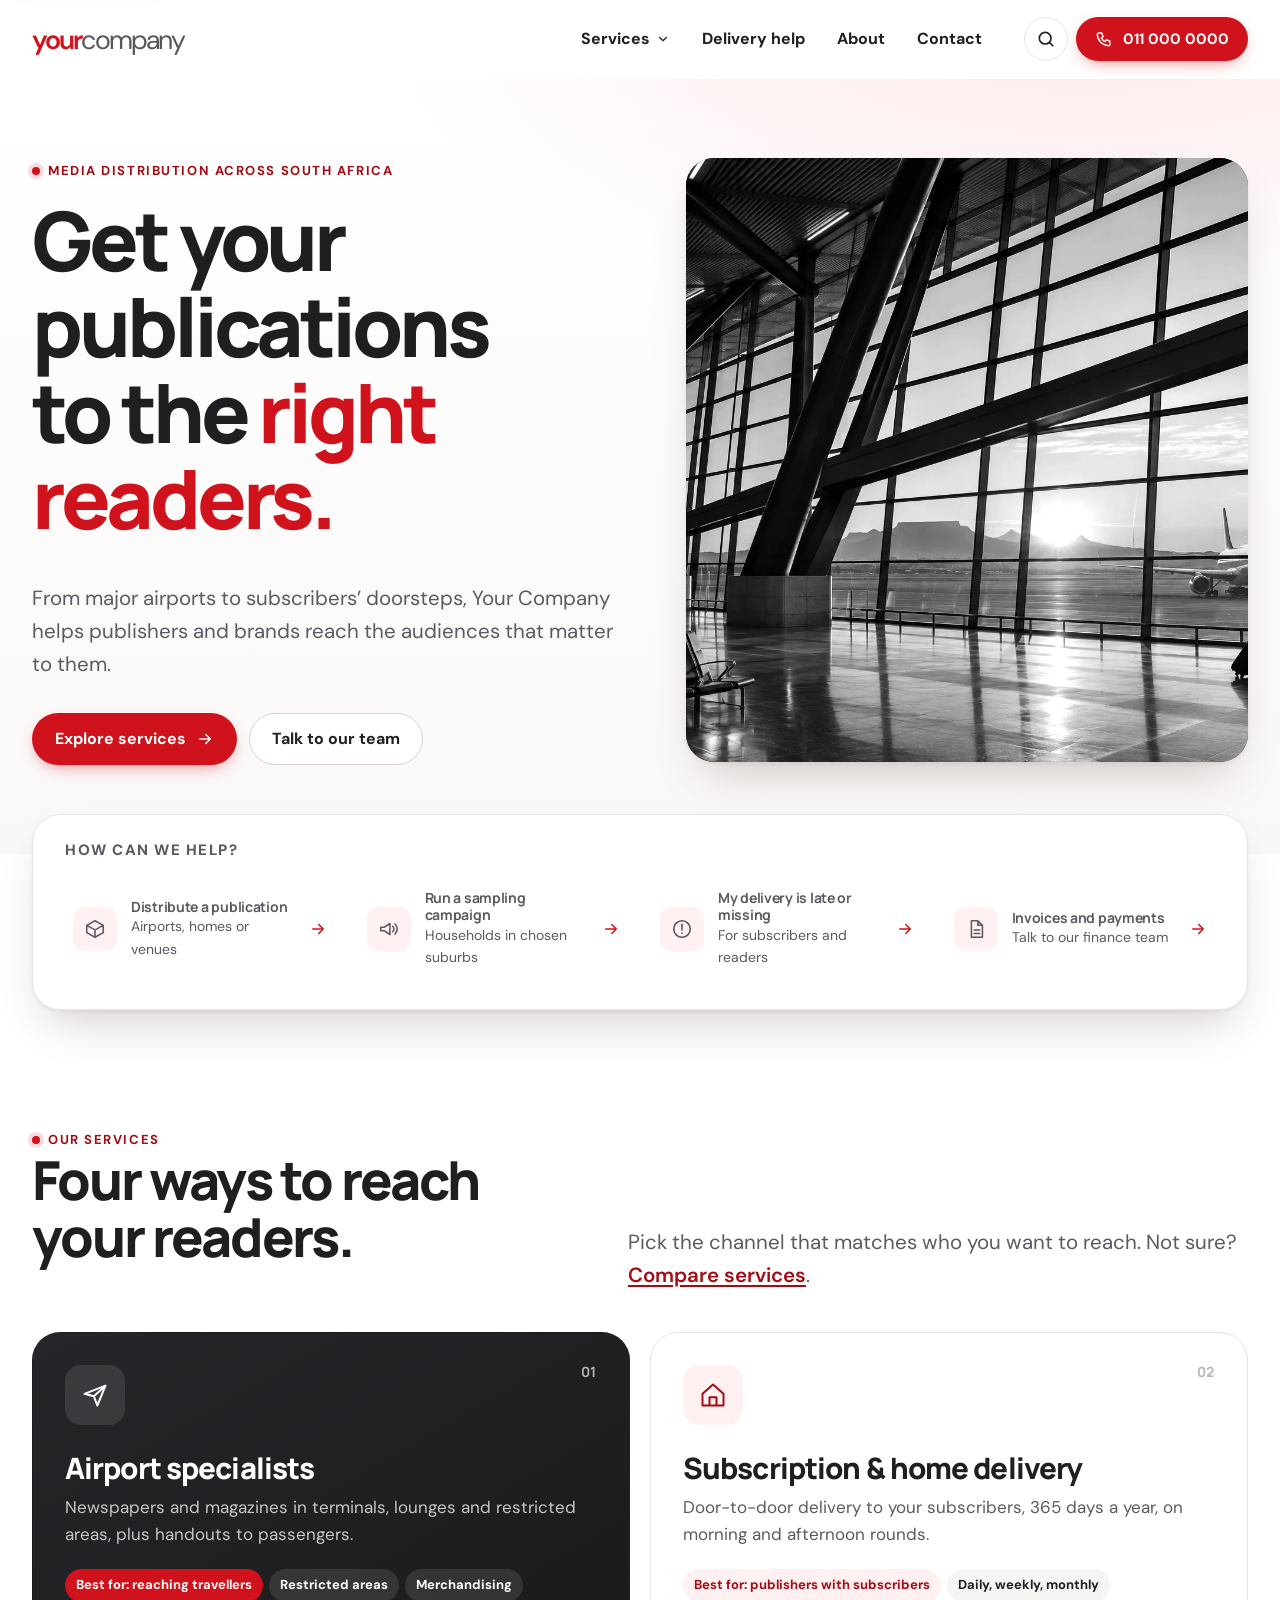
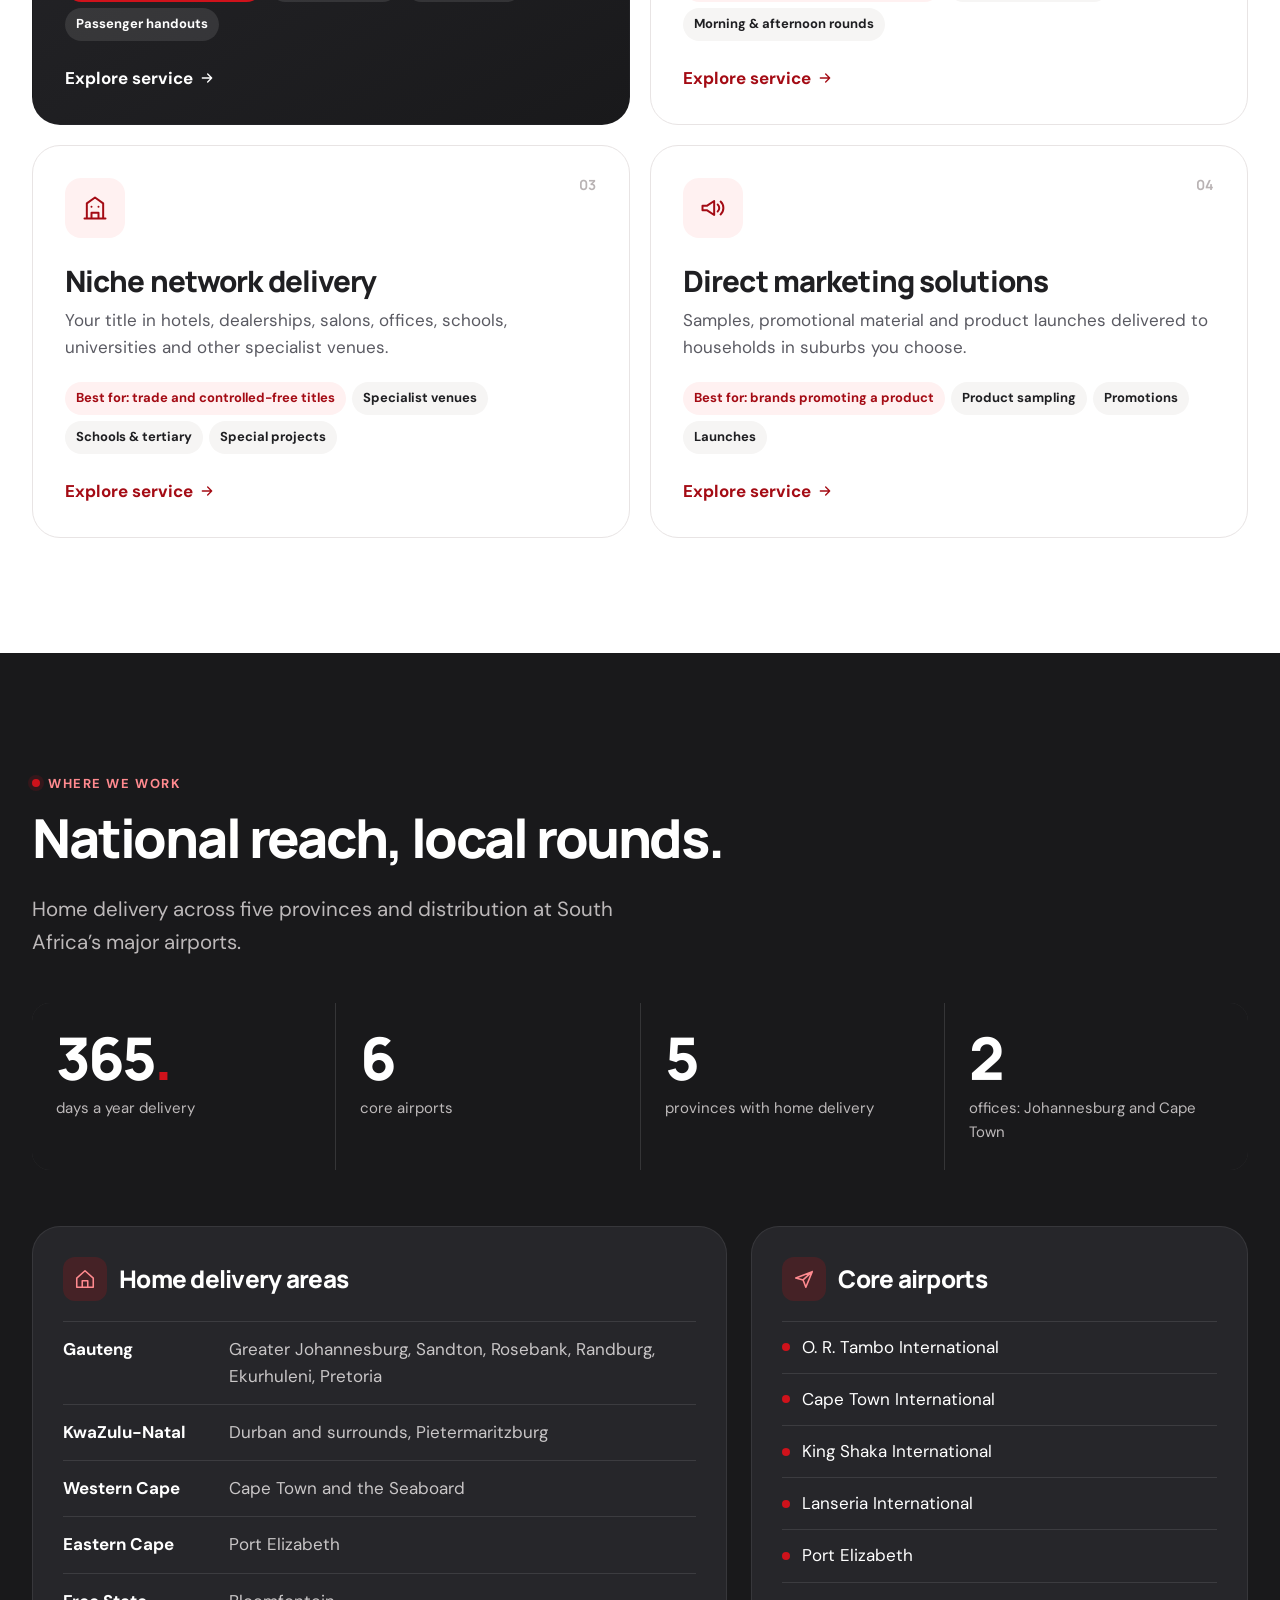
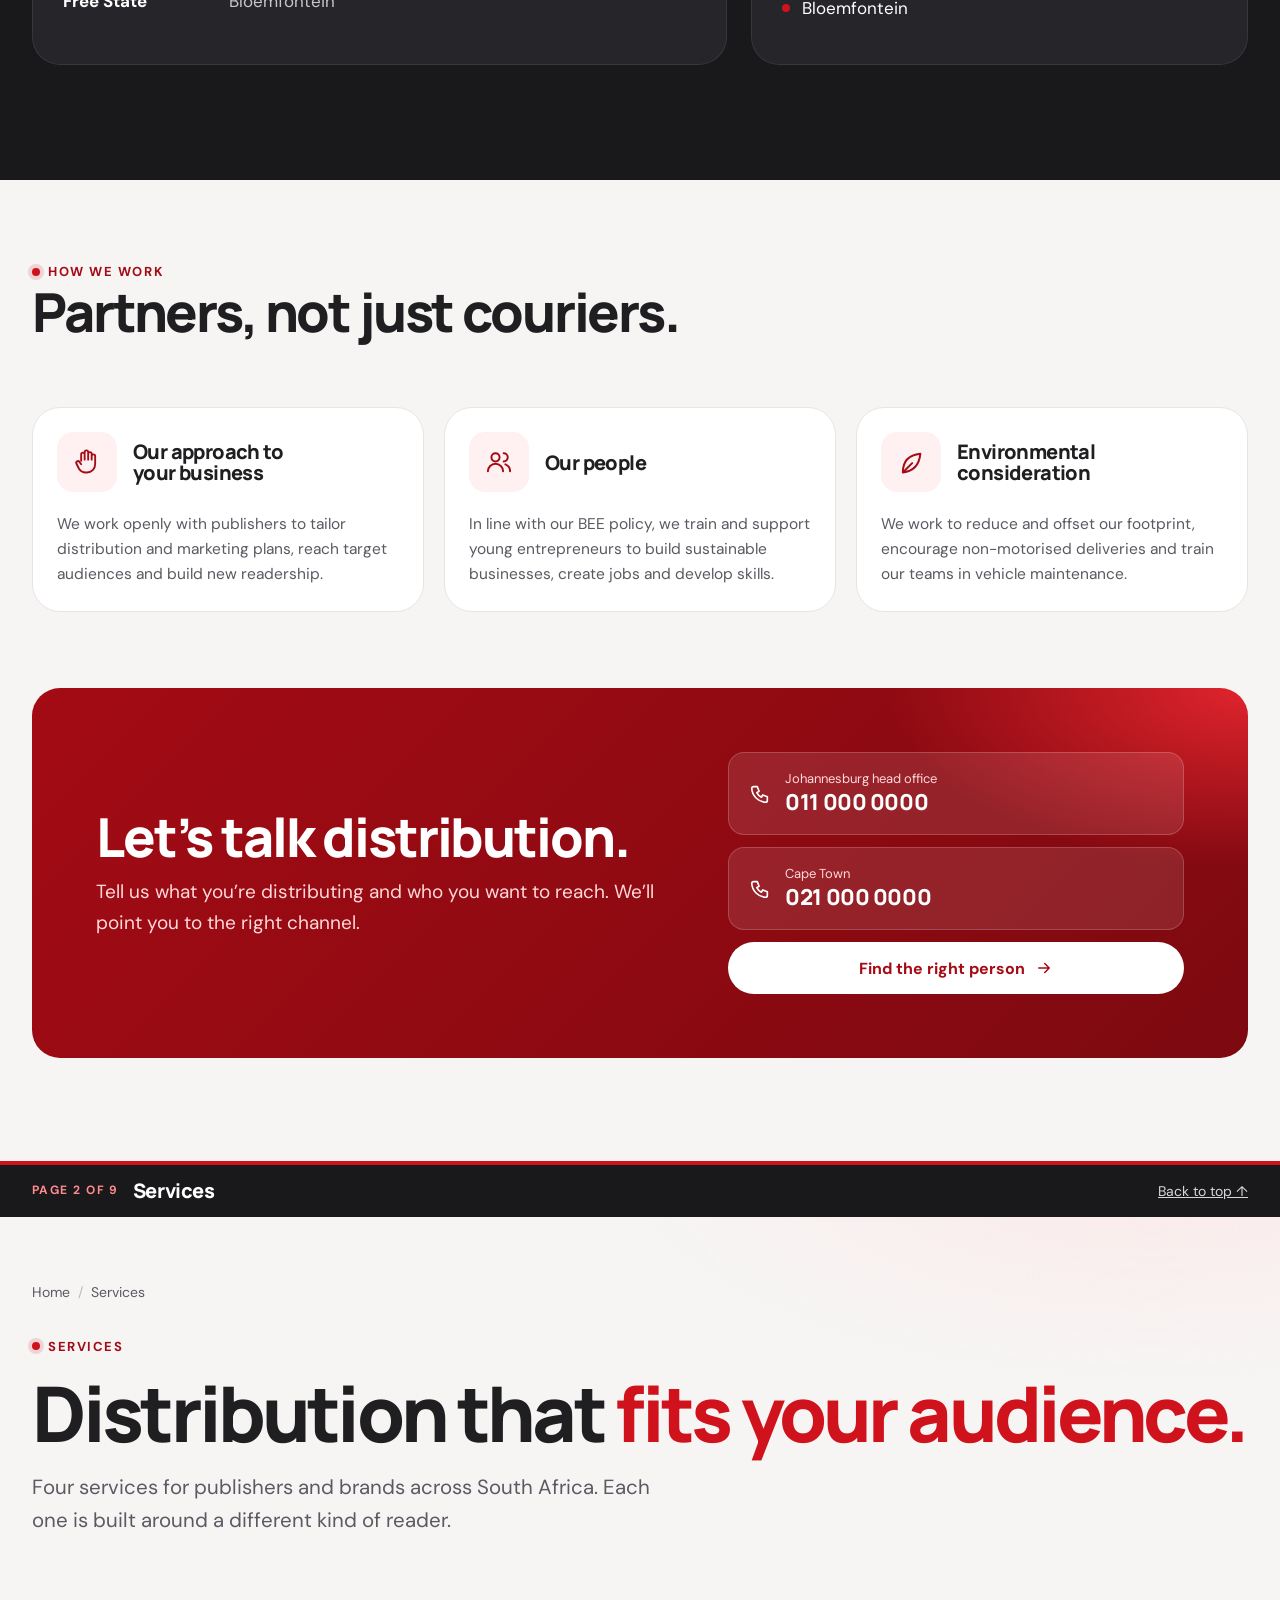
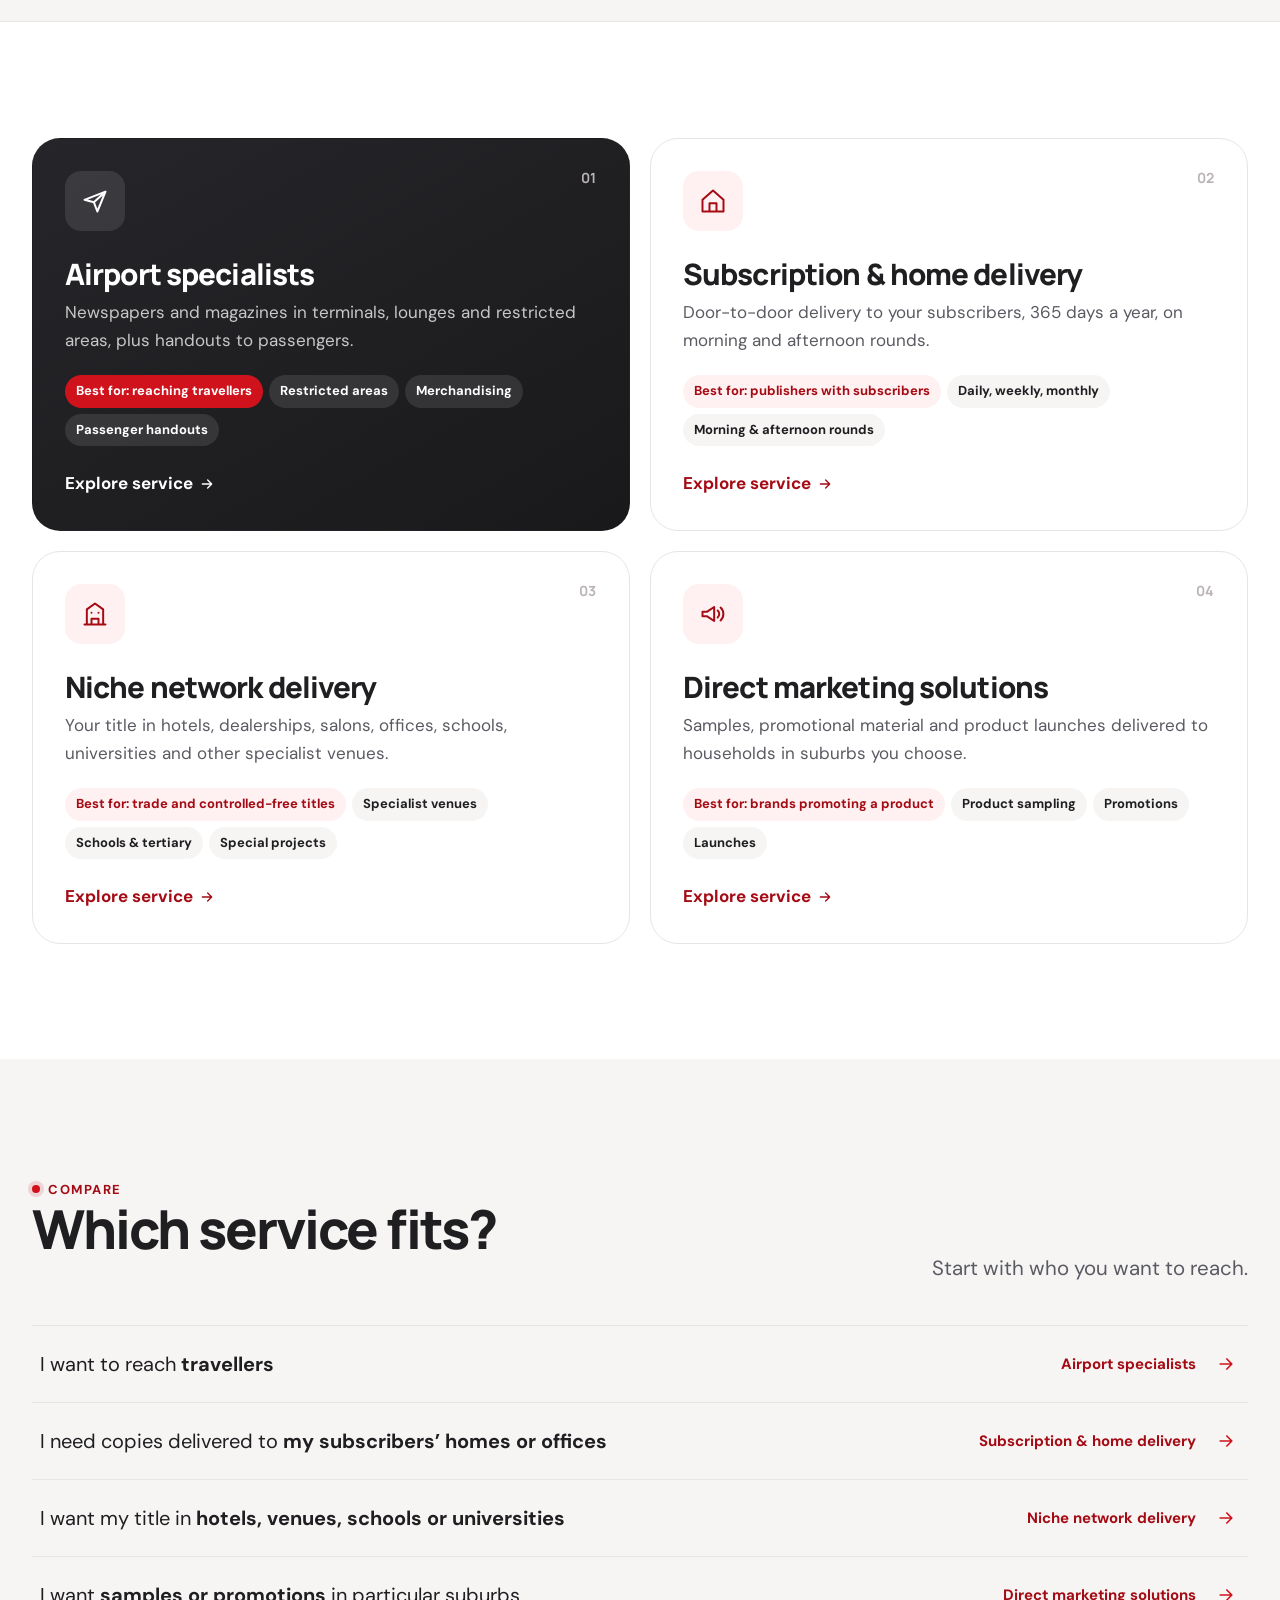
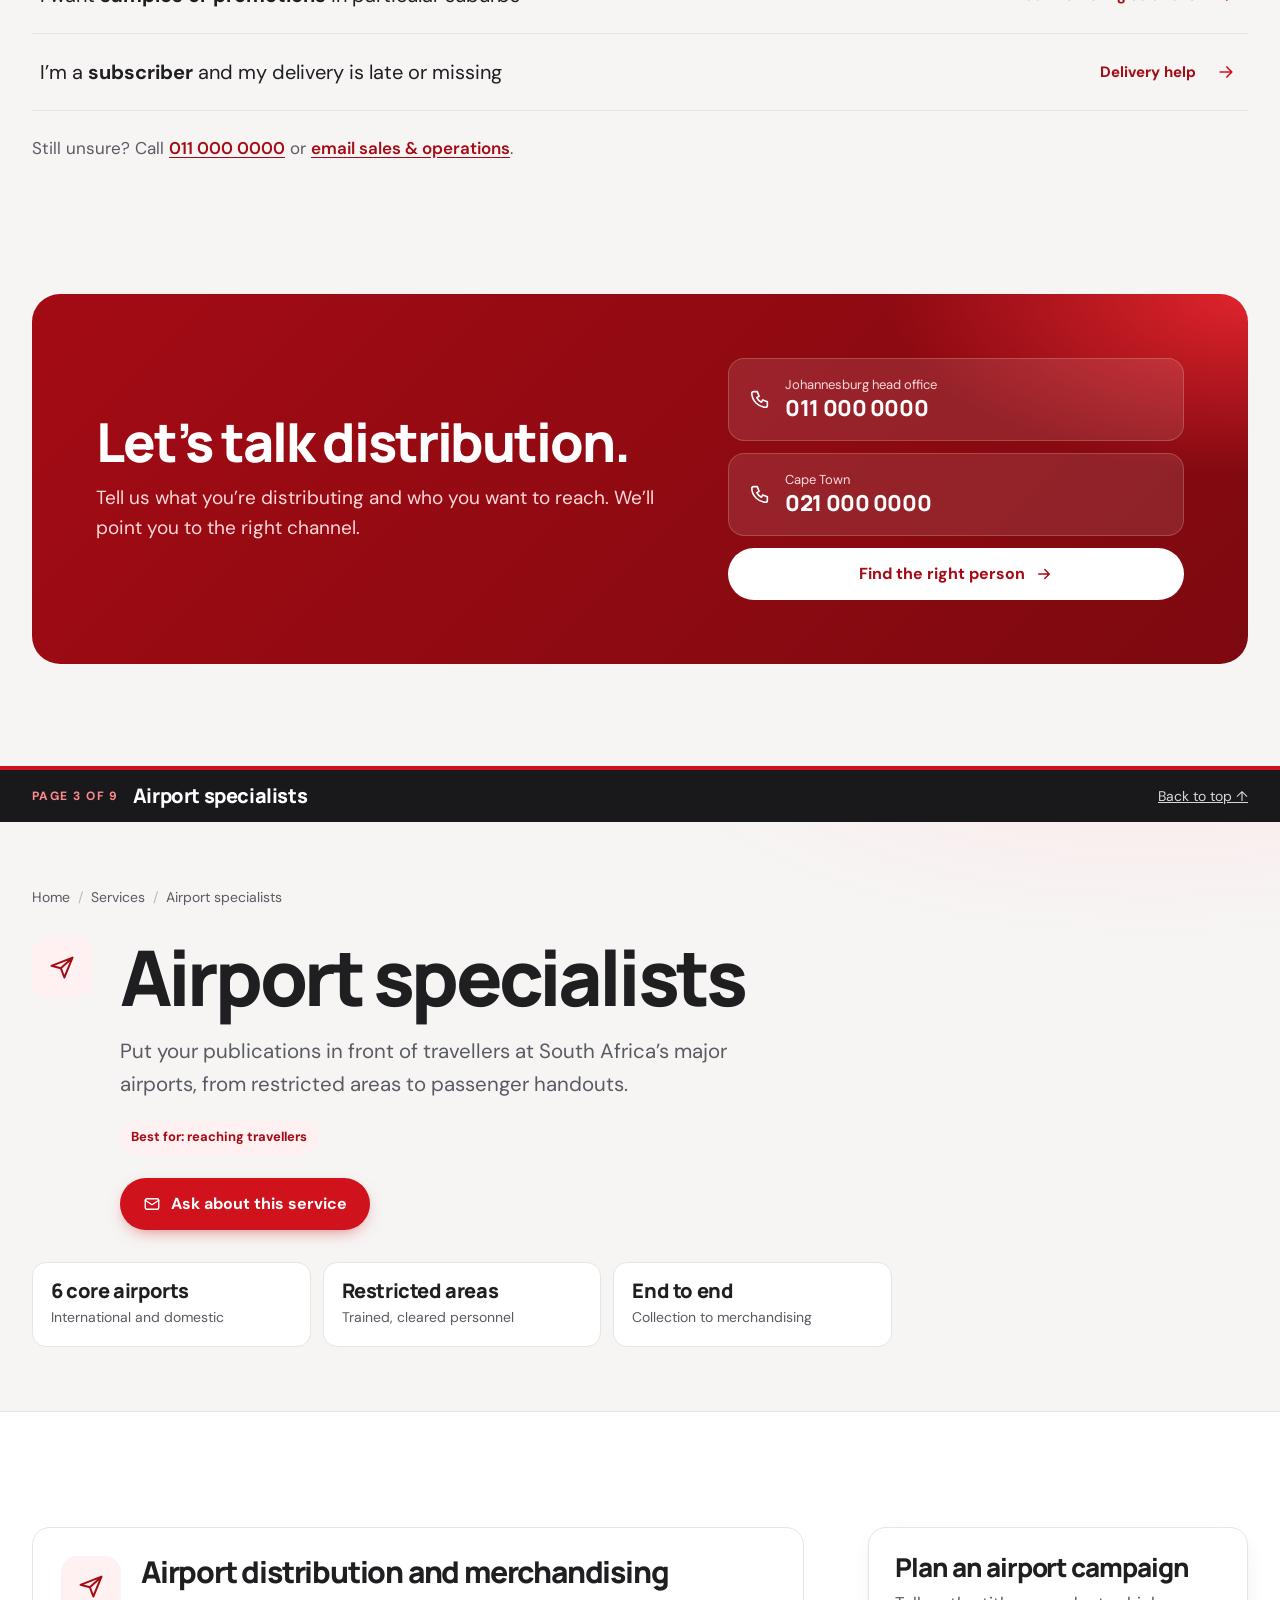
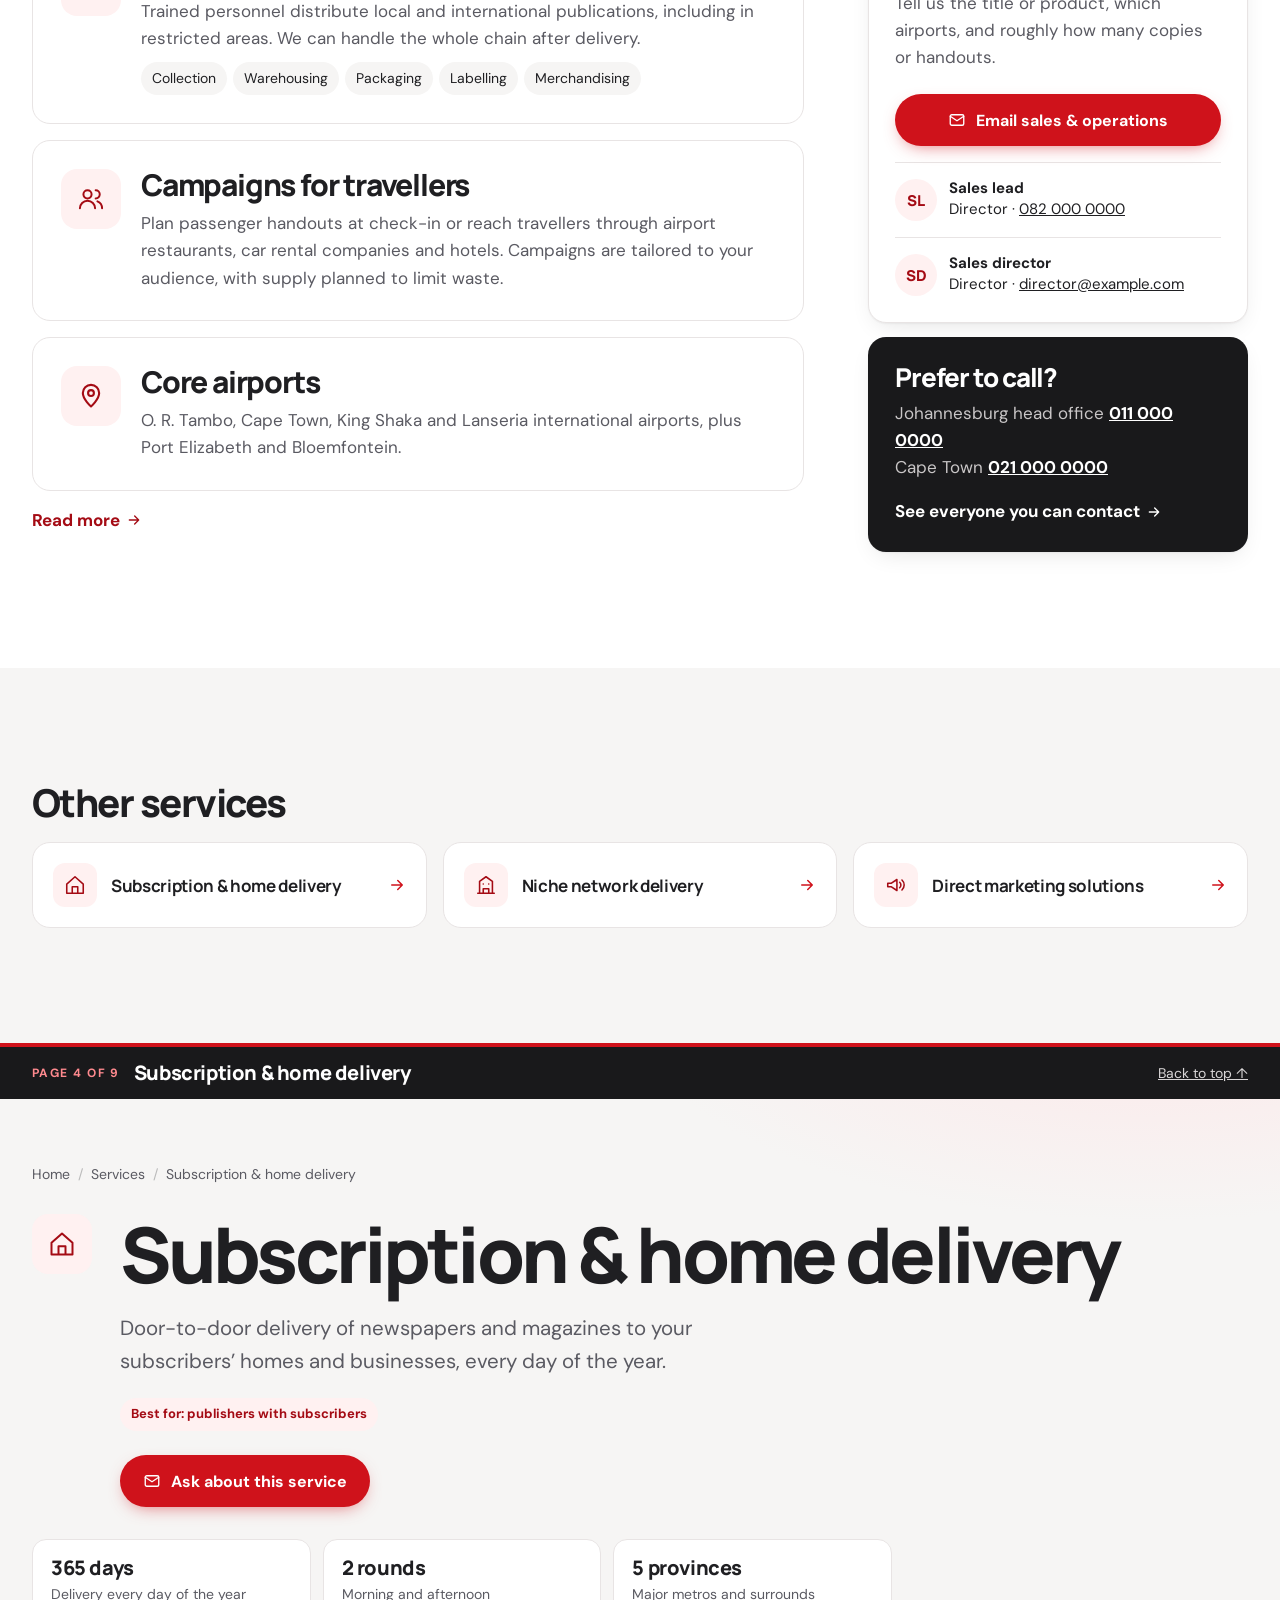
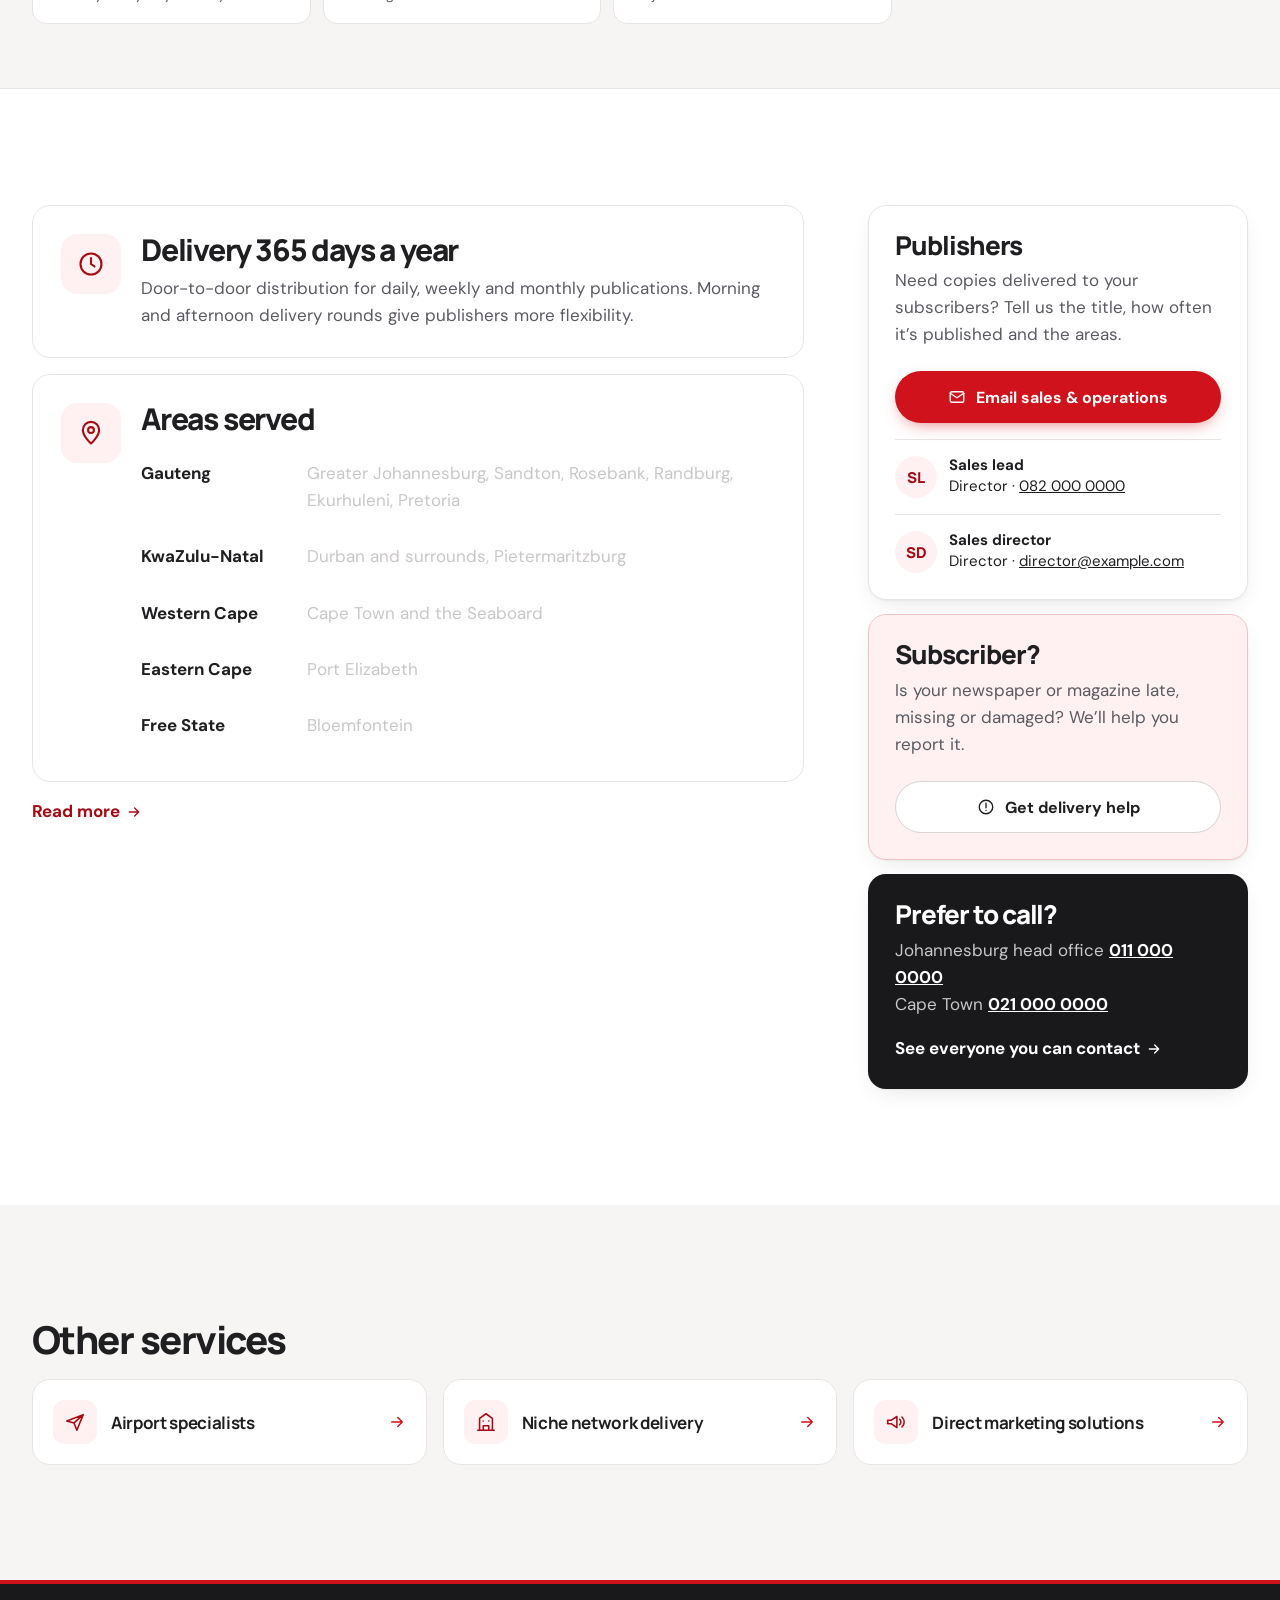
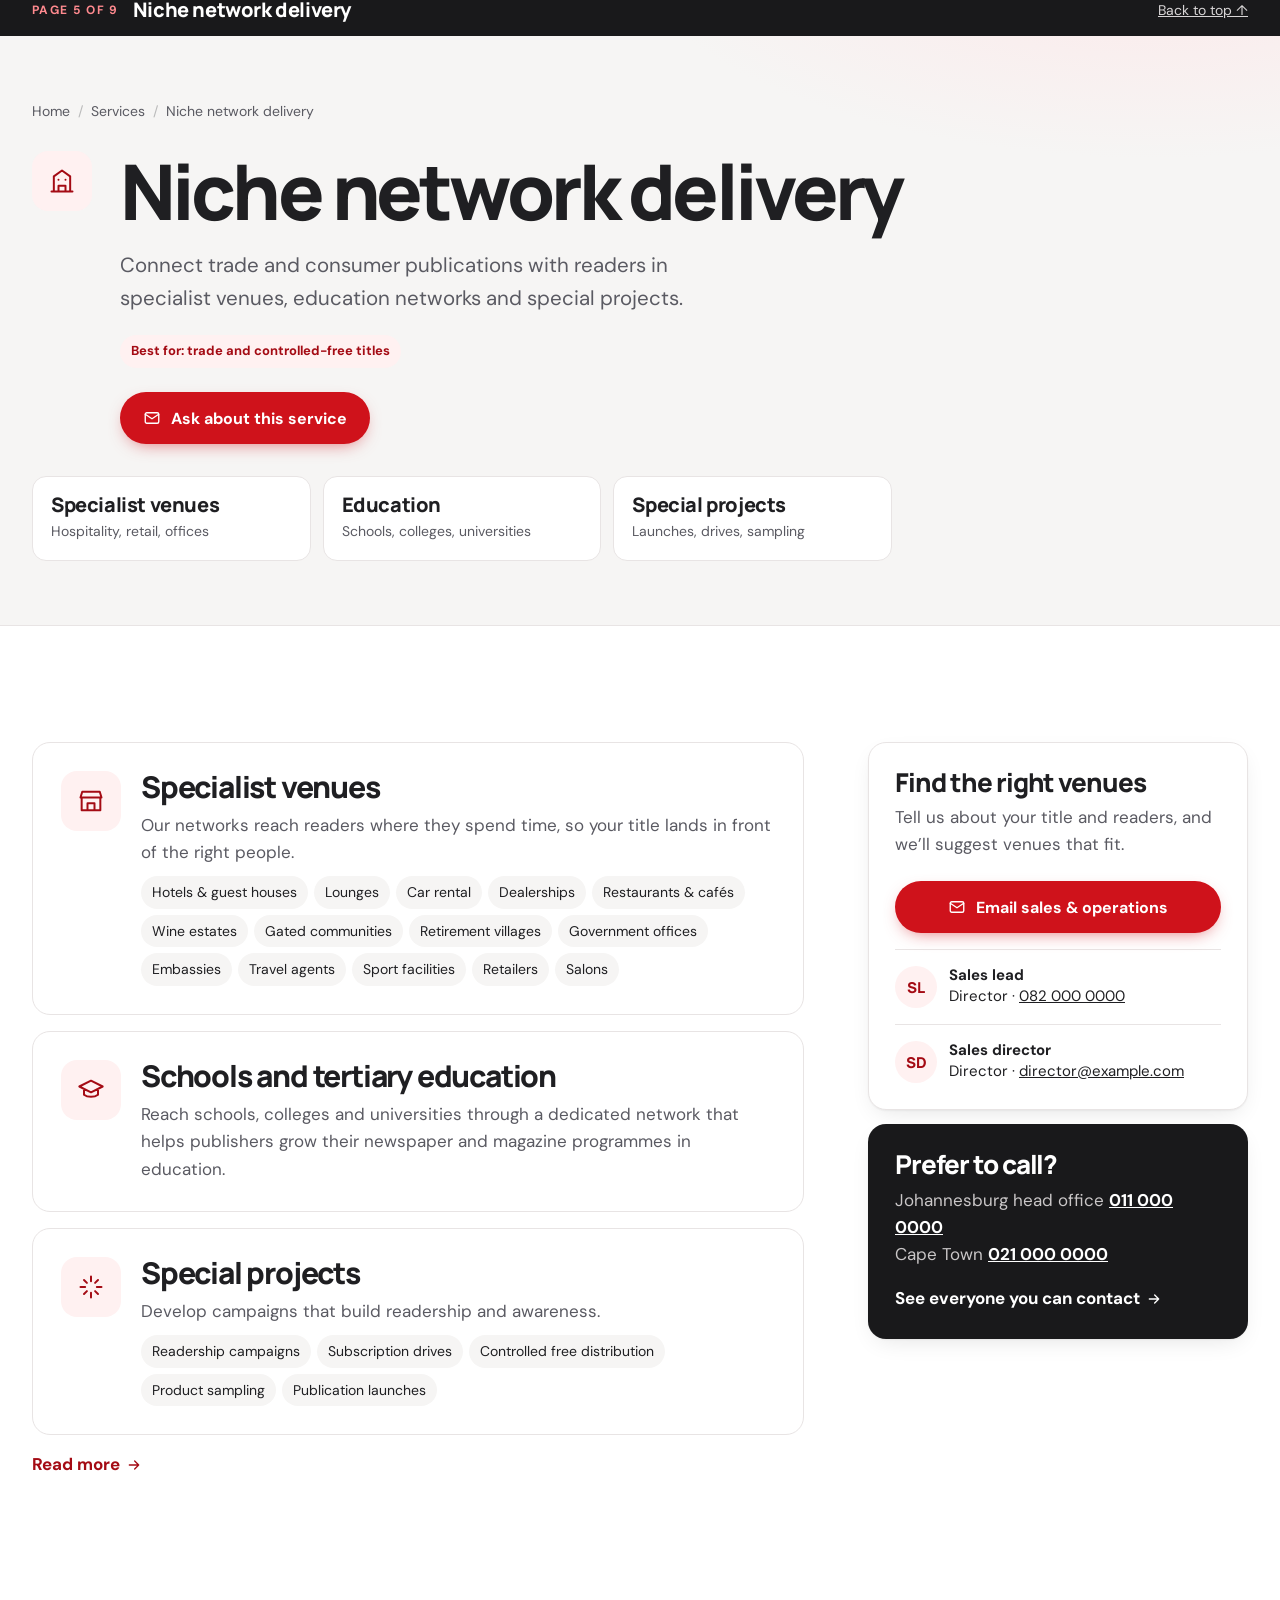
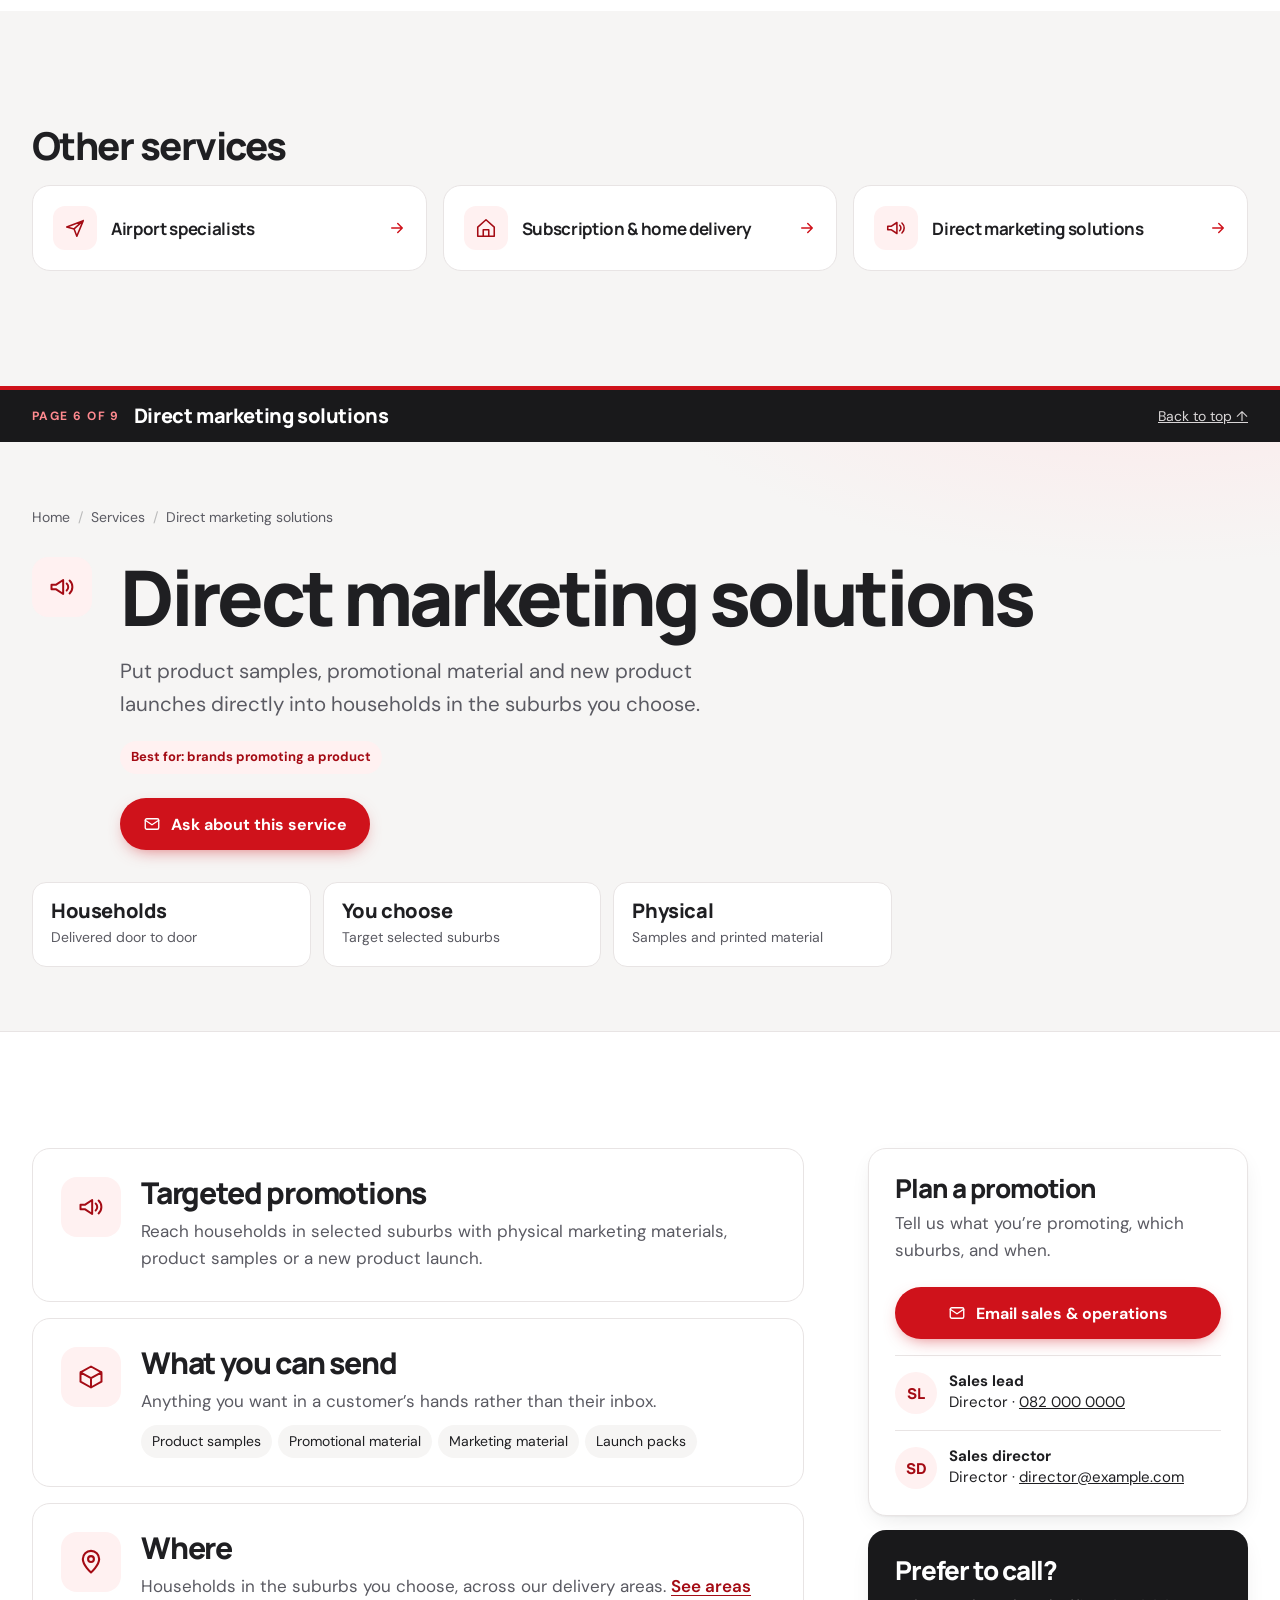
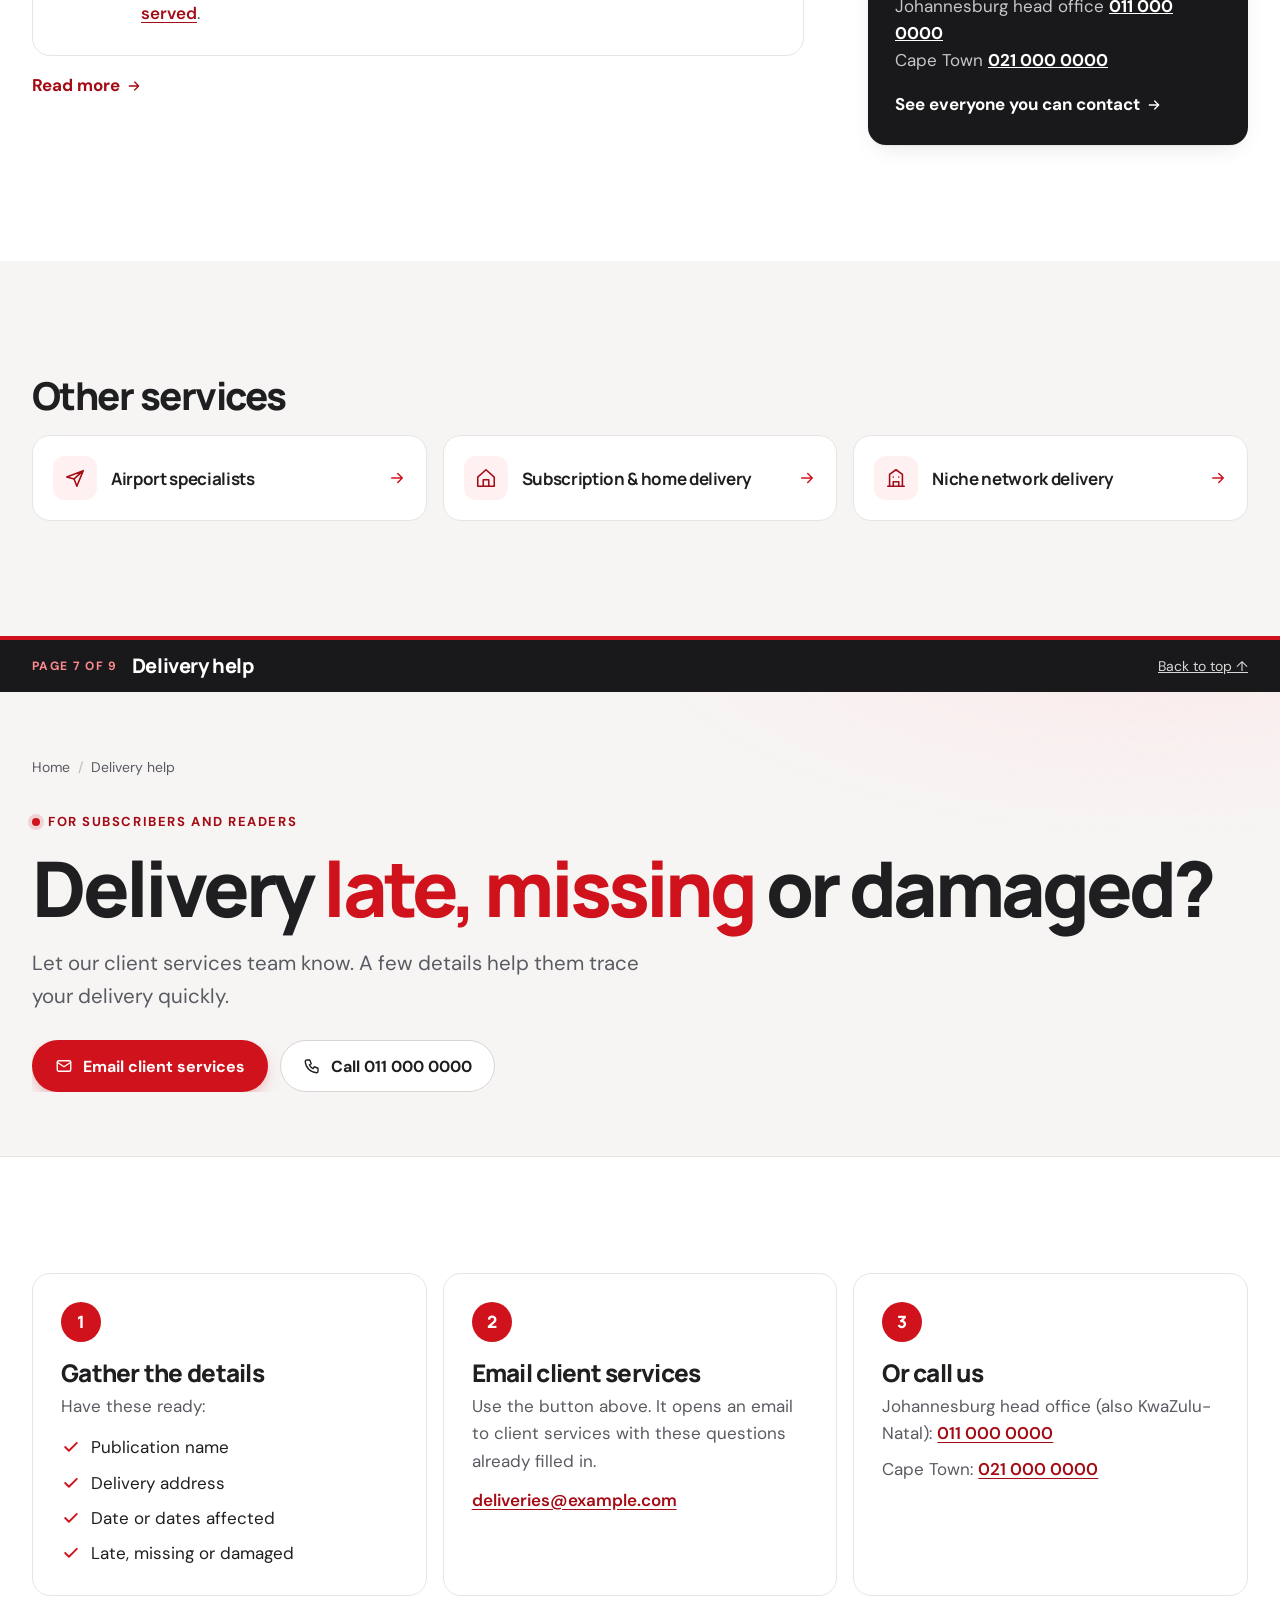
<file: preview/Your_Company_Website.html>
<!doctype html>
<html lang="en-ZA"><head><meta charset="utf-8"><meta name="viewport" content="width=device-width, initial-scale=1">
<title>Your Company | Publication distribution &amp; direct marketing in South Africa</title><meta name="description" content="Airport, subscription, niche network and direct marketing distribution for publishers and brands across South Africa. Offices in Johannesburg and Cape Town.">
<meta name="theme-color" content="#cf121b"><link rel="icon" href="[data-uri]" type="image/svg+xml"><link rel="apple-touch-icon" href="[data-uri]"><meta property="og:type" content="website"><meta property="og:site_name" content="Your Company">
<meta property="og:title" content="Your Company | Publication distribution &amp; direct marketing in South Africa"><meta property="og:description" content="Airport, subscription, niche network and direct marketing distribution for publishers and brands across South Africa. Offices in Johannesburg and Cape Town.">
<link rel="preconnect" href="https://fonts.googleapis.com"><link rel="preconnect" href="https://fonts.gstatic.com" crossorigin>
<link rel="stylesheet" href="https://fonts.googleapis.com/css2?family=DM+Sans:opsz,wght@9..40,400;9..40,500;9..40,700&amp;family=Manrope:wght@500;700;800&amp;display=swap"><script type="application/ld+json">{"@context": "https://schema.org", "@type": "Organization", "name": "Your Company", "url": "https://example.com/", "description": "Media distribution and direct marketing across South Africa.", "location": [{"@type": "Place", "name": "Johannesburg head office", "telephone": "+27 11 000 0000", "address": {"@type": "PostalAddress", "streetAddress": "Unit 1, Example Office Park", "addressLocality": "Johannesburg", "addressCountry": "ZA"}}, {"@type": "Place", "name": "Cape Town office", "telephone": "+27 21 000 0000", "address": {"@type": "PostalAddress", "streetAddress": "Unit 2, Example Business Park, Cape Town", "addressLocality": "Cape Town", "addressCountry": "ZA"}}], "contactPoint": [{"@type": "ContactPoint", "telephone": "+27 11 000 0000", "contactType": "customer service", "areaServed": "ZA"}]}</script>
<style>/* Brand palette kept from the existing site: red, white, charcoal */
:root{
  --red:#cf121b;--red-dark:#a40b14;--red-deep:#7d0910;
  --ink:#1f1f22;--char:#19191b;--char-2:#26262a;
  --muted:#5a5a62;--line:#e8e4e4;--soft:#f6f5f4;--pink:#fff1f1;
  --r-sm:10px;--r:18px;--r-lg:28px;
  --shadow:0 1px 2px rgba(20,10,10,.05),0 8px 24px -8px rgba(20,10,10,.12);
  --shadow-lg:0 2px 4px rgba(20,10,10,.05),0 24px 48px -16px rgba(60,10,10,.22);
  --ease:cubic-bezier(.2,.7,.2,1);
}
*{box-sizing:border-box}
html{scroll-behavior:smooth;scroll-padding-top:96px}
@media (prefers-reduced-motion:reduce){html{scroll-behavior:auto}*{transition:none!important;animation:none!important}}
body{margin:0;color:var(--ink);background:#fff;font:17px/1.6 "DM Sans",system-ui,Arial,sans-serif;-webkit-font-smoothing:antialiased;text-rendering:optimizeLegibility}
img{max-width:100%;display:block}
a{color:inherit}
a:focus-visible,button:focus-visible,summary:focus-visible,input:focus-visible,select:focus-visible,textarea:focus-visible{outline:3px solid var(--red);outline-offset:3px;border-radius:6px}
.wrap{width:min(1240px,calc(100% - 64px));margin-inline:auto}
.skip{position:absolute;left:12px;top:-60px;z-index:100;background:#fff;padding:10px 14px;border-radius:8px;box-shadow:var(--shadow)}
.skip:focus{top:12px}
h1,h2,h3,h4{font-family:Manrope,"DM Sans",system-ui,sans-serif;font-weight:800;letter-spacing:-.04em;line-height:1.05;margin:0 0 .5em;text-wrap:balance}
h1{font-size:clamp(44px,6.4vw,88px);letter-spacing:-.05em}
h2{font-size:clamp(32px,4.2vw,56px)}
h3{font-size:clamp(21px,1.9vw,26px);letter-spacing:-.03em}
h4{font-size:19px;letter-spacing:-.02em;margin-bottom:2px}
p{margin:0 0 1em}
em{font-style:normal;color:var(--red)}
.lead{font-size:clamp(18px,1.6vw,21px);color:var(--muted);max-width:620px}
.eyebrow{display:inline-flex;align-items:center;gap:8px;font:700 13px/1 "DM Sans",sans-serif;letter-spacing:.12em;text-transform:uppercase;color:var(--red-dark);margin:0 0 20px}
.eyebrow::before{content:"";width:8px;height:8px;border-radius:50%;background:var(--red);box-shadow:0 0 0 4px rgba(207,18,27,.15)}
.muted{color:var(--muted)}
.section{padding:clamp(64px,9vw,120px) 0}
.section-head{display:flex;align-items:end;justify-content:space-between;gap:32px;margin-bottom:40px}
.section-head p{margin:0}
.soft{background:var(--soft)}

/* Buttons */
.btn{--bg:var(--red);display:inline-flex;align-items:center;justify-content:center;gap:10px;min-height:52px;padding:12px 22px;border:1px solid transparent;border-radius:999px;background:var(--bg);color:#fff;font:700 16px/1.2 "DM Sans",sans-serif;text-decoration:none;cursor:pointer;transition:transform .2s var(--ease),background .2s,box-shadow .2s;box-shadow:0 6px 18px -8px rgba(207,18,27,.7)}
.btn:hover{background:var(--red-dark);transform:translateY(-1px)}
.btn svg{width:18px;height:18px;flex:none}
.btn-ghost{background:#fff;color:var(--ink);border-color:#d9d3d4;box-shadow:none}
.btn-ghost:hover{background:var(--pink);color:var(--red-dark);border-color:#e8b8bb}
.btn-white{background:#fff;color:var(--red-dark);box-shadow:none}
.btn-white:hover{background:var(--pink)}
.btn-sm{min-height:44px;padding:9px 18px;font-size:15px}
.link{display:inline-flex;align-items:center;gap:6px;color:var(--red-dark);font-weight:700;text-decoration:none;background:linear-gradient(currentColor,currentColor) 0 100%/0 2px no-repeat;transition:background-size .25s var(--ease)}
.link:hover{background-size:100% 2px}
.link svg{width:16px;height:16px;transition:transform .2s var(--ease)}
.link:hover svg{transform:translateX(3px)}
.ul{color:var(--red-dark);text-underline-offset:3px;font-weight:600}

/* Header */
.hdr{position:sticky;top:0;z-index:50;background:rgba(255,255,255,.86);backdrop-filter:saturate(1.6) blur(14px);-webkit-backdrop-filter:saturate(1.6) blur(14px);border-bottom:1px solid transparent;transition:border-color .2s,box-shadow .2s}
.hdr.scrolled{border-color:var(--line);box-shadow:0 6px 20px -14px rgba(0,0,0,.25)}
.hdr-in{display:flex;align-items:center;gap:28px;min-height:78px}
.brand{display:grid;align-items:center;text-decoration:none;font:400 27px/1 "DM Sans",sans-serif;letter-spacing:-.07em;color:#56565d;flex:none}
.brand>*{grid-area:1/1}
.brand b{color:var(--red);font-weight:600}
.brand img{width:200px;background:#fff}
.brand img[hidden]{display:none}
.mainnav{margin-left:auto}
.mainnav>ul{display:flex;align-items:center;gap:4px;list-style:none;margin:0;padding:0}
.mainnav>ul>li>a{display:inline-flex;align-items:center;gap:6px;padding:10px 14px;border-radius:999px;font-weight:700;font-size:16px;text-decoration:none;transition:background .15s,color .15s}
.mainnav>ul>li>a:hover,.mainnav>ul>li:focus-within>a{background:var(--soft)}
.mainnav a[aria-current="page"]{color:var(--red-dark);background:var(--pink)}
.mainnav .chev{width:14px;height:14px;transition:transform .2s}
.has-menu{position:relative}
.mega{position:absolute;left:50%;top:calc(100% + 10px);width:640px;translate:-50% 0;background:#fff;border:1px solid var(--line);border-radius:var(--r);box-shadow:var(--shadow-lg);padding:12px;opacity:0;visibility:hidden;transform:translateY(-6px);transition:opacity .18s,transform .18s var(--ease),visibility .18s}
.mega::before{content:"";position:absolute;inset:-12px 0 auto;height:12px}
.has-menu:hover .mega,.has-menu:focus-within .mega{opacity:1;visibility:visible;transform:none}
.has-menu:hover .chev,.has-menu:focus-within .chev{transform:rotate(180deg)}
.mega-grid{display:grid;grid-template-columns:1fr 1fr;gap:4px}
.mega-grid a{display:grid;grid-template-columns:44px 1fr;gap:12px;padding:12px;border-radius:12px;text-decoration:none}
.mega-grid a:hover{background:var(--soft)}
.mega-grid strong{display:block;font-family:Manrope,sans-serif;letter-spacing:-.02em}
.mega-grid span{font-size:14px;color:var(--muted);line-height:1.4}
.mega-foot{display:flex;justify-content:space-between;align-items:center;margin-top:6px;padding:12px 14px;border-radius:12px;background:var(--soft);font-size:15px}
.hdr-actions{display:flex;align-items:center;gap:8px}
.iconbtn{display:grid;place-items:center;width:44px;height:44px;border-radius:50%;border:1px solid var(--line);background:#fff;color:var(--ink);cursor:pointer;text-decoration:none}
.iconbtn:hover{background:var(--soft)}
.iconbtn svg{width:20px;height:20px}
.menu-btn{display:none}

/* Icon tile */
.ico{display:grid;place-items:center;width:44px;height:44px;border-radius:12px;background:var(--pink);color:var(--red-dark);flex:none}
.ico svg{width:22px;height:22px}
.ico-lg{width:60px;height:60px;border-radius:16px}
.ico-lg svg{width:28px;height:28px}

/* Hero */
.hero{position:relative;overflow:hidden;padding:clamp(40px,6vw,80px) 0 clamp(56px,7vw,96px);background:radial-gradient(1200px 500px at 85% -10%,#fde7e8 0%,transparent 60%),linear-gradient(180deg,#fff 0%,#faf8f7 100%)}
.hero-grid{display:grid;grid-template-columns:1.05fr 1fr;gap:clamp(32px,5vw,72px);align-items:center}
.hero .actions{display:flex;flex-wrap:wrap;gap:12px;margin:32px 0 28px}
.trust{display:flex;flex-wrap:wrap;gap:8px 22px;padding:0;margin:0;list-style:none;color:var(--muted);font-size:15px}
.trust li{display:flex;align-items:center;gap:8px}
.trust svg{width:18px;height:18px;color:var(--red)}
.hero-media{position:relative}
.hero-media figure{margin:0;border-radius:var(--r-lg);overflow:hidden;aspect-ratio:4/4.3;box-shadow:var(--shadow-lg);background:#333}
.hero-media img{width:100%;height:100%;object-fit:cover;object-position:62% center}
.float{position:absolute;display:flex;align-items:center;gap:12px;padding:14px 18px;background:rgba(255,255,255,.94);backdrop-filter:blur(8px);border-radius:16px;box-shadow:var(--shadow-lg);font-size:14px;line-height:1.3}
.float strong{display:block;font:800 22px/1 Manrope,sans-serif;letter-spacing:-.03em}
.float-a{left:-28px;bottom:48px}
.float-b{right:-20px;top:40px}

/* Quick paths */
.paths{margin-top:-40px;position:relative;z-index:2}
.paths-card{background:#fff;border:1px solid var(--line);border-radius:var(--r-lg);box-shadow:var(--shadow-lg);padding:24px}
.paths-card h2{font-size:15px;font-family:"DM Sans",sans-serif;letter-spacing:.1em;text-transform:uppercase;color:var(--muted);margin:4px 8px 14px}
.paths-grid{display:grid;grid-template-columns:repeat(4,1fr);gap:8px}
.path{display:flex;gap:14px;align-items:center;padding:16px;border-radius:14px;text-decoration:none;transition:background .15s}
.path:hover{background:var(--soft)}
.path strong{display:block;font-family:Manrope,sans-serif;letter-spacing:-.02em;line-height:1.25}
.path span{font-size:14px;color:var(--muted)}
.path .arrow{margin-left:auto;color:var(--red);width:18px;height:18px;flex:none;transition:transform .2s}
.path:hover .arrow{transform:translateX(3px)}

/* Service cards */
.svc-grid{display:grid;grid-template-columns:repeat(2,1fr);gap:20px}
.svc{position:relative;display:flex;flex-direction:column;padding:32px;border-radius:var(--r-lg);background:#fff;border:1px solid var(--line);text-decoration:none;overflow:hidden;transition:transform .25s var(--ease),box-shadow .25s,border-color .25s}
.svc::after{content:"";position:absolute;inset:auto 0 0 0;height:4px;background:var(--red);transform:scaleX(0);transform-origin:left;transition:transform .35s var(--ease)}
.svc:hover{transform:translateY(-4px);box-shadow:var(--shadow-lg);border-color:transparent}
.svc:hover::after{transform:scaleX(1)}
.svc-top{display:flex;justify-content:space-between;align-items:start;margin-bottom:28px}
.svc-num{font:700 14px/1 Manrope,sans-serif;color:#b9b3b4;letter-spacing:.05em}
.svc h3{font-size:clamp(24px,2.3vw,32px);margin-bottom:10px}
.svc p{color:var(--muted)}
.chips{display:flex;flex-wrap:wrap;gap:6px;margin:4px 0 24px;padding:0;list-style:none}
.chips li{font-size:13px;font-weight:700;padding:6px 11px;border-radius:999px;background:var(--soft);color:var(--ink)}
.chips li.best{background:var(--pink);color:var(--red-dark)}
.svc .link{margin-top:auto}
.svc-feature{background:linear-gradient(150deg,var(--char-2),var(--char));color:#fff;border-color:transparent}
.svc-feature p{color:#c9c6c7}
.svc-feature .chips li{background:rgba(255,255,255,.1);color:#fff}
.svc-feature .chips li.best{background:var(--red);color:#fff}
.svc-feature .ico{background:rgba(255,255,255,.1);color:#fff}
.svc-feature .link{color:#fff}

/* Coverage (dark) */
.dark{background:var(--char);color:#fff}
.dark .lead,.dark .muted{color:#bdb9ba}
.dark .eyebrow{color:#ff8a8f}
.stats{display:grid;grid-template-columns:repeat(4,1fr);gap:1px;background:rgba(255,255,255,.12);border-radius:var(--r);overflow:hidden;margin:44px 0 56px}
.stat{background:var(--char);padding:26px 24px}
.stat strong{display:block;font:800 clamp(40px,4.6vw,60px)/1 Manrope,sans-serif;letter-spacing:-.05em;margin-bottom:8px}
.stat strong span{color:var(--red)}
.stat p{margin:0;color:#bdb9ba;font-size:15px}
.cover-grid{display:grid;grid-template-columns:1.4fr 1fr;gap:24px}
.panel{background:var(--char-2);border:1px solid rgba(255,255,255,.08);border-radius:var(--r-lg);padding:30px}
.panel h3{display:flex;align-items:center;gap:12px;margin-bottom:20px}
.panel .ico{background:rgba(207,18,27,.18);color:#ff8a8f}
.regions{display:grid;gap:0;margin:0}
.regions div{display:grid;grid-template-columns:150px 1fr;gap:16px;padding:14px 0;border-top:1px solid rgba(255,255,255,.1)}
.regions dt{font-weight:700}
.regions dd{margin:0;color:#c9c6c7}
.airports{list-style:none;margin:0;padding:0}
.airports li{display:flex;align-items:center;gap:12px;padding:12px 0;border-top:1px solid rgba(255,255,255,.1)}
.airports li::before{content:"";width:8px;height:8px;border-radius:50%;background:var(--red);flex:none}

/* Values */
.values{display:grid;grid-template-columns:repeat(3,1fr);gap:20px}
.value{padding:30px;border-radius:var(--r-lg);background:#fff;border:1px solid var(--line)}
.value .ico{margin-bottom:22px}
.value p{color:var(--muted);margin:0}

/* CTA band */
.cta{padding:0 0 clamp(64px,8vw,110px)}
.cta-box{position:relative;overflow:hidden;display:grid;grid-template-columns:1.3fr 1fr;gap:40px;align-items:center;padding:clamp(36px,5vw,64px);border-radius:var(--r-lg);background:radial-gradient(600px 300px at 100% 0%,#e0242d 0%,transparent 60%),linear-gradient(135deg,var(--red-dark),var(--red-deep));color:#fff}
.cta-box h2{margin-bottom:12px}
.cta-box p{color:#ffd9db;margin:0;font-size:19px}
.cta-actions{display:flex;flex-direction:column;gap:12px;align-items:stretch}
.cta-phone{display:flex;gap:14px;align-items:center;padding:16px 20px;border-radius:16px;background:rgba(255,255,255,.1);border:1px solid rgba(255,255,255,.18);color:#fff;text-decoration:none}
.cta-phone:hover{background:rgba(255,255,255,.16)}
.cta-phone small{display:block;color:#ffd9db;font-size:13px}
.cta-phone strong{font:800 22px/1.1 Manrope,sans-serif;letter-spacing:-.02em}
.cta-phone svg{width:22px;height:22px}

/* Page hero (inner pages) */
.phero{padding:clamp(36px,5vw,64px) 0 clamp(40px,5vw,64px);background:radial-gradient(900px 400px at 90% -20%,#fde7e8 0%,transparent 60%),var(--soft);border-bottom:1px solid var(--line)}
.crumbs{display:flex;flex-wrap:wrap;gap:8px;list-style:none;padding:0;margin:0 0 28px;font-size:14px;color:var(--muted)}
.crumbs li+li::before{content:"/";margin-right:8px;color:#bbb}
.crumbs a{text-decoration:none}
.crumbs a:hover{color:var(--red-dark);text-decoration:underline}
.phero h1{font-size:clamp(42px,6vw,80px);margin-bottom:18px}
.phero-svc{display:grid;grid-template-columns:auto 1fr;gap:28px;align-items:start}
.facts{display:grid;grid-template-columns:repeat(3,1fr);gap:12px;margin-top:32px;max-width:860px}
.fact{background:#fff;border:1px solid var(--line);border-radius:14px;padding:16px 18px}
.fact strong{display:block;font:800 20px/1.2 Manrope,sans-serif;letter-spacing:-.02em}
.fact span{font-size:14px;color:var(--muted)}

/* Service detail */
.detail{display:grid;grid-template-columns:1fr 380px;gap:clamp(32px,5vw,72px);align-items:start}
.blocks{display:grid;gap:16px}
.block{display:grid;grid-template-columns:auto 1fr;gap:20px;padding:28px;border:1px solid var(--line);border-radius:var(--r);background:#fff}
.block h2{font-size:clamp(24px,2.4vw,30px);margin-bottom:10px}
.block p{color:var(--muted);margin:0}
.block ul{margin:10px 0 0;padding:0;list-style:none;display:flex;flex-wrap:wrap;gap:6px}
.block ul li{font-size:14px;padding:5px 11px;border-radius:999px;background:var(--soft)}
.aside{position:sticky;top:100px;display:grid;gap:14px}
.card{background:#fff;border:1px solid var(--line);border-radius:var(--r);padding:26px;box-shadow:var(--shadow)}
.card h2{font-size:26px;margin-bottom:8px}
.card p{color:var(--muted)}
.card .btn{width:100%;margin-top:6px}
.card-dark{background:var(--char);color:#fff;border-color:transparent}
.card-dark p{color:#c9c6c7}
.mini{display:flex;gap:12px;align-items:center;margin-top:16px;padding-top:16px;border-top:1px solid var(--line);font-size:15px}
.card-dark .mini{border-color:rgba(255,255,255,.12)}
.avatar{display:grid;place-items:center;width:42px;height:42px;border-radius:50%;background:var(--pink);color:var(--red-dark);font:800 15px/1 Manrope,sans-serif;flex:none}
.card-dark .avatar{background:rgba(255,255,255,.1);color:#fff}
.mini strong{display:block;line-height:1.2}
.mini a{color:inherit}
.others{display:grid;grid-template-columns:repeat(3,1fr);gap:16px}
.other{display:flex;gap:14px;align-items:center;padding:20px;border:1px solid var(--line);border-radius:var(--r);text-decoration:none;background:#fff;transition:box-shadow .2s,transform .2s var(--ease)}
.other:hover{box-shadow:var(--shadow);transform:translateY(-2px)}
.other strong{font-family:Manrope,sans-serif;letter-spacing:-.02em}
.other .arrow{margin-left:auto;width:18px;height:18px;color:var(--red)}

/* Fit table */
.fit{list-style:none;padding:0;margin:0;border-top:1px solid var(--line)}
.fit li{border-bottom:1px solid var(--line)}
.fit a{display:grid;grid-template-columns:1fr auto 24px;gap:20px;align-items:center;padding:22px 8px;text-decoration:none;font-size:clamp(17px,1.6vw,20px);transition:background .15s,padding .2s var(--ease)}
.fit a:hover{background:#fff;padding-left:18px}
.fit b{color:var(--ink)}
.fit .to{font-weight:700;color:var(--red-dark);font-size:15px}
.fit svg{color:var(--red);width:20px;height:20px}

/* Contact */
.need-tiles{display:grid;grid-template-columns:repeat(4,1fr);gap:12px;margin-top:36px}
.need-tile{display:flex;flex-direction:column;gap:14px;padding:20px;border-radius:var(--r);background:#fff;border:1px solid var(--line);text-decoration:none;transition:transform .2s var(--ease),box-shadow .2s}
.need-tile:hover{transform:translateY(-3px);box-shadow:var(--shadow-lg)}
.need-tile strong{font-family:Manrope,sans-serif;letter-spacing:-.02em;font-size:18px;line-height:1.25}
.need-tile span{font-size:14px;color:var(--muted);margin-top:auto}
.needs{display:grid;grid-template-columns:repeat(2,1fr);gap:20px}
.need{padding:30px;border-radius:var(--r-lg);border:1px solid var(--line);background:#fff;scroll-margin-top:100px;transition:box-shadow .3s,border-color .3s}
.need:target{border-color:var(--red);box-shadow:0 0 0 4px var(--pink)}
.need-head{display:flex;gap:16px;align-items:start;margin-bottom:6px}
.need-tag{font-size:12px;font-weight:700;letter-spacing:.12em;text-transform:uppercase;color:var(--red-dark);margin:0 0 6px}
.need h3{margin-bottom:6px}
.need-head p{color:var(--muted);margin:0}
.person{display:grid;grid-template-columns:auto 1fr;gap:14px;padding:18px 0 0;margin-top:18px;border-top:1px solid var(--line)}
.person p{margin:0 0 10px;color:var(--muted);font-size:15px}
.person-links{display:flex;flex-wrap:wrap;gap:8px 16px;align-items:center;font-size:15px}
.person-links a:not(.btn){color:var(--red-dark);font-weight:600;text-underline-offset:3px;overflow-wrap:anywhere}
.offices{display:grid;grid-template-columns:repeat(2,1fr);gap:20px}
.office{padding:30px;border-radius:var(--r-lg);background:var(--char);color:#fff}
.office .covers{display:inline-block;font-size:13px;font-weight:700;padding:5px 11px;border-radius:999px;background:rgba(207,18,27,.25);color:#ffb4b7;margin-bottom:14px}
.office address{font-style:normal;color:#c9c6c7;margin-bottom:20px}
.office .row{display:flex;flex-wrap:wrap;gap:10px}
.office .btn-ghost{background:transparent;color:#fff;border-color:rgba(255,255,255,.25)}
.office .btn-ghost:hover{background:rgba(255,255,255,.08)}
.office details{margin-top:18px;color:#c9c6c7;font-size:15px}
.office summary{cursor:pointer;color:#fff;font-weight:700}
.formwrap{display:grid;grid-template-columns:1fr 1.3fr;gap:clamp(28px,5vw,64px);padding:clamp(28px,4vw,48px);border-radius:var(--r-lg);background:var(--soft);border:1px solid var(--line)}
.form{display:grid;gap:8px}
.form label{font-weight:700;font-size:15px;margin-top:8px}
.form .opt{font-weight:400;color:var(--muted)}
.form input,.form select,.form textarea{width:100%;font:inherit;color:var(--ink);background:#fff;border:1px solid #d6d0d1;border-radius:12px;padding:13px 14px;transition:border-color .15s,box-shadow .15s}
.form input:focus,.form select:focus,.form textarea:focus{border-color:var(--red);box-shadow:0 0 0 4px var(--pink);outline:none}
.form textarea{resize:vertical;min-height:130px}
.form .btn{justify-self:start;margin-top:12px}
.route{display:flex;flex-wrap:wrap;align-items:center;gap:8px;background:#fff;border:1px dashed #e0a9ac;border-radius:12px;padding:12px 14px;margin:4px 0 0;font-size:15px}
.route a{color:var(--red-dark);font-weight:700}
.copy{border:1px solid var(--line);background:var(--soft);border-radius:999px;padding:5px 12px;font:600 13px/1.2 "DM Sans",sans-serif;cursor:pointer;margin-left:auto}
.copy:hover{background:var(--pink)}
.fallback{font-size:14px;color:var(--muted);margin:6px 0 0}

/* Steps (delivery help) */
.steps{counter-reset:s;display:grid;grid-template-columns:repeat(3,1fr);gap:16px;list-style:none;padding:0;margin:0}
.steps>li{counter-increment:s;padding:28px;border-radius:var(--r);background:#fff;border:1px solid var(--line)}
.steps>li::before{content:counter(s);display:grid;place-items:center;width:40px;height:40px;border-radius:50%;background:var(--red);color:#fff;font:800 17px/1 Manrope,sans-serif;margin-bottom:18px}
.steps h3{margin-bottom:8px}
.steps p{color:var(--muted);margin:0}
.checklist{list-style:none;padding:0;margin:14px 0 0;display:grid;gap:8px}
.checklist li{display:flex;gap:10px;align-items:start}
.checklist svg{width:20px;height:20px;color:var(--red);flex:none;margin-top:3px}

/* Search */
.searchbox{display:flex;gap:8px;padding:8px;background:#fff;border:1px solid var(--line);border-radius:999px;box-shadow:var(--shadow);max-width:720px}
.searchbox svg{width:22px;height:22px;color:var(--muted);margin:0 4px 0 14px;align-self:center;flex:none}
.searchbox input{flex:1;border:0;font:inherit;font-size:18px;min-width:0;background:transparent}
.searchbox input:focus{outline:none}
.searchbox:focus-within{border-color:var(--red);box-shadow:0 0 0 4px var(--pink)}
.suggest{display:flex;flex-wrap:wrap;gap:8px;margin:18px 0 0;align-items:center;font-size:14px;color:var(--muted)}
.suggest button{border:1px solid var(--line);background:#fff;border-radius:999px;padding:7px 14px;font:600 14px/1 "DM Sans",sans-serif;cursor:pointer;color:var(--ink)}
.suggest button:hover{border-color:var(--red);color:var(--red-dark)}
.results{list-style:none;padding:0;margin:0;display:grid;gap:10px;max-width:860px}
.results a{display:grid;grid-template-columns:auto 1fr 20px;gap:16px;align-items:center;padding:18px 20px;border:1px solid var(--line);border-radius:var(--r);text-decoration:none;background:#fff;transition:box-shadow .2s,border-color .2s}
.results a:hover{box-shadow:var(--shadow);border-color:transparent}
.results strong{font-family:Manrope,sans-serif;letter-spacing:-.02em;font-size:18px}
.results p{margin:2px 0 0;color:var(--muted);font-size:15px}
.results .arrow{color:var(--red);width:20px;height:20px}
.status{font-weight:700;margin:0 0 14px;min-height:1.6em}
.search-help{max-width:860px;margin-top:18px;padding:18px 20px;border-radius:var(--r);background:var(--pink)}
.web{margin-top:26px;font-size:15px}

/* Footer */
footer{background:var(--char);color:#d9d6d7;padding:72px 0 28px;font-size:15px}
.foot-grid{display:grid;grid-template-columns:1.3fr 1fr 1fr 1.3fr;gap:40px}
.foot-brand{font:400 26px/1 "DM Sans",sans-serif;letter-spacing:-.07em;color:#fff;margin-bottom:14px}
.foot-brand b{color:var(--red);font-weight:600}
footer h2{font:700 13px/1 "DM Sans",sans-serif;letter-spacing:.12em;text-transform:uppercase;color:#8f8b8c;margin:0 0 16px}
footer ul{list-style:none;margin:0;padding:0;display:grid;gap:10px}
footer a{color:#e9e7e8;text-decoration:none}
footer a:hover{color:#fff;text-decoration:underline;text-underline-offset:3px}
.foot-office{margin-bottom:16px}
.foot-office strong{color:#fff;display:block}
.foot-bottom{display:flex;flex-wrap:wrap;justify-content:space-between;gap:12px;margin-top:56px;padding-top:22px;border-top:1px solid rgba(255,255,255,.1);color:#8f8b8c;font-size:14px}
.foot-bottom nav{display:flex;flex-wrap:wrap;gap:18px}
.foot-bottom a{color:#bdb9ba}

/* Mobile quick bar */
.qbar{display:none}

/* Reveal on scroll (only when JS runs and motion is allowed) */
.js .rv{opacity:0;transform:translateY(18px);transition:opacity .7s var(--ease),transform .7s var(--ease)}
.js .rv.in{opacity:1;transform:none}
@media (prefers-reduced-motion:reduce){.js .rv{opacity:1;transform:none}}

/* ---------- Responsive ---------- */
@media (max-width:1080px){
  .paths-grid{grid-template-columns:repeat(2,1fr)}
  .need-tiles{grid-template-columns:repeat(2,1fr)}
  .float-a{left:12px}.float-b{right:12px}
  .foot-grid{grid-template-columns:1fr 1fr}
  .hdr-call{display:none}
}
@media (max-width:900px){
  .wrap{width:calc(100% - 40px)}
  .menu-btn{display:grid}
  .js .mainnav{position:fixed;inset:78px 0 0;background:#fff;padding:12px 20px 120px;overflow:auto;display:none;margin:0}
  .js .mainnav.open{display:block}
  .js .mainnav>ul{flex-direction:column;align-items:stretch;gap:0}
  .js .mainnav>ul>li{border-bottom:1px solid var(--line)}
  .js .mainnav>ul>li>a{padding:18px 4px;border-radius:0;font-size:20px;font-family:Manrope,sans-serif;letter-spacing:-.02em;background:none}
  .js .mainnav .chev{display:none}
  .js .mega{position:static;width:auto;translate:none;opacity:1;visibility:visible;transform:none;border:0;box-shadow:none;padding:0 0 14px}
  .js .mega-grid{grid-template-columns:1fr}
  .js .mega-grid a{padding:10px 4px}
  .js .mega-foot{display:none}
  .js .mainnav ~ .hdr-actions{margin-left:auto}
  .hero-grid,.cover-grid,.detail,.cta-box,.formwrap{grid-template-columns:1fr}
  .hero-media{max-width:560px}
  .hero-media figure{aspect-ratio:16/11}
  .svc-grid,.needs,.offices,.values,.steps,.others{grid-template-columns:1fr}
  .stats{grid-template-columns:repeat(2,1fr)}
  .aside{position:static}
  .facts{grid-template-columns:1fr 1fr 1fr}
  .section-head{flex-direction:column;align-items:start}
}
@media (max-width:640px){
  body{font-size:16px;padding-bottom:78px}
  .wrap{width:calc(100% - 32px)}
  .hdr-in{min-height:68px;gap:12px}
  .js .mainnav{inset:68px 0 0}
  .brand{font-size:23px}.brand img{width:150px}
  .hdr-actions .iconbtn{width:42px;height:42px}
  .hero .actions .btn{flex:1 1 100%}
  .float{padding:10px 14px}.float strong{font-size:18px}
  .float-b{display:none}
  .paths{margin-top:-24px}
  .paths-card{padding:12px;border-radius:var(--r)}
  .paths-grid,.need-tiles{grid-template-columns:1fr}
  .path{padding:12px}
  .svc{padding:24px}
  .stats{margin:32px 0 36px}
  .stat{padding:20px}
  .regions div{grid-template-columns:1fr;gap:2px}
  .phero-svc{grid-template-columns:1fr;gap:18px}
  .facts{grid-template-columns:1fr}
  .block{grid-template-columns:1fr;padding:22px}
  .fit a{grid-template-columns:1fr 20px;gap:6px}
  .fit .to{grid-row:2}
  .fit svg{grid-row:1/3;grid-column:2}
  .need,.office{padding:22px}
  .foot-grid{grid-template-columns:1fr;gap:32px}
  .qbar{display:grid;grid-template-columns:1fr 1fr;gap:8px;position:fixed;z-index:40;left:0;right:0;bottom:0;padding:10px 14px max(10px,env(safe-area-inset-bottom));background:rgba(255,255,255,.94);backdrop-filter:blur(12px);border-top:1px solid var(--line)}
  .qbar .btn{min-height:48px;padding:10px}
  .searchbox{border-radius:18px;flex-wrap:wrap}
  .searchbox .btn{width:100%}
}
[hidden]{display:none!important}
@media (max-width:900px){
  .js .mainnav{position:absolute;top:100%;left:0;right:0;bottom:auto;left:0;right:0;height:calc(100dvh - 78px);border-top:1px solid var(--line);box-shadow:0 20px 40px -20px rgba(0,0,0,.3)}
}
@media (max-width:640px){ .js .mainnav{height:calc(100dvh - 68px)} }
.mega-grid strong{color:var(--ink)}.aside{scroll-margin-top:100px}

/* trimmed homepage */
.hero .actions{margin-bottom:0}
#about.section{padding:clamp(48px,6vw,88px) 0}
.value{display:grid;grid-template-columns:auto 1fr;gap:16px;align-items:start;padding:24px}
.value .ico{margin-bottom:0}
.value h3{font-size:20px;margin-bottom:6px}
.value p{font-size:15.5px}
/* compact phone layout */
@media (max-width:640px){
  .section{padding:44px 0}
  .section-head{margin-bottom:22px;gap:10px}
  .hero{padding:24px 0 48px}
  .hero-media figure{aspect-ratio:16/9;border-radius:18px}
  .hero .actions{margin:24px 0 0}
  .svc{padding:20px;border-radius:20px}
  .svc-top{margin-bottom:14px}
  .svc .ico-lg{width:46px;height:46px;border-radius:12px}
  .svc h3{font-size:22px}
  .svc .chips{margin-bottom:14px}
  .svc .chips li:not(.best){display:none}
  .svc-grid{gap:12px}
  .stats{margin:24px 0 28px}
  .stat{padding:16px}
  .stat strong{font-size:34px}
  .panel{padding:20px}
  .airports{display:flex;flex-wrap:wrap;gap:6px}
  .airports li{border:0;padding:6px 12px;border-radius:999px;background:rgba(255,255,255,.08);font-size:14px}
  .airports li::before{display:none}
  .regions div{padding:10px 0}
  .values{gap:10px}
  .value{padding:18px}
  .cta-box{padding:26px;gap:20px}
  footer{padding:44px 0 24px}
  .foot-grid{grid-template-columns:1fr 1fr;gap:28px 20px}
  .foot-grid>div:first-child,.foot-grid>div:last-child{grid-column:1/-1}
  .foot-bottom{margin-top:32px}
}
/* value card fix: icon and heading on one row, text full width */
.value h3{grid-column:2;align-self:center;margin:0}
.value p{grid-column:1/-1;margin-top:4px}

/* Single-file version: every page is stacked on one long page, with a label at the start of each */
.pg{scroll-margin-top:70px}
.pgbar{background:var(--char);color:#fff;padding:14px 0;border-top:4px solid var(--red)}
.pgbar .wrap{display:flex;align-items:center;gap:14px;flex-wrap:wrap}
.pgbar span{font-size:12px;font-weight:700;letter-spacing:.12em;text-transform:uppercase;color:#ff8a8f}
.pgbar strong{font:800 20px/1.2 Manrope,sans-serif;letter-spacing:-.02em}
.pgbar a{margin-left:auto;color:#d9d6d7;font-size:14px}
/* Without JavaScript (e.g. some phone file previews) the menu button can't open, so show the links in a scrollable row */
html:not(.js) .menu-btn{display:none}
@media (max-width:900px){
  html:not(.js) .hdr-in{flex-wrap:wrap;padding:10px 0}
  html:not(.js) .mainnav{order:3;width:100%;margin:0;overflow-x:auto}
  html:not(.js) .mainnav>ul{gap:2px}
  html:not(.js) .mainnav>ul>li>a{white-space:nowrap;font-size:15px;padding:8px 12px;background:var(--soft)}
  html:not(.js) .mainnav .chev,html:not(.js) .mega{display:none}
}
</style></head><body><a class="skip" href="#main">Skip to content</a><header class="hdr"><div class="wrap hdr-in">
<a class="brand" href="#pg-index" aria-label="Your Company home"><span><b>your</b>company</span></a>
<nav class="mainnav" id="mainnav" aria-label="Main"><ul>
<li class="has-menu"><a href="#pg-services">Services <svg class="chev" viewBox="0 0 24 24" fill="none" stroke="currentColor" stroke-width="2" stroke-linecap="round" stroke-linejoin="round" aria-hidden="true"><path d="m6 9 6 6 6-6"/></svg></a><div class="mega"><div class="mega-grid"><a href="#pg-airport"><span class="ico"><svg viewBox="0 0 24 24" fill="none" stroke="currentColor" stroke-width="1.7" stroke-linecap="round" stroke-linejoin="round" aria-hidden="true"><path d="M3 11l18-7-7 17-3-8-8-2zm8 2L21 4"/></svg></span><span><strong>Airport specialists</strong><span>Reaching travellers</span></span></a><a href="#pg-subscription"><span class="ico"><svg viewBox="0 0 24 24" fill="none" stroke="currentColor" stroke-width="1.7" stroke-linecap="round" stroke-linejoin="round" aria-hidden="true"><path d="M3 11l9-8 9 8v10H3zm6 10v-7h6v7"/></svg></span><span><strong>Subscription &amp; home delivery</strong><span>Publishers with subscribers</span></span></a><a href="#pg-networks"><span class="ico"><svg viewBox="0 0 24 24" fill="none" stroke="currentColor" stroke-width="1.7" stroke-linecap="round" stroke-linejoin="round" aria-hidden="true"><path d="M3 21h18M5 21V8l7-5 7 5v13M9 21v-5h6v5M9 11h.01M15 11h.01"/></svg></span><span><strong>Niche network delivery</strong><span>Trade and controlled-free titles</span></span></a><a href="#pg-marketing"><span class="ico"><svg viewBox="0 0 24 24" fill="none" stroke="currentColor" stroke-width="1.7" stroke-linecap="round" stroke-linejoin="round" aria-hidden="true"><path d="M3 10v4h4l6 4V6L7 10H3zm13-1a4 4 0 0 1 0 6m2.5-8.5a7.5 7.5 0 0 1 0 11"/></svg></span><span><strong>Direct marketing solutions</strong><span>Brands promoting a product</span></span></a></div><a class="mega-foot link" href="#fit">Not sure which fits? Compare services <svg viewBox="0 0 24 24" fill="none" stroke="currentColor" stroke-width="2" stroke-linecap="round" stroke-linejoin="round" aria-hidden="true"><path d="M5 12h14m-6-6 6 6-6 6"/></svg></a></div></li>
<li><a href="#pg-delivery-help">Delivery help</a></li>
<li><a href="#about">About</a></li>
<li><a href="#pg-contact">Contact</a></li>
</ul></nav>
<div class="hdr-actions"><a class="iconbtn" href="#pg-search" aria-label="Search the site"><svg viewBox="0 0 24 24" fill="none" stroke="currentColor" stroke-width="2" stroke-linecap="round" stroke-linejoin="round" aria-hidden="true"><circle cx="11" cy="11" r="7"/><path d="m20 20-3.5-3.5"/></svg></a><a class="btn btn-sm hdr-call" href="tel:+27110000000"><svg viewBox="0 0 24 24" fill="none" stroke="currentColor" stroke-width="1.8" stroke-linecap="round" stroke-linejoin="round" aria-hidden="true"><path d="M5 4h4l2 5-2.5 1.5a11 11 0 0 0 5 5L15 13l5 2v4a2 2 0 0 1-2 2A16 16 0 0 1 3 6a2 2 0 0 1 2-2"/></svg>011 000 0000</a>
<button class="iconbtn menu-btn" type="button" aria-controls="mainnav" aria-expanded="false" aria-label="Open menu" data-open='<svg viewBox="0 0 24 24" fill="none" stroke="currentColor" stroke-width="2" stroke-linecap="round" stroke-linejoin="round" aria-hidden="true"><path d="M4 7h16M4 12h16M4 17h16"/></svg>' data-close='<svg viewBox="0 0 24 24" fill="none" stroke="currentColor" stroke-width="2" stroke-linecap="round" stroke-linejoin="round" aria-hidden="true"><path d="M6 6l12 12M18 6 6 18"/></svg>'><svg viewBox="0 0 24 24" fill="none" stroke="currentColor" stroke-width="2" stroke-linecap="round" stroke-linejoin="round" aria-hidden="true"><path d="M4 7h16M4 12h16M4 17h16"/></svg></button></div>
</div></header><main id="main"><section class="pg" id="pg-index" aria-label="Home">
<section class="hero"><div class="wrap hero-grid">
<div><p class="eyebrow">Media distribution across South Africa</p>
<h1>Get your publications to the <em>right readers.</em></h1>
<p class="lead">From major airports to subscribers’ doorsteps, Your Company helps publishers and brands reach the audiences that matter to them.</p>
<div class="actions"><a class="btn" href="#pg-services">Explore services <svg viewBox="0 0 24 24" fill="none" stroke="currentColor" stroke-width="2" stroke-linecap="round" stroke-linejoin="round" aria-hidden="true"><path d="M5 12h14m-6-6 6 6-6 6"/></svg></a><a class="btn btn-ghost" href="#needs">Talk to our team</a></div>
</div>
<div class="hero-media"><figure><img src="[data-uri]" alt="Travellers walking through a bright airport terminal" width="1200" height="1300" fetchpriority="high"></figure>
</div>
</div></section>

<section class="paths"><div class="wrap"><div class="paths-card rv"><h2>How can we help?</h2><div class="paths-grid"><a class="path" href="#pg-services"><span class="ico"><svg viewBox="0 0 24 24" fill="none" stroke="currentColor" stroke-width="1.7" stroke-linecap="round" stroke-linejoin="round" aria-hidden="true"><path d="M21 8 12 3 3 8v8l9 5 9-5zM3 8l9 5 9-5M12 13v8"/></svg></span><span><strong>Distribute a publication</strong><span>Airports, homes or venues</span></span><svg class="arrow" viewBox="0 0 24 24" fill="none" stroke="currentColor" stroke-width="2" stroke-linecap="round" stroke-linejoin="round" aria-hidden="true"><path d="M5 12h14m-6-6 6 6-6 6"/></svg></a><a class="path" href="#pg-marketing"><span class="ico"><svg viewBox="0 0 24 24" fill="none" stroke="currentColor" stroke-width="1.7" stroke-linecap="round" stroke-linejoin="round" aria-hidden="true"><path d="M3 10v4h4l6 4V6L7 10H3zm13-1a4 4 0 0 1 0 6m2.5-8.5a7.5 7.5 0 0 1 0 11"/></svg></span><span><strong>Run a sampling campaign</strong><span>Households in chosen suburbs</span></span><svg class="arrow" viewBox="0 0 24 24" fill="none" stroke="currentColor" stroke-width="2" stroke-linecap="round" stroke-linejoin="round" aria-hidden="true"><path d="M5 12h14m-6-6 6 6-6 6"/></svg></a><a class="path" href="#pg-delivery-help"><span class="ico"><svg viewBox="0 0 24 24" fill="none" stroke="currentColor" stroke-width="1.8" stroke-linecap="round" stroke-linejoin="round" aria-hidden="true"><circle cx="12" cy="12" r="9"/><path d="M12 7v6m0 3.5h.01"/></svg></span><span><strong>My delivery is late or missing</strong><span>For subscribers and readers</span></span><svg class="arrow" viewBox="0 0 24 24" fill="none" stroke="currentColor" stroke-width="2" stroke-linecap="round" stroke-linejoin="round" aria-hidden="true"><path d="M5 12h14m-6-6 6 6-6 6"/></svg></a><a class="path" href="#accounts"><span class="ico"><svg viewBox="0 0 24 24" fill="none" stroke="currentColor" stroke-width="1.7" stroke-linecap="round" stroke-linejoin="round" aria-hidden="true"><path d="M7 3h7l5 5v13H7zM14 3v5h5M10 13h6M10 17h6"/></svg></span><span><strong>Invoices and payments</strong><span>Talk to our finance team</span></span><svg class="arrow" viewBox="0 0 24 24" fill="none" stroke="currentColor" stroke-width="2" stroke-linecap="round" stroke-linejoin="round" aria-hidden="true"><path d="M5 12h14m-6-6 6 6-6 6"/></svg></a></div></div></div></section>

<section class="section" id="services"><div class="wrap">
<div class="section-head"><div><p class="eyebrow">Our services</p><h2>Four ways to reach<br>your readers.</h2></div><p class="lead">Pick the channel that matches who you want to reach. Not sure? <a class="ul" href="#fit">Compare services</a>.</p></div>
<div class="svc-grid"><a class="svc rv svc-feature" href="#pg-airport"><div class="svc-top"><span class="ico ico-lg"><svg viewBox="0 0 24 24" fill="none" stroke="currentColor" stroke-width="1.7" stroke-linecap="round" stroke-linejoin="round" aria-hidden="true"><path d="M3 11l18-7-7 17-3-8-8-2zm8 2L21 4"/></svg></span><span class="svc-num">01</span></div><h3>Airport specialists</h3><p>Newspapers and magazines in terminals, lounges and restricted areas, plus handouts to passengers.</p><ul class="chips"><li class="best">Best for: reaching travellers</li><li>Restricted areas</li><li>Merchandising</li><li>Passenger handouts</li></ul><span class="link">Explore service <svg viewBox="0 0 24 24" fill="none" stroke="currentColor" stroke-width="2" stroke-linecap="round" stroke-linejoin="round" aria-hidden="true"><path d="M5 12h14m-6-6 6 6-6 6"/></svg></span></a><a class="svc rv" href="#pg-subscription"><div class="svc-top"><span class="ico ico-lg"><svg viewBox="0 0 24 24" fill="none" stroke="currentColor" stroke-width="1.7" stroke-linecap="round" stroke-linejoin="round" aria-hidden="true"><path d="M3 11l9-8 9 8v10H3zm6 10v-7h6v7"/></svg></span><span class="svc-num">02</span></div><h3>Subscription &amp; home delivery</h3><p>Door-to-door delivery to your subscribers, 365 days a year, on morning and afternoon rounds.</p><ul class="chips"><li class="best">Best for: publishers with subscribers</li><li>Daily, weekly, monthly</li><li>Morning &amp; afternoon rounds</li></ul><span class="link">Explore service <svg viewBox="0 0 24 24" fill="none" stroke="currentColor" stroke-width="2" stroke-linecap="round" stroke-linejoin="round" aria-hidden="true"><path d="M5 12h14m-6-6 6 6-6 6"/></svg></span></a><a class="svc rv" href="#pg-networks"><div class="svc-top"><span class="ico ico-lg"><svg viewBox="0 0 24 24" fill="none" stroke="currentColor" stroke-width="1.7" stroke-linecap="round" stroke-linejoin="round" aria-hidden="true"><path d="M3 21h18M5 21V8l7-5 7 5v13M9 21v-5h6v5M9 11h.01M15 11h.01"/></svg></span><span class="svc-num">03</span></div><h3>Niche network delivery</h3><p>Your title in hotels, dealerships, salons, offices, schools, universities and other specialist venues.</p><ul class="chips"><li class="best">Best for: trade and controlled-free titles</li><li>Specialist venues</li><li>Schools &amp; tertiary</li><li>Special projects</li></ul><span class="link">Explore service <svg viewBox="0 0 24 24" fill="none" stroke="currentColor" stroke-width="2" stroke-linecap="round" stroke-linejoin="round" aria-hidden="true"><path d="M5 12h14m-6-6 6 6-6 6"/></svg></span></a><a class="svc rv" href="#pg-marketing"><div class="svc-top"><span class="ico ico-lg"><svg viewBox="0 0 24 24" fill="none" stroke="currentColor" stroke-width="1.7" stroke-linecap="round" stroke-linejoin="round" aria-hidden="true"><path d="M3 10v4h4l6 4V6L7 10H3zm13-1a4 4 0 0 1 0 6m2.5-8.5a7.5 7.5 0 0 1 0 11"/></svg></span><span class="svc-num">04</span></div><h3>Direct marketing solutions</h3><p>Samples, promotional material and product launches delivered to households in suburbs you choose.</p><ul class="chips"><li class="best">Best for: brands promoting a product</li><li>Product sampling</li><li>Promotions</li><li>Launches</li></ul><span class="link">Explore service <svg viewBox="0 0 24 24" fill="none" stroke="currentColor" stroke-width="2" stroke-linecap="round" stroke-linejoin="round" aria-hidden="true"><path d="M5 12h14m-6-6 6 6-6 6"/></svg></span></a></div>
</div></section>

<section class="section dark" id="coverage"><div class="wrap">
<p class="eyebrow">Where we work</p><h2>National reach, local rounds.</h2>
<p class="lead">Home delivery across five provinces and distribution at South Africa’s major airports.</p>
<div class="stats">
<div class="stat rv"><strong>365<span>.</span></strong><p>days a year delivery</p></div>
<div class="stat rv"><strong>6</strong><p>core airports</p></div>
<div class="stat rv"><strong>5</strong><p>provinces with home delivery</p></div>
<div class="stat rv"><strong>2</strong><p>offices: Johannesburg and Cape Town</p></div>
</div>
<div class="cover-grid">
<div class="panel rv"><h3><span class="ico"><svg viewBox="0 0 24 24" fill="none" stroke="currentColor" stroke-width="1.7" stroke-linecap="round" stroke-linejoin="round" aria-hidden="true"><path d="M3 11l9-8 9 8v10H3zm6 10v-7h6v7"/></svg></span>Home delivery areas</h3><dl class="regions">
<div><dt>Gauteng</dt><dd>Greater Johannesburg, Sandton, Rosebank, Randburg, Ekurhuleni, Pretoria</dd></div>
<div><dt>KwaZulu-Natal</dt><dd>Durban and surrounds, Pietermaritzburg</dd></div>
<div><dt>Western Cape</dt><dd>Cape Town and the Seaboard</dd></div>
<div><dt>Eastern Cape</dt><dd>Port Elizabeth</dd></div>
<div><dt>Free State</dt><dd>Bloemfontein</dd></div></dl></div>
<div class="panel rv"><h3><span class="ico"><svg viewBox="0 0 24 24" fill="none" stroke="currentColor" stroke-width="1.7" stroke-linecap="round" stroke-linejoin="round" aria-hidden="true"><path d="M3 11l18-7-7 17-3-8-8-2zm8 2L21 4"/></svg></span>Core airports</h3><ul class="airports"><li>O. R. Tambo International</li><li>Cape Town International</li><li>King Shaka International</li><li>Lanseria International</li><li>Port Elizabeth</li><li>Bloemfontein</li></ul></div>
</div></div></section>

<section class="section soft" id="about"><div class="wrap">
<div class="section-head"><div><p class="eyebrow">How we work</p><h2>Partners, not just couriers.</h2></div></div>
<div class="values">
<article class="value rv"><span class="ico ico-lg"><svg viewBox="0 0 24 24" fill="none" stroke="currentColor" stroke-width="1.6" stroke-linecap="round" stroke-linejoin="round" aria-hidden="true"><path d="M7 11V5.5a1.5 1.5 0 0 1 3 0V10m0-5.5v-1a1.5 1.5 0 0 1 3 0V10m0-5a1.5 1.5 0 0 1 3 0v5m0-3a1.5 1.5 0 0 1 3 0v7a7 7 0 0 1-7 7h-1a7 7 0 0 1-6-3.4L3 13.5a1.5 1.5 0 0 1 2.6-1.5L7 14"/></svg></span><h3>Our approach to your business</h3><p>We work openly with publishers to tailor distribution and marketing plans, reach target audiences and build new readership.</p></article>
<article class="value rv"><span class="ico ico-lg"><svg viewBox="0 0 24 24" fill="none" stroke="currentColor" stroke-width="1.7" stroke-linecap="round" stroke-linejoin="round" aria-hidden="true"><circle cx="9" cy="8" r="3.5"/><path d="M2.5 20a6.5 6.5 0 0 1 13 0M16 4.5a3.5 3.5 0 0 1 0 7m5.5 8.5a6.5 6.5 0 0 0-4-6"/></svg></span><h3>Our people</h3><p>In line with our BEE policy, we train and support young entrepreneurs to build sustainable businesses, create jobs and develop skills.</p></article>
<article class="value rv"><span class="ico ico-lg"><svg viewBox="0 0 24 24" fill="none" stroke="currentColor" stroke-width="1.7" stroke-linecap="round" stroke-linejoin="round" aria-hidden="true"><path d="M5 21c0-9 5-15 15-16-1 10-7 15-15 16zm0 0 8-8"/></svg></span><h3>Environmental consideration</h3><p>We work to reduce and offset our footprint, encourage non-motorised deliveries and train our teams in vehicle maintenance.</p></article>
</div></div></section>
<div class="soft"><section class="cta"><div class="wrap"><div class="cta-box rv">
<div><h2>Let’s talk distribution.</h2><p>Tell us what you’re distributing and who you want to reach. We’ll point you to the right channel.</p></div>
<div class="cta-actions"><a class="cta-phone" href="tel:+27110000000"><svg viewBox="0 0 24 24" fill="none" stroke="currentColor" stroke-width="1.8" stroke-linecap="round" stroke-linejoin="round" aria-hidden="true"><path d="M5 4h4l2 5-2.5 1.5a11 11 0 0 0 5 5L15 13l5 2v4a2 2 0 0 1-2 2A16 16 0 0 1 3 6a2 2 0 0 1 2-2"/></svg><span><small>Johannesburg head office</small><strong>011 000 0000</strong></span></a><a class="cta-phone" href="tel:+27210000000"><svg viewBox="0 0 24 24" fill="none" stroke="currentColor" stroke-width="1.8" stroke-linecap="round" stroke-linejoin="round" aria-hidden="true"><path d="M5 4h4l2 5-2.5 1.5a11 11 0 0 0 5 5L15 13l5 2v4a2 2 0 0 1-2 2A16 16 0 0 1 3 6a2 2 0 0 1 2-2"/></svg><span><small>Cape Town</small><strong>021 000 0000</strong></span></a><a class="btn btn-white" href="#needs">Find the right person <svg viewBox="0 0 24 24" fill="none" stroke="currentColor" stroke-width="2" stroke-linecap="round" stroke-linejoin="round" aria-hidden="true"><path d="M5 12h14m-6-6 6 6-6 6"/></svg></a></div>
</div></div></section></div></section><section class="pg" id="pg-services" aria-label="Services"><div class="pgbar"><div class="wrap"><span>Page 2 of 9</span><strong>Services</strong><a href="#pg-index">Back to top ↑</a></div></div>
<section class="phero"><div class="wrap"><ol class="crumbs"><li><a href="#pg-index">Home</a></li><li aria-current="page">Services</li></ol>
<p class="eyebrow">Services</p><h1>Distribution that <em>fits your audience.</em></h1><p class="lead">Four services for publishers and brands across South Africa. Each one is built around a different kind of reader.</p></div></section>
<section class="section"><div class="wrap"><div class="svc-grid"><a class="svc rv svc-feature" href="#pg-airport"><div class="svc-top"><span class="ico ico-lg"><svg viewBox="0 0 24 24" fill="none" stroke="currentColor" stroke-width="1.7" stroke-linecap="round" stroke-linejoin="round" aria-hidden="true"><path d="M3 11l18-7-7 17-3-8-8-2zm8 2L21 4"/></svg></span><span class="svc-num">01</span></div><h3>Airport specialists</h3><p>Newspapers and magazines in terminals, lounges and restricted areas, plus handouts to passengers.</p><ul class="chips"><li class="best">Best for: reaching travellers</li><li>Restricted areas</li><li>Merchandising</li><li>Passenger handouts</li></ul><span class="link">Explore service <svg viewBox="0 0 24 24" fill="none" stroke="currentColor" stroke-width="2" stroke-linecap="round" stroke-linejoin="round" aria-hidden="true"><path d="M5 12h14m-6-6 6 6-6 6"/></svg></span></a><a class="svc rv" href="#pg-subscription"><div class="svc-top"><span class="ico ico-lg"><svg viewBox="0 0 24 24" fill="none" stroke="currentColor" stroke-width="1.7" stroke-linecap="round" stroke-linejoin="round" aria-hidden="true"><path d="M3 11l9-8 9 8v10H3zm6 10v-7h6v7"/></svg></span><span class="svc-num">02</span></div><h3>Subscription &amp; home delivery</h3><p>Door-to-door delivery to your subscribers, 365 days a year, on morning and afternoon rounds.</p><ul class="chips"><li class="best">Best for: publishers with subscribers</li><li>Daily, weekly, monthly</li><li>Morning &amp; afternoon rounds</li></ul><span class="link">Explore service <svg viewBox="0 0 24 24" fill="none" stroke="currentColor" stroke-width="2" stroke-linecap="round" stroke-linejoin="round" aria-hidden="true"><path d="M5 12h14m-6-6 6 6-6 6"/></svg></span></a><a class="svc rv" href="#pg-networks"><div class="svc-top"><span class="ico ico-lg"><svg viewBox="0 0 24 24" fill="none" stroke="currentColor" stroke-width="1.7" stroke-linecap="round" stroke-linejoin="round" aria-hidden="true"><path d="M3 21h18M5 21V8l7-5 7 5v13M9 21v-5h6v5M9 11h.01M15 11h.01"/></svg></span><span class="svc-num">03</span></div><h3>Niche network delivery</h3><p>Your title in hotels, dealerships, salons, offices, schools, universities and other specialist venues.</p><ul class="chips"><li class="best">Best for: trade and controlled-free titles</li><li>Specialist venues</li><li>Schools &amp; tertiary</li><li>Special projects</li></ul><span class="link">Explore service <svg viewBox="0 0 24 24" fill="none" stroke="currentColor" stroke-width="2" stroke-linecap="round" stroke-linejoin="round" aria-hidden="true"><path d="M5 12h14m-6-6 6 6-6 6"/></svg></span></a><a class="svc rv" href="#pg-marketing"><div class="svc-top"><span class="ico ico-lg"><svg viewBox="0 0 24 24" fill="none" stroke="currentColor" stroke-width="1.7" stroke-linecap="round" stroke-linejoin="round" aria-hidden="true"><path d="M3 10v4h4l6 4V6L7 10H3zm13-1a4 4 0 0 1 0 6m2.5-8.5a7.5 7.5 0 0 1 0 11"/></svg></span><span class="svc-num">04</span></div><h3>Direct marketing solutions</h3><p>Samples, promotional material and product launches delivered to households in suburbs you choose.</p><ul class="chips"><li class="best">Best for: brands promoting a product</li><li>Product sampling</li><li>Promotions</li><li>Launches</li></ul><span class="link">Explore service <svg viewBox="0 0 24 24" fill="none" stroke="currentColor" stroke-width="2" stroke-linecap="round" stroke-linejoin="round" aria-hidden="true"><path d="M5 12h14m-6-6 6 6-6 6"/></svg></span></a></div></div></section>
<section class="section soft" id="fit"><div class="wrap"><div class="section-head"><div><p class="eyebrow">Compare</p><h2>Which service fits?</h2></div><p class="lead">Start with who you want to reach.</p></div>
<ul class="fit rv"><li><a href="#pg-airport"><span>I want to reach <b>travellers</b></span><span class="to">Airport specialists</span><svg viewBox="0 0 24 24" fill="none" stroke="currentColor" stroke-width="2" stroke-linecap="round" stroke-linejoin="round" aria-hidden="true"><path d="M5 12h14m-6-6 6 6-6 6"/></svg></a></li><li><a href="#pg-subscription"><span>I need copies delivered to <b>my subscribers’ homes or offices</b></span><span class="to">Subscription &amp; home delivery</span><svg viewBox="0 0 24 24" fill="none" stroke="currentColor" stroke-width="2" stroke-linecap="round" stroke-linejoin="round" aria-hidden="true"><path d="M5 12h14m-6-6 6 6-6 6"/></svg></a></li><li><a href="#pg-networks"><span>I want my title in <b>hotels, venues, schools or universities</b></span><span class="to">Niche network delivery</span><svg viewBox="0 0 24 24" fill="none" stroke="currentColor" stroke-width="2" stroke-linecap="round" stroke-linejoin="round" aria-hidden="true"><path d="M5 12h14m-6-6 6 6-6 6"/></svg></a></li><li><a href="#pg-marketing"><span>I want <b>samples or promotions</b> in particular suburbs</span><span class="to">Direct marketing solutions</span><svg viewBox="0 0 24 24" fill="none" stroke="currentColor" stroke-width="2" stroke-linecap="round" stroke-linejoin="round" aria-hidden="true"><path d="M5 12h14m-6-6 6 6-6 6"/></svg></a></li><li><a href="#pg-delivery-help"><span>I’m a <b>subscriber</b> and my delivery is late or missing</span><span class="to">Delivery help</span><svg viewBox="0 0 24 24" fill="none" stroke="currentColor" stroke-width="2" stroke-linecap="round" stroke-linejoin="round" aria-hidden="true"><path d="M5 12h14m-6-6 6 6-6 6"/></svg></a></li></ul>
<p class="muted" style="margin-top:24px">Still unsure? Call <a class="ul" href="tel:+27110000000">011 000 0000</a> or <a class="ul" href="mailto:sales@example.com?subject=Which%20service%20fits%3F">email sales &amp; operations</a>.</p></div></section>
<div class="soft"><section class="cta"><div class="wrap"><div class="cta-box rv">
<div><h2>Let’s talk distribution.</h2><p>Tell us what you’re distributing and who you want to reach. We’ll point you to the right channel.</p></div>
<div class="cta-actions"><a class="cta-phone" href="tel:+27110000000"><svg viewBox="0 0 24 24" fill="none" stroke="currentColor" stroke-width="1.8" stroke-linecap="round" stroke-linejoin="round" aria-hidden="true"><path d="M5 4h4l2 5-2.5 1.5a11 11 0 0 0 5 5L15 13l5 2v4a2 2 0 0 1-2 2A16 16 0 0 1 3 6a2 2 0 0 1 2-2"/></svg><span><small>Johannesburg head office</small><strong>011 000 0000</strong></span></a><a class="cta-phone" href="tel:+27210000000"><svg viewBox="0 0 24 24" fill="none" stroke="currentColor" stroke-width="1.8" stroke-linecap="round" stroke-linejoin="round" aria-hidden="true"><path d="M5 4h4l2 5-2.5 1.5a11 11 0 0 0 5 5L15 13l5 2v4a2 2 0 0 1-2 2A16 16 0 0 1 3 6a2 2 0 0 1 2-2"/></svg><span><small>Cape Town</small><strong>021 000 0000</strong></span></a><a class="btn btn-white" href="#needs">Find the right person <svg viewBox="0 0 24 24" fill="none" stroke="currentColor" stroke-width="2" stroke-linecap="round" stroke-linejoin="round" aria-hidden="true"><path d="M5 12h14m-6-6 6 6-6 6"/></svg></a></div>
</div></div></section></div></section><section class="pg" id="pg-airport" aria-label="Airport specialists"><div class="pgbar"><div class="wrap"><span>Page 3 of 9</span><strong>Airport specialists</strong><a href="#pg-index">Back to top ↑</a></div></div>
<section class="phero"><div class="wrap"><ol class="crumbs"><li><a href="#pg-index">Home</a></li><li><a href="#pg-services">Services</a></li><li aria-current="page">Airport specialists</li></ol>
<div class="phero-svc"><span class="ico ico-lg"><svg viewBox="0 0 24 24" fill="none" stroke="currentColor" stroke-width="1.7" stroke-linecap="round" stroke-linejoin="round" aria-hidden="true"><path d="M3 11l18-7-7 17-3-8-8-2zm8 2L21 4"/></svg></span><div><h1>Airport specialists</h1><p class="lead">Put your publications in front of travellers at South Africa’s major airports, from restricted areas to passenger handouts.</p>
<ul class="chips"><li class="best">Best for: reaching travellers</li></ul><a class="btn" href="#ask-airport"><svg viewBox="0 0 24 24" fill="none" stroke="currentColor" stroke-width="1.8" stroke-linecap="round" stroke-linejoin="round" aria-hidden="true"><rect x="3" y="5" width="18" height="14" rx="2"/><path d="m3 7 9 6 9-6"/></svg>Ask about this service</a></div></div>
<div class="facts"><div class="fact"><strong>6 core airports</strong><span>International and domestic</span></div><div class="fact"><strong>Restricted areas</strong><span>Trained, cleared personnel</span></div><div class="fact"><strong>End to end</strong><span>Collection to merchandising</span></div></div></div></section>
<section class="section"><div class="wrap detail"><div class="blocks"><section class="block rv"><span class="ico ico-lg"><svg viewBox="0 0 24 24" fill="none" stroke="currentColor" stroke-width="1.7" stroke-linecap="round" stroke-linejoin="round" aria-hidden="true"><path d="M3 11l18-7-7 17-3-8-8-2zm8 2L21 4"/></svg></span><div><h2>Airport distribution and merchandising</h2><p>Trained personnel distribute local and international publications, including in restricted areas. We can handle the whole chain after delivery.</p><ul><li>Collection</li><li>Warehousing</li><li>Packaging</li><li>Labelling</li><li>Merchandising</li></ul></div></section><section class="block rv"><span class="ico ico-lg"><svg viewBox="0 0 24 24" fill="none" stroke="currentColor" stroke-width="1.7" stroke-linecap="round" stroke-linejoin="round" aria-hidden="true"><circle cx="9" cy="8" r="3.5"/><path d="M2.5 20a6.5 6.5 0 0 1 13 0M16 4.5a3.5 3.5 0 0 1 0 7m5.5 8.5a6.5 6.5 0 0 0-4-6"/></svg></span><div><h2>Campaigns for travellers</h2><p>Plan passenger handouts at check-in or reach travellers through airport restaurants, car rental companies and hotels. Campaigns are tailored to your audience, with supply planned to limit waste.</p></div></section><section class="block rv"><span class="ico ico-lg"><svg viewBox="0 0 24 24" fill="none" stroke="currentColor" stroke-width="1.8" stroke-linecap="round" stroke-linejoin="round" aria-hidden="true"><path d="M12 21s-7-6.2-7-11.5A7 7 0 0 1 19 9.5C19 14.8 12 21 12 21z"/><circle cx="12" cy="9.5" r="2.5"/></svg></span><div><h2>Core airports</h2><p>O. R. Tambo, Cape Town, King Shaka and Lanseria international airports, plus Port Elizabeth and Bloemfontein.</p></div></section>
<p><a class="link" href="https://example.com/Our-Services/Airport-Specialists">Read more <svg viewBox="0 0 24 24" fill="none" stroke="currentColor" stroke-width="2" stroke-linecap="round" stroke-linejoin="round" aria-hidden="true"><path d="M5 12h14m-6-6 6 6-6 6"/></svg></a></p></div>
<aside class="aside" id="ask-airport"><div class="card"><h2>Plan an airport campaign</h2><p>Tell us the title or product, which airports, and roughly how many copies or handouts.</p>
<a class="btn" href="mailto:sales@example.com?subject=Airport%20specialists%20enquiry"><svg viewBox="0 0 24 24" fill="none" stroke="currentColor" stroke-width="1.8" stroke-linecap="round" stroke-linejoin="round" aria-hidden="true"><rect x="3" y="5" width="18" height="14" rx="2"/><path d="m3 7 9 6 9-6"/></svg>Email sales &amp; operations</a>
<div class="mini"><span class="avatar">SL</span><span><strong>Sales lead</strong>Director · <a href="tel:+27820000000">082 000 0000</a></span></div>
<div class="mini"><span class="avatar">SD</span><span><strong>Sales director</strong>Director · <a href="mailto:director@example.com">director@example.com</a></span></div></div><div class="card card-dark"><h2>Prefer to call?</h2><p>Johannesburg head office <a href="tel:+27110000000" style="color:#fff;font-weight:700">011 000 0000</a><br>Cape Town <a href="tel:+27210000000" style="color:#fff;font-weight:700">021 000 0000</a></p><a class="link" style="color:#fff" href="#needs">See everyone you can contact <svg viewBox="0 0 24 24" fill="none" stroke="currentColor" stroke-width="2" stroke-linecap="round" stroke-linejoin="round" aria-hidden="true"><path d="M5 12h14m-6-6 6 6-6 6"/></svg></a></div></aside></div></section>
<section class="section soft"><div class="wrap"><h2 style="font-size:clamp(28px,3vw,40px)">Other services</h2><div class="others"><a class="other" href="#pg-subscription"><span class="ico"><svg viewBox="0 0 24 24" fill="none" stroke="currentColor" stroke-width="1.7" stroke-linecap="round" stroke-linejoin="round" aria-hidden="true"><path d="M3 11l9-8 9 8v10H3zm6 10v-7h6v7"/></svg></span><strong>Subscription &amp; home delivery</strong><svg class="arrow" viewBox="0 0 24 24" fill="none" stroke="currentColor" stroke-width="2" stroke-linecap="round" stroke-linejoin="round" aria-hidden="true"><path d="M5 12h14m-6-6 6 6-6 6"/></svg></a><a class="other" href="#pg-networks"><span class="ico"><svg viewBox="0 0 24 24" fill="none" stroke="currentColor" stroke-width="1.7" stroke-linecap="round" stroke-linejoin="round" aria-hidden="true"><path d="M3 21h18M5 21V8l7-5 7 5v13M9 21v-5h6v5M9 11h.01M15 11h.01"/></svg></span><strong>Niche network delivery</strong><svg class="arrow" viewBox="0 0 24 24" fill="none" stroke="currentColor" stroke-width="2" stroke-linecap="round" stroke-linejoin="round" aria-hidden="true"><path d="M5 12h14m-6-6 6 6-6 6"/></svg></a><a class="other" href="#pg-marketing"><span class="ico"><svg viewBox="0 0 24 24" fill="none" stroke="currentColor" stroke-width="1.7" stroke-linecap="round" stroke-linejoin="round" aria-hidden="true"><path d="M3 10v4h4l6 4V6L7 10H3zm13-1a4 4 0 0 1 0 6m2.5-8.5a7.5 7.5 0 0 1 0 11"/></svg></span><strong>Direct marketing solutions</strong><svg class="arrow" viewBox="0 0 24 24" fill="none" stroke="currentColor" stroke-width="2" stroke-linecap="round" stroke-linejoin="round" aria-hidden="true"><path d="M5 12h14m-6-6 6 6-6 6"/></svg></a></div></div></section></section><section class="pg" id="pg-subscription" aria-label="Subscription & home delivery"><div class="pgbar"><div class="wrap"><span>Page 4 of 9</span><strong>Subscription & home delivery</strong><a href="#pg-index">Back to top ↑</a></div></div>
<section class="phero"><div class="wrap"><ol class="crumbs"><li><a href="#pg-index">Home</a></li><li><a href="#pg-services">Services</a></li><li aria-current="page">Subscription &amp; home delivery</li></ol>
<div class="phero-svc"><span class="ico ico-lg"><svg viewBox="0 0 24 24" fill="none" stroke="currentColor" stroke-width="1.7" stroke-linecap="round" stroke-linejoin="round" aria-hidden="true"><path d="M3 11l9-8 9 8v10H3zm6 10v-7h6v7"/></svg></span><div><h1>Subscription &amp; home delivery</h1><p class="lead">Door-to-door delivery of newspapers and magazines to your subscribers’ homes and businesses, every day of the year.</p>
<ul class="chips"><li class="best">Best for: publishers with subscribers</li></ul><a class="btn" href="#ask-subscription"><svg viewBox="0 0 24 24" fill="none" stroke="currentColor" stroke-width="1.8" stroke-linecap="round" stroke-linejoin="round" aria-hidden="true"><rect x="3" y="5" width="18" height="14" rx="2"/><path d="m3 7 9 6 9-6"/></svg>Ask about this service</a></div></div>
<div class="facts"><div class="fact"><strong>365 days</strong><span>Delivery every day of the year</span></div><div class="fact"><strong>2 rounds</strong><span>Morning and afternoon</span></div><div class="fact"><strong>5 provinces</strong><span>Major metros and surrounds</span></div></div></div></section>
<section class="section"><div class="wrap detail"><div class="blocks"><section class="block rv"><span class="ico ico-lg"><svg viewBox="0 0 24 24" fill="none" stroke="currentColor" stroke-width="1.8" stroke-linecap="round" stroke-linejoin="round" aria-hidden="true"><circle cx="12" cy="12" r="9"/><path d="M12 7v5l3 2"/></svg></span><div><h2>Delivery 365 days a year</h2><p>Door-to-door distribution for daily, weekly and monthly publications. Morning and afternoon delivery rounds give publishers more flexibility.</p></div></section><section class="block rv" id="areas"><span class="ico ico-lg"><svg viewBox="0 0 24 24" fill="none" stroke="currentColor" stroke-width="1.8" stroke-linecap="round" stroke-linejoin="round" aria-hidden="true"><path d="M12 21s-7-6.2-7-11.5A7 7 0 0 1 19 9.5C19 14.8 12 21 12 21z"/><circle cx="12" cy="9.5" r="2.5"/></svg></span><div><h2>Areas served</h2><dl class="regions" style="margin-top:6px"><div><dt>Gauteng</dt><dd class="muted">Greater Johannesburg, Sandton, Rosebank, Randburg, Ekurhuleni, Pretoria</dd></div><div><dt>KwaZulu-Natal</dt><dd class="muted">Durban and surrounds, Pietermaritzburg</dd></div><div><dt>Western Cape</dt><dd class="muted">Cape Town and the Seaboard</dd></div><div><dt>Eastern Cape</dt><dd class="muted">Port Elizabeth</dd></div><div><dt>Free State</dt><dd class="muted">Bloemfontein</dd></div></dl></div></section>
<p><a class="link" href="https://example.com/Our-Services/Subscription-Home-Delivery-Services">Read more <svg viewBox="0 0 24 24" fill="none" stroke="currentColor" stroke-width="2" stroke-linecap="round" stroke-linejoin="round" aria-hidden="true"><path d="M5 12h14m-6-6 6 6-6 6"/></svg></a></p></div>
<aside class="aside" id="ask-subscription"><div class="card"><h2>Publishers</h2><p>Need copies delivered to your subscribers? Tell us the title, how often it’s published and the areas.</p>
<a class="btn" href="mailto:sales@example.com?subject=Subscription%20%26%20home%20delivery%20enquiry"><svg viewBox="0 0 24 24" fill="none" stroke="currentColor" stroke-width="1.8" stroke-linecap="round" stroke-linejoin="round" aria-hidden="true"><rect x="3" y="5" width="18" height="14" rx="2"/><path d="m3 7 9 6 9-6"/></svg>Email sales &amp; operations</a>
<div class="mini"><span class="avatar">SL</span><span><strong>Sales lead</strong>Director · <a href="tel:+27820000000">082 000 0000</a></span></div>
<div class="mini"><span class="avatar">SD</span><span><strong>Sales director</strong>Director · <a href="mailto:director@example.com">director@example.com</a></span></div></div><div class="card" id="delivery-help" style="border-color:#efc3c5;background:var(--pink)"><h2>Subscriber?</h2><p>Is your newspaper or magazine late, missing or damaged? We’ll help you report it.</p><a class="btn btn-ghost" href="#pg-delivery-help"><svg viewBox="0 0 24 24" fill="none" stroke="currentColor" stroke-width="1.8" stroke-linecap="round" stroke-linejoin="round" aria-hidden="true"><circle cx="12" cy="12" r="9"/><path d="M12 7v6m0 3.5h.01"/></svg>Get delivery help</a></div><div class="card card-dark"><h2>Prefer to call?</h2><p>Johannesburg head office <a href="tel:+27110000000" style="color:#fff;font-weight:700">011 000 0000</a><br>Cape Town <a href="tel:+27210000000" style="color:#fff;font-weight:700">021 000 0000</a></p><a class="link" style="color:#fff" href="#needs">See everyone you can contact <svg viewBox="0 0 24 24" fill="none" stroke="currentColor" stroke-width="2" stroke-linecap="round" stroke-linejoin="round" aria-hidden="true"><path d="M5 12h14m-6-6 6 6-6 6"/></svg></a></div></aside></div></section>
<section class="section soft"><div class="wrap"><h2 style="font-size:clamp(28px,3vw,40px)">Other services</h2><div class="others"><a class="other" href="#pg-airport"><span class="ico"><svg viewBox="0 0 24 24" fill="none" stroke="currentColor" stroke-width="1.7" stroke-linecap="round" stroke-linejoin="round" aria-hidden="true"><path d="M3 11l18-7-7 17-3-8-8-2zm8 2L21 4"/></svg></span><strong>Airport specialists</strong><svg class="arrow" viewBox="0 0 24 24" fill="none" stroke="currentColor" stroke-width="2" stroke-linecap="round" stroke-linejoin="round" aria-hidden="true"><path d="M5 12h14m-6-6 6 6-6 6"/></svg></a><a class="other" href="#pg-networks"><span class="ico"><svg viewBox="0 0 24 24" fill="none" stroke="currentColor" stroke-width="1.7" stroke-linecap="round" stroke-linejoin="round" aria-hidden="true"><path d="M3 21h18M5 21V8l7-5 7 5v13M9 21v-5h6v5M9 11h.01M15 11h.01"/></svg></span><strong>Niche network delivery</strong><svg class="arrow" viewBox="0 0 24 24" fill="none" stroke="currentColor" stroke-width="2" stroke-linecap="round" stroke-linejoin="round" aria-hidden="true"><path d="M5 12h14m-6-6 6 6-6 6"/></svg></a><a class="other" href="#pg-marketing"><span class="ico"><svg viewBox="0 0 24 24" fill="none" stroke="currentColor" stroke-width="1.7" stroke-linecap="round" stroke-linejoin="round" aria-hidden="true"><path d="M3 10v4h4l6 4V6L7 10H3zm13-1a4 4 0 0 1 0 6m2.5-8.5a7.5 7.5 0 0 1 0 11"/></svg></span><strong>Direct marketing solutions</strong><svg class="arrow" viewBox="0 0 24 24" fill="none" stroke="currentColor" stroke-width="2" stroke-linecap="round" stroke-linejoin="round" aria-hidden="true"><path d="M5 12h14m-6-6 6 6-6 6"/></svg></a></div></div></section></section><section class="pg" id="pg-networks" aria-label="Niche network delivery"><div class="pgbar"><div class="wrap"><span>Page 5 of 9</span><strong>Niche network delivery</strong><a href="#pg-index">Back to top ↑</a></div></div>
<section class="phero"><div class="wrap"><ol class="crumbs"><li><a href="#pg-index">Home</a></li><li><a href="#pg-services">Services</a></li><li aria-current="page">Niche network delivery</li></ol>
<div class="phero-svc"><span class="ico ico-lg"><svg viewBox="0 0 24 24" fill="none" stroke="currentColor" stroke-width="1.7" stroke-linecap="round" stroke-linejoin="round" aria-hidden="true"><path d="M3 21h18M5 21V8l7-5 7 5v13M9 21v-5h6v5M9 11h.01M15 11h.01"/></svg></span><div><h1>Niche network delivery</h1><p class="lead">Connect trade and consumer publications with readers in specialist venues, education networks and special projects.</p>
<ul class="chips"><li class="best">Best for: trade and controlled-free titles</li></ul><a class="btn" href="#ask-networks"><svg viewBox="0 0 24 24" fill="none" stroke="currentColor" stroke-width="1.8" stroke-linecap="round" stroke-linejoin="round" aria-hidden="true"><rect x="3" y="5" width="18" height="14" rx="2"/><path d="m3 7 9 6 9-6"/></svg>Ask about this service</a></div></div>
<div class="facts"><div class="fact"><strong>Specialist venues</strong><span>Hospitality, retail, offices</span></div><div class="fact"><strong>Education</strong><span>Schools, colleges, universities</span></div><div class="fact"><strong>Special projects</strong><span>Launches, drives, sampling</span></div></div></div></section>
<section class="section"><div class="wrap detail"><div class="blocks"><section class="block rv"><span class="ico ico-lg"><svg viewBox="0 0 24 24" fill="none" stroke="currentColor" stroke-width="1.7" stroke-linecap="round" stroke-linejoin="round" aria-hidden="true"><path d="M3 9h18l-1.5-5h-15zM4 9v11h16V9M9 20v-6h6v6"/></svg></span><div><h2>Specialist venues</h2><p>Our networks reach readers where they spend time, so your title lands in front of the right people.</p><ul><li>Hotels &amp; guest houses</li><li>Lounges</li><li>Car rental</li><li>Dealerships</li><li>Restaurants &amp; cafés</li><li>Wine estates</li><li>Gated communities</li><li>Retirement villages</li><li>Government offices</li><li>Embassies</li><li>Travel agents</li><li>Sport facilities</li><li>Retailers</li><li>Salons</li></ul></div></section><section class="block rv"><span class="ico ico-lg"><svg viewBox="0 0 24 24" fill="none" stroke="currentColor" stroke-width="1.7" stroke-linecap="round" stroke-linejoin="round" aria-hidden="true"><path d="m2 9 10-5 10 5-10 5zM6 11v5c3 2.5 9 2.5 12 0v-5"/></svg></span><div><h2>Schools and tertiary education</h2><p>Reach schools, colleges and universities through a dedicated network that helps publishers grow their newspaper and magazine programmes in education.</p></div></section><section class="block rv"><span class="ico ico-lg"><svg viewBox="0 0 24 24" fill="none" stroke="currentColor" stroke-width="1.7" stroke-linecap="round" stroke-linejoin="round" aria-hidden="true"><path d="M12 3v4m0 10v4M3 12h4m10 0h4M6 6l2.5 2.5m7 7L18 18M6 18l2.5-2.5m7-7L18 6"/></svg></span><div><h2>Special projects</h2><p>Develop campaigns that build readership and awareness.</p><ul><li>Readership campaigns</li><li>Subscription drives</li><li>Controlled free distribution</li><li>Product sampling</li><li>Publication launches</li></ul></div></section>
<p><a class="link" href="https://example.com/Our-Services/Niche-network-delivery-services">Read more <svg viewBox="0 0 24 24" fill="none" stroke="currentColor" stroke-width="2" stroke-linecap="round" stroke-linejoin="round" aria-hidden="true"><path d="M5 12h14m-6-6 6 6-6 6"/></svg></a></p></div>
<aside class="aside" id="ask-networks"><div class="card"><h2>Find the right venues</h2><p>Tell us about your title and readers, and we’ll suggest venues that fit.</p>
<a class="btn" href="mailto:sales@example.com?subject=Niche%20network%20delivery%20enquiry"><svg viewBox="0 0 24 24" fill="none" stroke="currentColor" stroke-width="1.8" stroke-linecap="round" stroke-linejoin="round" aria-hidden="true"><rect x="3" y="5" width="18" height="14" rx="2"/><path d="m3 7 9 6 9-6"/></svg>Email sales &amp; operations</a>
<div class="mini"><span class="avatar">SL</span><span><strong>Sales lead</strong>Director · <a href="tel:+27820000000">082 000 0000</a></span></div>
<div class="mini"><span class="avatar">SD</span><span><strong>Sales director</strong>Director · <a href="mailto:director@example.com">director@example.com</a></span></div></div><div class="card card-dark"><h2>Prefer to call?</h2><p>Johannesburg head office <a href="tel:+27110000000" style="color:#fff;font-weight:700">011 000 0000</a><br>Cape Town <a href="tel:+27210000000" style="color:#fff;font-weight:700">021 000 0000</a></p><a class="link" style="color:#fff" href="#needs">See everyone you can contact <svg viewBox="0 0 24 24" fill="none" stroke="currentColor" stroke-width="2" stroke-linecap="round" stroke-linejoin="round" aria-hidden="true"><path d="M5 12h14m-6-6 6 6-6 6"/></svg></a></div></aside></div></section>
<section class="section soft"><div class="wrap"><h2 style="font-size:clamp(28px,3vw,40px)">Other services</h2><div class="others"><a class="other" href="#pg-airport"><span class="ico"><svg viewBox="0 0 24 24" fill="none" stroke="currentColor" stroke-width="1.7" stroke-linecap="round" stroke-linejoin="round" aria-hidden="true"><path d="M3 11l18-7-7 17-3-8-8-2zm8 2L21 4"/></svg></span><strong>Airport specialists</strong><svg class="arrow" viewBox="0 0 24 24" fill="none" stroke="currentColor" stroke-width="2" stroke-linecap="round" stroke-linejoin="round" aria-hidden="true"><path d="M5 12h14m-6-6 6 6-6 6"/></svg></a><a class="other" href="#pg-subscription"><span class="ico"><svg viewBox="0 0 24 24" fill="none" stroke="currentColor" stroke-width="1.7" stroke-linecap="round" stroke-linejoin="round" aria-hidden="true"><path d="M3 11l9-8 9 8v10H3zm6 10v-7h6v7"/></svg></span><strong>Subscription &amp; home delivery</strong><svg class="arrow" viewBox="0 0 24 24" fill="none" stroke="currentColor" stroke-width="2" stroke-linecap="round" stroke-linejoin="round" aria-hidden="true"><path d="M5 12h14m-6-6 6 6-6 6"/></svg></a><a class="other" href="#pg-marketing"><span class="ico"><svg viewBox="0 0 24 24" fill="none" stroke="currentColor" stroke-width="1.7" stroke-linecap="round" stroke-linejoin="round" aria-hidden="true"><path d="M3 10v4h4l6 4V6L7 10H3zm13-1a4 4 0 0 1 0 6m2.5-8.5a7.5 7.5 0 0 1 0 11"/></svg></span><strong>Direct marketing solutions</strong><svg class="arrow" viewBox="0 0 24 24" fill="none" stroke="currentColor" stroke-width="2" stroke-linecap="round" stroke-linejoin="round" aria-hidden="true"><path d="M5 12h14m-6-6 6 6-6 6"/></svg></a></div></div></section></section><section class="pg" id="pg-marketing" aria-label="Direct marketing solutions"><div class="pgbar"><div class="wrap"><span>Page 6 of 9</span><strong>Direct marketing solutions</strong><a href="#pg-index">Back to top ↑</a></div></div>
<section class="phero"><div class="wrap"><ol class="crumbs"><li><a href="#pg-index">Home</a></li><li><a href="#pg-services">Services</a></li><li aria-current="page">Direct marketing solutions</li></ol>
<div class="phero-svc"><span class="ico ico-lg"><svg viewBox="0 0 24 24" fill="none" stroke="currentColor" stroke-width="1.7" stroke-linecap="round" stroke-linejoin="round" aria-hidden="true"><path d="M3 10v4h4l6 4V6L7 10H3zm13-1a4 4 0 0 1 0 6m2.5-8.5a7.5 7.5 0 0 1 0 11"/></svg></span><div><h1>Direct marketing solutions</h1><p class="lead">Put product samples, promotional material and new product launches directly into households in the suburbs you choose.</p>
<ul class="chips"><li class="best">Best for: brands promoting a product</li></ul><a class="btn" href="#ask-marketing"><svg viewBox="0 0 24 24" fill="none" stroke="currentColor" stroke-width="1.8" stroke-linecap="round" stroke-linejoin="round" aria-hidden="true"><rect x="3" y="5" width="18" height="14" rx="2"/><path d="m3 7 9 6 9-6"/></svg>Ask about this service</a></div></div>
<div class="facts"><div class="fact"><strong>Households</strong><span>Delivered door to door</span></div><div class="fact"><strong>You choose</strong><span>Target selected suburbs</span></div><div class="fact"><strong>Physical</strong><span>Samples and printed material</span></div></div></div></section>
<section class="section"><div class="wrap detail"><div class="blocks"><section class="block rv"><span class="ico ico-lg"><svg viewBox="0 0 24 24" fill="none" stroke="currentColor" stroke-width="1.7" stroke-linecap="round" stroke-linejoin="round" aria-hidden="true"><path d="M3 10v4h4l6 4V6L7 10H3zm13-1a4 4 0 0 1 0 6m2.5-8.5a7.5 7.5 0 0 1 0 11"/></svg></span><div><h2>Targeted promotions</h2><p>Reach households in selected suburbs with physical marketing materials, product samples or a new product launch.</p></div></section><section class="block rv"><span class="ico ico-lg"><svg viewBox="0 0 24 24" fill="none" stroke="currentColor" stroke-width="1.7" stroke-linecap="round" stroke-linejoin="round" aria-hidden="true"><path d="M21 8 12 3 3 8v8l9 5 9-5zM3 8l9 5 9-5M12 13v8"/></svg></span><div><h2>What you can send</h2><p>Anything you want in a customer’s hands rather than their inbox.</p><ul><li>Product samples</li><li>Promotional material</li><li>Marketing material</li><li>Launch packs</li></ul></div></section><section class="block rv"><span class="ico ico-lg"><svg viewBox="0 0 24 24" fill="none" stroke="currentColor" stroke-width="1.8" stroke-linecap="round" stroke-linejoin="round" aria-hidden="true"><path d="M12 21s-7-6.2-7-11.5A7 7 0 0 1 19 9.5C19 14.8 12 21 12 21z"/><circle cx="12" cy="9.5" r="2.5"/></svg></span><div><h2>Where</h2><p>Households in the suburbs you choose, across our delivery areas. <a class="ul" href="#areas">See areas served</a>.</p></div></section>
<p><a class="link" href="https://example.com/Our-Services/Direct-marketing-solutions">Read more <svg viewBox="0 0 24 24" fill="none" stroke="currentColor" stroke-width="2" stroke-linecap="round" stroke-linejoin="round" aria-hidden="true"><path d="M5 12h14m-6-6 6 6-6 6"/></svg></a></p></div>
<aside class="aside" id="ask-marketing"><div class="card"><h2>Plan a promotion</h2><p>Tell us what you’re promoting, which suburbs, and when.</p>
<a class="btn" href="mailto:sales@example.com?subject=Direct%20marketing%20solutions%20enquiry"><svg viewBox="0 0 24 24" fill="none" stroke="currentColor" stroke-width="1.8" stroke-linecap="round" stroke-linejoin="round" aria-hidden="true"><rect x="3" y="5" width="18" height="14" rx="2"/><path d="m3 7 9 6 9-6"/></svg>Email sales &amp; operations</a>
<div class="mini"><span class="avatar">SL</span><span><strong>Sales lead</strong>Director · <a href="tel:+27820000000">082 000 0000</a></span></div>
<div class="mini"><span class="avatar">SD</span><span><strong>Sales director</strong>Director · <a href="mailto:director@example.com">director@example.com</a></span></div></div><div class="card card-dark"><h2>Prefer to call?</h2><p>Johannesburg head office <a href="tel:+27110000000" style="color:#fff;font-weight:700">011 000 0000</a><br>Cape Town <a href="tel:+27210000000" style="color:#fff;font-weight:700">021 000 0000</a></p><a class="link" style="color:#fff" href="#needs">See everyone you can contact <svg viewBox="0 0 24 24" fill="none" stroke="currentColor" stroke-width="2" stroke-linecap="round" stroke-linejoin="round" aria-hidden="true"><path d="M5 12h14m-6-6 6 6-6 6"/></svg></a></div></aside></div></section>
<section class="section soft"><div class="wrap"><h2 style="font-size:clamp(28px,3vw,40px)">Other services</h2><div class="others"><a class="other" href="#pg-airport"><span class="ico"><svg viewBox="0 0 24 24" fill="none" stroke="currentColor" stroke-width="1.7" stroke-linecap="round" stroke-linejoin="round" aria-hidden="true"><path d="M3 11l18-7-7 17-3-8-8-2zm8 2L21 4"/></svg></span><strong>Airport specialists</strong><svg class="arrow" viewBox="0 0 24 24" fill="none" stroke="currentColor" stroke-width="2" stroke-linecap="round" stroke-linejoin="round" aria-hidden="true"><path d="M5 12h14m-6-6 6 6-6 6"/></svg></a><a class="other" href="#pg-subscription"><span class="ico"><svg viewBox="0 0 24 24" fill="none" stroke="currentColor" stroke-width="1.7" stroke-linecap="round" stroke-linejoin="round" aria-hidden="true"><path d="M3 11l9-8 9 8v10H3zm6 10v-7h6v7"/></svg></span><strong>Subscription &amp; home delivery</strong><svg class="arrow" viewBox="0 0 24 24" fill="none" stroke="currentColor" stroke-width="2" stroke-linecap="round" stroke-linejoin="round" aria-hidden="true"><path d="M5 12h14m-6-6 6 6-6 6"/></svg></a><a class="other" href="#pg-networks"><span class="ico"><svg viewBox="0 0 24 24" fill="none" stroke="currentColor" stroke-width="1.7" stroke-linecap="round" stroke-linejoin="round" aria-hidden="true"><path d="M3 21h18M5 21V8l7-5 7 5v13M9 21v-5h6v5M9 11h.01M15 11h.01"/></svg></span><strong>Niche network delivery</strong><svg class="arrow" viewBox="0 0 24 24" fill="none" stroke="currentColor" stroke-width="2" stroke-linecap="round" stroke-linejoin="round" aria-hidden="true"><path d="M5 12h14m-6-6 6 6-6 6"/></svg></a></div></div></section></section><section class="pg" id="pg-delivery-help" aria-label="Delivery help"><div class="pgbar"><div class="wrap"><span>Page 7 of 9</span><strong>Delivery help</strong><a href="#pg-index">Back to top ↑</a></div></div>
<section class="phero"><div class="wrap"><ol class="crumbs"><li><a href="#pg-index">Home</a></li><li aria-current="page">Delivery help</li></ol>
<p class="eyebrow">For subscribers and readers</p><h1>Delivery <em>late, missing</em> or damaged?</h1>
<p class="lead">Let our client services team know. A few details help them trace your delivery quickly.</p>
<div class="hero actions" style="background:none;padding:0;display:flex;flex-wrap:wrap;gap:12px;margin-top:28px"><a class="btn" href="mailto:deliveries@example.com?subject=Delivery%20problem&amp;body=Publication:%0D%0ADelivery address:%0D%0ADate(s) affected:%0D%0AWhat happened (late, missing or damaged):%0D%0ABest number to reach me:%0D%0A"><svg viewBox="0 0 24 24" fill="none" stroke="currentColor" stroke-width="1.8" stroke-linecap="round" stroke-linejoin="round" aria-hidden="true"><rect x="3" y="5" width="18" height="14" rx="2"/><path d="m3 7 9 6 9-6"/></svg>Email client services</a><a class="btn btn-ghost" href="tel:+27110000000"><svg viewBox="0 0 24 24" fill="none" stroke="currentColor" stroke-width="1.8" stroke-linecap="round" stroke-linejoin="round" aria-hidden="true"><path d="M5 4h4l2 5-2.5 1.5a11 11 0 0 0 5 5L15 13l5 2v4a2 2 0 0 1-2 2A16 16 0 0 1 3 6a2 2 0 0 1 2-2"/></svg>Call 011 000 0000</a></div></div></section>
<section class="section"><div class="wrap">
<ol class="steps">
<li class="rv"><h3>Gather the details</h3><p>Have these ready:</p><ul class="checklist"><li><svg viewBox="0 0 24 24" fill="none" stroke="currentColor" stroke-width="2.2" stroke-linecap="round" stroke-linejoin="round" aria-hidden="true"><path d="m5 12 4.5 4.5L19 7"/></svg>Publication name</li><li><svg viewBox="0 0 24 24" fill="none" stroke="currentColor" stroke-width="2.2" stroke-linecap="round" stroke-linejoin="round" aria-hidden="true"><path d="m5 12 4.5 4.5L19 7"/></svg>Delivery address</li><li><svg viewBox="0 0 24 24" fill="none" stroke="currentColor" stroke-width="2.2" stroke-linecap="round" stroke-linejoin="round" aria-hidden="true"><path d="m5 12 4.5 4.5L19 7"/></svg>Date or dates affected</li><li><svg viewBox="0 0 24 24" fill="none" stroke="currentColor" stroke-width="2.2" stroke-linecap="round" stroke-linejoin="round" aria-hidden="true"><path d="m5 12 4.5 4.5L19 7"/></svg>Late, missing or damaged</li></ul></li>
<li class="rv"><h3>Email client services</h3><p>Use the button above. It opens an email to client services with these questions already filled in.</p><p style="margin-top:12px"><a class="ul" href="mailto:deliveries@example.com">deliveries@example.com</a></p></li>
<li class="rv"><h3>Or call us</h3><p>Johannesburg head office (also KwaZulu-Natal): <a class="ul" href="tel:+27110000000">011 000 0000</a></p><p style="margin-top:8px">Cape Town: <a class="ul" href="tel:+27210000000">021 000 0000</a></p></li>
</ol>
<div class="needs" style="margin-top:20px">
<div class="card rv"><h2>Moved or changing address?</h2><p>Subscriber address updates and subscriber lists are handled by our subscription data team.</p><div class="mini"><span class="avatar">ST</span><span><strong>Subscription data team</strong><a href="mailto:subscriptions@example.com">subscriptions@example.com</a></span></div></div>
<div class="card rv"><h2>Are you a publisher?</h2><p>If you’re a publisher with a question about your delivery service, contact our operations team.</p><div class="mini"><span class="avatar">OM</span><span><strong>Operations manager</strong>National operations · <a href="mailto:operations@example.com">operations@example.com</a></span></div></div>
</div></div></section></section><section class="pg" id="pg-contact" aria-label="Contact"><div class="pgbar"><div class="wrap"><span>Page 8 of 9</span><strong>Contact</strong><a href="#pg-index">Back to top ↑</a></div></div>
<section class="phero"><div class="wrap"><ol class="crumbs"><li><a href="#pg-index">Home</a></li><li aria-current="page">Contact</li></ol>
<p class="eyebrow">Contact</p><h1>Get to the <em>right person,</em> first time.</h1><p class="lead">Choose what you need and we’ll show you who handles it.</p>
<nav class="need-tiles" aria-label="What do you need?"><a class="need-tile" href="#sales"><span class="ico"><svg viewBox="0 0 24 24" fill="none" stroke="currentColor" stroke-width="1.7" stroke-linecap="round" stroke-linejoin="round" aria-hidden="true"><path d="M21 8 12 3 3 8v8l9 5 9-5zM3 8l9 5 9-5M12 13v8"/></svg></span><strong>Distribute a publication or run a campaign</strong><span>New business <svg style="width:14px;height:14px;vertical-align:-2px" viewBox="0 0 24 24" fill="none" stroke="currentColor" stroke-width="2" stroke-linecap="round" stroke-linejoin="round" aria-hidden="true"><path d="M5 12h14m-6-6 6 6-6 6"/></svg></span></a><a class="need-tile" href="#delivery"><span class="ico"><svg viewBox="0 0 24 24" fill="none" stroke="currentColor" stroke-width="1.8" stroke-linecap="round" stroke-linejoin="round" aria-hidden="true"><circle cx="12" cy="12" r="9"/><path d="M12 7v6m0 3.5h.01"/></svg></span><strong>A delivery is late, missing or damaged</strong><span>Deliveries <svg style="width:14px;height:14px;vertical-align:-2px" viewBox="0 0 24 24" fill="none" stroke="currentColor" stroke-width="2" stroke-linecap="round" stroke-linejoin="round" aria-hidden="true"><path d="M5 12h14m-6-6 6 6-6 6"/></svg></span></a><a class="need-tile" href="#accounts"><span class="ico"><svg viewBox="0 0 24 24" fill="none" stroke="currentColor" stroke-width="1.7" stroke-linecap="round" stroke-linejoin="round" aria-hidden="true"><path d="M7 3h7l5 5v13H7zM14 3v5h5M10 13h6M10 17h6"/></svg></span><strong>Invoices, statements and payments</strong><span>Accounts <svg style="width:14px;height:14px;vertical-align:-2px" viewBox="0 0 24 24" fill="none" stroke="currentColor" stroke-width="2" stroke-linecap="round" stroke-linejoin="round" aria-hidden="true"><path d="M5 12h14m-6-6 6 6-6 6"/></svg></span></a><a class="need-tile" href="#operations"><span class="ico"><svg viewBox="0 0 24 24" fill="none" stroke="currentColor" stroke-width="1.5" stroke-linecap="round" stroke-linejoin="round" aria-hidden="true"><circle cx="12" cy="12" r="3"/><path d="M19.4 15a1.7 1.7 0 0 0 .3 1.8l.1.1a2 2 0 1 1-2.8 2.8l-.1-.1a1.7 1.7 0 0 0-1.8-.3 1.7 1.7 0 0 0-1 1.5V21a2 2 0 1 1-4 0v-.1a1.7 1.7 0 0 0-1.1-1.5 1.7 1.7 0 0 0-1.8.3l-.1.1a2 2 0 1 1-2.8-2.8l.1-.1a1.7 1.7 0 0 0 .3-1.8 1.7 1.7 0 0 0-1.5-1H3a2 2 0 1 1 0-4h.1a1.7 1.7 0 0 0 1.5-1.1 1.7 1.7 0 0 0-.3-1.8l-.1-.1a2 2 0 1 1 2.8-2.8l.1.1a1.7 1.7 0 0 0 1.8.3H9a1.7 1.7 0 0 0 1-1.5V3a2 2 0 1 1 4 0v.1a1.7 1.7 0 0 0 1 1.5 1.7 1.7 0 0 0 1.8-.3l.1-.1a2 2 0 1 1 2.8 2.8l-.1.1a1.7 1.7 0 0 0-.3 1.8V9a1.7 1.7 0 0 0 1.5 1H21a2 2 0 1 1 0 4h-.1a1.7 1.7 0 0 0-1.5 1z"/></svg></span><strong>Operations, schedules and national logistics</strong><span>Existing clients <svg style="width:14px;height:14px;vertical-align:-2px" viewBox="0 0 24 24" fill="none" stroke="currentColor" stroke-width="2" stroke-linecap="round" stroke-linejoin="round" aria-hidden="true"><path d="M5 12h14m-6-6 6 6-6 6"/></svg></span></a></nav></div></section>
<section class="section" id="needs"><div class="wrap"><h2 class="sr" style="font-size:clamp(28px,3vw,40px)">Who should I contact?</h2><div class="needs"><article class="need rv" id="sales"><div class="need-head"><span class="ico ico-lg"><svg viewBox="0 0 24 24" fill="none" stroke="currentColor" stroke-width="1.7" stroke-linecap="round" stroke-linejoin="round" aria-hidden="true"><path d="M21 8 12 3 3 8v8l9 5 9-5zM3 8l9 5 9-5M12 13v8"/></svg></span><div><p class="need-tag">New business</p><h3>Distribute a publication or run a campaign</h3><p>Airport, home delivery, venue networks and direct marketing.</p></div></div><div class="person"><span class="avatar">SL</span><div><h4>Sales lead</h4><p>Director · Sales and operations</p><div class="person-links"><a class="btn btn-sm" href="mailto:sales@example.com?subject=Distribution%20enquiry"><svg viewBox="0 0 24 24" fill="none" stroke="currentColor" stroke-width="1.8" stroke-linecap="round" stroke-linejoin="round" aria-hidden="true"><rect x="3" y="5" width="18" height="14" rx="2"/><path d="m3 7 9 6 9-6"/></svg>Email sales</a><a href="tel:+27820000000">082 000 0000</a><a href="mailto:sales@example.com">sales@example.com</a></div></div></div><div class="person"><span class="avatar">SD</span><div><h4>Sales director</h4><p>Director · Sales and operations</p><div class="person-links"><a href="mailto:director@example.com">director@example.com</a></div></div></div></article><article class="need rv" id="delivery"><div class="need-head"><span class="ico ico-lg"><svg viewBox="0 0 24 24" fill="none" stroke="currentColor" stroke-width="1.8" stroke-linecap="round" stroke-linejoin="round" aria-hidden="true"><circle cx="12" cy="12" r="9"/><path d="M12 7v6m0 3.5h.01"/></svg></span><div><p class="need-tag">Deliveries</p><h3>A delivery is late, missing or damaged</h3><p>Include the publication, your delivery address and the date.</p></div></div><div class="person"><span class="avatar">CS</span><div><h4>Client services</h4><p>Deliveries team</p><div class="person-links"><a class="btn btn-sm" href="mailto:deliveries@example.com?subject=Delivery%20problem"><svg viewBox="0 0 24 24" fill="none" stroke="currentColor" stroke-width="1.8" stroke-linecap="round" stroke-linejoin="round" aria-hidden="true"><rect x="3" y="5" width="18" height="14" rx="2"/><path d="m3 7 9 6 9-6"/></svg>Email client services</a><a href="mailto:deliveries@example.com">deliveries@example.com</a></div></div></div><div class="person"><span class="avatar">ST</span><div><h4>Subscription data team</h4><p>Subscription data and systems · address updates and subscriber lists</p><div class="person-links"><a href="mailto:subscriptions@example.com">subscriptions@example.com</a></div></div></div></article><article class="need rv" id="accounts"><div class="need-head"><span class="ico ico-lg"><svg viewBox="0 0 24 24" fill="none" stroke="currentColor" stroke-width="1.7" stroke-linecap="round" stroke-linejoin="round" aria-hidden="true"><path d="M7 3h7l5 5v13H7zM14 3v5h5M10 13h6M10 17h6"/></svg></span><div><p class="need-tag">Accounts</p><h3>Invoices, statements and payments</h3><p>Include your invoice or account number if you have it.</p></div></div><div class="person"><span class="avatar">FM</span><div><h4>Finance manager</h4><p>Invoices, statements and payments</p><div class="person-links"><a class="btn btn-sm" href="mailto:accounts@example.com?subject=Accounts%20enquiry"><svg viewBox="0 0 24 24" fill="none" stroke="currentColor" stroke-width="1.8" stroke-linecap="round" stroke-linejoin="round" aria-hidden="true"><rect x="3" y="5" width="18" height="14" rx="2"/><path d="m3 7 9 6 9-6"/></svg>Email accounts</a><a href="mailto:accounts@example.com">accounts@example.com</a></div></div></div><div class="person"><span class="avatar">FD</span><div><h4>Finance director</h4><p>Director · Finance</p><div class="person-links"><a href="mailto:finance@example.com">finance@example.com</a></div></div></div></article><article class="need rv" id="operations"><div class="need-head"><span class="ico ico-lg"><svg viewBox="0 0 24 24" fill="none" stroke="currentColor" stroke-width="1.5" stroke-linecap="round" stroke-linejoin="round" aria-hidden="true"><circle cx="12" cy="12" r="3"/><path d="M19.4 15a1.7 1.7 0 0 0 .3 1.8l.1.1a2 2 0 1 1-2.8 2.8l-.1-.1a1.7 1.7 0 0 0-1.8-.3 1.7 1.7 0 0 0-1 1.5V21a2 2 0 1 1-4 0v-.1a1.7 1.7 0 0 0-1.1-1.5 1.7 1.7 0 0 0-1.8.3l-.1.1a2 2 0 1 1-2.8-2.8l.1-.1a1.7 1.7 0 0 0 .3-1.8 1.7 1.7 0 0 0-1.5-1H3a2 2 0 1 1 0-4h.1a1.7 1.7 0 0 0 1.5-1.1 1.7 1.7 0 0 0-.3-1.8l-.1-.1a2 2 0 1 1 2.8-2.8l.1.1a1.7 1.7 0 0 0 1.8.3H9a1.7 1.7 0 0 0 1-1.5V3a2 2 0 1 1 4 0v.1a1.7 1.7 0 0 0 1 1.5 1.7 1.7 0 0 0 1.8-.3l.1-.1a2 2 0 1 1 2.8 2.8l-.1.1a1.7 1.7 0 0 0-.3 1.8V9a1.7 1.7 0 0 0 1.5 1H21a2 2 0 1 1 0 4h-.1a1.7 1.7 0 0 0-1.5 1z"/></svg></span><div><p class="need-tag">Existing clients</p><h3>Operations, schedules and national logistics</h3><p>For publishers and brands already distributing with us.</p></div></div><div class="person"><span class="avatar">OM</span><div><h4>Operations manager</h4><p>National operations manager</p><div class="person-links"><a class="btn btn-sm" href="mailto:operations@example.com?subject=Operations%20enquiry"><svg viewBox="0 0 24 24" fill="none" stroke="currentColor" stroke-width="1.8" stroke-linecap="round" stroke-linejoin="round" aria-hidden="true"><rect x="3" y="5" width="18" height="14" rx="2"/><path d="m3 7 9 6 9-6"/></svg>Email operations</a><a href="mailto:operations@example.com">operations@example.com</a></div></div></div></article></div></div></section>
<section class="section soft" id="offices" style="padding-top:clamp(56px,7vw,90px)"><div class="wrap"><div class="section-head"><div><p class="eyebrow">Offices</p><h2>Call or visit.</h2></div></div>
<div class="offices">
<article class="office rv"><h3>Johannesburg head office</h3><span class="covers">Also covers KwaZulu-Natal</span><address>Unit 1, Example Office Park, Johannesburg</address>
<div class="row"><a class="btn" href="tel:+27110000000"><svg viewBox="0 0 24 24" fill="none" stroke="currentColor" stroke-width="1.8" stroke-linecap="round" stroke-linejoin="round" aria-hidden="true"><path d="M5 4h4l2 5-2.5 1.5a11 11 0 0 0 5 5L15 13l5 2v4a2 2 0 0 1-2 2A16 16 0 0 1 3 6a2 2 0 0 1 2-2"/></svg>Call 011 000 0000</a><a class="btn btn-ghost" href="https://www.google.com/maps/search/?api=1&amp;query=Johannesburg"><svg viewBox="0 0 24 24" fill="none" stroke="currentColor" stroke-width="1.8" stroke-linecap="round" stroke-linejoin="round" aria-hidden="true"><path d="M12 21s-7-6.2-7-11.5A7 7 0 0 1 19 9.5C19 14.8 12 21 12 21z"/><circle cx="12" cy="9.5" r="2.5"/></svg>Directions</a></div>
<details><summary>Postal address and fax</summary><p style="margin-top:8px">PO Box 0000, Johannesburg, 0000<br>Fax 086 000 0000</p></details></article>
<article class="office rv"><h3>Cape Town</h3><span class="covers">Western Cape</span><address>Unit 2, Example Business Park, Cape Town</address>
<div class="row"><a class="btn" href="tel:+27210000000"><svg viewBox="0 0 24 24" fill="none" stroke="currentColor" stroke-width="1.8" stroke-linecap="round" stroke-linejoin="round" aria-hidden="true"><path d="M5 4h4l2 5-2.5 1.5a11 11 0 0 0 5 5L15 13l5 2v4a2 2 0 0 1-2 2A16 16 0 0 1 3 6a2 2 0 0 1 2-2"/></svg>Call 021 000 0000</a><a class="btn btn-ghost" href="https://www.google.com/maps/search/?api=1&amp;query=Cape+Town"><svg viewBox="0 0 24 24" fill="none" stroke="currentColor" stroke-width="1.8" stroke-linecap="round" stroke-linejoin="round" aria-hidden="true"><path d="M12 21s-7-6.2-7-11.5A7 7 0 0 1 19 9.5C19 14.8 12 21 12 21z"/><circle cx="12" cy="9.5" r="2.5"/></svg>Directions</a></div></article>
</div></div></section>
<section class="section"><div class="wrap"><div class="formwrap rv">
<div><p class="eyebrow">Write to us</p><h2>Prefer to write it down?</h2><p class="lead">Pick a topic and we’ll address your email to the person who handles it. You review and send it from your own email.</p></div>
<form id="enquiry" class="form"><label for="topic">What can we help with?</label><select id="topic" name="topic" required>
<option value="">Select a topic</option>
<option value="sales" data-key="sales" data-name="Sales lead, Sales and operations">Distributing a publication or running a campaign</option>
<option value="deliveries" data-key="delivery" data-name="Client services">A delivery is late, missing or damaged</option>
<option value="subscriptions" data-name="Subscription data team, Subscription data">Subscriber lists or address updates</option>
<option value="accounts" data-key="accounts" data-name="Finance manager">Invoices, statements or payments</option>
<option value="operations" data-key="operations" data-name="Operations manager, National operations">Operations for an existing client</option>
<option value="sales" data-name="Sales lead, Sales and operations">Something else / not sure</option></select>
<p class="route" id="route" aria-live="polite" hidden><span>Goes to <b id="route-name"></b> · <a id="route-email" href="#"></a></span><button type="button" class="copy" id="copy-email">Copy address</button></p>
<label for="name">Your name and company <span class="opt">(optional)</span></label><input id="name" name="name" autocomplete="name">
<label for="message">Your message</label><textarea id="message" name="message" maxlength="1500" required placeholder="Example: Our magazine wasn’t delivered to 12 Main Road, Rosebank on Tuesday."></textarea>
<button class="btn" type="submit"><svg viewBox="0 0 24 24" fill="none" stroke="currentColor" stroke-width="1.8" stroke-linecap="round" stroke-linejoin="round" aria-hidden="true"><rect x="3" y="5" width="18" height="14" rx="2"/><path d="m3 7 9 6 9-6"/></svg>Open email draft</button>
<p class="fallback">Nothing opened? Your device may not have an email app set up. Copy the address above and send from your usual email.</p></form>
</div><p style="margin-top:24px"><a class="link" href="https://example.com/Contact-Us">Back to home <svg viewBox="0 0 24 24" fill="none" stroke="currentColor" stroke-width="2" stroke-linecap="round" stroke-linejoin="round" aria-hidden="true"><path d="M5 12h14m-6-6 6 6-6 6"/></svg></a></p></div></section></section><section class="pg" id="pg-search" aria-label="Search"><div class="pgbar"><div class="wrap"><span>Page 9 of 9</span><strong>Search</strong><a href="#pg-index">Back to top ↑</a></div></div>
<section class="phero"><div class="wrap"><ol class="crumbs"><li><a href="#pg-index">Home</a></li><li aria-current="page">Search</li></ol>
<h1>What are you <em>looking for?</em></h1>
<form id="site-search" role="search" action="#pg-search"><label class="sr-only" for="query" style="position:absolute;left:-9999px">Search this site</label><div class="searchbox"><svg viewBox="0 0 24 24" fill="none" stroke="currentColor" stroke-width="2" stroke-linecap="round" stroke-linejoin="round" aria-hidden="true"><circle cx="11" cy="11" r="7"/><path d="m20 20-3.5-3.5"/></svg><input id="query" name="q" type="search" placeholder="Try airport, missed delivery or invoice" autocomplete="off"><button class="btn" type="submit">Search</button></div></form>
<div class="suggest"><span>Popular:</span><button type="button">missed delivery</button><button type="button">invoice</button><button type="button">airports</button><button type="button">Durban</button><button type="button">sampling</button></div></div></section>
<section class="section" style="padding-top:48px"><div class="wrap"><p class="status" id="search-status" role="status"></p><ul class="results"><li data-keywords="about bee entrepreneurs environment company who we are"><a href="#about"><span class="ico"><svg viewBox="0 0 24 24" fill="none" stroke="currentColor" stroke-width="1.7" stroke-linecap="round" stroke-linejoin="round" aria-hidden="true"><circle cx="9" cy="8" r="3.5"/><path d="M2.5 20a6.5 6.5 0 0 1 13 0M16 4.5a3.5 3.5 0 0 1 0 7m5.5 8.5a6.5 6.5 0 0 0-4-6"/></svg></span><span><strong>About Your Company</strong><p>Our approach, people and environmental considerations.</p></span><svg class="arrow" viewBox="0 0 24 24" fill="none" stroke="currentColor" stroke-width="2" stroke-linecap="round" stroke-linejoin="round" aria-hidden="true"><path d="M5 12h14m-6-6 6 6-6 6"/></svg></a></li><li data-keywords="publication distribution marketing compare which service"><a href="#pg-services"><span class="ico"><svg viewBox="0 0 24 24" fill="none" stroke="currentColor" stroke-width="1.7" stroke-linecap="round" stroke-linejoin="round" aria-hidden="true"><path d="M21 8 12 3 3 8v8l9 5 9-5zM3 8l9 5 9-5M12 13v8"/></svg></span><span><strong>Services overview</strong><p>Compare the four distribution and marketing services.</p></span><svg class="arrow" viewBox="0 0 24 24" fill="none" stroke="currentColor" stroke-width="2" stroke-linecap="round" stroke-linejoin="round" aria-hidden="true"><path d="M5 12h14m-6-6 6 6-6 6"/></svg></a></li><li data-keywords="tambo lanseria king shaka warehouse warehousing airport logistics cape town aircraft travellers lounges merchandising handouts"><a href="#pg-airport"><span class="ico"><svg viewBox="0 0 24 24" fill="none" stroke="currentColor" stroke-width="1.7" stroke-linecap="round" stroke-linejoin="round" aria-hidden="true"><path d="M3 11l18-7-7 17-3-8-8-2zm8 2L21 4"/></svg></span><span><strong>Airport specialists</strong><p>Airport distribution, merchandising and passenger campaigns.</p></span><svg class="arrow" viewBox="0 0 24 24" fill="none" stroke="currentColor" stroke-width="2" stroke-linecap="round" stroke-linejoin="round" aria-hidden="true"><path d="M5 12h14m-6-6 6 6-6 6"/></svg></a></li><li data-keywords="durban joburg johannesburg pretoria sandton rosebank randburg ekurhuleni pietermaritzburg port elizabeth gqeberha bloemfontein seaboard home newspaper subscription magazines areas coverage"><a href="#pg-subscription"><span class="ico"><svg viewBox="0 0 24 24" fill="none" stroke="currentColor" stroke-width="1.7" stroke-linecap="round" stroke-linejoin="round" aria-hidden="true"><path d="M3 11l9-8 9 8v10H3zm6 10v-7h6v7"/></svg></span><span><strong>Subscription &amp; home delivery</strong><p>Door-to-door delivery and areas covered.</p></span><svg class="arrow" viewBox="0 0 24 24" fill="none" stroke="currentColor" stroke-width="2" stroke-linecap="round" stroke-linejoin="round" aria-hidden="true"><path d="M5 12h14m-6-6 6 6-6 6"/></svg></a></li><li data-keywords="hotels schools universities colleges specialist niche venues salons dealerships embassies trade controlled free launches"><a href="#pg-networks"><span class="ico"><svg viewBox="0 0 24 24" fill="none" stroke="currentColor" stroke-width="1.7" stroke-linecap="round" stroke-linejoin="round" aria-hidden="true"><path d="M3 21h18M5 21V8l7-5 7 5v13M9 21v-5h6v5M9 11h.01M15 11h.01"/></svg></span><span><strong>Niche network delivery</strong><p>Specialist venues, education and special projects.</p></span><svg class="arrow" viewBox="0 0 24 24" fill="none" stroke="currentColor" stroke-width="2" stroke-linecap="round" stroke-linejoin="round" aria-hidden="true"><path d="M5 12h14m-6-6 6 6-6 6"/></svg></a></li><li data-keywords="product samples sampling suburbs promotions advertising flyers leaflets launch households"><a href="#pg-marketing"><span class="ico"><svg viewBox="0 0 24 24" fill="none" stroke="currentColor" stroke-width="1.7" stroke-linecap="round" stroke-linejoin="round" aria-hidden="true"><path d="M3 10v4h4l6 4V6L7 10H3zm13-1a4 4 0 0 1 0 6m2.5-8.5a7.5 7.5 0 0 1 0 11"/></svg></span><span><strong>Direct marketing solutions</strong><p>Product sampling and targeted promotions.</p></span><svg class="arrow" viewBox="0 0 24 24" fill="none" stroke="currentColor" stroke-width="2" stroke-linecap="round" stroke-linejoin="round" aria-hidden="true"><path d="M5 12h14m-6-6 6 6-6 6"/></svg></a></li><li data-keywords="delivery late missing missed damaged complaint problem not delivered subscriber paper newspaper magazine "><a href="#pg-delivery-help"><span class="ico"><svg viewBox="0 0 24 24" fill="none" stroke="currentColor" stroke-width="1.8" stroke-linecap="round" stroke-linejoin="round" aria-hidden="true"><circle cx="12" cy="12" r="9"/><path d="M12 7v6m0 3.5h.01"/></svg></span><span><strong>Delivery help</strong><p>Report a late, missing or damaged delivery.</p></span><svg class="arrow" viewBox="0 0 24 24" fill="none" stroke="currentColor" stroke-width="2" stroke-linecap="round" stroke-linejoin="round" aria-hidden="true"><path d="M5 12h14m-6-6 6 6-6 6"/></svg></a></li><li data-keywords="finance invoice invoices statement payment pay billing account accounts "><a href="#accounts"><span class="ico"><svg viewBox="0 0 24 24" fill="none" stroke="currentColor" stroke-width="1.7" stroke-linecap="round" stroke-linejoin="round" aria-hidden="true"><path d="M7 3h7l5 5v13H7zM14 3v5h5M10 13h6M10 17h6"/></svg></span><span><strong>Invoices and payments</strong><p>Contact our finance team.</p></span><svg class="arrow" viewBox="0 0 24 24" fill="none" stroke="currentColor" stroke-width="2" stroke-linecap="round" stroke-linejoin="round" aria-hidden="true"><path d="M5 12h14m-6-6 6 6-6 6"/></svg></a></li><li data-keywords="operations existing client schedule logistics "><a href="#operations"><span class="ico"><svg viewBox="0 0 24 24" fill="none" stroke="currentColor" stroke-width="1.5" stroke-linecap="round" stroke-linejoin="round" aria-hidden="true"><circle cx="12" cy="12" r="3"/><path d="M19.4 15a1.7 1.7 0 0 0 .3 1.8l.1.1a2 2 0 1 1-2.8 2.8l-.1-.1a1.7 1.7 0 0 0-1.8-.3 1.7 1.7 0 0 0-1 1.5V21a2 2 0 1 1-4 0v-.1a1.7 1.7 0 0 0-1.1-1.5 1.7 1.7 0 0 0-1.8.3l-.1.1a2 2 0 1 1-2.8-2.8l.1-.1a1.7 1.7 0 0 0 .3-1.8 1.7 1.7 0 0 0-1.5-1H3a2 2 0 1 1 0-4h.1a1.7 1.7 0 0 0 1.5-1.1 1.7 1.7 0 0 0-.3-1.8l-.1-.1a2 2 0 1 1 2.8-2.8l.1.1a1.7 1.7 0 0 0 1.8.3H9a1.7 1.7 0 0 0 1-1.5V3a2 2 0 1 1 4 0v.1a1.7 1.7 0 0 0 1 1.5 1.7 1.7 0 0 0 1.8-.3l.1-.1a2 2 0 1 1 2.8 2.8l-.1.1a1.7 1.7 0 0 0-.3 1.8V9a1.7 1.7 0 0 0 1.5 1H21a2 2 0 1 1 0 4h-.1a1.7 1.7 0 0 0-1.5 1z"/></svg></span><span><strong>Operations for existing clients</strong><p>Contact our national operations manager.</p></span><svg class="arrow" viewBox="0 0 24 24" fill="none" stroke="currentColor" stroke-width="2" stroke-linecap="round" stroke-linejoin="round" aria-hidden="true"><path d="M5 12h14m-6-6 6 6-6 6"/></svg></a></li><li data-keywords="phone call email sales johannesburg cape town kwazulu natal whatsapp office address directions fax postal"><a href="#pg-contact"><span class="ico"><svg viewBox="0 0 24 24" fill="none" stroke="currentColor" stroke-width="1.8" stroke-linecap="round" stroke-linejoin="round" aria-hidden="true"><path d="M5 4h4l2 5-2.5 1.5a11 11 0 0 0 5 5L15 13l5 2v4a2 2 0 0 1-2 2A16 16 0 0 1 3 6a2 2 0 0 1 2-2"/></svg></span><span><strong>Contact Your Company</strong><p>Office numbers, people to contact and an enquiry form.</p></span><svg class="arrow" viewBox="0 0 24 24" fill="none" stroke="currentColor" stroke-width="2" stroke-linecap="round" stroke-linejoin="round" aria-hidden="true"><path d="M5 12h14m-6-6 6 6-6 6"/></svg></a></li></ul>
<div class="search-help" id="search-help" hidden>Can’t find it? Call <a class="ul" href="tel:+27110000000">011 000 0000</a> or see <a class="ul" href="#needs">who to contact</a>.</div>
<p class="web muted">Can’t find it here? <a class="ul" id="web-search" href="https://www.google.com/search?q=">Search the web</a></p></div></section></section></main><footer><div class="wrap">
<div class="foot-grid">
<div><div class="foot-brand"><b>your</b>company</div><p>Media distribution and direct marketing for publishers and brands across South Africa.</p></div>
<div><h2>Services</h2><ul><li><a href="#pg-airport">Airport specialists</a></li><li><a href="#pg-subscription">Subscription &amp; home delivery</a></li><li><a href="#pg-networks">Niche network delivery</a></li><li><a href="#pg-marketing">Direct marketing solutions</a></li><li><a href="#fit">Compare services</a></li></ul></div>
<div><h2>Help</h2><ul><li><a href="#pg-delivery-help">Late or missing delivery</a></li><li><a href="#needs">Who should I contact?</a></li><li><a href="#accounts">Invoices and payments</a></li><li><a href="#pg-search">Search the site</a></li></ul></div>
<div><h2>Offices</h2>
<div class="foot-office"><strong>Johannesburg head office</strong>Also covers KwaZulu-Natal<br><a href="tel:+27110000000">011 000 0000</a></div>
<div class="foot-office"><strong>Cape Town</strong><a href="tel:+27210000000">021 000 0000</a></div></div>
</div>
<div class="foot-bottom"><span>© Your Company</span><nav aria-label="Legal and account"><a href="https://example.com/Privacy">Privacy</a><a href="https://example.com/Terms">Terms</a><a href="https://example.com/Login">Account holders: log in</a><a href="https://example.com/Register">Register</a></nav></div>
</div></footer>
<div class="qbar" aria-label="Quick contact"><a class="btn btn-ghost" href="tel:+27110000000"><svg viewBox="0 0 24 24" fill="none" stroke="currentColor" stroke-width="1.8" stroke-linecap="round" stroke-linejoin="round" aria-hidden="true"><path d="M5 4h4l2 5-2.5 1.5a11 11 0 0 0 5 5L15 13l5 2v4a2 2 0 0 1-2 2A16 16 0 0 1 3 6a2 2 0 0 1 2-2"/></svg>Call us</a><a class="btn" href="#needs">Who to contact</a></div>
<script>document.documentElement.classList.add('js');

// Header shadow once the page scrolls
const hdr = document.querySelector('.hdr');
const onScroll = () => hdr && hdr.classList.toggle('scrolled', window.scrollY > 8);
window.addEventListener('scroll', onScroll, { passive: true });
onScroll();

// Mobile menu
const menuBtn = document.querySelector('.menu-btn');
const nav = document.querySelector('#mainnav');
if (menuBtn && nav) {
  const setOpen = (open) => {
    nav.classList.toggle('open', open);
    menuBtn.setAttribute('aria-expanded', String(open));
    menuBtn.setAttribute('aria-label', open ? 'Close menu' : 'Open menu');
    menuBtn.innerHTML = open ? menuBtn.dataset.close : menuBtn.dataset.open;
    document.body.style.overflow = open ? 'hidden' : '';
  };
  menuBtn.addEventListener('click', () => setOpen(!nav.classList.contains('open')));
  nav.addEventListener('click', (e) => { if (e.target.closest('a')) setOpen(false); });
  document.addEventListener('keydown', (e) => { if (e.key === 'Escape' && nav.classList.contains('open')) { setOpen(false); menuBtn.focus(); } });
}

// Gentle reveal on scroll
const reduce = window.matchMedia('(prefers-reduced-motion: reduce)').matches;
const rv = document.querySelectorAll('.rv');
if (!reduce && 'IntersectionObserver' in window) {
  const io = new IntersectionObserver((entries) => {
    for (const e of entries) if (e.isIntersecting) { e.target.classList.add('in'); io.unobserve(e.target); }
  }, { rootMargin: '0px 0px -8% 0px' });
  rv.forEach((el) => io.observe(el));
} else {
  rv.forEach((el) => el.classList.add('in'));
}

// Enquiry form: show who the message goes to, offer a copy fallback, open an email draft
const enquiry = document.querySelector('#enquiry');
if (enquiry) {
  const topic = enquiry.elements.topic;
  const route = document.querySelector('#route');
  const routeName = document.querySelector('#route-name');
  const routeEmail = document.querySelector('#route-email');
  const copyBtn = document.querySelector('#copy-email');
  const addr = () => topic.value + '@example.com';
  const showRoute = () => {
    if (!topic.value) { route.hidden = true; return; }
    routeName.textContent = topic.selectedOptions[0].dataset.name;
    routeEmail.textContent = addr();
    routeEmail.href = 'mailto:' + addr();
    copyBtn.textContent = 'Copy address';
    route.hidden = false;
  };
  topic.addEventListener('change', showRoute);
  copyBtn.addEventListener('click', async () => {
    try { await navigator.clipboard.writeText(addr()); copyBtn.textContent = 'Copied'; }
    catch { copyBtn.textContent = 'Select the address to copy it'; }
  });
  const presets = { '#sales': 'sales', '#delivery': 'delivery', '#accounts': 'accounts', '#operations': 'operations' };
  const preselect = (hash) => {
    const key = presets[hash];
    if (!key) return;
    const opt = topic.querySelector(`option[data-key="${key}"]`);
    if (opt) { topic.value = opt.value; opt.selected = true; showRoute(); }
  };
  preselect(location.hash);
  window.addEventListener('hashchange', () => preselect(location.hash));
  enquiry.addEventListener('submit', (event) => {
    event.preventDefault();
    const who = enquiry.elements.name.value.trim();
    const text = enquiry.elements.message.value.trim() + (who ? '\n\n' + who : '');
    const subject = encodeURIComponent(topic.selectedOptions[0].text);
    window.location.href = 'mailto:' + addr() + '?subject=' + subject + '&body=' + encodeURIComponent(text);
  });
}

// Site search: matches any word, best matches first, help when results are thin
const search = document.querySelector('#site-search');
if (search) {
  const query = search.elements.q;
  const list = document.querySelector('.results');
  const items = Array.from(list.children);
  const status = document.querySelector('#search-status');
  const help = document.querySelector('#search-help');
  const web = document.querySelector('#web-search');
  const update = () => {
    const terms = query.value.trim().toLowerCase().split(/\s+/).filter(Boolean);
    let count = 0;
    for (const li of items) {
      const text = (li.textContent + ' ' + li.dataset.keywords).toLowerCase();
      const score = terms.filter((t) => text.includes(t)).length;
      li.dataset.score = score;
      li.hidden = terms.length > 0 && score === 0;
      if (!li.hidden) count++;
    }
    items.slice().sort((a, b) => b.dataset.score - a.dataset.score).forEach((li) => list.appendChild(li));
    status.textContent = !terms.length ? 'All pages' : count ? `${count} ${count === 1 ? 'page' : 'pages'} found` : 'No pages found';
    help.hidden = !terms.length || count > 2;
    web.href = 'https://www.google.com/search?q=' + encodeURIComponent('' + query.value.trim());
  };
  query.addEventListener('input', update);
  search.addEventListener('submit', (e) => { e.preventDefault(); update(); });
  document.querySelectorAll('.suggest button').forEach((b) => b.addEventListener('click', () => { query.value = b.textContent; update(); query.focus(); }));
  const q = new URLSearchParams(location.search).get('q');
  if (q) query.value = q;
  update();
}

// Single-file version: scroll to sections directly, without changing the address (phone previews can block that)
const topicFor = { sales: 'sales', delivery: 'delivery', accounts: 'accounts', operations: 'operations' };
document.addEventListener('click', (e) => {
  const a = e.target.closest('a[href^="#"]');
  if (!a) return;
  const id = a.getAttribute('href').slice(1);
  const el = id && document.getElementById(id);
  if (!el) return;
  e.preventDefault();
  const y = id === 'pg-index' ? 0 : el.getBoundingClientRect().top + window.scrollY - 70;
  window.scrollTo({ top: y, behavior: 'smooth' });
  const topic = document.querySelector('#topic');
  if (topic && topicFor[id]) {
    const opt = topic.querySelector('option[data-key="' + topicFor[id] + '"]');
    if (opt) { topic.value = opt.value; opt.selected = true; topic.dispatchEvent(new Event('change')); }
  }
});
</script></body></html>
</file>
<file: style.css>
/* Brand palette kept from the existing site: red, white, charcoal */
:root{
  --red:#cf121b;--red-dark:#a40b14;--red-deep:#7d0910;
  --ink:#1f1f22;--char:#19191b;--char-2:#26262a;
  --muted:#5a5a62;--line:#e8e4e4;--soft:#f6f5f4;--pink:#fff1f1;
  --r-sm:10px;--r:18px;--r-lg:28px;
  --shadow:0 1px 2px rgba(20,10,10,.05),0 8px 24px -8px rgba(20,10,10,.12);
  --shadow-lg:0 2px 4px rgba(20,10,10,.05),0 24px 48px -16px rgba(60,10,10,.22);
  --ease:cubic-bezier(.2,.7,.2,1);
}
*{box-sizing:border-box}
html{scroll-behavior:smooth;scroll-padding-top:96px}
@media (prefers-reduced-motion:reduce){html{scroll-behavior:auto}*{transition:none!important;animation:none!important}}
body{margin:0;color:var(--ink);background:#fff;font:17px/1.6 "DM Sans",system-ui,Arial,sans-serif;-webkit-font-smoothing:antialiased;text-rendering:optimizeLegibility}
img{max-width:100%;display:block}
a{color:inherit}
a:focus-visible,button:focus-visible,summary:focus-visible,input:focus-visible,select:focus-visible,textarea:focus-visible{outline:3px solid var(--red);outline-offset:3px;border-radius:6px}
.wrap{width:min(1240px,calc(100% - 64px));margin-inline:auto}
.skip{position:absolute;left:12px;top:-60px;z-index:100;background:#fff;padding:10px 14px;border-radius:8px;box-shadow:var(--shadow)}
.skip:focus{top:12px}
h1,h2,h3,h4{font-family:Manrope,"DM Sans",system-ui,sans-serif;font-weight:800;letter-spacing:-.04em;line-height:1.05;margin:0 0 .5em;text-wrap:balance}
h1{font-size:clamp(44px,6.4vw,88px);letter-spacing:-.05em}
h2{font-size:clamp(32px,4.2vw,56px)}
h3{font-size:clamp(21px,1.9vw,26px);letter-spacing:-.03em}
h4{font-size:19px;letter-spacing:-.02em;margin-bottom:2px}
p{margin:0 0 1em}
em{font-style:normal;color:var(--red)}
.lead{font-size:clamp(18px,1.6vw,21px);color:var(--muted);max-width:620px}
.eyebrow{display:inline-flex;align-items:center;gap:8px;font:700 13px/1 "DM Sans",sans-serif;letter-spacing:.12em;text-transform:uppercase;color:var(--red-dark);margin:0 0 20px}
.eyebrow::before{content:"";width:8px;height:8px;border-radius:50%;background:var(--red);box-shadow:0 0 0 4px rgba(207,18,27,.15)}
.muted{color:var(--muted)}
.section{padding:clamp(64px,9vw,120px) 0}
.section-head{display:flex;align-items:end;justify-content:space-between;gap:32px;margin-bottom:40px}
.section-head p{margin:0}
.soft{background:var(--soft)}

/* Buttons */
.btn{--bg:var(--red);display:inline-flex;align-items:center;justify-content:center;gap:10px;min-height:52px;padding:12px 22px;border:1px solid transparent;border-radius:999px;background:var(--bg);color:#fff;font:700 16px/1.2 "DM Sans",sans-serif;text-decoration:none;cursor:pointer;transition:transform .2s var(--ease),background .2s,box-shadow .2s;box-shadow:0 6px 18px -8px rgba(207,18,27,.7)}
.btn:hover{background:var(--red-dark);transform:translateY(-1px)}
.btn svg{width:18px;height:18px;flex:none}
.btn-ghost{background:#fff;color:var(--ink);border-color:#d9d3d4;box-shadow:none}
.btn-ghost:hover{background:var(--pink);color:var(--red-dark);border-color:#e8b8bb}
.btn-white{background:#fff;color:var(--red-dark);box-shadow:none}
.btn-white:hover{background:var(--pink)}
.btn-sm{min-height:44px;padding:9px 18px;font-size:15px}
.link{display:inline-flex;align-items:center;gap:6px;color:var(--red-dark);font-weight:700;text-decoration:none;background:linear-gradient(currentColor,currentColor) 0 100%/0 2px no-repeat;transition:background-size .25s var(--ease)}
.link:hover{background-size:100% 2px}
.link svg{width:16px;height:16px;transition:transform .2s var(--ease)}
.link:hover svg{transform:translateX(3px)}
.ul{color:var(--red-dark);text-underline-offset:3px;font-weight:600}

/* Header */
.hdr{position:sticky;top:0;z-index:50;background:rgba(255,255,255,.86);backdrop-filter:saturate(1.6) blur(14px);-webkit-backdrop-filter:saturate(1.6) blur(14px);border-bottom:1px solid transparent;transition:border-color .2s,box-shadow .2s}
.hdr.scrolled{border-color:var(--line);box-shadow:0 6px 20px -14px rgba(0,0,0,.25)}
.hdr-in{display:flex;align-items:center;gap:28px;min-height:78px}
.brand{display:grid;align-items:center;text-decoration:none;font:400 27px/1 "DM Sans",sans-serif;letter-spacing:-.07em;color:#56565d;flex:none}
.brand>*{grid-area:1/1}
.brand b{color:var(--red);font-weight:600}
.brand img{width:200px;background:#fff}
.brand img[hidden]{display:none}
.mainnav{margin-left:auto}
.mainnav>ul{display:flex;align-items:center;gap:4px;list-style:none;margin:0;padding:0}
.mainnav>ul>li>a{display:inline-flex;align-items:center;gap:6px;padding:10px 14px;border-radius:999px;font-weight:700;font-size:16px;text-decoration:none;transition:background .15s,color .15s}
.mainnav>ul>li>a:hover,.mainnav>ul>li:focus-within>a{background:var(--soft)}
.mainnav a[aria-current="page"]{color:var(--red-dark);background:var(--pink)}
.mainnav .chev{width:14px;height:14px;transition:transform .2s}
.has-menu{position:relative}
.mega{position:absolute;left:50%;top:calc(100% + 10px);width:640px;translate:-50% 0;background:#fff;border:1px solid var(--line);border-radius:var(--r);box-shadow:var(--shadow-lg);padding:12px;opacity:0;visibility:hidden;transform:translateY(-6px);transition:opacity .18s,transform .18s var(--ease),visibility .18s}
.mega::before{content:"";position:absolute;inset:-12px 0 auto;height:12px}
.has-menu:hover .mega,.has-menu:focus-within .mega{opacity:1;visibility:visible;transform:none}
.has-menu:hover .chev,.has-menu:focus-within .chev{transform:rotate(180deg)}
.mega-grid{display:grid;grid-template-columns:1fr 1fr;gap:4px}
.mega-grid a{display:grid;grid-template-columns:44px 1fr;gap:12px;padding:12px;border-radius:12px;text-decoration:none}
.mega-grid a:hover{background:var(--soft)}
.mega-grid strong{display:block;font-family:Manrope,sans-serif;letter-spacing:-.02em}
.mega-grid span{font-size:14px;color:var(--muted);line-height:1.4}
.mega-foot{display:flex;justify-content:space-between;align-items:center;margin-top:6px;padding:12px 14px;border-radius:12px;background:var(--soft);font-size:15px}
.hdr-actions{display:flex;align-items:center;gap:8px}
.iconbtn{display:grid;place-items:center;width:44px;height:44px;border-radius:50%;border:1px solid var(--line);background:#fff;color:var(--ink);cursor:pointer;text-decoration:none}
.iconbtn:hover{background:var(--soft)}
.iconbtn svg{width:20px;height:20px}
.menu-btn{display:none}

/* Icon tile */
.ico{display:grid;place-items:center;width:44px;height:44px;border-radius:12px;background:var(--pink);color:var(--red-dark);flex:none}
.ico svg{width:22px;height:22px}
.ico-lg{width:60px;height:60px;border-radius:16px}
.ico-lg svg{width:28px;height:28px}

/* Hero */
.hero{position:relative;overflow:hidden;padding:clamp(40px,6vw,80px) 0 clamp(56px,7vw,96px);background:radial-gradient(1200px 500px at 85% -10%,#fde7e8 0%,transparent 60%),linear-gradient(180deg,#fff 0%,#faf8f7 100%)}
.hero-grid{display:grid;grid-template-columns:1.05fr 1fr;gap:clamp(32px,5vw,72px);align-items:center}
.hero .actions{display:flex;flex-wrap:wrap;gap:12px;margin:32px 0 28px}
.trust{display:flex;flex-wrap:wrap;gap:8px 22px;padding:0;margin:0;list-style:none;color:var(--muted);font-size:15px}
.trust li{display:flex;align-items:center;gap:8px}
.trust svg{width:18px;height:18px;color:var(--red)}
.hero-media{position:relative}
.hero-media figure{margin:0;border-radius:var(--r-lg);overflow:hidden;aspect-ratio:4/4.3;box-shadow:var(--shadow-lg);background:#333}
.hero-media img{width:100%;height:100%;object-fit:cover;object-position:62% center}
.float{position:absolute;display:flex;align-items:center;gap:12px;padding:14px 18px;background:rgba(255,255,255,.94);backdrop-filter:blur(8px);border-radius:16px;box-shadow:var(--shadow-lg);font-size:14px;line-height:1.3}
.float strong{display:block;font:800 22px/1 Manrope,sans-serif;letter-spacing:-.03em}
.float-a{left:-28px;bottom:48px}
.float-b{right:-20px;top:40px}

/* Quick paths */
.paths{margin-top:-40px;position:relative;z-index:2}
.paths-card{background:#fff;border:1px solid var(--line);border-radius:var(--r-lg);box-shadow:var(--shadow-lg);padding:24px}
.paths-card h2{font-size:15px;font-family:"DM Sans",sans-serif;letter-spacing:.1em;text-transform:uppercase;color:var(--muted);margin:4px 8px 14px}
.paths-grid{display:grid;grid-template-columns:repeat(4,1fr);gap:8px}
.path{display:flex;gap:14px;align-items:center;padding:16px;border-radius:14px;text-decoration:none;transition:background .15s}
.path:hover{background:var(--soft)}
.path strong{display:block;font-family:Manrope,sans-serif;letter-spacing:-.02em;line-height:1.25}
.path span{font-size:14px;color:var(--muted)}
.path .arrow{margin-left:auto;color:var(--red);width:18px;height:18px;flex:none;transition:transform .2s}
.path:hover .arrow{transform:translateX(3px)}

/* Service cards */
.svc-grid{display:grid;grid-template-columns:repeat(2,1fr);gap:20px}
.svc{position:relative;display:flex;flex-direction:column;padding:32px;border-radius:var(--r-lg);background:#fff;border:1px solid var(--line);text-decoration:none;overflow:hidden;transition:transform .25s var(--ease),box-shadow .25s,border-color .25s}
.svc::after{content:"";position:absolute;inset:auto 0 0 0;height:4px;background:var(--red);transform:scaleX(0);transform-origin:left;transition:transform .35s var(--ease)}
.svc:hover{transform:translateY(-4px);box-shadow:var(--shadow-lg);border-color:transparent}
.svc:hover::after{transform:scaleX(1)}
.svc-top{display:flex;justify-content:space-between;align-items:start;margin-bottom:28px}
.svc-num{font:700 14px/1 Manrope,sans-serif;color:#b9b3b4;letter-spacing:.05em}
.svc h3{font-size:clamp(24px,2.3vw,32px);margin-bottom:10px}
.svc p{color:var(--muted)}
.chips{display:flex;flex-wrap:wrap;gap:6px;margin:4px 0 24px;padding:0;list-style:none}
.chips li{font-size:13px;font-weight:700;padding:6px 11px;border-radius:999px;background:var(--soft);color:var(--ink)}
.chips li.best{background:var(--pink);color:var(--red-dark)}
.svc .link{margin-top:auto}
.svc-feature{background:linear-gradient(150deg,var(--char-2),var(--char));color:#fff;border-color:transparent}
.svc-feature p{color:#c9c6c7}
.svc-feature .chips li{background:rgba(255,255,255,.1);color:#fff}
.svc-feature .chips li.best{background:var(--red);color:#fff}
.svc-feature .ico{background:rgba(255,255,255,.1);color:#fff}
.svc-feature .link{color:#fff}

/* Coverage (dark) */
.dark{background:var(--char);color:#fff}
.dark .lead,.dark .muted{color:#bdb9ba}
.dark .eyebrow{color:#ff8a8f}
.stats{display:grid;grid-template-columns:repeat(4,1fr);gap:1px;background:rgba(255,255,255,.12);border-radius:var(--r);overflow:hidden;margin:44px 0 56px}
.stat{background:var(--char);padding:26px 24px}
.stat strong{display:block;font:800 clamp(40px,4.6vw,60px)/1 Manrope,sans-serif;letter-spacing:-.05em;margin-bottom:8px}
.stat strong span{color:var(--red)}
.stat p{margin:0;color:#bdb9ba;font-size:15px}
.cover-grid{display:grid;grid-template-columns:1.4fr 1fr;gap:24px}
.panel{background:var(--char-2);border:1px solid rgba(255,255,255,.08);border-radius:var(--r-lg);padding:30px}
.panel h3{display:flex;align-items:center;gap:12px;margin-bottom:20px}
.panel .ico{background:rgba(207,18,27,.18);color:#ff8a8f}
.regions{display:grid;gap:0;margin:0}
.regions div{display:grid;grid-template-columns:150px 1fr;gap:16px;padding:14px 0;border-top:1px solid rgba(255,255,255,.1)}
.regions dt{font-weight:700}
.regions dd{margin:0;color:#c9c6c7}
.airports{list-style:none;margin:0;padding:0}
.airports li{display:flex;align-items:center;gap:12px;padding:12px 0;border-top:1px solid rgba(255,255,255,.1)}
.airports li::before{content:"";width:8px;height:8px;border-radius:50%;background:var(--red);flex:none}

/* Values */
.values{display:grid;grid-template-columns:repeat(3,1fr);gap:20px}
.value{padding:30px;border-radius:var(--r-lg);background:#fff;border:1px solid var(--line)}
.value .ico{margin-bottom:22px}
.value p{color:var(--muted);margin:0}

/* CTA band */
.cta{padding:0 0 clamp(64px,8vw,110px)}
.cta-box{position:relative;overflow:hidden;display:grid;grid-template-columns:1.3fr 1fr;gap:40px;align-items:center;padding:clamp(36px,5vw,64px);border-radius:var(--r-lg);background:radial-gradient(600px 300px at 100% 0%,#e0242d 0%,transparent 60%),linear-gradient(135deg,var(--red-dark),var(--red-deep));color:#fff}
.cta-box h2{margin-bottom:12px}
.cta-box p{color:#ffd9db;margin:0;font-size:19px}
.cta-actions{display:flex;flex-direction:column;gap:12px;align-items:stretch}
.cta-phone{display:flex;gap:14px;align-items:center;padding:16px 20px;border-radius:16px;background:rgba(255,255,255,.1);border:1px solid rgba(255,255,255,.18);color:#fff;text-decoration:none}
.cta-phone:hover{background:rgba(255,255,255,.16)}
.cta-phone small{display:block;color:#ffd9db;font-size:13px}
.cta-phone strong{font:800 22px/1.1 Manrope,sans-serif;letter-spacing:-.02em}
.cta-phone svg{width:22px;height:22px}

/* Page hero (inner pages) */
.phero{padding:clamp(36px,5vw,64px) 0 clamp(40px,5vw,64px);background:radial-gradient(900px 400px at 90% -20%,#fde7e8 0%,transparent 60%),var(--soft);border-bottom:1px solid var(--line)}
.crumbs{display:flex;flex-wrap:wrap;gap:8px;list-style:none;padding:0;margin:0 0 28px;font-size:14px;color:var(--muted)}
.crumbs li+li::before{content:"/";margin-right:8px;color:#bbb}
.crumbs a{text-decoration:none}
.crumbs a:hover{color:var(--red-dark);text-decoration:underline}
.phero h1{font-size:clamp(42px,6vw,80px);margin-bottom:18px}
.phero-svc{display:grid;grid-template-columns:auto 1fr;gap:28px;align-items:start}
.facts{display:grid;grid-template-columns:repeat(3,1fr);gap:12px;margin-top:32px;max-width:860px}
.fact{background:#fff;border:1px solid var(--line);border-radius:14px;padding:16px 18px}
.fact strong{display:block;font:800 20px/1.2 Manrope,sans-serif;letter-spacing:-.02em}
.fact span{font-size:14px;color:var(--muted)}

/* Service detail */
.detail{display:grid;grid-template-columns:1fr 380px;gap:clamp(32px,5vw,72px);align-items:start}
.blocks{display:grid;gap:16px}
.block{display:grid;grid-template-columns:auto 1fr;gap:20px;padding:28px;border:1px solid var(--line);border-radius:var(--r);background:#fff}
.block h2{font-size:clamp(24px,2.4vw,30px);margin-bottom:10px}
.block p{color:var(--muted);margin:0}
.block ul{margin:10px 0 0;padding:0;list-style:none;display:flex;flex-wrap:wrap;gap:6px}
.block ul li{font-size:14px;padding:5px 11px;border-radius:999px;background:var(--soft)}
.aside{position:sticky;top:100px;display:grid;gap:14px}
.card{background:#fff;border:1px solid var(--line);border-radius:var(--r);padding:26px;box-shadow:var(--shadow)}
.card h2{font-size:26px;margin-bottom:8px}
.card p{color:var(--muted)}
.card .btn{width:100%;margin-top:6px}
.card-dark{background:var(--char);color:#fff;border-color:transparent}
.card-dark p{color:#c9c6c7}
.mini{display:flex;gap:12px;align-items:center;margin-top:16px;padding-top:16px;border-top:1px solid var(--line);font-size:15px}
.card-dark .mini{border-color:rgba(255,255,255,.12)}
.avatar{display:grid;place-items:center;width:42px;height:42px;border-radius:50%;background:var(--pink);color:var(--red-dark);font:800 15px/1 Manrope,sans-serif;flex:none}
.card-dark .avatar{background:rgba(255,255,255,.1);color:#fff}
.mini strong{display:block;line-height:1.2}
.mini a{color:inherit}
.others{display:grid;grid-template-columns:repeat(3,1fr);gap:16px}
.other{display:flex;gap:14px;align-items:center;padding:20px;border:1px solid var(--line);border-radius:var(--r);text-decoration:none;background:#fff;transition:box-shadow .2s,transform .2s var(--ease)}
.other:hover{box-shadow:var(--shadow);transform:translateY(-2px)}
.other strong{font-family:Manrope,sans-serif;letter-spacing:-.02em}
.other .arrow{margin-left:auto;width:18px;height:18px;color:var(--red)}

/* Fit table */
.fit{list-style:none;padding:0;margin:0;border-top:1px solid var(--line)}
.fit li{border-bottom:1px solid var(--line)}
.fit a{display:grid;grid-template-columns:1fr auto 24px;gap:20px;align-items:center;padding:22px 8px;text-decoration:none;font-size:clamp(17px,1.6vw,20px);transition:background .15s,padding .2s var(--ease)}
.fit a:hover{background:#fff;padding-left:18px}
.fit b{color:var(--ink)}
.fit .to{font-weight:700;color:var(--red-dark);font-size:15px}
.fit svg{color:var(--red);width:20px;height:20px}

/* Contact */
.need-tiles{display:grid;grid-template-columns:repeat(4,1fr);gap:12px;margin-top:36px}
.need-tile{display:flex;flex-direction:column;gap:14px;padding:20px;border-radius:var(--r);background:#fff;border:1px solid var(--line);text-decoration:none;transition:transform .2s var(--ease),box-shadow .2s}
.need-tile:hover{transform:translateY(-3px);box-shadow:var(--shadow-lg)}
.need-tile strong{font-family:Manrope,sans-serif;letter-spacing:-.02em;font-size:18px;line-height:1.25}
.need-tile span{font-size:14px;color:var(--muted);margin-top:auto}
.needs{display:grid;grid-template-columns:repeat(2,1fr);gap:20px}
.need{padding:30px;border-radius:var(--r-lg);border:1px solid var(--line);background:#fff;scroll-margin-top:100px;transition:box-shadow .3s,border-color .3s}
.need:target{border-color:var(--red);box-shadow:0 0 0 4px var(--pink)}
.need-head{display:flex;gap:16px;align-items:start;margin-bottom:6px}
.need-tag{font-size:12px;font-weight:700;letter-spacing:.12em;text-transform:uppercase;color:var(--red-dark);margin:0 0 6px}
.need h3{margin-bottom:6px}
.need-head p{color:var(--muted);margin:0}
.person{display:grid;grid-template-columns:auto 1fr;gap:14px;padding:18px 0 0;margin-top:18px;border-top:1px solid var(--line)}
.person p{margin:0 0 10px;color:var(--muted);font-size:15px}
.person-links{display:flex;flex-wrap:wrap;gap:8px 16px;align-items:center;font-size:15px}
.person-links a:not(.btn){color:var(--red-dark);font-weight:600;text-underline-offset:3px;overflow-wrap:anywhere}
.offices{display:grid;grid-template-columns:repeat(2,1fr);gap:20px}
.office{padding:30px;border-radius:var(--r-lg);background:var(--char);color:#fff}
.office .covers{display:inline-block;font-size:13px;font-weight:700;padding:5px 11px;border-radius:999px;background:rgba(207,18,27,.25);color:#ffb4b7;margin-bottom:14px}
.office address{font-style:normal;color:#c9c6c7;margin-bottom:20px}
.office .row{display:flex;flex-wrap:wrap;gap:10px}
.office .btn-ghost{background:transparent;color:#fff;border-color:rgba(255,255,255,.25)}
.office .btn-ghost:hover{background:rgba(255,255,255,.08)}
.office details{margin-top:18px;color:#c9c6c7;font-size:15px}
.office summary{cursor:pointer;color:#fff;font-weight:700}
.formwrap{display:grid;grid-template-columns:1fr 1.3fr;gap:clamp(28px,5vw,64px);padding:clamp(28px,4vw,48px);border-radius:var(--r-lg);background:var(--soft);border:1px solid var(--line)}
.form{display:grid;gap:8px}
.form label{font-weight:700;font-size:15px;margin-top:8px}
.form .opt{font-weight:400;color:var(--muted)}
.form input,.form select,.form textarea{width:100%;font:inherit;color:var(--ink);background:#fff;border:1px solid #d6d0d1;border-radius:12px;padding:13px 14px;transition:border-color .15s,box-shadow .15s}
.form input:focus,.form select:focus,.form textarea:focus{border-color:var(--red);box-shadow:0 0 0 4px var(--pink);outline:none}
.form textarea{resize:vertical;min-height:130px}
.form .btn{justify-self:start;margin-top:12px}
.route{display:flex;flex-wrap:wrap;align-items:center;gap:8px;background:#fff;border:1px dashed #e0a9ac;border-radius:12px;padding:12px 14px;margin:4px 0 0;font-size:15px}
.route a{color:var(--red-dark);font-weight:700}
.copy{border:1px solid var(--line);background:var(--soft);border-radius:999px;padding:5px 12px;font:600 13px/1.2 "DM Sans",sans-serif;cursor:pointer;margin-left:auto}
.copy:hover{background:var(--pink)}
.fallback{font-size:14px;color:var(--muted);margin:6px 0 0}

/* Steps (delivery help) */
.steps{counter-reset:s;display:grid;grid-template-columns:repeat(3,1fr);gap:16px;list-style:none;padding:0;margin:0}
.steps>li{counter-increment:s;padding:28px;border-radius:var(--r);background:#fff;border:1px solid var(--line)}
.steps>li::before{content:counter(s);display:grid;place-items:center;width:40px;height:40px;border-radius:50%;background:var(--red);color:#fff;font:800 17px/1 Manrope,sans-serif;margin-bottom:18px}
.steps h3{margin-bottom:8px}
.steps p{color:var(--muted);margin:0}
.checklist{list-style:none;padding:0;margin:14px 0 0;display:grid;gap:8px}
.checklist li{display:flex;gap:10px;align-items:start}
.checklist svg{width:20px;height:20px;color:var(--red);flex:none;margin-top:3px}

/* Search */
.searchbox{display:flex;gap:8px;padding:8px;background:#fff;border:1px solid var(--line);border-radius:999px;box-shadow:var(--shadow);max-width:720px}
.searchbox svg{width:22px;height:22px;color:var(--muted);margin:0 4px 0 14px;align-self:center;flex:none}
.searchbox input{flex:1;border:0;font:inherit;font-size:18px;min-width:0;background:transparent}
.searchbox input:focus{outline:none}
.searchbox:focus-within{border-color:var(--red);box-shadow:0 0 0 4px var(--pink)}
.suggest{display:flex;flex-wrap:wrap;gap:8px;margin:18px 0 0;align-items:center;font-size:14px;color:var(--muted)}
.suggest button{border:1px solid var(--line);background:#fff;border-radius:999px;padding:7px 14px;font:600 14px/1 "DM Sans",sans-serif;cursor:pointer;color:var(--ink)}
.suggest button:hover{border-color:var(--red);color:var(--red-dark)}
.results{list-style:none;padding:0;margin:0;display:grid;gap:10px;max-width:860px}
.results a{display:grid;grid-template-columns:auto 1fr 20px;gap:16px;align-items:center;padding:18px 20px;border:1px solid var(--line);border-radius:var(--r);text-decoration:none;background:#fff;transition:box-shadow .2s,border-color .2s}
.results a:hover{box-shadow:var(--shadow);border-color:transparent}
.results strong{font-family:Manrope,sans-serif;letter-spacing:-.02em;font-size:18px}
.results p{margin:2px 0 0;color:var(--muted);font-size:15px}
.results .arrow{color:var(--red);width:20px;height:20px}
.status{font-weight:700;margin:0 0 14px;min-height:1.6em}
.search-help{max-width:860px;margin-top:18px;padding:18px 20px;border-radius:var(--r);background:var(--pink)}
.web{margin-top:26px;font-size:15px}

/* Footer */
footer{background:var(--char);color:#d9d6d7;padding:72px 0 28px;font-size:15px}
.foot-grid{display:grid;grid-template-columns:1.3fr 1fr 1fr 1.3fr;gap:40px}
.foot-brand{font:400 26px/1 "DM Sans",sans-serif;letter-spacing:-.07em;color:#fff;margin-bottom:14px}
.foot-brand b{color:var(--red);font-weight:600}
footer h2{font:700 13px/1 "DM Sans",sans-serif;letter-spacing:.12em;text-transform:uppercase;color:#8f8b8c;margin:0 0 16px}
footer ul{list-style:none;margin:0;padding:0;display:grid;gap:10px}
footer a{color:#e9e7e8;text-decoration:none}
footer a:hover{color:#fff;text-decoration:underline;text-underline-offset:3px}
.foot-office{margin-bottom:16px}
.foot-office strong{color:#fff;display:block}
.foot-bottom{display:flex;flex-wrap:wrap;justify-content:space-between;gap:12px;margin-top:56px;padding-top:22px;border-top:1px solid rgba(255,255,255,.1);color:#8f8b8c;font-size:14px}
.foot-bottom nav{display:flex;flex-wrap:wrap;gap:18px}
.foot-bottom a{color:#bdb9ba}

/* Mobile quick bar */
.qbar{display:none}

/* Reveal on scroll (only when JS runs and motion is allowed) */
.js .rv{opacity:0;transform:translateY(18px);transition:opacity .7s var(--ease),transform .7s var(--ease)}
.js .rv.in{opacity:1;transform:none}
@media (prefers-reduced-motion:reduce){.js .rv{opacity:1;transform:none}}

/* ---------- Responsive ---------- */
@media (max-width:1080px){
  .paths-grid{grid-template-columns:repeat(2,1fr)}
  .need-tiles{grid-template-columns:repeat(2,1fr)}
  .float-a{left:12px}.float-b{right:12px}
  .foot-grid{grid-template-columns:1fr 1fr}
  .hdr-call{display:none}
}
@media (max-width:900px){
  .wrap{width:calc(100% - 40px)}
  .menu-btn{display:grid}
  .js .mainnav{position:fixed;inset:78px 0 0;background:#fff;padding:12px 20px 120px;overflow:auto;display:none;margin:0}
  .js .mainnav.open{display:block}
  .js .mainnav>ul{flex-direction:column;align-items:stretch;gap:0}
  .js .mainnav>ul>li{border-bottom:1px solid var(--line)}
  .js .mainnav>ul>li>a{padding:18px 4px;border-radius:0;font-size:20px;font-family:Manrope,sans-serif;letter-spacing:-.02em;background:none}
  .js .mainnav .chev{display:none}
  .js .mega{position:static;width:auto;translate:none;opacity:1;visibility:visible;transform:none;border:0;box-shadow:none;padding:0 0 14px}
  .js .mega-grid{grid-template-columns:1fr}
  .js .mega-grid a{padding:10px 4px}
  .js .mega-foot{display:none}
  .js .mainnav ~ .hdr-actions{margin-left:auto}
  .hero-grid,.cover-grid,.detail,.cta-box,.formwrap{grid-template-columns:1fr}
  .hero-media{max-width:560px}
  .hero-media figure{aspect-ratio:16/11}
  .svc-grid,.needs,.offices,.values,.steps,.others{grid-template-columns:1fr}
  .stats{grid-template-columns:repeat(2,1fr)}
  .aside{position:static}
  .facts{grid-template-columns:1fr 1fr 1fr}
  .section-head{flex-direction:column;align-items:start}
}
@media (max-width:640px){
  body{font-size:16px;padding-bottom:78px}
  .wrap{width:calc(100% - 32px)}
  .hdr-in{min-height:68px;gap:12px}
  .js .mainnav{inset:68px 0 0}
  .brand{font-size:23px}.brand img{width:150px}
  .hdr-actions .iconbtn{width:42px;height:42px}
  .hero .actions .btn{flex:1 1 100%}
  .float{padding:10px 14px}.float strong{font-size:18px}
  .float-b{display:none}
  .paths{margin-top:-24px}
  .paths-card{padding:12px;border-radius:var(--r)}
  .paths-grid,.need-tiles{grid-template-columns:1fr}
  .path{padding:12px}
  .svc{padding:24px}
  .stats{margin:32px 0 36px}
  .stat{padding:20px}
  .regions div{grid-template-columns:1fr;gap:2px}
  .phero-svc{grid-template-columns:1fr;gap:18px}
  .facts{grid-template-columns:1fr}
  .block{grid-template-columns:1fr;padding:22px}
  .fit a{grid-template-columns:1fr 20px;gap:6px}
  .fit .to{grid-row:2}
  .fit svg{grid-row:1/3;grid-column:2}
  .need,.office{padding:22px}
  .foot-grid{grid-template-columns:1fr;gap:32px}
  .qbar{display:grid;grid-template-columns:1fr 1fr;gap:8px;position:fixed;z-index:40;left:0;right:0;bottom:0;padding:10px 14px max(10px,env(safe-area-inset-bottom));background:rgba(255,255,255,.94);backdrop-filter:blur(12px);border-top:1px solid var(--line)}
  .qbar .btn{min-height:48px;padding:10px}
  .searchbox{border-radius:18px;flex-wrap:wrap}
  .searchbox .btn{width:100%}
}
[hidden]{display:none!important}
@media (max-width:900px){
  .js .mainnav{position:absolute;top:100%;left:0;right:0;bottom:auto;left:0;right:0;height:calc(100dvh - 78px);border-top:1px solid var(--line);box-shadow:0 20px 40px -20px rgba(0,0,0,.3)}
}
@media (max-width:640px){ .js .mainnav{height:calc(100dvh - 68px)} }
.mega-grid strong{color:var(--ink)}.aside{scroll-margin-top:100px}

/* trimmed homepage */
.hero .actions{margin-bottom:0}
#about.section{padding:clamp(48px,6vw,88px) 0}
.value{display:grid;grid-template-columns:auto 1fr;gap:16px;align-items:start;padding:24px}
.value .ico{margin-bottom:0}
.value h3{font-size:20px;margin-bottom:6px}
.value p{font-size:15.5px}
/* compact phone layout */
@media (max-width:640px){
  .section{padding:44px 0}
  .section-head{margin-bottom:22px;gap:10px}
  .hero{padding:24px 0 48px}
  .hero-media figure{aspect-ratio:16/9;border-radius:18px}
  .hero .actions{margin:24px 0 0}
  .svc{padding:20px;border-radius:20px}
  .svc-top{margin-bottom:14px}
  .svc .ico-lg{width:46px;height:46px;border-radius:12px}
  .svc h3{font-size:22px}
  .svc .chips{margin-bottom:14px}
  .svc .chips li:not(.best){display:none}
  .svc-grid{gap:12px}
  .stats{margin:24px 0 28px}
  .stat{padding:16px}
  .stat strong{font-size:34px}
  .panel{padding:20px}
  .airports{display:flex;flex-wrap:wrap;gap:6px}
  .airports li{border:0;padding:6px 12px;border-radius:999px;background:rgba(255,255,255,.08);font-size:14px}
  .airports li::before{display:none}
  .regions div{padding:10px 0}
  .values{gap:10px}
  .value{padding:18px}
  .cta-box{padding:26px;gap:20px}
  footer{padding:44px 0 24px}
  .foot-grid{grid-template-columns:1fr 1fr;gap:28px 20px}
  .foot-grid>div:first-child,.foot-grid>div:last-child{grid-column:1/-1}
  .foot-bottom{margin-top:32px}
}
/* value card fix: icon and heading on one row, text full width */
.value h3{grid-column:2;align-self:center;margin:0}
.value p{grid-column:1/-1;margin-top:4px}
</file>
